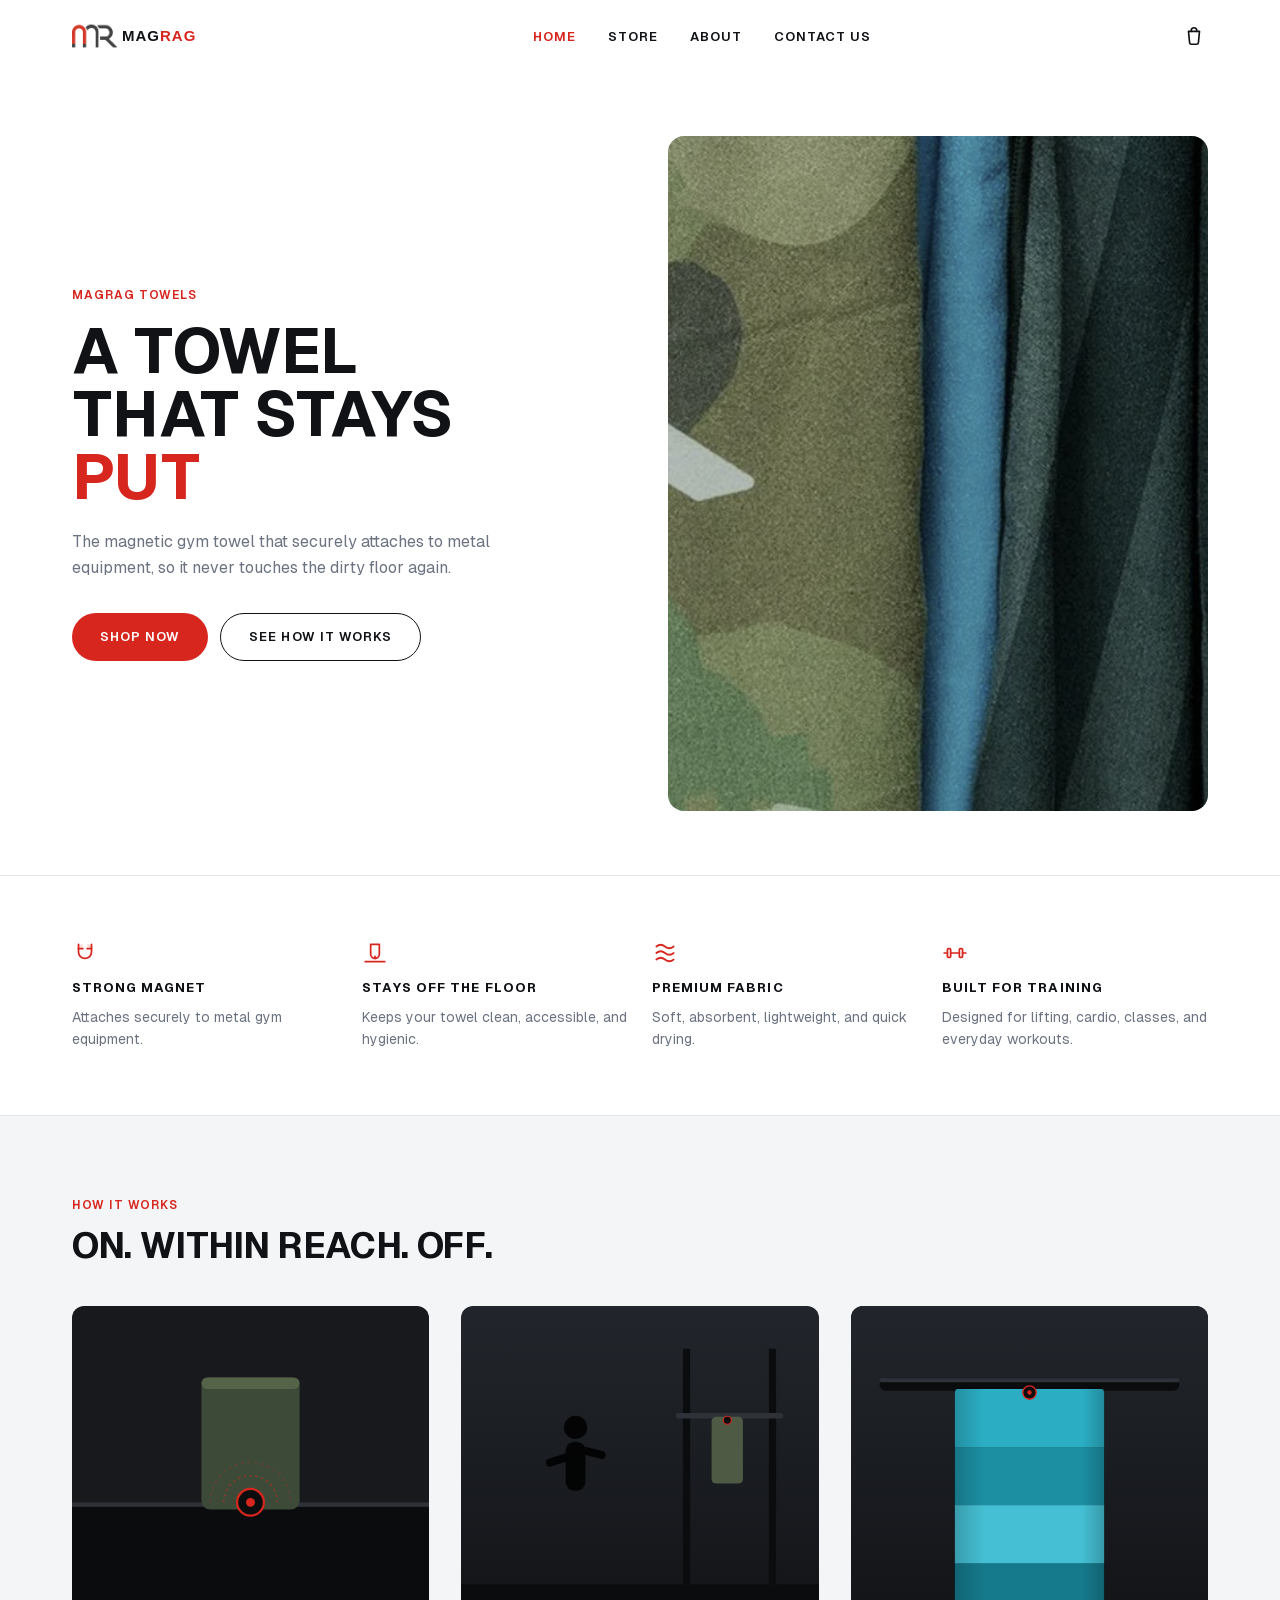
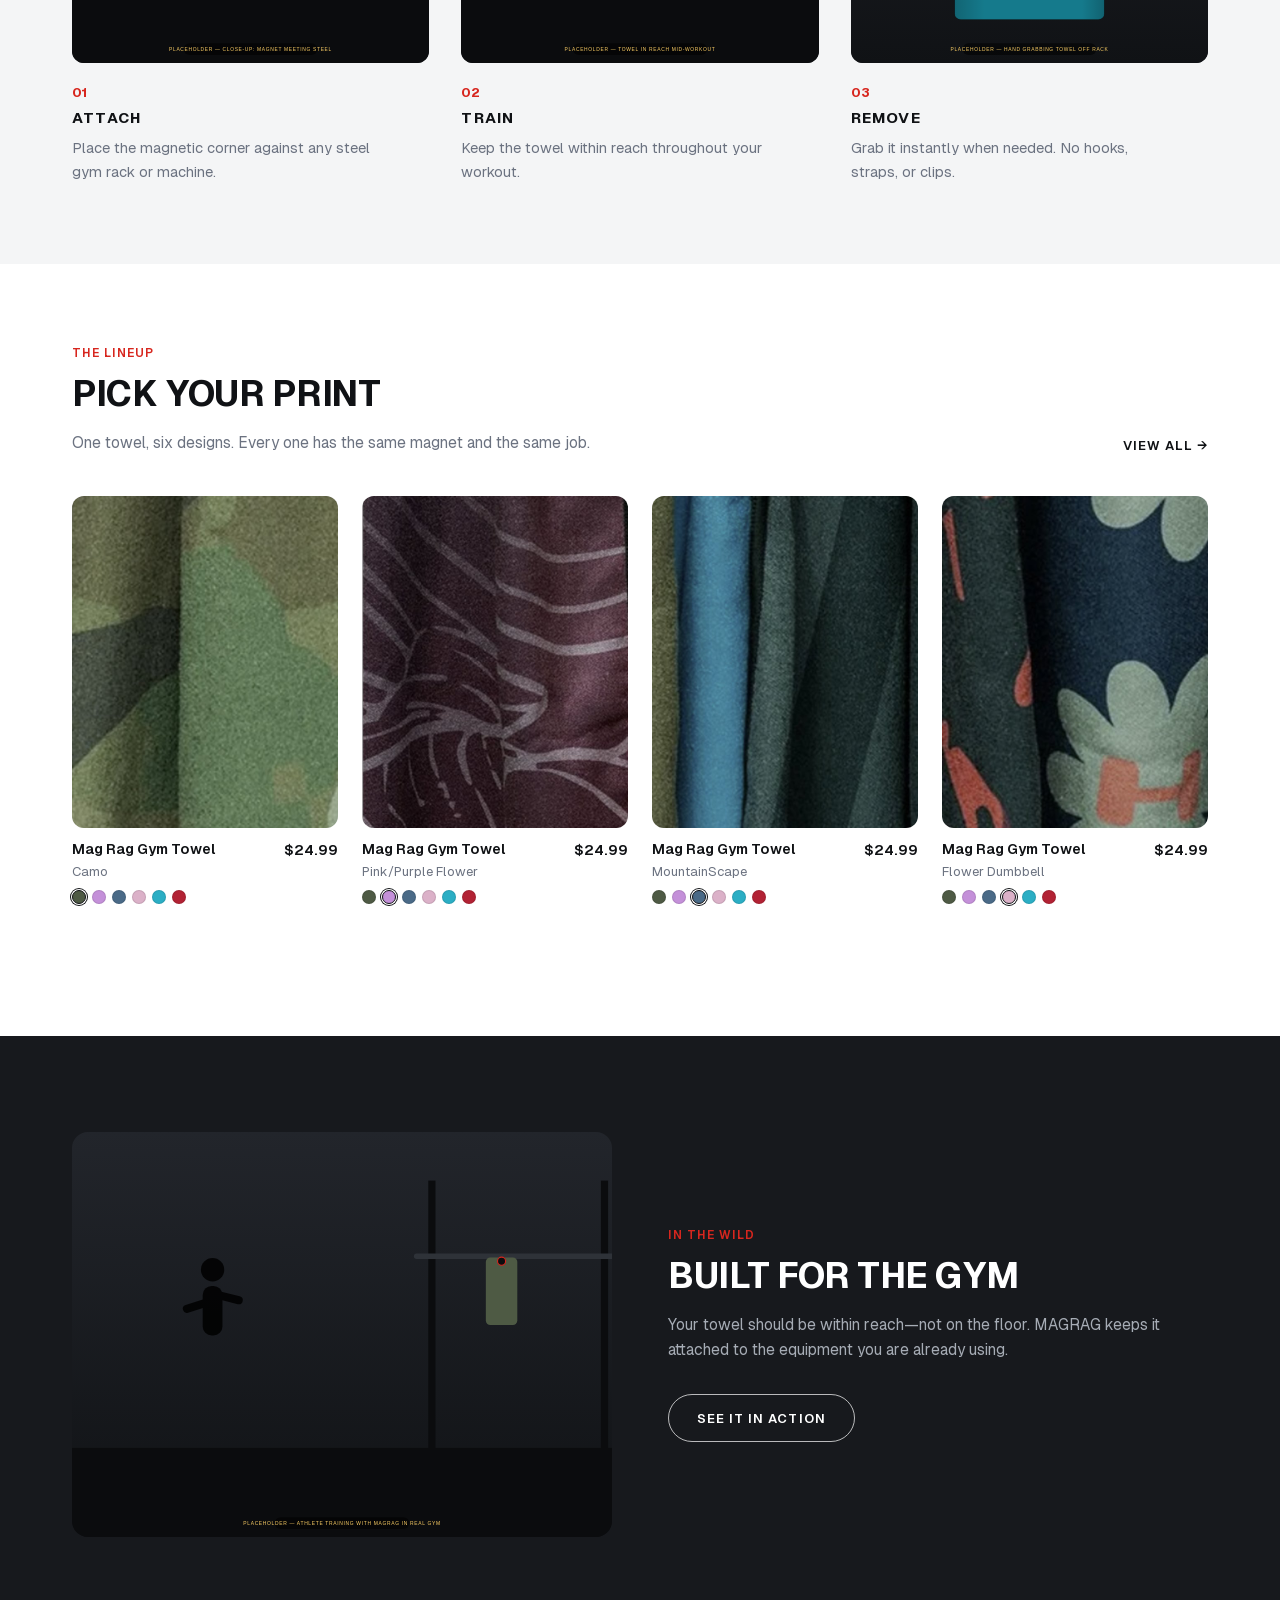
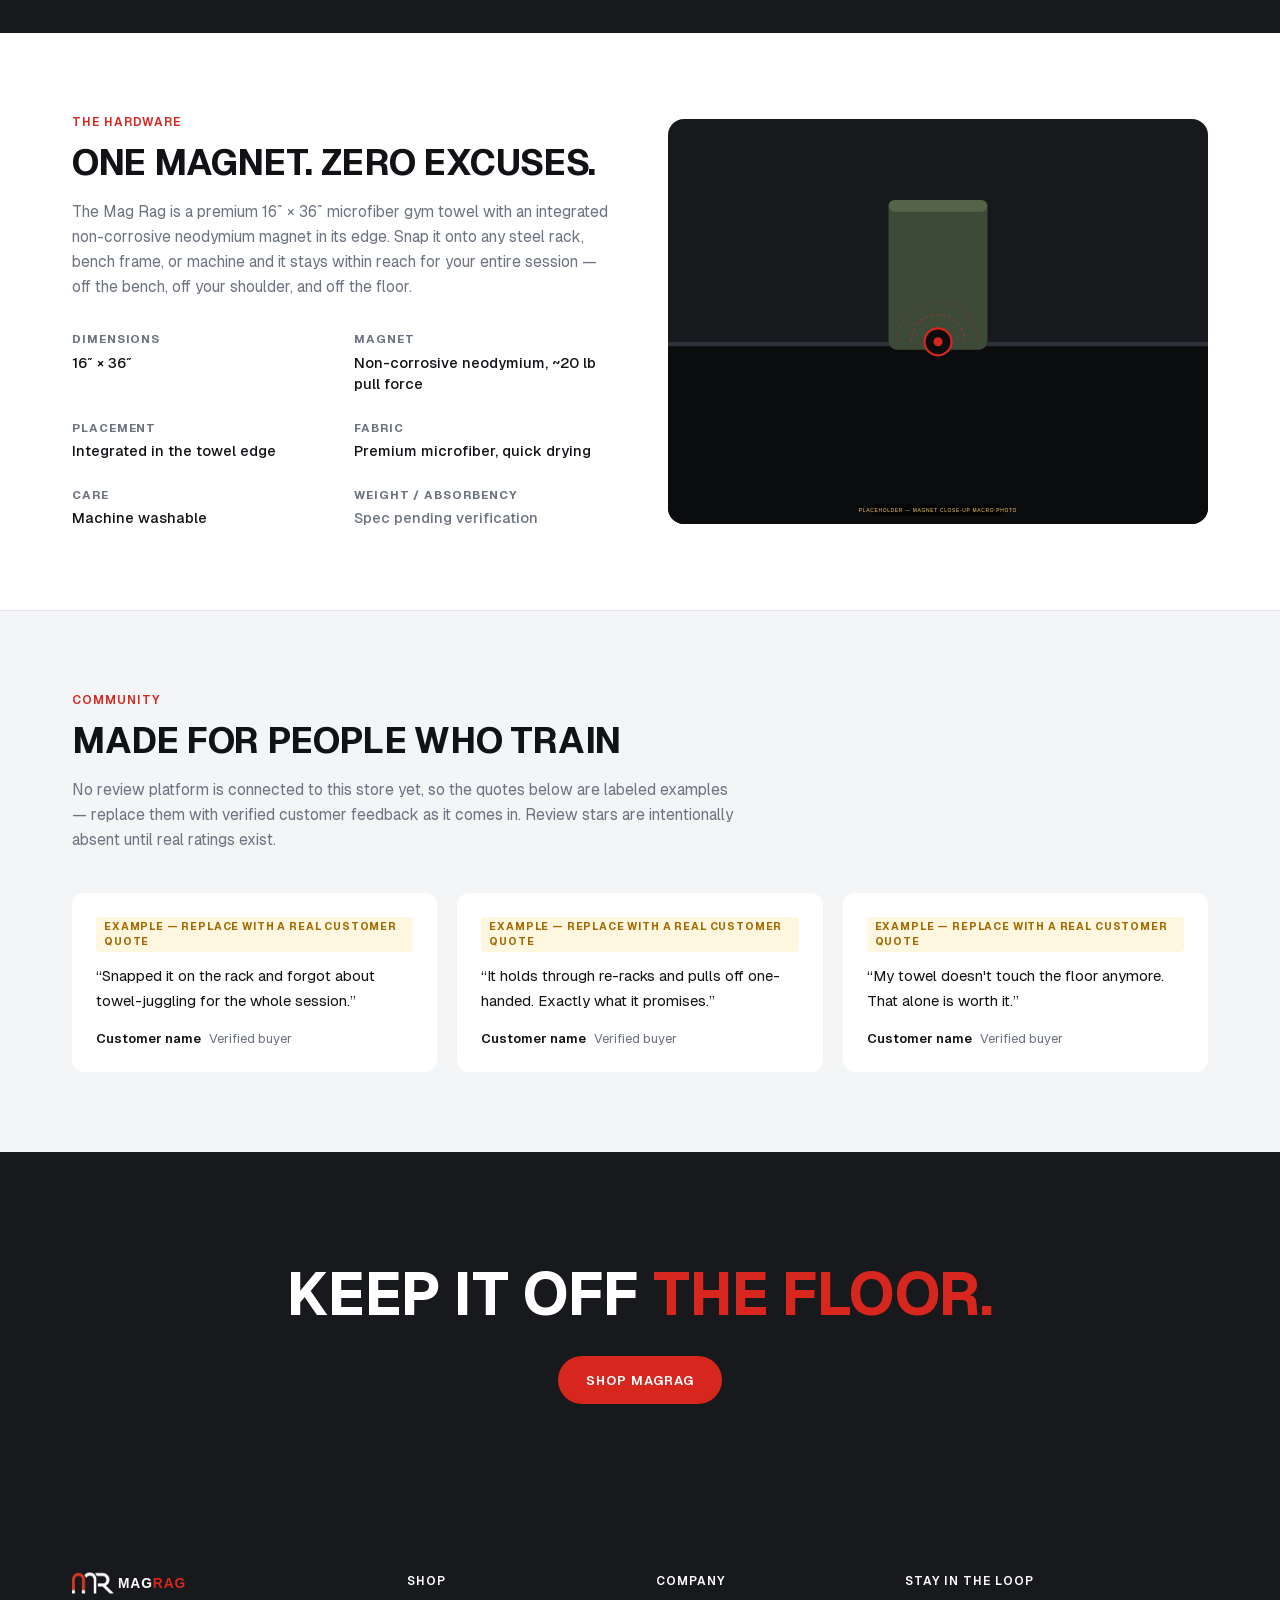
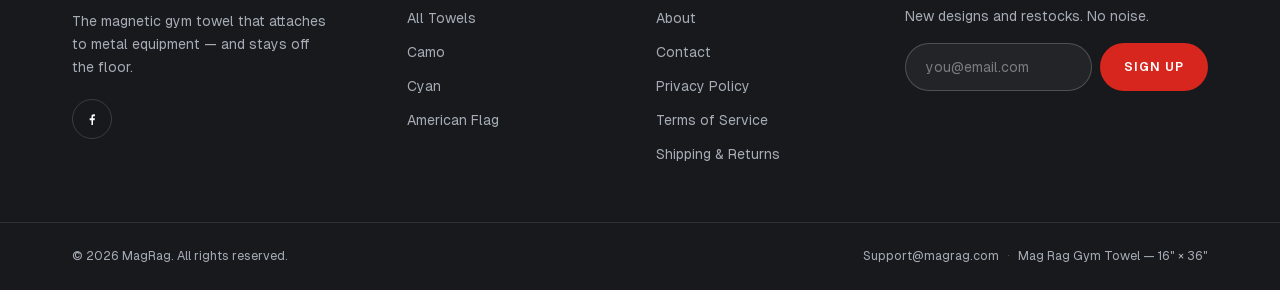
<file: index.html>
<!DOCTYPE html><html lang="en"><head><meta charSet="utf-8"/><meta name="viewport" content="width=device-width, initial-scale=1"/><link rel="preload" href="/_next/static/media/4473ecc91f70f139-s.p.woff" as="font" crossorigin="" type="font/woff"/><link rel="preload" as="image" href="/brand/logo.svg" fetchPriority="high"/><link rel="preload" as="image" href="/images/hero.svg" fetchPriority="high"/><link rel="stylesheet" href="/_next/static/css/0c84a08defd8dce1.css" data-precedence="next"/><link rel="preload" as="script" fetchPriority="low" href="/_next/static/chunks/webpack-116f3d2205d05b7d.js"/><script src="/_next/static/chunks/fd9d1056-1aca0e5f0471fbcc.js" async=""></script><script src="/_next/static/chunks/117-5af83c93b16e0331.js" async=""></script><script src="/_next/static/chunks/main-app-f581dd3b1c9926a2.js" async=""></script><script src="/_next/static/chunks/972-2456cd12eb8e5866.js" async=""></script><script src="/_next/static/chunks/878-cb7e1d4cad0d8b90.js" async=""></script><script src="/_next/static/chunks/app/page-526baf1f5d991c43.js" async=""></script><script src="/_next/static/chunks/app/layout-39187fbe0b17ae0e.js" async=""></script><title>MAGRAG — A Towel That Stays Put | Magnetic Gym Towels</title><meta name="description" content="The magnetic gym towel that securely attaches to metal equipment, so it never touches the dirty floor again. Shop MAGRAG."/><link rel="canonical" href="https://www.magrag.com/"/><meta property="og:title" content="MAGRAG — A Towel That Stays Put"/><meta property="og:description" content="The magnetic gym towel that securely attaches to metal equipment, so it never touches the dirty floor again."/><meta property="og:url" content="https://www.magrag.com/"/><meta property="og:site_name" content="MAGRAG"/><meta property="og:image" content="https://www.magrag.com/og.png"/><meta property="og:image:width" content="1200"/><meta property="og:image:height" content="630"/><meta property="og:image:alt" content="MAGRAG magnetic gym towel attached to a steel rack"/><meta property="og:type" content="website"/><meta name="twitter:card" content="summary_large_image"/><meta name="twitter:title" content="MAGRAG — A Towel That Stays Put"/><meta name="twitter:description" content="The magnetic gym towel that attaches to metal equipment and stays off the floor."/><meta name="twitter:image" content="https://www.magrag.com/og.png"/><meta name="twitter:image:width" content="1200"/><meta name="twitter:image:height" content="630"/><meta name="twitter:image:alt" content="MAGRAG magnetic gym towel attached to a steel rack"/><link rel="icon" href="/favicon.ico" type="image/x-icon" sizes="32x32"/><meta name="next-size-adjust"/><script src="/_next/static/chunks/polyfills-42372ed130431b0a.js" noModule=""></script></head><body class="__variable_1e4310 font-sans antialiased"><a href="#main" class="sr-only focus:not-sr-only focus:fixed focus:left-4 focus:top-4 focus:z-[100] focus:rounded-full focus:bg-ink focus:px-5 focus:py-3 focus:text-white">Skip to content</a><header class="sticky top-0 z-40 bg-white/95 backdrop-blur transition-shadow duration-300 "><div class="container-site flex h-16 items-center justify-between md:h-[72px]"><button type="button" class="flex h-11 w-11 items-center justify-center md:hidden -ml-2" aria-label="Open menu" aria-expanded="false" aria-controls="mobile-menu"><svg width="22" height="22" viewBox="0 0 24 24" stroke="currentColor" stroke-width="1.8" stroke-linecap="round" aria-hidden="true"><path d="M4 7h16M4 12h16M4 17h16"></path></svg></button><a class="absolute left-1/2 -translate-x-1/2 md:static md:translate-x-0" aria-label="MAGRAG home" href="/"><img alt="MAGRAG" fetchPriority="high" width="132" height="26" decoding="async" data-nimg="1" class="h-[22px] w-auto md:h-[24px]" style="color:transparent" src="/brand/logo.svg"/></a><nav aria-label="Main" class="hidden md:block"><ul class="flex items-center gap-8"><li><a aria-current="page" class="text-[13px] font-semibold uppercase tracking-label transition-colors text-brand" href="/">Home</a></li><li><a class="text-[13px] font-semibold uppercase tracking-label transition-colors text-ink hover:text-brand" href="/store/">Store</a></li><li><a class="text-[13px] font-semibold uppercase tracking-label transition-colors text-ink hover:text-brand" href="/about/">About</a></li><li><a class="text-[13px] font-semibold uppercase tracking-label transition-colors text-ink hover:text-brand" href="/contact/">Contact Us</a></li></ul></nav><a class="relative flex h-11 w-11 items-center justify-center -mr-2 text-ink hover:text-brand transition-colors" aria-label="Cart, 0 items" href="/cart/"><svg class="" width="22" height="22" viewBox="0 0 24 24" fill="none" stroke="currentColor" stroke-width="1.8" stroke-linecap="round" stroke-linejoin="round" aria-hidden="true"><path d="M6 7h12l-1.2 12.2a2 2 0 0 1-2 1.8H9.2a2 2 0 0 1-2-1.8L6 7Z"></path><path d="M9 7V6a3 3 0 0 1 6 0v1"></path></svg></a></div></header><div id="mobile-menu" role="dialog" aria-modal="true" aria-label="Navigation menu" class="fixed inset-0 z-50 md:hidden transition-[opacity,visibility] duration-300 ease-out invisible pointer-events-none opacity-0"><div class="absolute inset-0 bg-ink/40" aria-hidden="true"></div><div class="absolute inset-y-0 left-0 flex w-full max-w-[360px] flex-col bg-white shadow-2xl transition-transform duration-300 ease-out -translate-x-full"><div class="flex h-16 items-center justify-between border-b border-line px-5"><img alt="MAGRAG" loading="lazy" width="110" height="22" decoding="async" data-nimg="1" class="h-[20px] w-auto" style="color:transparent" src="/brand/logo.svg"/><button type="button" aria-label="Close menu" class="flex h-11 w-11 items-center justify-center -mr-2"><svg width="20" height="20" viewBox="0 0 24 24" stroke="currentColor" stroke-width="1.8" stroke-linecap="round" aria-hidden="true"><path d="M6 6l12 12M18 6L6 18"></path></svg></button></div><nav aria-label="Mobile" class="flex-1 overflow-y-auto px-5 py-4"><ul><li class="border-b border-line last:border-0"><a aria-current="page" class="flex min-h-[52px] items-center justify-between text-[15px] font-semibold uppercase tracking-label text-brand" href="/">Home<span aria-hidden="true" class="text-steel">→</span></a></li><li class="border-b border-line last:border-0"><a class="flex min-h-[52px] items-center justify-between text-[15px] font-semibold uppercase tracking-label text-ink" href="/store/">Store<span aria-hidden="true" class="text-steel">→</span></a></li><li class="border-b border-line last:border-0"><a class="flex min-h-[52px] items-center justify-between text-[15px] font-semibold uppercase tracking-label text-ink" href="/about/">About<span aria-hidden="true" class="text-steel">→</span></a></li><li class="border-b border-line last:border-0"><a class="flex min-h-[52px] items-center justify-between text-[15px] font-semibold uppercase tracking-label text-ink" href="/contact/">Contact Us<span aria-hidden="true" class="text-steel">→</span></a></li></ul></nav><div class="border-t border-line px-5 py-5"><p class="text-[12px] uppercase tracking-label text-steel">A towel that stays put.</p></div></div></div><main id="main"><section class="hairline-b"><div class="container-site grid items-center gap-10 py-12 md:min-h-[560px] md:grid-cols-2 md:gap-14 md:py-16"><div><p class="eyebrow">MAGRAG Towels</p><h1 class="h-display mt-4 text-[44px] md:text-[64px]">A towel<br/>that stays<br/><span class="text-brand">put</span></h1><p class="mt-5 max-w-[420px] text-[16px] leading-relaxed text-steel">The magnetic gym towel that securely attaches to metal equipment, so it never touches the dirty floor again.</p><div class="mt-8 flex flex-wrap gap-3"><a class="inline-flex items-center justify-center font-semibold uppercase tracking-label text-[13px] min-h-[48px] px-7 rounded-full transition-colors duration-200 ease-out select-none bg-brand text-white hover:bg-brand-dark " href="/store/">Shop now</a><a class="inline-flex items-center justify-center font-semibold uppercase tracking-label text-[13px] min-h-[48px] px-7 rounded-full transition-colors duration-200 ease-out select-none border border-ink text-ink hover:bg-ink hover:text-white " href="/#how-it-works">See how it works</a></div></div><div class="relative aspect-[4/5] overflow-hidden rounded-2xl"><img alt="Camo MAGRAG towel attached by its magnet to a black steel gym rack" fetchPriority="high" decoding="async" data-nimg="fill" class="object-cover" style="position:absolute;height:100%;width:100%;left:0;top:0;right:0;bottom:0;color:transparent" src="/images/hero.svg"/></div></div></section><section class="hairline-b" aria-label="Core benefits"><div class="container-site grid grid-cols-2 gap-x-6 gap-y-10 py-14 md:grid-cols-4 md:py-16"><div class="reveal  "><div><span class="text-brand"><svg width="26" height="26" viewBox="0 0 24 24" fill="none" stroke="currentColor" stroke-width="1.6" stroke-linecap="round" stroke-linejoin="round" aria-hidden="true"><path d="M6 4v7a6 6 0 0 0 12 0V4"></path><path d="M6 4h4v4H6zM14 4h4v4h-4z" fill="currentColor" stroke="none" opacity="0.15"></path><path d="M6 8h4M14 8h4"></path></svg></span><h3 class="mt-3 text-[13px] font-bold uppercase tracking-label text-ink">Strong magnet</h3><p class="mt-2 text-[14px] leading-relaxed text-steel">Attaches securely to metal gym equipment.</p></div></div><div class="reveal  " style="transition-delay:60ms"><div><span class="text-brand"><svg width="26" height="26" viewBox="0 0 24 24" fill="none" stroke="currentColor" stroke-width="1.6" stroke-linecap="round" stroke-linejoin="round" aria-hidden="true"><path d="M3 20h18"></path><path d="M8 4h8v9a4 4 0 0 1-8 0V4z"></path><path d="M12 17v-2" stroke-dasharray="2 3"></path></svg></span><h3 class="mt-3 text-[13px] font-bold uppercase tracking-label text-ink">Stays off the floor</h3><p class="mt-2 text-[14px] leading-relaxed text-steel">Keeps your towel clean, accessible, and hygienic.</p></div></div><div class="reveal  " style="transition-delay:120ms"><div><span class="text-brand"><svg width="26" height="26" viewBox="0 0 24 24" fill="none" stroke="currentColor" stroke-width="1.6" stroke-linecap="round" stroke-linejoin="round" aria-hidden="true"><path d="M4 6c2.5-2 5.5-2 8 0s5.5 2 8 0"></path><path d="M4 12c2.5-2 5.5-2 8 0s5.5 2 8 0"></path><path d="M4 18c2.5-2 5.5-2 8 0s5.5 2 8 0"></path></svg></span><h3 class="mt-3 text-[13px] font-bold uppercase tracking-label text-ink">Premium fabric</h3><p class="mt-2 text-[14px] leading-relaxed text-steel">Soft, absorbent, lightweight, and quick drying.</p></div></div><div class="reveal  " style="transition-delay:180ms"><div><span class="text-brand"><svg width="26" height="26" viewBox="0 0 24 24" fill="none" stroke="currentColor" stroke-width="1.6" stroke-linecap="round" stroke-linejoin="round" aria-hidden="true"><path d="M2 12h3M19 12h3"></path><rect x="5" y="8" width="3" height="8" rx="1"></rect><rect x="16" y="8" width="3" height="8" rx="1"></rect><path d="M8 12h8"></path></svg></span><h3 class="mt-3 text-[13px] font-bold uppercase tracking-label text-ink">Built for training</h3><p class="mt-2 text-[14px] leading-relaxed text-steel">Designed for lifting, cardio, classes, and everyday workouts.</p></div></div></div></section><section id="how-it-works" class="bg-mist"><div class="container-site py-16 md:py-20"><div class="max-w-2xl"><p class="eyebrow mb-3">How it works</p><h2 class="h-display text-3xl md:text-4xl text-ink">On. Within reach. Off.</h2></div><div class="mt-10 grid gap-8 md:grid-cols-3"><div class="reveal  "><div class="relative aspect-square overflow-hidden rounded-xl"><img alt="Close-up of the MAGRAG magnet attaching to a steel bar" loading="lazy" decoding="async" data-nimg="fill" class="object-cover" style="position:absolute;height:100%;width:100%;left:0;top:0;right:0;bottom:0;color:transparent" src="/images/step-attach.svg"/></div><p class="mt-5 text-[13px] font-bold text-brand">01</p><h3 class="mt-1 text-[15px] font-bold uppercase tracking-label text-ink">Attach</h3><p class="mt-2 max-w-[320px] text-[14.5px] leading-relaxed text-steel">Place the magnetic corner against any steel gym rack or machine.</p></div><div class="reveal  " style="transition-delay:80ms"><div class="relative aspect-square overflow-hidden rounded-xl"><img alt="MAGRAG towel hanging within reach during a workout" loading="lazy" decoding="async" data-nimg="fill" class="object-cover" style="position:absolute;height:100%;width:100%;left:0;top:0;right:0;bottom:0;color:transparent" src="/images/step-train.svg"/></div><p class="mt-5 text-[13px] font-bold text-brand">02</p><h3 class="mt-1 text-[15px] font-bold uppercase tracking-label text-ink">Train</h3><p class="mt-2 max-w-[320px] text-[14.5px] leading-relaxed text-steel">Keep the towel within reach throughout your workout.</p></div><div class="reveal  " style="transition-delay:160ms"><div class="relative aspect-square overflow-hidden rounded-xl"><img alt="Hand pulling the MAGRAG towel off a rack in one motion" loading="lazy" decoding="async" data-nimg="fill" class="object-cover" style="position:absolute;height:100%;width:100%;left:0;top:0;right:0;bottom:0;color:transparent" src="/images/step-remove.svg"/></div><p class="mt-5 text-[13px] font-bold text-brand">03</p><h3 class="mt-1 text-[15px] font-bold uppercase tracking-label text-ink">Remove</h3><p class="mt-2 max-w-[320px] text-[14.5px] leading-relaxed text-steel">Grab it instantly when needed. No hooks, straps, or clips.</p></div></div></div></section><section><div class="container-site py-16 md:py-20"><div class="flex items-end justify-between gap-6"><div class="max-w-2xl"><p class="eyebrow mb-3">The lineup</p><h2 class="h-display text-3xl md:text-4xl text-ink">Pick your print</h2><p class="mt-4 text-[15.5px] leading-relaxed text-steel">One towel, six designs. Every one has the same magnet and the same job.</p></div><a class="hidden shrink-0 text-[13px] font-semibold uppercase tracking-label text-ink underline-offset-4 hover:text-brand hover:underline md:block" href="/store/">View all →</a></div><div class="mt-10"><ul class="grid grid-cols-2 gap-x-4 gap-y-8 md:gap-x-6 md:grid-cols-4"><li><div class="group relative"><a class="block" aria-label="Mag Rag Gym Towel — Camo, $24.99" href="/store/mag-rag-gym-towel/?color=camo"><div class="relative aspect-[4/5] overflow-hidden rounded-xl bg-mist"><img alt="Mag Rag Gym Towel in Camo — flat product view" loading="lazy" decoding="async" data-nimg="fill" class="object-cover transition-opacity duration-300 ease-out group-hover:opacity-0" style="position:absolute;height:100%;width:100%;left:0;top:0;right:0;bottom:0;color:transparent" src="/images/camo-flat.svg"/><img alt="" loading="lazy" decoding="async" data-nimg="fill" class="object-cover opacity-0 transition-opacity duration-300 ease-out group-hover:opacity-100" style="position:absolute;height:100%;width:100%;left:0;top:0;right:0;bottom:0;color:transparent" src="/images/camo-rack.svg"/></div><div class="mt-3 flex items-start justify-between gap-3"><div><h3 class="text-[14.5px] font-semibold leading-snug text-ink">Mag Rag Gym Towel</h3><p class="mt-0.5 text-[13px] text-steel">Camo</p></div><p class="text-[14.5px] font-semibold text-ink">$24.99</p></div></a><div class="mt-2 flex items-center gap-1.5" aria-hidden="true"><span class="h-3.5 w-3.5 rounded-full border border-ink ring-1 ring-ink ring-offset-1" style="background-color:#4E5A44"></span><span class="h-3.5 w-3.5 rounded-full border border-black/10" style="background-color:#C490D9"></span><span class="h-3.5 w-3.5 rounded-full border border-black/10" style="background-color:#4A6A87"></span><span class="h-3.5 w-3.5 rounded-full border border-black/10" style="background-color:#DBB1C8"></span><span class="h-3.5 w-3.5 rounded-full border border-black/10" style="background-color:#2BAEC4"></span><span class="h-3.5 w-3.5 rounded-full border border-black/10" style="background-color:#B22234"></span></div><button type="button" class="mt-3 w-full rounded-full border py-2.5 text-[12px] font-semibold uppercase tracking-label transition-all duration-200 md:opacity-0 md:group-hover:opacity-100 md:focus-visible:opacity-100 border-line text-ink hover:border-ink">Quick add</button></div></li><li><div class="group relative"><a class="block" aria-label="Mag Rag Gym Towel — Pink/Purple Flower, $24.99" href="/store/mag-rag-gym-towel/?color=pink-purple-flower"><div class="relative aspect-[4/5] overflow-hidden rounded-xl bg-mist"><img alt="Mag Rag Gym Towel in Pink/Purple Flower — flat product view" loading="lazy" decoding="async" data-nimg="fill" class="object-cover transition-opacity duration-300 ease-out group-hover:opacity-0" style="position:absolute;height:100%;width:100%;left:0;top:0;right:0;bottom:0;color:transparent" src="/images/pink-purple-flower-flat.svg"/><img alt="" loading="lazy" decoding="async" data-nimg="fill" class="object-cover opacity-0 transition-opacity duration-300 ease-out group-hover:opacity-100" style="position:absolute;height:100%;width:100%;left:0;top:0;right:0;bottom:0;color:transparent" src="/images/pink-purple-flower-rack.svg"/></div><div class="mt-3 flex items-start justify-between gap-3"><div><h3 class="text-[14.5px] font-semibold leading-snug text-ink">Mag Rag Gym Towel</h3><p class="mt-0.5 text-[13px] text-steel">Pink/Purple Flower</p></div><p class="text-[14.5px] font-semibold text-ink">$24.99</p></div></a><div class="mt-2 flex items-center gap-1.5" aria-hidden="true"><span class="h-3.5 w-3.5 rounded-full border border-black/10" style="background-color:#4E5A44"></span><span class="h-3.5 w-3.5 rounded-full border border-ink ring-1 ring-ink ring-offset-1" style="background-color:#C490D9"></span><span class="h-3.5 w-3.5 rounded-full border border-black/10" style="background-color:#4A6A87"></span><span class="h-3.5 w-3.5 rounded-full border border-black/10" style="background-color:#DBB1C8"></span><span class="h-3.5 w-3.5 rounded-full border border-black/10" style="background-color:#2BAEC4"></span><span class="h-3.5 w-3.5 rounded-full border border-black/10" style="background-color:#B22234"></span></div><button type="button" class="mt-3 w-full rounded-full border py-2.5 text-[12px] font-semibold uppercase tracking-label transition-all duration-200 md:opacity-0 md:group-hover:opacity-100 md:focus-visible:opacity-100 border-line text-ink hover:border-ink">Quick add</button></div></li><li><div class="group relative"><a class="block" aria-label="Mag Rag Gym Towel — MountainScape, $24.99" href="/store/mag-rag-gym-towel/?color=mountainscape"><div class="relative aspect-[4/5] overflow-hidden rounded-xl bg-mist"><img alt="Mag Rag Gym Towel in MountainScape — flat product view" loading="lazy" decoding="async" data-nimg="fill" class="object-cover transition-opacity duration-300 ease-out group-hover:opacity-0" style="position:absolute;height:100%;width:100%;left:0;top:0;right:0;bottom:0;color:transparent" src="/images/mountainscape-flat.svg"/><img alt="" loading="lazy" decoding="async" data-nimg="fill" class="object-cover opacity-0 transition-opacity duration-300 ease-out group-hover:opacity-100" style="position:absolute;height:100%;width:100%;left:0;top:0;right:0;bottom:0;color:transparent" src="/images/mountainscape-rack.svg"/></div><div class="mt-3 flex items-start justify-between gap-3"><div><h3 class="text-[14.5px] font-semibold leading-snug text-ink">Mag Rag Gym Towel</h3><p class="mt-0.5 text-[13px] text-steel">MountainScape</p></div><p class="text-[14.5px] font-semibold text-ink">$24.99</p></div></a><div class="mt-2 flex items-center gap-1.5" aria-hidden="true"><span class="h-3.5 w-3.5 rounded-full border border-black/10" style="background-color:#4E5A44"></span><span class="h-3.5 w-3.5 rounded-full border border-black/10" style="background-color:#C490D9"></span><span class="h-3.5 w-3.5 rounded-full border border-ink ring-1 ring-ink ring-offset-1" style="background-color:#4A6A87"></span><span class="h-3.5 w-3.5 rounded-full border border-black/10" style="background-color:#DBB1C8"></span><span class="h-3.5 w-3.5 rounded-full border border-black/10" style="background-color:#2BAEC4"></span><span class="h-3.5 w-3.5 rounded-full border border-black/10" style="background-color:#B22234"></span></div><button type="button" class="mt-3 w-full rounded-full border py-2.5 text-[12px] font-semibold uppercase tracking-label transition-all duration-200 md:opacity-0 md:group-hover:opacity-100 md:focus-visible:opacity-100 border-line text-ink hover:border-ink">Quick add</button></div></li><li><div class="group relative"><a class="block" aria-label="Mag Rag Gym Towel — Flower Dumbbell, $24.99" href="/store/mag-rag-gym-towel/?color=flower-dumbbell"><div class="relative aspect-[4/5] overflow-hidden rounded-xl bg-mist"><img alt="Mag Rag Gym Towel in Flower Dumbbell — flat product view" loading="lazy" decoding="async" data-nimg="fill" class="object-cover transition-opacity duration-300 ease-out group-hover:opacity-0" style="position:absolute;height:100%;width:100%;left:0;top:0;right:0;bottom:0;color:transparent" src="/images/flower-dumbbell-flat.svg"/><img alt="" loading="lazy" decoding="async" data-nimg="fill" class="object-cover opacity-0 transition-opacity duration-300 ease-out group-hover:opacity-100" style="position:absolute;height:100%;width:100%;left:0;top:0;right:0;bottom:0;color:transparent" src="/images/flower-dumbbell-rack.svg"/></div><div class="mt-3 flex items-start justify-between gap-3"><div><h3 class="text-[14.5px] font-semibold leading-snug text-ink">Mag Rag Gym Towel</h3><p class="mt-0.5 text-[13px] text-steel">Flower Dumbbell</p></div><p class="text-[14.5px] font-semibold text-ink">$24.99</p></div></a><div class="mt-2 flex items-center gap-1.5" aria-hidden="true"><span class="h-3.5 w-3.5 rounded-full border border-black/10" style="background-color:#4E5A44"></span><span class="h-3.5 w-3.5 rounded-full border border-black/10" style="background-color:#C490D9"></span><span class="h-3.5 w-3.5 rounded-full border border-black/10" style="background-color:#4A6A87"></span><span class="h-3.5 w-3.5 rounded-full border border-ink ring-1 ring-ink ring-offset-1" style="background-color:#DBB1C8"></span><span class="h-3.5 w-3.5 rounded-full border border-black/10" style="background-color:#2BAEC4"></span><span class="h-3.5 w-3.5 rounded-full border border-black/10" style="background-color:#B22234"></span></div><button type="button" class="mt-3 w-full rounded-full border py-2.5 text-[12px] font-semibold uppercase tracking-label transition-all duration-200 md:opacity-0 md:group-hover:opacity-100 md:focus-visible:opacity-100 border-line text-ink hover:border-ink">Quick add</button></div></li></ul></div><div class="mt-8 md:hidden"><a class="inline-flex items-center justify-center font-semibold uppercase tracking-label text-[13px] min-h-[48px] px-7 rounded-full transition-colors duration-200 ease-out select-none border border-ink text-ink hover:bg-ink hover:text-white w-full" href="/store/">View all designs</a></div></div></section><section class="bg-charcoal text-white"><div class="container-site grid items-center gap-10 py-16 md:grid-cols-2 md:gap-14 md:py-24"><div class="reveal  "><div class="relative aspect-video overflow-hidden rounded-2xl md:aspect-[4/3]"><img alt="Athlete training in a real gym with a MAGRAG towel attached to the rack beside them" loading="lazy" decoding="async" data-nimg="fill" class="object-cover" style="position:absolute;height:100%;width:100%;left:0;top:0;right:0;bottom:0;color:transparent" src="/images/lifestyle-gym.svg"/></div></div><div><div class="max-w-2xl"><p class="eyebrow mb-3">In the wild</p><h2 class="h-display text-3xl md:text-4xl text-white">Built for the gym</h2><p class="mt-4 text-[15.5px] leading-relaxed text-steel-dark">Your towel should be within reach—not on the floor. MAGRAG keeps it attached to the equipment you are already using.</p></div><div class="mt-8"><a class="inline-flex items-center justify-center font-semibold uppercase tracking-label text-[13px] min-h-[48px] px-7 rounded-full transition-colors duration-200 ease-out select-none border border-white/70 text-white hover:bg-white hover:text-ink " href="/#how-it-works">See it in action</a></div></div></div></section><section class="hairline-b"><div class="container-site grid items-center gap-10 py-16 md:grid-cols-2 md:gap-14 md:py-20"><div class="order-2 md:order-1"><div class="max-w-2xl"><p class="eyebrow mb-3">The hardware</p><h2 class="h-display text-3xl md:text-4xl text-ink">One magnet. Zero excuses.</h2><p class="mt-4 text-[15.5px] leading-relaxed text-steel">The Mag Rag is a premium 16″ × 36″ microfiber gym towel with an integrated non-corrosive neodymium magnet in its edge. Snap it onto any steel rack, bench frame, or machine and it stays within reach for your entire session — off the bench, off your shoulder, and off the floor.</p></div><dl class="mt-8 grid grid-cols-2 gap-x-6 gap-y-6"><div><dt class="text-[11.5px] font-bold uppercase tracking-label text-steel">Dimensions</dt><dd class="mt-1 text-[14.5px] font-medium text-ink">16″ × 36″</dd></div><div><dt class="text-[11.5px] font-bold uppercase tracking-label text-steel">Magnet</dt><dd class="mt-1 text-[14.5px] font-medium text-ink">Non-corrosive neodymium, <!-- -->~20 lb pull force</dd></div><div><dt class="text-[11.5px] font-bold uppercase tracking-label text-steel">Placement</dt><dd class="mt-1 text-[14.5px] font-medium text-ink">Integrated in the towel edge</dd></div><div><dt class="text-[11.5px] font-bold uppercase tracking-label text-steel">Fabric</dt><dd class="mt-1 text-[14.5px] font-medium text-ink">Premium microfiber, quick drying</dd></div><div><dt class="text-[11.5px] font-bold uppercase tracking-label text-steel">Care</dt><dd class="mt-1 text-[14.5px] font-medium text-ink">Machine washable</dd></div><div><dt class="text-[11.5px] font-bold uppercase tracking-label text-steel">Weight / absorbency</dt><dd class="mt-1 text-[14.5px] font-medium text-steel">Spec pending verification</dd></div></dl></div><div class="reveal  order-1 md:order-2"><div class="relative aspect-[4/3] overflow-hidden rounded-2xl"><img alt="Macro close-up of the neodymium magnet integrated into the MAGRAG towel edge, attached to steel" loading="lazy" decoding="async" data-nimg="fill" class="object-cover" style="position:absolute;height:100%;width:100%;left:0;top:0;right:0;bottom:0;color:transparent" src="/images/magnet-macro.svg"/></div></div></div></section><section class="bg-mist"><div class="container-site py-16 md:py-20"><div class="max-w-2xl"><p class="eyebrow mb-3">Community</p><h2 class="h-display text-3xl md:text-4xl text-ink">Made for people who train</h2><p class="mt-4 text-[15.5px] leading-relaxed text-steel">No review platform is connected to this store yet, so the quotes below are labeled examples — replace them with verified customer feedback as it comes in. Review stars are intentionally absent until real ratings exist.</p></div><div class="mt-10 grid gap-5 md:grid-cols-3"><div class="reveal  "><figure class="rounded-xl bg-white p-6"><p class="mb-3 inline-block rounded bg-[#FFF6E0] px-2 py-0.5 text-[10.5px] font-bold uppercase tracking-label text-[#A06A00]">Example — replace with a real customer quote</p><blockquote class="text-[15px] leading-relaxed text-ink">“<!-- -->Snapped it on the rack and forgot about towel-juggling for the whole session.<!-- -->”</blockquote><figcaption class="mt-4 text-[13px] font-semibold text-ink">Customer name<span class="ml-2 font-normal text-steel">Verified buyer</span></figcaption></figure></div><div class="reveal  " style="transition-delay:80ms"><figure class="rounded-xl bg-white p-6"><p class="mb-3 inline-block rounded bg-[#FFF6E0] px-2 py-0.5 text-[10.5px] font-bold uppercase tracking-label text-[#A06A00]">Example — replace with a real customer quote</p><blockquote class="text-[15px] leading-relaxed text-ink">“<!-- -->It holds through re-racks and pulls off one-handed. Exactly what it promises.<!-- -->”</blockquote><figcaption class="mt-4 text-[13px] font-semibold text-ink">Customer name<span class="ml-2 font-normal text-steel">Verified buyer</span></figcaption></figure></div><div class="reveal  " style="transition-delay:160ms"><figure class="rounded-xl bg-white p-6"><p class="mb-3 inline-block rounded bg-[#FFF6E0] px-2 py-0.5 text-[10.5px] font-bold uppercase tracking-label text-[#A06A00]">Example — replace with a real customer quote</p><blockquote class="text-[15px] leading-relaxed text-ink">“<!-- -->My towel doesn&#x27;t touch the floor anymore. That alone is worth it.<!-- -->”</blockquote><figcaption class="mt-4 text-[13px] font-semibold text-ink">Customer name<span class="ml-2 font-normal text-steel">Verified buyer</span></figcaption></figure></div></div></div></section><section class="bg-charcoal"><div class="container-site py-20 text-center md:py-28"><h2 class="h-display text-4xl text-white md:text-6xl">Keep it off <span class="text-brand">the floor.</span></h2><div class="mt-8"><a class="inline-flex items-center justify-center font-semibold uppercase tracking-label text-[13px] min-h-[48px] px-7 rounded-full transition-colors duration-200 ease-out select-none bg-brand text-white hover:bg-brand-dark " href="/store/">Shop MAGRAG</a></div></div></section></main><footer class="bg-charcoal text-steel-dark"><div class="container-site grid gap-10 py-14 md:grid-cols-[1.4fr_1fr_1fr_1.4fr] md:gap-8"><div><img alt="MAGRAG" loading="lazy" width="132" height="26" decoding="async" data-nimg="1" class="h-[22px] w-auto" style="color:transparent" src="/brand/logo-white.svg"/><p class="mt-4 max-w-[260px] text-[14px] leading-relaxed">The magnetic gym towel that attaches to metal equipment — and stays off the floor.</p><div class="mt-5 flex gap-4"><a href="https://www.facebook.com/" target="_blank" rel="noopener noreferrer" aria-label="MAGRAG on Facebook" class="flex h-10 w-10 items-center justify-center rounded-full border border-white/15 text-white transition-colors hover:border-brand hover:text-brand"><svg width="16" height="16" viewBox="0 0 24 24" fill="currentColor" aria-hidden="true"><path d="M13.5 21v-7h2.4l.4-3h-2.8V9.2c0-.9.3-1.5 1.6-1.5h1.3V5.1c-.2 0-1-.1-1.9-.1-1.9 0-3.3 1.2-3.3 3.4V11H8.5v3h2.7v7h2.3Z"></path></svg></a></div></div><nav aria-label="Shop"><h2 class="text-[12px] font-semibold uppercase tracking-label text-white">Shop</h2><ul class="mt-4 space-y-2.5"><li><a class="text-[14px] transition-colors hover:text-white" href="/store/">All Towels</a></li><li><a class="text-[14px] transition-colors hover:text-white" href="/store/?color=camo">Camo</a></li><li><a class="text-[14px] transition-colors hover:text-white" href="/store/?color=cyan">Cyan</a></li><li><a class="text-[14px] transition-colors hover:text-white" href="/store/?color=american-flag">American Flag</a></li></ul></nav><nav aria-label="Company"><h2 class="text-[12px] font-semibold uppercase tracking-label text-white">Company</h2><ul class="mt-4 space-y-2.5"><li><a class="text-[14px] transition-colors hover:text-white" href="/about/">About</a></li><li><a class="text-[14px] transition-colors hover:text-white" href="/contact/">Contact</a></li><li><a class="text-[14px] transition-colors hover:text-white" href="/privacy-policy/">Privacy Policy</a></li><li><a class="text-[14px] transition-colors hover:text-white" href="/terms-of-service/">Terms of Service</a></li><li><a class="text-[14px] transition-colors hover:text-white" href="/shipping-returns/">Shipping &amp; Returns</a></li></ul></nav><div><h2 class="text-[12px] font-semibold uppercase tracking-label text-white">Stay in the loop</h2><p class="mt-4 text-[14px]">New designs and restocks. No noise.</p><form noValidate="" class="mt-4"><div class="flex gap-2"><label for="newsletter-email-d" class="sr-only">Email address</label><input id="newsletter-email-d" type="email" autoComplete="email" placeholder="you@email.com" aria-invalid="false" class="h-12 w-full min-w-0 flex-1 rounded-full border px-5 text-[14px] outline-none transition-colors border-white/20 bg-white/5 text-white placeholder:text-white/40 focus:border-white/50 " value=""/><button type="submit" class="h-12 shrink-0 rounded-full bg-brand px-6 text-[12.5px] font-semibold uppercase tracking-label text-white transition-colors hover:bg-brand-dark">Sign up</button></div></form></div></div><div class="border-t border-white/10"><div class="container-site flex flex-col items-start justify-between gap-3 py-6 text-[12.5px] md:flex-row md:items-center"><p>© <!-- -->2026<!-- --> <!-- -->MagRag<!-- -->. All rights reserved.</p><p><a href="mailto:Support@magrag.com" class="hover:text-white transition-colors">Support@magrag.com</a><span class="mx-2 opacity-40">·</span>Mag Rag Gym Towel<!-- --> — <!-- -->16&quot; × 36&quot;</p></div></div></footer><script type="application/ld+json">{"@context":"https://schema.org","@type":"Organization","name":"MAGRAG","url":"https://www.magrag.com","logo":"https://www.magrag.com/brand/logo.svg","email":"Support@magrag.com","sameAs":["https://www.facebook.com/"]}</script><script src="/_next/static/chunks/webpack-116f3d2205d05b7d.js" async=""></script><script>(self.__next_f=self.__next_f||[]).push([0]);self.__next_f.push([2,null])</script><script>self.__next_f.push([1,"1:HL[\"/_next/static/media/4473ecc91f70f139-s.p.woff\",\"font\",{\"crossOrigin\":\"\",\"type\":\"font/woff\"}]\n2:HL[\"/_next/static/css/0c84a08defd8dce1.css\",\"style\"]\n"])</script><script>self.__next_f.push([1,"3:I[2846,[],\"\"]\n5:I[2972,[\"972\",\"static/chunks/972-2456cd12eb8e5866.js\",\"878\",\"static/chunks/878-cb7e1d4cad0d8b90.js\",\"931\",\"static/chunks/app/page-526baf1f5d991c43.js\"],\"\"]\n6:I[5878,[\"972\",\"static/chunks/972-2456cd12eb8e5866.js\",\"878\",\"static/chunks/878-cb7e1d4cad0d8b90.js\",\"931\",\"static/chunks/app/page-526baf1f5d991c43.js\"],\"Image\"]\n7:I[629,[\"972\",\"static/chunks/972-2456cd12eb8e5866.js\",\"878\",\"static/chunks/878-cb7e1d4cad0d8b90.js\",\"931\",\"static/chunks/app/page-526baf1f5d991c43.js\"],\"default\"]\n8:I[9048,[\"972\",\"static/chunks/972-2456cd12eb8e5866.js\",\"878\",\"static/chunks/878-cb7e1d4cad0d8b90.js\",\"931\",\"static/chunks/app/page-526baf1f5d991c43.js\"],\"default\"]\n9:I[1733,[\"972\",\"static/chunks/972-2456cd12eb8e5866.js\",\"878\",\"static/chunks/878-cb7e1d4cad0d8b90.js\",\"185\",\"static/chunks/app/layout-39187fbe0b17ae0e.js\"],\"CartProvider\"]\na:I[9604,[\"972\",\"static/chunks/972-2456cd12eb8e5866.js\",\"878\",\"static/chunks/878-cb7e1d4cad0d8b90.js\",\"185\",\"static/chunks/app/layout-39187fbe0b17ae0e.js\"],\"default\"]\nb:I[4707,[],\"\"]\nc:I[6423,[],\"\"]\nd:I[1186,[\"972\",\"static/chunks/972-2456cd12eb8e5866.js\",\"878\",\"static/chunks/878-cb7e1d4cad0d8b90.js\",\"185\",\"static/chunks/app/layout-39187fbe0b17ae0e.js\"],\"default\"]\nf:I[1060,[],\"\"]\n10:[]\n"])</script><script>self.__next_f.push([1,"0:[\"$\",\"$L3\",null,{\"buildId\":\"vhMzN_mdmi-6NONWQrYbO\",\"assetPrefix\":\"\",\"urlParts\":[\"\",\"\"],\"initialTree\":[\"\",{\"children\":[\"__PAGE__\",{}]},\"$undefined\",\"$undefined\",true],\"initialSeedData\":[\"\",{\"children\":[\"__PAGE__\",{},[[\"$L4\",[[\"$\",\"section\",null,{\"className\":\"hairline-b\",\"children\":[\"$\",\"div\",null,{\"className\":\"container-site grid items-center gap-10 py-12 md:min-h-[560px] md:grid-cols-2 md:gap-14 md:py-16\",\"children\":[[\"$\",\"div\",null,{\"children\":[[\"$\",\"p\",null,{\"className\":\"eyebrow\",\"children\":\"MAGRAG Towels\"}],[\"$\",\"h1\",null,{\"className\":\"h-display mt-4 text-[44px] md:text-[64px]\",\"children\":[\"A towel\",[\"$\",\"br\",null,{}],\"that stays\",[\"$\",\"br\",null,{}],[\"$\",\"span\",null,{\"className\":\"text-brand\",\"children\":\"put\"}]]}],[\"$\",\"p\",null,{\"className\":\"mt-5 max-w-[420px] text-[16px] leading-relaxed text-steel\",\"children\":\"The magnetic gym towel that securely attaches to metal equipment, so it never touches the dirty floor again.\"}],[\"$\",\"div\",null,{\"className\":\"mt-8 flex flex-wrap gap-3\",\"children\":[[\"$\",\"$L5\",null,{\"href\":\"/store\",\"className\":\"inline-flex items-center justify-center font-semibold uppercase tracking-label text-[13px] min-h-[48px] px-7 rounded-full transition-colors duration-200 ease-out select-none bg-brand text-white hover:bg-brand-dark \",\"children\":\"Shop now\"}],[\"$\",\"$L5\",null,{\"href\":\"/#how-it-works\",\"className\":\"inline-flex items-center justify-center font-semibold uppercase tracking-label text-[13px] min-h-[48px] px-7 rounded-full transition-colors duration-200 ease-out select-none border border-ink text-ink hover:bg-ink hover:text-white \",\"children\":\"See how it works\"}]]}]]}],[\"$\",\"div\",null,{\"className\":\"relative aspect-[4/5] overflow-hidden rounded-2xl\",\"children\":[\"$\",\"$L6\",null,{\"src\":\"/images/hero.svg\",\"alt\":\"Camo MAGRAG towel attached by its magnet to a black steel gym rack\",\"fill\":true,\"sizes\":\"(max-width: 768px) 100vw, 50vw\",\"priority\":true,\"unoptimized\":true,\"className\":\"object-cover\"}]}]]}]}],[\"$\",\"section\",null,{\"className\":\"hairline-b\",\"aria-label\":\"Core benefits\",\"children\":[\"$\",\"div\",null,{\"className\":\"container-site grid grid-cols-2 gap-x-6 gap-y-10 py-14 md:grid-cols-4 md:py-16\",\"children\":[[\"$\",\"$L7\",null,{\"children\":[\"$\",\"div\",null,{\"children\":[[\"$\",\"span\",null,{\"className\":\"text-brand\",\"children\":[\"$\",\"svg\",null,{\"width\":26,\"height\":26,\"viewBox\":\"0 0 24 24\",\"fill\":\"none\",\"stroke\":\"currentColor\",\"strokeWidth\":1.6,\"strokeLinecap\":\"round\",\"strokeLinejoin\":\"round\",\"aria-hidden\":true,\"children\":[[\"$\",\"path\",null,{\"d\":\"M6 4v7a6 6 0 0 0 12 0V4\"}],[\"$\",\"path\",null,{\"d\":\"M6 4h4v4H6zM14 4h4v4h-4z\",\"fill\":\"currentColor\",\"stroke\":\"none\",\"opacity\":\"0.15\"}],[\"$\",\"path\",null,{\"d\":\"M6 8h4M14 8h4\"}]]}]}],[\"$\",\"h3\",null,{\"className\":\"mt-3 text-[13px] font-bold uppercase tracking-label text-ink\",\"children\":\"Strong magnet\"}],[\"$\",\"p\",null,{\"className\":\"mt-2 text-[14px] leading-relaxed text-steel\",\"children\":\"Attaches securely to metal gym equipment.\"}]]}]}],[\"$\",\"$L7\",null,{\"delay\":60,\"children\":[\"$\",\"div\",null,{\"children\":[[\"$\",\"span\",null,{\"className\":\"text-brand\",\"children\":[\"$\",\"svg\",null,{\"width\":26,\"height\":26,\"viewBox\":\"0 0 24 24\",\"fill\":\"none\",\"stroke\":\"currentColor\",\"strokeWidth\":1.6,\"strokeLinecap\":\"round\",\"strokeLinejoin\":\"round\",\"aria-hidden\":true,\"children\":[[\"$\",\"path\",null,{\"d\":\"M3 20h18\"}],[\"$\",\"path\",null,{\"d\":\"M8 4h8v9a4 4 0 0 1-8 0V4z\"}],[\"$\",\"path\",null,{\"d\":\"M12 17v-2\",\"strokeDasharray\":\"2 3\"}]]}]}],[\"$\",\"h3\",null,{\"className\":\"mt-3 text-[13px] font-bold uppercase tracking-label text-ink\",\"children\":\"Stays off the floor\"}],[\"$\",\"p\",null,{\"className\":\"mt-2 text-[14px] leading-relaxed text-steel\",\"children\":\"Keeps your towel clean, accessible, and hygienic.\"}]]}]}],[\"$\",\"$L7\",null,{\"delay\":120,\"children\":[\"$\",\"div\",null,{\"children\":[[\"$\",\"span\",null,{\"className\":\"text-brand\",\"children\":[\"$\",\"svg\",null,{\"width\":26,\"height\":26,\"viewBox\":\"0 0 24 24\",\"fill\":\"none\",\"stroke\":\"currentColor\",\"strokeWidth\":1.6,\"strokeLinecap\":\"round\",\"strokeLinejoin\":\"round\",\"aria-hidden\":true,\"children\":[[\"$\",\"path\",null,{\"d\":\"M4 6c2.5-2 5.5-2 8 0s5.5 2 8 0\"}],[\"$\",\"path\",null,{\"d\":\"M4 12c2.5-2 5.5-2 8 0s5.5 2 8 0\"}],[\"$\",\"path\",null,{\"d\":\"M4 18c2.5-2 5.5-2 8 0s5.5 2 8 0\"}]]}]}],[\"$\",\"h3\",null,{\"className\":\"mt-3 text-[13px] font-bold uppercase tracking-label text-ink\",\"children\":\"Premium fabric\"}],[\"$\",\"p\",null,{\"className\":\"mt-2 text-[14px] leading-relaxed text-steel\",\"children\":\"Soft, absorbent, lightweight, and quick drying.\"}]]}]}],[\"$\",\"$L7\",null,{\"delay\":180,\"children\":[\"$\",\"div\",null,{\"children\":[[\"$\",\"span\",null,{\"className\":\"text-brand\",\"children\":[\"$\",\"svg\",null,{\"width\":26,\"height\":26,\"viewBox\":\"0 0 24 24\",\"fill\":\"none\",\"stroke\":\"currentColor\",\"strokeWidth\":1.6,\"strokeLinecap\":\"round\",\"strokeLinejoin\":\"round\",\"aria-hidden\":true,\"children\":[[\"$\",\"path\",null,{\"d\":\"M2 12h3M19 12h3\"}],[\"$\",\"rect\",null,{\"x\":\"5\",\"y\":\"8\",\"width\":\"3\",\"height\":\"8\",\"rx\":\"1\"}],[\"$\",\"rect\",null,{\"x\":\"16\",\"y\":\"8\",\"width\":\"3\",\"height\":\"8\",\"rx\":\"1\"}],[\"$\",\"path\",null,{\"d\":\"M8 12h8\"}]]}]}],[\"$\",\"h3\",null,{\"className\":\"mt-3 text-[13px] font-bold uppercase tracking-label text-ink\",\"children\":\"Built for training\"}],[\"$\",\"p\",null,{\"className\":\"mt-2 text-[14px] leading-relaxed text-steel\",\"children\":\"Designed for lifting, cardio, classes, and everyday workouts.\"}]]}]}]]}]}],[\"$\",\"section\",null,{\"id\":\"how-it-works\",\"className\":\"bg-mist\",\"children\":[\"$\",\"div\",null,{\"className\":\"container-site py-16 md:py-20\",\"children\":[[\"$\",\"div\",null,{\"className\":\"max-w-2xl\",\"children\":[[\"$\",\"p\",null,{\"className\":\"eyebrow mb-3\",\"children\":\"How it works\"}],[\"$\",\"h2\",null,{\"className\":\"h-display text-3xl md:text-4xl text-ink\",\"children\":\"On. Within reach. Off.\"}],\"$undefined\"]}],[\"$\",\"div\",null,{\"className\":\"mt-10 grid gap-8 md:grid-cols-3\",\"children\":[[\"$\",\"$L7\",\"01\",{\"delay\":0,\"children\":[[\"$\",\"div\",null,{\"className\":\"relative aspect-square overflow-hidden rounded-xl\",\"children\":[\"$\",\"$L6\",null,{\"src\":\"/images/step-attach.svg\",\"alt\":\"Close-up of the MAGRAG magnet attaching to a steel bar\",\"fill\":true,\"sizes\":\"(max-width: 768px) 100vw, 33vw\",\"priority\":false,\"unoptimized\":true,\"className\":\"object-cover\"}]}],[\"$\",\"p\",null,{\"className\":\"mt-5 text-[13px] font-bold text-brand\",\"children\":\"01\"}],[\"$\",\"h3\",null,{\"className\":\"mt-1 text-[15px] font-bold uppercase tracking-label text-ink\",\"children\":\"Attach\"}],[\"$\",\"p\",null,{\"className\":\"mt-2 max-w-[320px] text-[14.5px] leading-relaxed text-steel\",\"children\":\"Place the magnetic corner against any steel gym rack or machine.\"}]]}],[\"$\",\"$L7\",\"02\",{\"delay\":80,\"children\":[[\"$\",\"div\",null,{\"className\":\"relative aspect-square overflow-hidden rounded-xl\",\"children\":[\"$\",\"$L6\",null,{\"src\":\"/images/step-train.svg\",\"alt\":\"MAGRAG towel hanging within reach during a workout\",\"fill\":true,\"sizes\":\"(max-width: 768px) 100vw, 33vw\",\"priority\":false,\"unoptimized\":true,\"className\":\"object-cover\"}]}],[\"$\",\"p\",null,{\"className\":\"mt-5 text-[13px] font-bold text-brand\",\"children\":\"02\"}],[\"$\",\"h3\",null,{\"className\":\"mt-1 text-[15px] font-bold uppercase tracking-label text-ink\",\"children\":\"Train\"}],[\"$\",\"p\",null,{\"className\":\"mt-2 max-w-[320px] text-[14.5px] leading-relaxed text-steel\",\"children\":\"Keep the towel within reach throughout your workout.\"}]]}],[\"$\",\"$L7\",\"03\",{\"delay\":160,\"children\":[[\"$\",\"div\",null,{\"className\":\"relative aspect-square overflow-hidden rounded-xl\",\"children\":[\"$\",\"$L6\",null,{\"src\":\"/images/step-remove.svg\",\"alt\":\"Hand pulling the MAGRAG towel off a rack in one motion\",\"fill\":true,\"sizes\":\"(max-width: 768px) 100vw, 33vw\",\"priority\":false,\"unoptimized\":true,\"className\":\"object-cover\"}]}],[\"$\",\"p\",null,{\"className\":\"mt-5 text-[13px] font-bold text-brand\",\"children\":\"03\"}],[\"$\",\"h3\",null,{\"className\":\"mt-1 text-[15px] font-bold uppercase tracking-label text-ink\",\"children\":\"Remove\"}],[\"$\",\"p\",null,{\"className\":\"mt-2 max-w-[320px] text-[14.5px] leading-relaxed text-steel\",\"children\":\"Grab it instantly when needed. No hooks, straps, or clips.\"}]]}]]}]]}]}],[\"$\",\"section\",null,{\"children\":[\"$\",\"div\",null,{\"className\":\"container-site py-16 md:py-20\",\"children\":[[\"$\",\"div\",null,{\"className\":\"flex items-end justify-between gap-6\",\"children\":[[\"$\",\"div\",null,{\"className\":\"max-w-2xl\",\"children\":[[\"$\",\"p\",null,{\"className\":\"eyebrow mb-3\",\"children\":\"The lineup\"}],[\"$\",\"h2\",null,{\"className\":\"h-display text-3xl md:text-4xl text-ink\",\"children\":\"Pick your print\"}],[\"$\",\"p\",null,{\"className\":\"mt-4 text-[15.5px] leading-relaxed text-steel\",\"children\":\"One towel, six designs. Every one has the same magnet and the same job.\"}]]}],[\"$\",\"$L5\",null,{\"href\":\"/store\",\"className\":\"hidden shrink-0 text-[13px] font-semibold uppercase tracking-label text-ink underline-offset-4 hover:text-brand hover:underline md:block\",\"children\":\"View all →\"}]]}],[\"$\",\"div\",null,{\"className\":\"mt-10\",\"children\":[\"$\",\"ul\",null,{\"className\":\"grid grid-cols-2 gap-x-4 gap-y-8 md:gap-x-6 md:grid-cols-4\",\"children\":[[\"$\",\"li\",\"camo\",{\"children\":[\"$\",\"$L8\",null,{\"variant\":{\"slug\":\"camo\",\"name\":\"Camo\",\"swatch\":\"#4E5A44\",\"images\":{\"flat\":\"/images/camo-flat.svg\",\"rack\":\"/images/camo-rack.svg\"}}}]}],[\"$\",\"li\",\"pink-purple-flower\",{\"children\":[\"$\",\"$L8\",null,{\"variant\":{\"slug\":\"pink-purple-flower\",\"name\":\"Pink/Purple Flower\",\"swatch\":\"#C490D9\",\"images\":{\"flat\":\"/images/pink-purple-flower-flat.svg\",\"rack\":\"/images/pink-purple-flower-rack.svg\"}}}]}],[\"$\",\"li\",\"mountainscape\",{\"children\":[\"$\",\"$L8\",null,{\"variant\":{\"slug\":\"mountainscape\",\"name\":\"MountainScape\",\"swatch\":\"#4A6A87\",\"images\":{\"flat\":\"/images/mountainscape-flat.svg\",\"rack\":\"/images/mountainscape-rack.svg\"}}}]}],[\"$\",\"li\",\"flower-dumbbell\",{\"children\":[\"$\",\"$L8\",null,{\"variant\":{\"slug\":\"flower-dumbbell\",\"name\":\"Flower Dumbbell\",\"swatch\":\"#DBB1C8\",\"images\":{\"flat\":\"/images/flower-dumbbell-flat.svg\",\"rack\":\"/images/flower-dumbbell-rack.svg\"}}}]}]]}]}],[\"$\",\"div\",null,{\"className\":\"mt-8 md:hidden\",\"children\":[\"$\",\"$L5\",null,{\"href\":\"/store\",\"className\":\"inline-flex items-center justify-center font-semibold uppercase tracking-label text-[13px] min-h-[48px] px-7 rounded-full transition-colors duration-200 ease-out select-none border border-ink text-ink hover:bg-ink hover:text-white w-full\",\"children\":\"View all designs\"}]}]]}]}],[\"$\",\"section\",null,{\"className\":\"bg-charcoal text-white\",\"children\":[\"$\",\"div\",null,{\"className\":\"container-site grid items-center gap-10 py-16 md:grid-cols-2 md:gap-14 md:py-24\",\"children\":[[\"$\",\"$L7\",null,{\"children\":[\"$\",\"div\",null,{\"className\":\"relative aspect-video overflow-hidden rounded-2xl md:aspect-[4/3]\",\"children\":[\"$\",\"$L6\",null,{\"src\":\"/images/lifestyle-gym.svg\",\"alt\":\"Athlete training in a real gym with a MAGRAG towel attached to the rack beside them\",\"fill\":true,\"sizes\":\"(max-width: 768px) 100vw, 50vw\",\"priority\":false,\"unoptimized\":true,\"className\":\"object-cover\"}]}]}],[\"$\",\"div\",null,{\"children\":[[\"$\",\"div\",null,{\"className\":\"max-w-2xl\",\"children\":[[\"$\",\"p\",null,{\"className\":\"eyebrow mb-3\",\"children\":\"In the wild\"}],[\"$\",\"h2\",null,{\"className\":\"h-display text-3xl md:text-4xl text-white\",\"children\":\"Built for the gym\"}],[\"$\",\"p\",null,{\"className\":\"mt-4 text-[15.5px] leading-relaxed text-steel-dark\",\"children\":\"Your towel should be within reach—not on the floor. MAGRAG keeps it attached to the equipment you are already using.\"}]]}],[\"$\",\"div\",null,{\"className\":\"mt-8\",\"children\":[\"$\",\"$L5\",null,{\"href\":\"/#how-it-works\",\"className\":\"inline-flex items-center justify-center font-semibold uppercase tracking-label text-[13px] min-h-[48px] px-7 rounded-full transition-colors duration-200 ease-out select-none border border-white/70 text-white hover:bg-white hover:text-ink \",\"children\":\"See it in action\"}]}]]}]]}]}],[\"$\",\"section\",null,{\"className\":\"hairline-b\",\"children\":[\"$\",\"div\",null,{\"className\":\"container-site grid items-center gap-10 py-16 md:grid-cols-2 md:gap-14 md:py-20\",\"children\":[[\"$\",\"div\",null,{\"className\":\"order-2 md:order-1\",\"children\":[[\"$\",\"div\",null,{\"className\":\"max-w-2xl\",\"children\":[[\"$\",\"p\",null,{\"className\":\"eyebrow mb-3\",\"children\":\"The hardware\"}],[\"$\",\"h2\",null,{\"className\":\"h-display text-3xl md:text-4xl text-ink\",\"children\":\"One magnet. Zero excuses.\"}],[\"$\",\"p\",null,{\"className\":\"mt-4 text-[15.5px] leading-relaxed text-steel\",\"children\":\"The Mag Rag is a premium 16″ × 36″ microfiber gym towel with an integrated non-corrosive neodymium magnet in its edge. Snap it onto any steel rack, bench frame, or machine and it stays within reach for your entire session — off the bench, off your shoulder, and off the floor.\"}]]}],[\"$\",\"dl\",null,{\"className\":\"mt-8 grid grid-cols-2 gap-x-6 gap-y-6\",\"children\":[[\"$\",\"div\",null,{\"children\":[[\"$\",\"dt\",null,{\"className\":\"text-[11.5px] font-bold uppercase tracking-label text-steel\",\"children\":\"Dimensions\"}],[\"$\",\"dd\",null,{\"className\":\"mt-1 text-[14.5px] font-medium text-ink\",\"children\":\"16″ × 36″\"}]]}],[\"$\",\"div\",null,{\"children\":[[\"$\",\"dt\",null,{\"className\":\"text-[11.5px] font-bold uppercase tracking-label text-steel\",\"children\":\"Magnet\"}],[\"$\",\"dd\",null,{\"className\":\"mt-1 text-[14.5px] font-medium text-ink\",\"children\":[\"Non-corrosive neodymium, \",\"~20 lb pull force\"]}]]}],[\"$\",\"div\",null,{\"children\":[[\"$\",\"dt\",null,{\"className\":\"text-[11.5px] font-bold uppercase tracking-label text-steel\",\"children\":\"Placement\"}],[\"$\",\"dd\",null,{\"className\":\"mt-1 text-[14.5px] font-medium text-ink\",\"children\":\"Integrated in the towel edge\"}]]}],[\"$\",\"div\",null,{\"children\":[[\"$\",\"dt\",null,{\"className\":\"text-[11.5px] font-bold uppercase tracking-label text-steel\",\"children\":\"Fabric\"}],[\"$\",\"dd\",null,{\"className\":\"mt-1 text-[14.5px] font-medium text-ink\",\"children\":\"Premium microfiber, quick drying\"}]]}],[\"$\",\"div\",null,{\"children\":[[\"$\",\"dt\",null,{\"className\":\"text-[11.5px] font-bold uppercase tracking-label text-steel\",\"children\":\"Care\"}],[\"$\",\"dd\",null,{\"className\":\"mt-1 text-[14.5px] font-medium text-ink\",\"children\":\"Machine washable\"}]]}],[\"$\",\"div\",null,{\"children\":[[\"$\",\"dt\",null,{\"className\":\"text-[11.5px] font-bold uppercase tracking-label text-steel\",\"children\":\"Weight / absorbency\"}],[\"$\",\"dd\",null,{\"className\":\"mt-1 text-[14.5px] font-medium text-steel\",\"children\":\"Spec pending verification\"}]]}]]}]]}],[\"$\",\"$L7\",null,{\"className\":\"order-1 md:order-2\",\"children\":[\"$\",\"div\",null,{\"className\":\"relative aspect-[4/3] overflow-hidden rounded-2xl\",\"children\":[\"$\",\"$L6\",null,{\"src\":\"/images/magnet-macro.svg\",\"alt\":\"Macro close-up of the neodymium magnet integrated into the MAGRAG towel edge, attached to steel\",\"fill\":true,\"sizes\":\"(max-width: 768px) 100vw, 50vw\",\"priority\":false,\"unoptimized\":true,\"className\":\"object-cover\"}]}]}]]}]}],[\"$\",\"section\",null,{\"className\":\"bg-mist\",\"children\":[\"$\",\"div\",null,{\"className\":\"container-site py-16 md:py-20\",\"children\":[[\"$\",\"div\",null,{\"className\":\"max-w-2xl\",\"children\":[[\"$\",\"p\",null,{\"className\":\"eyebrow mb-3\",\"children\":\"Community\"}],[\"$\",\"h2\",null,{\"className\":\"h-display text-3xl md:text-4xl text-ink\",\"children\":\"Made for people who train\"}],[\"$\",\"p\",null,{\"className\":\"mt-4 text-[15.5px] leading-relaxed text-steel\",\"children\":\"No review platform is connected to this store yet, so the quotes below are labeled examples — replace them with verified customer feedback as it comes in. Review stars are intentionally absent until real ratings exist.\"}]]}],[\"$\",\"div\",null,{\"className\":\"mt-10 grid gap-5 md:grid-cols-3\",\"children\":[[\"$\",\"$L7\",null,{\"children\":[\"$\",\"figure\",null,{\"className\":\"rounded-xl bg-white p-6\",\"children\":[[\"$\",\"p\",null,{\"className\":\"mb-3 inline-block rounded bg-[#FFF6E0] px-2 py-0.5 text-[10.5px] font-bold uppercase tracking-label text-[#A06A00]\",\"children\":\"Example — replace with a real customer quote\"}],[\"$\",\"blockquote\",null,{\"className\":\"text-[15px] leading-relaxed text-ink\",\"children\":[\"“\",\"Snapped it on the rack and forgot about towel-juggling for the whole session.\",\"”\"]}],[\"$\",\"figcaption\",null,{\"className\":\"mt-4 text-[13px] font-semibold text-ink\",\"children\":[\"Customer name\",[\"$\",\"span\",null,{\"className\":\"ml-2 font-normal text-steel\",\"children\":\"Verified buyer\"}]]}]]}]}],[\"$\",\"$L7\",null,{\"delay\":80,\"children\":[\"$\",\"figure\",null,{\"className\":\"rounded-xl bg-white p-6\",\"children\":[[\"$\",\"p\",null,{\"className\":\"mb-3 inline-block rounded bg-[#FFF6E0] px-2 py-0.5 text-[10.5px] font-bold uppercase tracking-label text-[#A06A00]\",\"children\":\"Example — replace with a real customer quote\"}],[\"$\",\"blockquote\",null,{\"className\":\"text-[15px] leading-relaxed text-ink\",\"children\":[\"“\",\"It holds through re-racks and pulls off one-handed. Exactly what it promises.\",\"”\"]}],[\"$\",\"figcaption\",null,{\"className\":\"mt-4 text-[13px] font-semibold text-ink\",\"children\":[\"Customer name\",[\"$\",\"span\",null,{\"className\":\"ml-2 font-normal text-steel\",\"children\":\"Verified buyer\"}]]}]]}]}],[\"$\",\"$L7\",null,{\"delay\":160,\"children\":[\"$\",\"figure\",null,{\"className\":\"rounded-xl bg-white p-6\",\"children\":[[\"$\",\"p\",null,{\"className\":\"mb-3 inline-block rounded bg-[#FFF6E0] px-2 py-0.5 text-[10.5px] font-bold uppercase tracking-label text-[#A06A00]\",\"children\":\"Example — replace with a real customer quote\"}],[\"$\",\"blockquote\",null,{\"className\":\"text-[15px] leading-relaxed text-ink\",\"children\":[\"“\",\"My towel doesn't touch the floor anymore. That alone is worth it.\",\"”\"]}],[\"$\",\"figcaption\",null,{\"className\":\"mt-4 text-[13px] font-semibold text-ink\",\"children\":[\"Customer name\",[\"$\",\"span\",null,{\"className\":\"ml-2 font-normal text-steel\",\"children\":\"Verified buyer\"}]]}]]}]}]]}]]}]}],[\"$\",\"section\",null,{\"className\":\"bg-charcoal\",\"children\":[\"$\",\"div\",null,{\"className\":\"container-site py-20 text-center md:py-28\",\"children\":[[\"$\",\"h2\",null,{\"className\":\"h-display text-4xl text-white md:text-6xl\",\"children\":[\"Keep it off \",[\"$\",\"span\",null,{\"className\":\"text-brand\",\"children\":\"the floor.\"}]]}],[\"$\",\"div\",null,{\"className\":\"mt-8\",\"children\":[\"$\",\"$L5\",null,{\"href\":\"/store\",\"className\":\"inline-flex items-center justify-center font-semibold uppercase tracking-label text-[13px] min-h-[48px] px-7 rounded-full transition-colors duration-200 ease-out select-none bg-brand text-white hover:bg-brand-dark \",\"children\":\"Shop MAGRAG\"}]}]]}]}]],null],null],null]},[[[[\"$\",\"link\",\"0\",{\"rel\":\"stylesheet\",\"href\":\"/_next/static/css/0c84a08defd8dce1.css\",\"precedence\":\"next\",\"crossOrigin\":\"$undefined\"}]],[\"$\",\"html\",null,{\"lang\":\"en\",\"children\":[\"$\",\"body\",null,{\"className\":\"__variable_1e4310 font-sans antialiased\",\"children\":[[\"$\",\"a\",null,{\"href\":\"#main\",\"className\":\"sr-only focus:not-sr-only focus:fixed focus:left-4 focus:top-4 focus:z-[100] focus:rounded-full focus:bg-ink focus:px-5 focus:py-3 focus:text-white\",\"children\":\"Skip to content\"}],[\"$\",\"$L9\",null,{\"children\":[[\"$\",\"$La\",null,{}],[\"$\",\"main\",null,{\"id\":\"main\",\"children\":[\"$\",\"$Lb\",null,{\"parallelRouterKey\":\"children\",\"segmentPath\":[\"children\"],\"error\":\"$undefined\",\"errorStyles\":\"$undefined\",\"errorScripts\":\"$undefined\",\"template\":[\"$\",\"$Lc\",null,{}],\"templateStyles\":\"$undefined\",\"templateScripts\":\"$undefined\",\"notFound\":[\"$\",\"section\",null,{\"children\":[\"$\",\"div\",null,{\"className\":\"container-site py-24 text-center md:py-32\",\"children\":[[\"$\",\"p\",null,{\"className\":\"eyebrow\",\"children\":\"404\"}],[\"$\",\"h1\",null,{\"className\":\"h-display mt-4 text-4xl md:text-5xl\",\"children\":\"This page slipped off the rack.\"}],[\"$\",\"p\",null,{\"className\":\"mx-auto mt-4 max-w-md text-[15px] leading-relaxed text-steel\",\"children\":\"The page you’re looking for doesn’t exist or has moved.\"}],[\"$\",\"div\",null,{\"className\":\"mt-8 flex justify-center gap-3\",\"children\":[[\"$\",\"$L5\",null,{\"href\":\"/\",\"className\":\"inline-flex items-center justify-center font-semibold uppercase tracking-label text-[13px] min-h-[48px] px-7 rounded-full transition-colors duration-200 ease-out select-none bg-brand text-white hover:bg-brand-dark \",\"children\":\"Back home\"}],[\"$\",\"$L5\",null,{\"href\":\"/store\",\"className\":\"inline-flex items-center justify-center font-semibold uppercase tracking-label text-[13px] min-h-[48px] px-7 rounded-full transition-colors duration-200 ease-out select-none border border-ink text-ink hover:bg-ink hover:text-white \",\"children\":\"Shop towels\"}]]}]]}]}],\"notFoundStyles\":[]}]}],[\"$\",\"footer\",null,{\"className\":\"bg-charcoal text-steel-dark\",\"children\":[[\"$\",\"div\",null,{\"className\":\"container-site grid gap-10 py-14 md:grid-cols-[1.4fr_1fr_1fr_1.4fr] md:gap-8\",\"children\":[[\"$\",\"div\",null,{\"children\":[[\"$\",\"$L6\",null,{\"src\":\"/brand/logo-white.svg\",\"alt\":\"MAGRAG\",\"width\":132,\"height\":26,\"unoptimized\":true,\"className\":\"h-[22px] w-auto\"}],[\"$\",\"p\",null,{\"className\":\"mt-4 max-w-[260px] text-[14px] leading-relaxed\",\"children\":\"The magnetic gym towel that attaches to metal equipment — and stays off the floor.\"}],[\"$\",\"div\",null,{\"className\":\"mt-5 flex gap-4\",\"children\":[\"$\",\"a\",null,{\"href\":\"https://www.facebook.com/\",\"target\":\"_blank\",\"rel\":\"noopener noreferrer\",\"aria-label\":\"MAGRAG on Facebook\",\"className\":\"flex h-10 w-10 items-center justify-center rounded-full border border-white/15 text-white transition-colors hover:border-brand hover:text-brand\",\"children\":[\"$\",\"svg\",null,{\"width\":\"16\",\"height\":\"16\",\"viewBox\":\"0 0 24 24\",\"fill\":\"currentColor\",\"aria-hidden\":\"true\",\"children\":[\"$\",\"path\",null,{\"d\":\"M13.5 21v-7h2.4l.4-3h-2.8V9.2c0-.9.3-1.5 1.6-1.5h1.3V5.1c-.2 0-1-.1-1.9-.1-1.9 0-3.3 1.2-3.3 3.4V11H8.5v3h2.7v7h2.3Z\"}]}]}]}]]}],[\"$\",\"nav\",null,{\"aria-label\":\"Shop\",\"children\":[[\"$\",\"h2\",null,{\"className\":\"text-[12px] font-semibold uppercase tracking-label text-white\",\"children\":\"Shop\"}],[\"$\",\"ul\",null,{\"className\":\"mt-4 space-y-2.5\",\"children\":[[\"$\",\"li\",\"All Towels\",{\"children\":[\"$\",\"$L5\",null,{\"href\":\"/store\",\"className\":\"text-[14px] transition-colors hover:text-white\",\"children\":\"All Towels\"}]}],[\"$\",\"li\",\"Camo\",{\"children\":[\"$\",\"$L5\",null,{\"href\":\"/store?color=camo\",\"className\":\"text-[14px] transition-colors hover:text-white\",\"children\":\"Camo\"}]}],[\"$\",\"li\",\"Cyan\",{\"children\":[\"$\",\"$L5\",null,{\"href\":\"/store?color=cyan\",\"className\":\"text-[14px] transition-colors hover:text-white\",\"children\":\"Cyan\"}]}],[\"$\",\"li\",\"American Flag\",{\"children\":[\"$\",\"$L5\",null,{\"href\":\"/store?color=american-flag\",\"className\":\"text-[14px] transition-colors hover:text-white\",\"children\":\"American Flag\"}]}]]}]]}],[\"$\",\"nav\",null,{\"aria-label\":\"Company\",\"children\":[[\"$\",\"h2\",null,{\"className\":\"text-[12px] font-semibold uppercase tracking-label text-white\",\"children\":\"Company\"}],[\"$\",\"ul\",null,{\"className\":\"mt-4 space-y-2.5\",\"children\":[[\"$\",\"li\",\"About\",{\"children\":[\"$\",\"$L5\",null,{\"href\":\"/about\",\"className\":\"text-[14px] transition-colors hover:text-white\",\"children\":\"About\"}]}],[\"$\",\"li\",\"Contact\",{\"children\":[\"$\",\"$L5\",null,{\"href\":\"/contact\",\"className\":\"text-[14px] transition-colors hover:text-white\",\"children\":\"Contact\"}]}],[\"$\",\"li\",\"Privacy Policy\",{\"children\":[\"$\",\"$L5\",null,{\"href\":\"/privacy-policy\",\"className\":\"text-[14px] transition-colors hover:text-white\",\"children\":\"Privacy Policy\"}]}],[\"$\",\"li\",\"Terms of Service\",{\"children\":[\"$\",\"$L5\",null,{\"href\":\"/terms-of-service\",\"className\":\"text-[14px] transition-colors hover:text-white\",\"children\":\"Terms of Service\"}]}],[\"$\",\"li\",\"Shipping \u0026 Returns\",{\"children\":[\"$\",\"$L5\",null,{\"href\":\"/shipping-returns\",\"className\":\"text-[14px] transition-colors hover:text-white\",\"children\":\"Shipping \u0026 Returns\"}]}]]}]]}],[\"$\",\"div\",null,{\"children\":[[\"$\",\"h2\",null,{\"className\":\"text-[12px] font-semibold uppercase tracking-label text-white\",\"children\":\"Stay in the loop\"}],[\"$\",\"p\",null,{\"className\":\"mt-4 text-[14px]\",\"children\":\"New designs and restocks. No noise.\"}],[\"$\",\"$Ld\",null,{\"dark\":true,\"className\":\"mt-4\"}]]}]]}],[\"$\",\"div\",null,{\"className\":\"border-t border-white/10\",\"children\":[\"$\",\"div\",null,{\"className\":\"container-site flex flex-col items-start justify-between gap-3 py-6 text-[12.5px] md:flex-row md:items-center\",\"children\":[[\"$\",\"p\",null,{\"children\":[\"© \",2026,\" \",\"MagRag\",\". All rights reserved.\"]}],[\"$\",\"p\",null,{\"children\":[[\"$\",\"a\",null,{\"href\":\"mailto:Support@magrag.com\",\"className\":\"hover:text-white transition-colors\",\"children\":\"Support@magrag.com\"}],[\"$\",\"span\",null,{\"className\":\"mx-2 opacity-40\",\"children\":\"·\"}],\"Mag Rag Gym Towel\",\" — \",\"16\\\" × 36\\\"\"]}]]}]}]]}]]}],[\"$\",\"script\",null,{\"type\":\"application/ld+json\",\"dangerouslySetInnerHTML\":{\"__html\":\"{\\\"@context\\\":\\\"https://schema.org\\\",\\\"@type\\\":\\\"Organization\\\",\\\"name\\\":\\\"MAGRAG\\\",\\\"url\\\":\\\"https://www.magrag.com\\\",\\\"logo\\\":\\\"https://www.magrag.com/brand/logo.svg\\\",\\\"email\\\":\\\"Support@magrag.com\\\",\\\"sameAs\\\":[\\\"https://www.facebook.com/\\\"]}\"}}]]}]}]],null],null],\"couldBeIntercepted\":false,\"initialHead\":[null,\"$Le\"],\"globalErrorComponent\":\"$f\",\"missingSlots\":\"$W10\"}]\n"])</script><script>self.__next_f.push([1,"e:[[\"$\",\"meta\",\"0\",{\"name\":\"viewport\",\"content\":\"width=device-width, initial-scale=1\"}],[\"$\",\"meta\",\"1\",{\"charSet\":\"utf-8\"}],[\"$\",\"title\",\"2\",{\"children\":\"MAGRAG — A Towel That Stays Put | Magnetic Gym Towels\"}],[\"$\",\"meta\",\"3\",{\"name\":\"description\",\"content\":\"The magnetic gym towel that securely attaches to metal equipment, so it never touches the dirty floor again. Shop MAGRAG.\"}],[\"$\",\"link\",\"4\",{\"rel\":\"canonical\",\"href\":\"https://www.magrag.com/\"}],[\"$\",\"meta\",\"5\",{\"property\":\"og:title\",\"content\":\"MAGRAG — A Towel That Stays Put\"}],[\"$\",\"meta\",\"6\",{\"property\":\"og:description\",\"content\":\"The magnetic gym towel that securely attaches to metal equipment, so it never touches the dirty floor again.\"}],[\"$\",\"meta\",\"7\",{\"property\":\"og:url\",\"content\":\"https://www.magrag.com/\"}],[\"$\",\"meta\",\"8\",{\"property\":\"og:site_name\",\"content\":\"MAGRAG\"}],[\"$\",\"meta\",\"9\",{\"property\":\"og:image\",\"content\":\"https://www.magrag.com/og.png\"}],[\"$\",\"meta\",\"10\",{\"property\":\"og:image:width\",\"content\":\"1200\"}],[\"$\",\"meta\",\"11\",{\"property\":\"og:image:height\",\"content\":\"630\"}],[\"$\",\"meta\",\"12\",{\"property\":\"og:image:alt\",\"content\":\"MAGRAG magnetic gym towel attached to a steel rack\"}],[\"$\",\"meta\",\"13\",{\"property\":\"og:type\",\"content\":\"website\"}],[\"$\",\"meta\",\"14\",{\"name\":\"twitter:card\",\"content\":\"summary_large_image\"}],[\"$\",\"meta\",\"15\",{\"name\":\"twitter:title\",\"content\":\"MAGRAG — A Towel That Stays Put\"}],[\"$\",\"meta\",\"16\",{\"name\":\"twitter:description\",\"content\":\"The magnetic gym towel that attaches to metal equipment and stays off the floor.\"}],[\"$\",\"meta\",\"17\",{\"name\":\"twitter:image\",\"content\":\"https://www.magrag.com/og.png\"}],[\"$\",\"meta\",\"18\",{\"name\":\"twitter:image:width\",\"content\":\"1200\"}],[\"$\",\"meta\",\"19\",{\"name\":\"twitter:image:height\",\"content\":\"630\"}],[\"$\",\"meta\",\"20\",{\"name\":\"twitter:image:alt\",\"content\":\"MAGRAG magnetic gym towel attached to a steel rack\"}],[\"$\",\"link\",\"21\",{\"rel\":\"icon\",\"href\":\"/favicon.ico\",\"type\":\"image/x-icon\",\"sizes\":\"32x32\"}],[\"$\",\"meta\",\"22\",{\"name\":\"next-size-adjust\"}]]\n4:null\n"])</script></body></html>
</file>
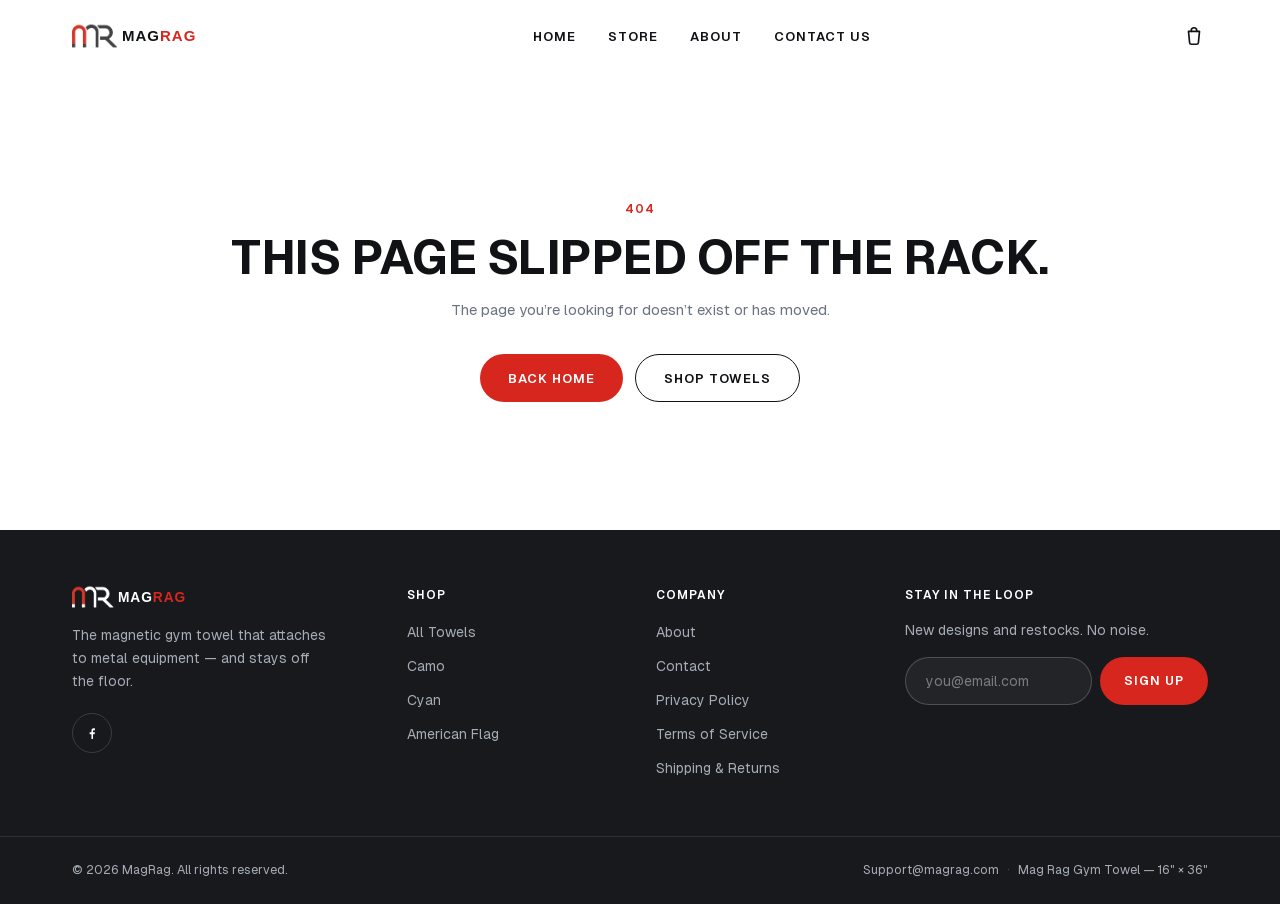
<file: 404/index.html>
<!DOCTYPE html><html lang="en"><head><meta charSet="utf-8"/><meta name="viewport" content="width=device-width, initial-scale=1"/><link rel="preload" href="/_next/static/media/4473ecc91f70f139-s.p.woff" as="font" crossorigin="" type="font/woff"/><link rel="preload" as="image" href="/brand/logo.svg" fetchPriority="high"/><link rel="stylesheet" href="/_next/static/css/0c84a08defd8dce1.css" data-precedence="next"/><link rel="preload" as="script" fetchPriority="low" href="/_next/static/chunks/webpack-116f3d2205d05b7d.js"/><script src="/_next/static/chunks/fd9d1056-1aca0e5f0471fbcc.js" async=""></script><script src="/_next/static/chunks/117-5af83c93b16e0331.js" async=""></script><script src="/_next/static/chunks/main-app-f581dd3b1c9926a2.js" async=""></script><script src="/_next/static/chunks/972-2456cd12eb8e5866.js" async=""></script><script src="/_next/static/chunks/878-cb7e1d4cad0d8b90.js" async=""></script><script src="/_next/static/chunks/app/page-526baf1f5d991c43.js" async=""></script><script src="/_next/static/chunks/app/layout-39187fbe0b17ae0e.js" async=""></script><meta name="robots" content="noindex"/><title>MAGRAG — A Towel That Stays Put | Magnetic Gym Towels</title><meta name="description" content="The magnetic gym towel that securely attaches to metal equipment, so it never touches the dirty floor again. Premium microfiber, built-in neodymium magnet."/><meta property="og:title" content="MAGRAG — A Towel That Stays Put"/><meta property="og:description" content="The magnetic gym towel that securely attaches to metal equipment, so it never touches the dirty floor again."/><meta property="og:url" content="https://www.magrag.com/"/><meta property="og:site_name" content="MAGRAG"/><meta property="og:image" content="https://www.magrag.com/og.png"/><meta property="og:image:width" content="1200"/><meta property="og:image:height" content="630"/><meta property="og:image:alt" content="MAGRAG magnetic gym towel attached to a steel rack"/><meta property="og:type" content="website"/><meta name="twitter:card" content="summary_large_image"/><meta name="twitter:title" content="MAGRAG — A Towel That Stays Put"/><meta name="twitter:description" content="The magnetic gym towel that attaches to metal equipment and stays off the floor."/><meta name="twitter:image" content="https://www.magrag.com/og.png"/><meta name="twitter:image:width" content="1200"/><meta name="twitter:image:height" content="630"/><meta name="twitter:image:alt" content="MAGRAG magnetic gym towel attached to a steel rack"/><link rel="icon" href="/favicon.ico" type="image/x-icon" sizes="32x32"/><meta name="next-size-adjust"/><script src="/_next/static/chunks/polyfills-42372ed130431b0a.js" noModule=""></script></head><body class="__variable_1e4310 font-sans antialiased"><a href="#main" class="sr-only focus:not-sr-only focus:fixed focus:left-4 focus:top-4 focus:z-[100] focus:rounded-full focus:bg-ink focus:px-5 focus:py-3 focus:text-white">Skip to content</a><header class="sticky top-0 z-40 bg-white/95 backdrop-blur transition-shadow duration-300 "><div class="container-site flex h-16 items-center justify-between md:h-[72px]"><button type="button" class="flex h-11 w-11 items-center justify-center md:hidden -ml-2" aria-label="Open menu" aria-expanded="false" aria-controls="mobile-menu"><svg width="22" height="22" viewBox="0 0 24 24" stroke="currentColor" stroke-width="1.8" stroke-linecap="round" aria-hidden="true"><path d="M4 7h16M4 12h16M4 17h16"></path></svg></button><a class="absolute left-1/2 -translate-x-1/2 md:static md:translate-x-0" aria-label="MAGRAG home" href="/"><img alt="MAGRAG" fetchPriority="high" width="132" height="26" decoding="async" data-nimg="1" class="h-[22px] w-auto md:h-[24px]" style="color:transparent" src="/brand/logo.svg"/></a><nav aria-label="Main" class="hidden md:block"><ul class="flex items-center gap-8"><li><a class="text-[13px] font-semibold uppercase tracking-label transition-colors text-ink hover:text-brand" href="/">Home</a></li><li><a class="text-[13px] font-semibold uppercase tracking-label transition-colors text-ink hover:text-brand" href="/store/">Store</a></li><li><a class="text-[13px] font-semibold uppercase tracking-label transition-colors text-ink hover:text-brand" href="/about/">About</a></li><li><a class="text-[13px] font-semibold uppercase tracking-label transition-colors text-ink hover:text-brand" href="/contact/">Contact Us</a></li></ul></nav><a class="relative flex h-11 w-11 items-center justify-center -mr-2 text-ink hover:text-brand transition-colors" aria-label="Cart, 0 items" href="/cart/"><svg class="" width="22" height="22" viewBox="0 0 24 24" fill="none" stroke="currentColor" stroke-width="1.8" stroke-linecap="round" stroke-linejoin="round" aria-hidden="true"><path d="M6 7h12l-1.2 12.2a2 2 0 0 1-2 1.8H9.2a2 2 0 0 1-2-1.8L6 7Z"></path><path d="M9 7V6a3 3 0 0 1 6 0v1"></path></svg></a></div></header><div id="mobile-menu" role="dialog" aria-modal="true" aria-label="Navigation menu" class="fixed inset-0 z-50 md:hidden transition-[opacity,visibility] duration-300 ease-out invisible pointer-events-none opacity-0"><div class="absolute inset-0 bg-ink/40" aria-hidden="true"></div><div class="absolute inset-y-0 left-0 flex w-full max-w-[360px] flex-col bg-white shadow-2xl transition-transform duration-300 ease-out -translate-x-full"><div class="flex h-16 items-center justify-between border-b border-line px-5"><img alt="MAGRAG" loading="lazy" width="110" height="22" decoding="async" data-nimg="1" class="h-[20px] w-auto" style="color:transparent" src="/brand/logo.svg"/><button type="button" aria-label="Close menu" class="flex h-11 w-11 items-center justify-center -mr-2"><svg width="20" height="20" viewBox="0 0 24 24" stroke="currentColor" stroke-width="1.8" stroke-linecap="round" aria-hidden="true"><path d="M6 6l12 12M18 6L6 18"></path></svg></button></div><nav aria-label="Mobile" class="flex-1 overflow-y-auto px-5 py-4"><ul><li class="border-b border-line last:border-0"><a class="flex min-h-[52px] items-center justify-between text-[15px] font-semibold uppercase tracking-label text-ink" href="/">Home<span aria-hidden="true" class="text-steel">→</span></a></li><li class="border-b border-line last:border-0"><a class="flex min-h-[52px] items-center justify-between text-[15px] font-semibold uppercase tracking-label text-ink" href="/store/">Store<span aria-hidden="true" class="text-steel">→</span></a></li><li class="border-b border-line last:border-0"><a class="flex min-h-[52px] items-center justify-between text-[15px] font-semibold uppercase tracking-label text-ink" href="/about/">About<span aria-hidden="true" class="text-steel">→</span></a></li><li class="border-b border-line last:border-0"><a class="flex min-h-[52px] items-center justify-between text-[15px] font-semibold uppercase tracking-label text-ink" href="/contact/">Contact Us<span aria-hidden="true" class="text-steel">→</span></a></li></ul></nav><div class="border-t border-line px-5 py-5"><p class="text-[12px] uppercase tracking-label text-steel">A towel that stays put.</p></div></div></div><main id="main"><section><div class="container-site py-24 text-center md:py-32"><p class="eyebrow">404</p><h1 class="h-display mt-4 text-4xl md:text-5xl">This page slipped off the rack.</h1><p class="mx-auto mt-4 max-w-md text-[15px] leading-relaxed text-steel">The page you’re looking for doesn’t exist or has moved.</p><div class="mt-8 flex justify-center gap-3"><a class="inline-flex items-center justify-center font-semibold uppercase tracking-label text-[13px] min-h-[48px] px-7 rounded-full transition-colors duration-200 ease-out select-none bg-brand text-white hover:bg-brand-dark " href="/">Back home</a><a class="inline-flex items-center justify-center font-semibold uppercase tracking-label text-[13px] min-h-[48px] px-7 rounded-full transition-colors duration-200 ease-out select-none border border-ink text-ink hover:bg-ink hover:text-white " href="/store/">Shop towels</a></div></div></section></main><footer class="bg-charcoal text-steel-dark"><div class="container-site grid gap-10 py-14 md:grid-cols-[1.4fr_1fr_1fr_1.4fr] md:gap-8"><div><img alt="MAGRAG" loading="lazy" width="132" height="26" decoding="async" data-nimg="1" class="h-[22px] w-auto" style="color:transparent" src="/brand/logo-white.svg"/><p class="mt-4 max-w-[260px] text-[14px] leading-relaxed">The magnetic gym towel that attaches to metal equipment — and stays off the floor.</p><div class="mt-5 flex gap-4"><a href="https://www.facebook.com/" target="_blank" rel="noopener noreferrer" aria-label="MAGRAG on Facebook" class="flex h-10 w-10 items-center justify-center rounded-full border border-white/15 text-white transition-colors hover:border-brand hover:text-brand"><svg width="16" height="16" viewBox="0 0 24 24" fill="currentColor" aria-hidden="true"><path d="M13.5 21v-7h2.4l.4-3h-2.8V9.2c0-.9.3-1.5 1.6-1.5h1.3V5.1c-.2 0-1-.1-1.9-.1-1.9 0-3.3 1.2-3.3 3.4V11H8.5v3h2.7v7h2.3Z"></path></svg></a></div></div><nav aria-label="Shop"><h2 class="text-[12px] font-semibold uppercase tracking-label text-white">Shop</h2><ul class="mt-4 space-y-2.5"><li><a class="text-[14px] transition-colors hover:text-white" href="/store/">All Towels</a></li><li><a class="text-[14px] transition-colors hover:text-white" href="/store/?color=camo">Camo</a></li><li><a class="text-[14px] transition-colors hover:text-white" href="/store/?color=cyan">Cyan</a></li><li><a class="text-[14px] transition-colors hover:text-white" href="/store/?color=american-flag">American Flag</a></li></ul></nav><nav aria-label="Company"><h2 class="text-[12px] font-semibold uppercase tracking-label text-white">Company</h2><ul class="mt-4 space-y-2.5"><li><a class="text-[14px] transition-colors hover:text-white" href="/about/">About</a></li><li><a class="text-[14px] transition-colors hover:text-white" href="/contact/">Contact</a></li><li><a class="text-[14px] transition-colors hover:text-white" href="/privacy-policy/">Privacy Policy</a></li><li><a class="text-[14px] transition-colors hover:text-white" href="/terms-of-service/">Terms of Service</a></li><li><a class="text-[14px] transition-colors hover:text-white" href="/shipping-returns/">Shipping &amp; Returns</a></li></ul></nav><div><h2 class="text-[12px] font-semibold uppercase tracking-label text-white">Stay in the loop</h2><p class="mt-4 text-[14px]">New designs and restocks. No noise.</p><form noValidate="" class="mt-4"><div class="flex gap-2"><label for="newsletter-email-d" class="sr-only">Email address</label><input id="newsletter-email-d" type="email" autoComplete="email" placeholder="you@email.com" aria-invalid="false" class="h-12 w-full min-w-0 flex-1 rounded-full border px-5 text-[14px] outline-none transition-colors border-white/20 bg-white/5 text-white placeholder:text-white/40 focus:border-white/50 " value=""/><button type="submit" class="h-12 shrink-0 rounded-full bg-brand px-6 text-[12.5px] font-semibold uppercase tracking-label text-white transition-colors hover:bg-brand-dark">Sign up</button></div></form></div></div><div class="border-t border-white/10"><div class="container-site flex flex-col items-start justify-between gap-3 py-6 text-[12.5px] md:flex-row md:items-center"><p>© <!-- -->2026<!-- --> <!-- -->MagRag<!-- -->. All rights reserved.</p><p><a href="mailto:Support@magrag.com" class="hover:text-white transition-colors">Support@magrag.com</a><span class="mx-2 opacity-40">·</span>Mag Rag Gym Towel<!-- --> — <!-- -->16&quot; × 36&quot;</p></div></div></footer><script type="application/ld+json">{"@context":"https://schema.org","@type":"Organization","name":"MAGRAG","url":"https://www.magrag.com","logo":"https://www.magrag.com/brand/logo.svg","email":"Support@magrag.com","sameAs":["https://www.facebook.com/"]}</script><script src="/_next/static/chunks/webpack-116f3d2205d05b7d.js" async=""></script><script>(self.__next_f=self.__next_f||[]).push([0]);self.__next_f.push([2,null])</script><script>self.__next_f.push([1,"1:HL[\"/_next/static/media/4473ecc91f70f139-s.p.woff\",\"font\",{\"crossOrigin\":\"\",\"type\":\"font/woff\"}]\n2:HL[\"/_next/static/css/0c84a08defd8dce1.css\",\"style\"]\n"])</script><script>self.__next_f.push([1,"3:I[2846,[],\"\"]\n5:I[2972,[\"972\",\"static/chunks/972-2456cd12eb8e5866.js\",\"878\",\"static/chunks/878-cb7e1d4cad0d8b90.js\",\"931\",\"static/chunks/app/page-526baf1f5d991c43.js\"],\"\"]\n6:I[4707,[],\"\"]\n7:I[6423,[],\"\"]\n8:I[1733,[\"972\",\"static/chunks/972-2456cd12eb8e5866.js\",\"878\",\"static/chunks/878-cb7e1d4cad0d8b90.js\",\"185\",\"static/chunks/app/layout-39187fbe0b17ae0e.js\"],\"CartProvider\"]\n9:I[9604,[\"972\",\"static/chunks/972-2456cd12eb8e5866.js\",\"878\",\"static/chunks/878-cb7e1d4cad0d8b90.js\",\"185\",\"static/chunks/app/layout-39187fbe0b17ae0e.js\"],\"default\"]\na:I[5878,[\"972\",\"static/chunks/972-2456cd12eb8e5866.js\",\"878\",\"static/chunks/878-cb7e1d4cad0d8b90.js\",\"931\",\"static/chunks/app/page-526baf1f5d991c43.js\"],\"Image\"]\nb:I[1186,[\"972\",\"static/chunks/972-2456cd12eb8e5866.js\",\"878\",\"static/chunks/878-cb7e1d4cad0d8b90.js\",\"185\",\"static/chunks/app/layout-39187fbe0b17ae0e.js\"],\"default\"]\nd:I[1060,[],\"\"]\ne:[]\n"])</script><script>self.__next_f.push([1,"0:[\"$\",\"$L3\",null,{\"buildId\":\"vhMzN_mdmi-6NONWQrYbO\",\"assetPrefix\":\"\",\"urlParts\":[\"\",\"_not-found\",\"\"],\"initialTree\":[\"\",{\"children\":[\"/_not-found\",{\"children\":[\"__PAGE__\",{}]}]},\"$undefined\",\"$undefined\",true],\"initialSeedData\":[\"\",{\"children\":[\"/_not-found\",{\"children\":[\"__PAGE__\",{},[[\"$L4\",[\"$\",\"section\",null,{\"children\":[\"$\",\"div\",null,{\"className\":\"container-site py-24 text-center md:py-32\",\"children\":[[\"$\",\"p\",null,{\"className\":\"eyebrow\",\"children\":\"404\"}],[\"$\",\"h1\",null,{\"className\":\"h-display mt-4 text-4xl md:text-5xl\",\"children\":\"This page slipped off the rack.\"}],[\"$\",\"p\",null,{\"className\":\"mx-auto mt-4 max-w-md text-[15px] leading-relaxed text-steel\",\"children\":\"The page you’re looking for doesn’t exist or has moved.\"}],[\"$\",\"div\",null,{\"className\":\"mt-8 flex justify-center gap-3\",\"children\":[[\"$\",\"$L5\",null,{\"href\":\"/\",\"className\":\"inline-flex items-center justify-center font-semibold uppercase tracking-label text-[13px] min-h-[48px] px-7 rounded-full transition-colors duration-200 ease-out select-none bg-brand text-white hover:bg-brand-dark \",\"children\":\"Back home\"}],[\"$\",\"$L5\",null,{\"href\":\"/store\",\"className\":\"inline-flex items-center justify-center font-semibold uppercase tracking-label text-[13px] min-h-[48px] px-7 rounded-full transition-colors duration-200 ease-out select-none border border-ink text-ink hover:bg-ink hover:text-white \",\"children\":\"Shop towels\"}]]}]]}]}],null],null],null]},[null,[\"$\",\"$L6\",null,{\"parallelRouterKey\":\"children\",\"segmentPath\":[\"children\",\"/_not-found\",\"children\"],\"error\":\"$undefined\",\"errorStyles\":\"$undefined\",\"errorScripts\":\"$undefined\",\"template\":[\"$\",\"$L7\",null,{}],\"templateStyles\":\"$undefined\",\"templateScripts\":\"$undefined\",\"notFound\":\"$undefined\",\"notFoundStyles\":\"$undefined\"}]],null]},[[[[\"$\",\"link\",\"0\",{\"rel\":\"stylesheet\",\"href\":\"/_next/static/css/0c84a08defd8dce1.css\",\"precedence\":\"next\",\"crossOrigin\":\"$undefined\"}]],[\"$\",\"html\",null,{\"lang\":\"en\",\"children\":[\"$\",\"body\",null,{\"className\":\"__variable_1e4310 font-sans antialiased\",\"children\":[[\"$\",\"a\",null,{\"href\":\"#main\",\"className\":\"sr-only focus:not-sr-only focus:fixed focus:left-4 focus:top-4 focus:z-[100] focus:rounded-full focus:bg-ink focus:px-5 focus:py-3 focus:text-white\",\"children\":\"Skip to content\"}],[\"$\",\"$L8\",null,{\"children\":[[\"$\",\"$L9\",null,{}],[\"$\",\"main\",null,{\"id\":\"main\",\"children\":[\"$\",\"$L6\",null,{\"parallelRouterKey\":\"children\",\"segmentPath\":[\"children\"],\"error\":\"$undefined\",\"errorStyles\":\"$undefined\",\"errorScripts\":\"$undefined\",\"template\":[\"$\",\"$L7\",null,{}],\"templateStyles\":\"$undefined\",\"templateScripts\":\"$undefined\",\"notFound\":[\"$\",\"section\",null,{\"children\":[\"$\",\"div\",null,{\"className\":\"container-site py-24 text-center md:py-32\",\"children\":[[\"$\",\"p\",null,{\"className\":\"eyebrow\",\"children\":\"404\"}],[\"$\",\"h1\",null,{\"className\":\"h-display mt-4 text-4xl md:text-5xl\",\"children\":\"This page slipped off the rack.\"}],[\"$\",\"p\",null,{\"className\":\"mx-auto mt-4 max-w-md text-[15px] leading-relaxed text-steel\",\"children\":\"The page you’re looking for doesn’t exist or has moved.\"}],[\"$\",\"div\",null,{\"className\":\"mt-8 flex justify-center gap-3\",\"children\":[[\"$\",\"$L5\",null,{\"href\":\"/\",\"className\":\"inline-flex items-center justify-center font-semibold uppercase tracking-label text-[13px] min-h-[48px] px-7 rounded-full transition-colors duration-200 ease-out select-none bg-brand text-white hover:bg-brand-dark \",\"children\":\"Back home\"}],[\"$\",\"$L5\",null,{\"href\":\"/store\",\"className\":\"inline-flex items-center justify-center font-semibold uppercase tracking-label text-[13px] min-h-[48px] px-7 rounded-full transition-colors duration-200 ease-out select-none border border-ink text-ink hover:bg-ink hover:text-white \",\"children\":\"Shop towels\"}]]}]]}]}],\"notFoundStyles\":[]}]}],[\"$\",\"footer\",null,{\"className\":\"bg-charcoal text-steel-dark\",\"children\":[[\"$\",\"div\",null,{\"className\":\"container-site grid gap-10 py-14 md:grid-cols-[1.4fr_1fr_1fr_1.4fr] md:gap-8\",\"children\":[[\"$\",\"div\",null,{\"children\":[[\"$\",\"$La\",null,{\"src\":\"/brand/logo-white.svg\",\"alt\":\"MAGRAG\",\"width\":132,\"height\":26,\"unoptimized\":true,\"className\":\"h-[22px] w-auto\"}],[\"$\",\"p\",null,{\"className\":\"mt-4 max-w-[260px] text-[14px] leading-relaxed\",\"children\":\"The magnetic gym towel that attaches to metal equipment — and stays off the floor.\"}],[\"$\",\"div\",null,{\"className\":\"mt-5 flex gap-4\",\"children\":[\"$\",\"a\",null,{\"href\":\"https://www.facebook.com/\",\"target\":\"_blank\",\"rel\":\"noopener noreferrer\",\"aria-label\":\"MAGRAG on Facebook\",\"className\":\"flex h-10 w-10 items-center justify-center rounded-full border border-white/15 text-white transition-colors hover:border-brand hover:text-brand\",\"children\":[\"$\",\"svg\",null,{\"width\":\"16\",\"height\":\"16\",\"viewBox\":\"0 0 24 24\",\"fill\":\"currentColor\",\"aria-hidden\":\"true\",\"children\":[\"$\",\"path\",null,{\"d\":\"M13.5 21v-7h2.4l.4-3h-2.8V9.2c0-.9.3-1.5 1.6-1.5h1.3V5.1c-.2 0-1-.1-1.9-.1-1.9 0-3.3 1.2-3.3 3.4V11H8.5v3h2.7v7h2.3Z\"}]}]}]}]]}],[\"$\",\"nav\",null,{\"aria-label\":\"Shop\",\"children\":[[\"$\",\"h2\",null,{\"className\":\"text-[12px] font-semibold uppercase tracking-label text-white\",\"children\":\"Shop\"}],[\"$\",\"ul\",null,{\"className\":\"mt-4 space-y-2.5\",\"children\":[[\"$\",\"li\",\"All Towels\",{\"children\":[\"$\",\"$L5\",null,{\"href\":\"/store\",\"className\":\"text-[14px] transition-colors hover:text-white\",\"children\":\"All Towels\"}]}],[\"$\",\"li\",\"Camo\",{\"children\":[\"$\",\"$L5\",null,{\"href\":\"/store?color=camo\",\"className\":\"text-[14px] transition-colors hover:text-white\",\"children\":\"Camo\"}]}],[\"$\",\"li\",\"Cyan\",{\"children\":[\"$\",\"$L5\",null,{\"href\":\"/store?color=cyan\",\"className\":\"text-[14px] transition-colors hover:text-white\",\"children\":\"Cyan\"}]}],[\"$\",\"li\",\"American Flag\",{\"children\":[\"$\",\"$L5\",null,{\"href\":\"/store?color=american-flag\",\"className\":\"text-[14px] transition-colors hover:text-white\",\"children\":\"American Flag\"}]}]]}]]}],[\"$\",\"nav\",null,{\"aria-label\":\"Company\",\"children\":[[\"$\",\"h2\",null,{\"className\":\"text-[12px] font-semibold uppercase tracking-label text-white\",\"children\":\"Company\"}],[\"$\",\"ul\",null,{\"className\":\"mt-4 space-y-2.5\",\"children\":[[\"$\",\"li\",\"About\",{\"children\":[\"$\",\"$L5\",null,{\"href\":\"/about\",\"className\":\"text-[14px] transition-colors hover:text-white\",\"children\":\"About\"}]}],[\"$\",\"li\",\"Contact\",{\"children\":[\"$\",\"$L5\",null,{\"href\":\"/contact\",\"className\":\"text-[14px] transition-colors hover:text-white\",\"children\":\"Contact\"}]}],[\"$\",\"li\",\"Privacy Policy\",{\"children\":[\"$\",\"$L5\",null,{\"href\":\"/privacy-policy\",\"className\":\"text-[14px] transition-colors hover:text-white\",\"children\":\"Privacy Policy\"}]}],[\"$\",\"li\",\"Terms of Service\",{\"children\":[\"$\",\"$L5\",null,{\"href\":\"/terms-of-service\",\"className\":\"text-[14px] transition-colors hover:text-white\",\"children\":\"Terms of Service\"}]}],[\"$\",\"li\",\"Shipping \u0026 Returns\",{\"children\":[\"$\",\"$L5\",null,{\"href\":\"/shipping-returns\",\"className\":\"text-[14px] transition-colors hover:text-white\",\"children\":\"Shipping \u0026 Returns\"}]}]]}]]}],[\"$\",\"div\",null,{\"children\":[[\"$\",\"h2\",null,{\"className\":\"text-[12px] font-semibold uppercase tracking-label text-white\",\"children\":\"Stay in the loop\"}],[\"$\",\"p\",null,{\"className\":\"mt-4 text-[14px]\",\"children\":\"New designs and restocks. No noise.\"}],[\"$\",\"$Lb\",null,{\"dark\":true,\"className\":\"mt-4\"}]]}]]}],[\"$\",\"div\",null,{\"className\":\"border-t border-white/10\",\"children\":[\"$\",\"div\",null,{\"className\":\"container-site flex flex-col items-start justify-between gap-3 py-6 text-[12.5px] md:flex-row md:items-center\",\"children\":[[\"$\",\"p\",null,{\"children\":[\"© \",2026,\" \",\"MagRag\",\". All rights reserved.\"]}],[\"$\",\"p\",null,{\"children\":[[\"$\",\"a\",null,{\"href\":\"mailto:Support@magrag.com\",\"className\":\"hover:text-white transition-colors\",\"children\":\"Support@magrag.com\"}],[\"$\",\"span\",null,{\"className\":\"mx-2 opacity-40\",\"children\":\"·\"}],\"Mag Rag Gym Towel\",\" — \",\"16\\\" × 36\\\"\"]}]]}]}]]}]]}],[\"$\",\"script\",null,{\"type\":\"application/ld+json\",\"dangerouslySetInnerHTML\":{\"__html\":\"{\\\"@context\\\":\\\"https://schema.org\\\",\\\"@type\\\":\\\"Organization\\\",\\\"name\\\":\\\"MAGRAG\\\",\\\"url\\\":\\\"https://www.magrag.com\\\",\\\"logo\\\":\\\"https://www.magrag.com/brand/logo.svg\\\",\\\"email\\\":\\\"Support@magrag.com\\\",\\\"sameAs\\\":[\\\"https://www.facebook.com/\\\"]}\"}}]]}]}]],null],null],\"couldBeIntercepted\":false,\"initialHead\":[[\"$\",\"meta\",null,{\"name\":\"robots\",\"content\":\"noindex\"}],\"$Lc\"],\"globalErrorComponent\":\"$d\",\"missingSlots\":\"$We\"}]\n"])</script><script>self.__next_f.push([1,"c:[[\"$\",\"meta\",\"0\",{\"name\":\"viewport\",\"content\":\"width=device-width, initial-scale=1\"}],[\"$\",\"meta\",\"1\",{\"charSet\":\"utf-8\"}],[\"$\",\"title\",\"2\",{\"children\":\"MAGRAG — A Towel That Stays Put | Magnetic Gym Towels\"}],[\"$\",\"meta\",\"3\",{\"name\":\"description\",\"content\":\"The magnetic gym towel that securely attaches to metal equipment, so it never touches the dirty floor again. Premium microfiber, built-in neodymium magnet.\"}],[\"$\",\"meta\",\"4\",{\"property\":\"og:title\",\"content\":\"MAGRAG — A Towel That Stays Put\"}],[\"$\",\"meta\",\"5\",{\"property\":\"og:description\",\"content\":\"The magnetic gym towel that securely attaches to metal equipment, so it never touches the dirty floor again.\"}],[\"$\",\"meta\",\"6\",{\"property\":\"og:url\",\"content\":\"https://www.magrag.com/\"}],[\"$\",\"meta\",\"7\",{\"property\":\"og:site_name\",\"content\":\"MAGRAG\"}],[\"$\",\"meta\",\"8\",{\"property\":\"og:image\",\"content\":\"https://www.magrag.com/og.png\"}],[\"$\",\"meta\",\"9\",{\"property\":\"og:image:width\",\"content\":\"1200\"}],[\"$\",\"meta\",\"10\",{\"property\":\"og:image:height\",\"content\":\"630\"}],[\"$\",\"meta\",\"11\",{\"property\":\"og:image:alt\",\"content\":\"MAGRAG magnetic gym towel attached to a steel rack\"}],[\"$\",\"meta\",\"12\",{\"property\":\"og:type\",\"content\":\"website\"}],[\"$\",\"meta\",\"13\",{\"name\":\"twitter:card\",\"content\":\"summary_large_image\"}],[\"$\",\"meta\",\"14\",{\"name\":\"twitter:title\",\"content\":\"MAGRAG — A Towel That Stays Put\"}],[\"$\",\"meta\",\"15\",{\"name\":\"twitter:description\",\"content\":\"The magnetic gym towel that attaches to metal equipment and stays off the floor.\"}],[\"$\",\"meta\",\"16\",{\"name\":\"twitter:image\",\"content\":\"https://www.magrag.com/og.png\"}],[\"$\",\"meta\",\"17\",{\"name\":\"twitter:image:width\",\"content\":\"1200\"}],[\"$\",\"meta\",\"18\",{\"name\":\"twitter:image:height\",\"content\":\"630\"}],[\"$\",\"meta\",\"19\",{\"name\":\"twitter:image:alt\",\"content\":\"MAGRAG magnetic gym towel attached to a steel rack\"}],[\"$\",\"link\",\"20\",{\"rel\":\"icon\",\"href\":\"/favicon.ico\",\"type\":\"image/x-icon\",\"sizes\":\"32x32\"}],[\"$\",\"meta\",\"21\",{\"name\":\"next-size-adjust\"}]]\n4:null\n"])</script></body></html>
</file>
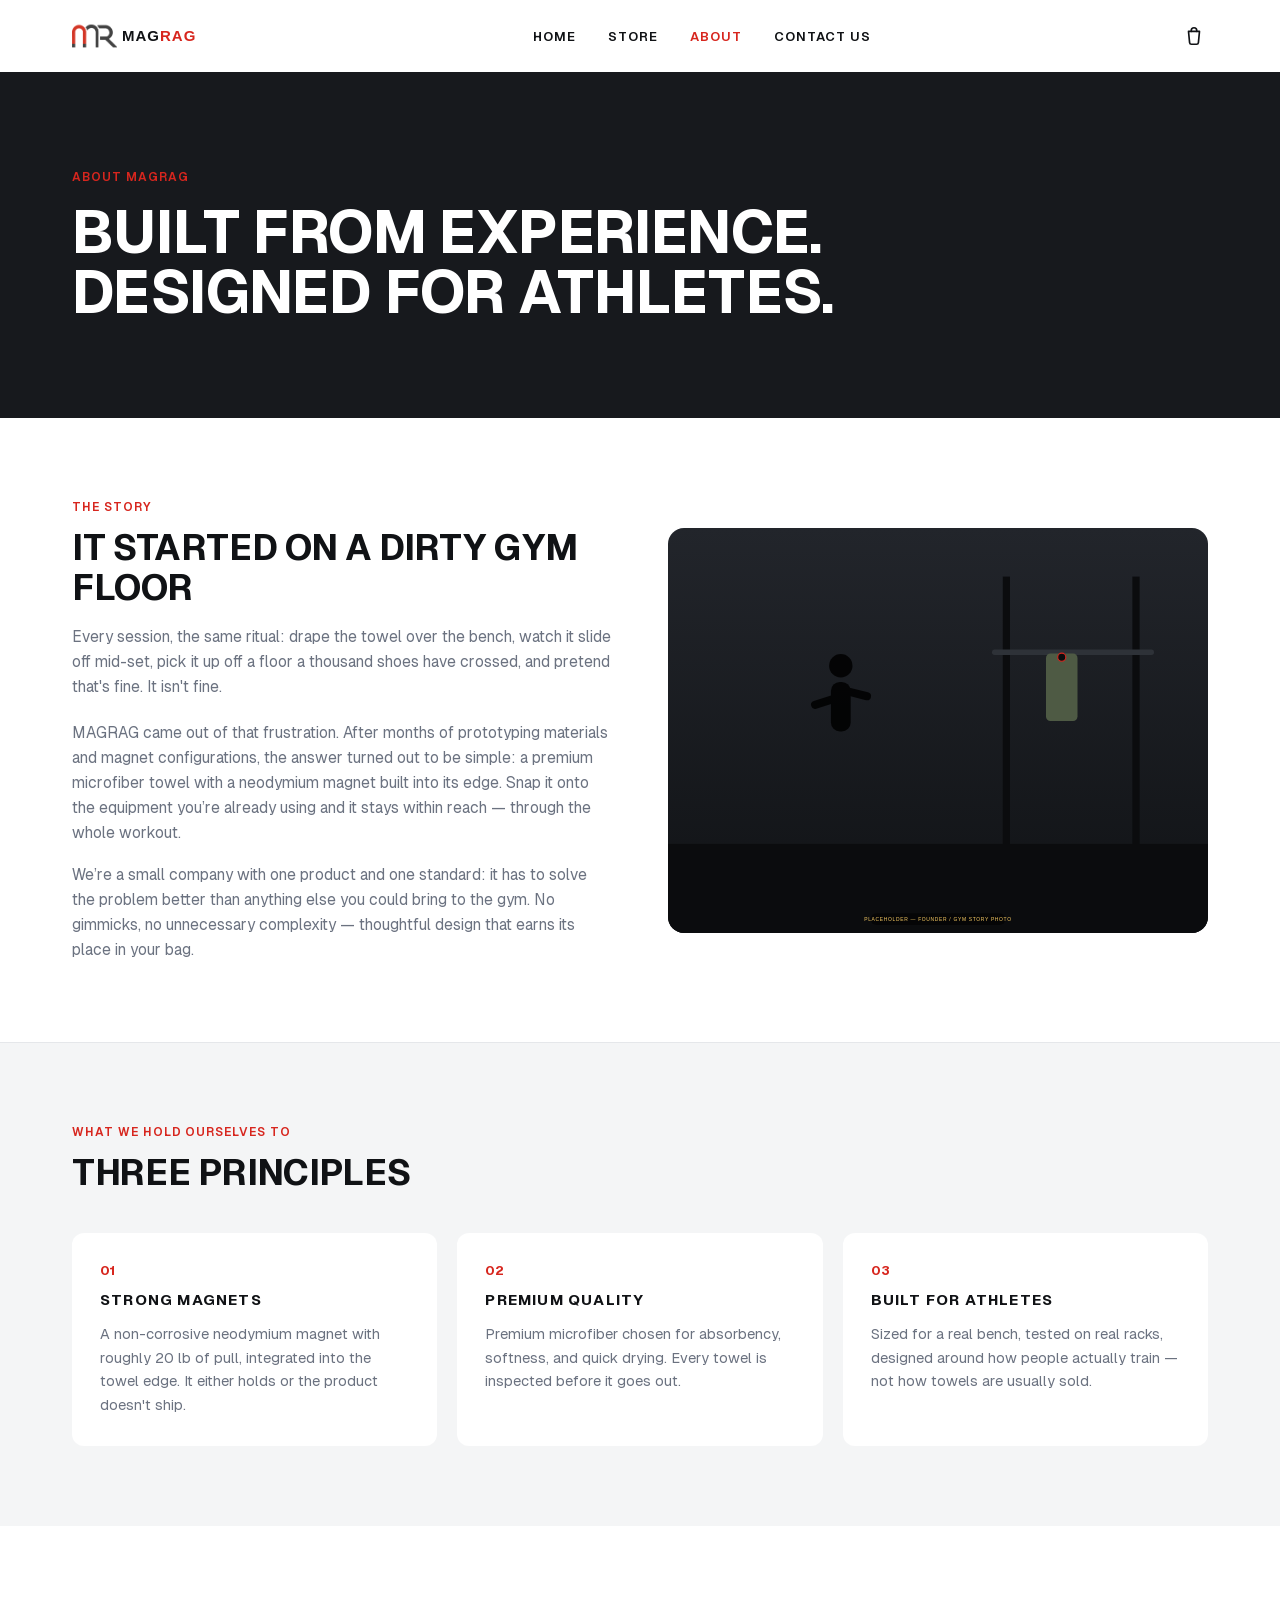
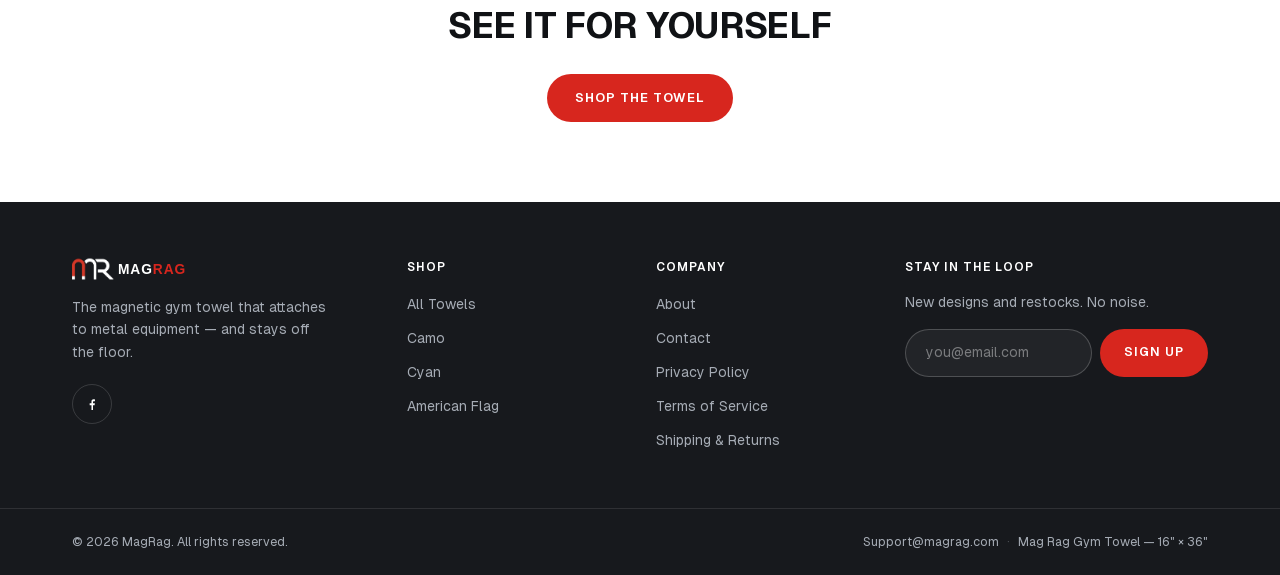
<file: about/index.html>
<!DOCTYPE html><html lang="en"><head><meta charSet="utf-8"/><meta name="viewport" content="width=device-width, initial-scale=1"/><link rel="preload" href="/_next/static/media/4473ecc91f70f139-s.p.woff" as="font" crossorigin="" type="font/woff"/><link rel="preload" as="image" href="/brand/logo.svg" fetchPriority="high"/><link rel="stylesheet" href="/_next/static/css/0c84a08defd8dce1.css" data-precedence="next"/><link rel="preload" as="script" fetchPriority="low" href="/_next/static/chunks/webpack-116f3d2205d05b7d.js"/><script src="/_next/static/chunks/fd9d1056-1aca0e5f0471fbcc.js" async=""></script><script src="/_next/static/chunks/117-5af83c93b16e0331.js" async=""></script><script src="/_next/static/chunks/main-app-f581dd3b1c9926a2.js" async=""></script><script src="/_next/static/chunks/972-2456cd12eb8e5866.js" async=""></script><script src="/_next/static/chunks/878-cb7e1d4cad0d8b90.js" async=""></script><script src="/_next/static/chunks/app/about/page-9ca6e60092f6c724.js" async=""></script><script src="/_next/static/chunks/app/layout-39187fbe0b17ae0e.js" async=""></script><title>About — Built From Experience | MAGRAG</title><meta name="description" content="MAGRAG was born from a simple gym frustration: towels that slip, fall, and end up on dirty floors. So we built one that stays put."/><link rel="canonical" href="https://www.magrag.com/about/"/><meta property="og:title" content="MAGRAG — A Towel That Stays Put"/><meta property="og:description" content="The magnetic gym towel that securely attaches to metal equipment, so it never touches the dirty floor again."/><meta property="og:url" content="https://www.magrag.com/"/><meta property="og:site_name" content="MAGRAG"/><meta property="og:image" content="https://www.magrag.com/og.png"/><meta property="og:image:width" content="1200"/><meta property="og:image:height" content="630"/><meta property="og:image:alt" content="MAGRAG magnetic gym towel attached to a steel rack"/><meta property="og:type" content="website"/><meta name="twitter:card" content="summary_large_image"/><meta name="twitter:title" content="MAGRAG — A Towel That Stays Put"/><meta name="twitter:description" content="The magnetic gym towel that attaches to metal equipment and stays off the floor."/><meta name="twitter:image" content="https://www.magrag.com/og.png"/><meta name="twitter:image:width" content="1200"/><meta name="twitter:image:height" content="630"/><meta name="twitter:image:alt" content="MAGRAG magnetic gym towel attached to a steel rack"/><link rel="icon" href="/favicon.ico" type="image/x-icon" sizes="32x32"/><meta name="next-size-adjust"/><script src="/_next/static/chunks/polyfills-42372ed130431b0a.js" noModule=""></script></head><body class="__variable_1e4310 font-sans antialiased"><a href="#main" class="sr-only focus:not-sr-only focus:fixed focus:left-4 focus:top-4 focus:z-[100] focus:rounded-full focus:bg-ink focus:px-5 focus:py-3 focus:text-white">Skip to content</a><header class="sticky top-0 z-40 bg-white/95 backdrop-blur transition-shadow duration-300 "><div class="container-site flex h-16 items-center justify-between md:h-[72px]"><button type="button" class="flex h-11 w-11 items-center justify-center md:hidden -ml-2" aria-label="Open menu" aria-expanded="false" aria-controls="mobile-menu"><svg width="22" height="22" viewBox="0 0 24 24" stroke="currentColor" stroke-width="1.8" stroke-linecap="round" aria-hidden="true"><path d="M4 7h16M4 12h16M4 17h16"></path></svg></button><a class="absolute left-1/2 -translate-x-1/2 md:static md:translate-x-0" aria-label="MAGRAG home" href="/"><img alt="MAGRAG" fetchPriority="high" width="132" height="26" decoding="async" data-nimg="1" class="h-[22px] w-auto md:h-[24px]" style="color:transparent" src="/brand/logo.svg"/></a><nav aria-label="Main" class="hidden md:block"><ul class="flex items-center gap-8"><li><a class="text-[13px] font-semibold uppercase tracking-label transition-colors text-ink hover:text-brand" href="/">Home</a></li><li><a class="text-[13px] font-semibold uppercase tracking-label transition-colors text-ink hover:text-brand" href="/store/">Store</a></li><li><a aria-current="page" class="text-[13px] font-semibold uppercase tracking-label transition-colors text-brand" href="/about/">About</a></li><li><a class="text-[13px] font-semibold uppercase tracking-label transition-colors text-ink hover:text-brand" href="/contact/">Contact Us</a></li></ul></nav><a class="relative flex h-11 w-11 items-center justify-center -mr-2 text-ink hover:text-brand transition-colors" aria-label="Cart, 0 items" href="/cart/"><svg class="" width="22" height="22" viewBox="0 0 24 24" fill="none" stroke="currentColor" stroke-width="1.8" stroke-linecap="round" stroke-linejoin="round" aria-hidden="true"><path d="M6 7h12l-1.2 12.2a2 2 0 0 1-2 1.8H9.2a2 2 0 0 1-2-1.8L6 7Z"></path><path d="M9 7V6a3 3 0 0 1 6 0v1"></path></svg></a></div></header><div id="mobile-menu" role="dialog" aria-modal="true" aria-label="Navigation menu" class="fixed inset-0 z-50 md:hidden transition-[opacity,visibility] duration-300 ease-out invisible pointer-events-none opacity-0"><div class="absolute inset-0 bg-ink/40" aria-hidden="true"></div><div class="absolute inset-y-0 left-0 flex w-full max-w-[360px] flex-col bg-white shadow-2xl transition-transform duration-300 ease-out -translate-x-full"><div class="flex h-16 items-center justify-between border-b border-line px-5"><img alt="MAGRAG" loading="lazy" width="110" height="22" decoding="async" data-nimg="1" class="h-[20px] w-auto" style="color:transparent" src="/brand/logo.svg"/><button type="button" aria-label="Close menu" class="flex h-11 w-11 items-center justify-center -mr-2"><svg width="20" height="20" viewBox="0 0 24 24" stroke="currentColor" stroke-width="1.8" stroke-linecap="round" aria-hidden="true"><path d="M6 6l12 12M18 6L6 18"></path></svg></button></div><nav aria-label="Mobile" class="flex-1 overflow-y-auto px-5 py-4"><ul><li class="border-b border-line last:border-0"><a class="flex min-h-[52px] items-center justify-between text-[15px] font-semibold uppercase tracking-label text-ink" href="/">Home<span aria-hidden="true" class="text-steel">→</span></a></li><li class="border-b border-line last:border-0"><a class="flex min-h-[52px] items-center justify-between text-[15px] font-semibold uppercase tracking-label text-ink" href="/store/">Store<span aria-hidden="true" class="text-steel">→</span></a></li><li class="border-b border-line last:border-0"><a aria-current="page" class="flex min-h-[52px] items-center justify-between text-[15px] font-semibold uppercase tracking-label text-brand" href="/about/">About<span aria-hidden="true" class="text-steel">→</span></a></li><li class="border-b border-line last:border-0"><a class="flex min-h-[52px] items-center justify-between text-[15px] font-semibold uppercase tracking-label text-ink" href="/contact/">Contact Us<span aria-hidden="true" class="text-steel">→</span></a></li></ul></nav><div class="border-t border-line px-5 py-5"><p class="text-[12px] uppercase tracking-label text-steel">A towel that stays put.</p></div></div></div><main id="main"><section class="bg-charcoal text-white"><div class="container-site py-16 md:py-24"><p class="eyebrow">About MAGRAG</p><h1 class="h-display mt-4 max-w-3xl text-4xl md:text-6xl">Built from experience.<br/>Designed for athletes.</h1></div></section><section class="hairline-b"><div class="container-site grid items-center gap-10 py-16 md:grid-cols-2 md:gap-14 md:py-20"><div><div class="max-w-2xl"><p class="eyebrow mb-3">The story</p><h2 class="h-display text-3xl md:text-4xl text-ink">It started on a dirty gym floor</h2><p class="mt-4 text-[15.5px] leading-relaxed text-steel">Every session, the same ritual: drape the towel over the bench, watch it slide off mid-set, pick it up off a floor a thousand shoes have crossed, and pretend that&#x27;s fine. It isn&#x27;t fine.</p></div><p class="mt-5 max-w-xl text-[15.5px] leading-relaxed text-steel">MAGRAG came out of that frustration. After months of prototyping materials and magnet configurations, the answer turned out to be simple: a premium microfiber towel with a neodymium magnet built into its edge. Snap it onto the equipment you’re already using and it stays within reach — through the whole workout.</p><p class="mt-4 max-w-xl text-[15.5px] leading-relaxed text-steel">We’re a small company with one product and one standard: it has to solve the problem better than anything else you could bring to the gym. No gimmicks, no unnecessary complexity — thoughtful design that earns its place in your bag.</p></div><div class="reveal  "><div class="relative aspect-[4/3] overflow-hidden rounded-2xl"><img alt="Training in a gym with a MAGRAG towel attached to the rack" loading="lazy" decoding="async" data-nimg="fill" class="object-cover" style="position:absolute;height:100%;width:100%;left:0;top:0;right:0;bottom:0;color:transparent" src="/images/about-founder.svg"/></div></div></div></section><section class="bg-mist"><div class="container-site py-16 md:py-20"><div class="max-w-2xl"><p class="eyebrow mb-3">What we hold ourselves to</p><h2 class="h-display text-3xl md:text-4xl text-ink">Three principles</h2></div><div class="mt-10 grid gap-5 md:grid-cols-3"><div class="reveal  "><div class="h-full rounded-xl bg-white p-7"><p class="text-[13px] font-bold text-brand">0<!-- -->1</p><h3 class="mt-2 text-[15px] font-bold uppercase tracking-label text-ink">Strong magnets</h3><p class="mt-3 text-[14.5px] leading-relaxed text-steel">A non-corrosive neodymium magnet with roughly 20 lb of pull, integrated into the towel edge. It either holds or the product doesn&#x27;t ship.</p></div></div><div class="reveal  " style="transition-delay:80ms"><div class="h-full rounded-xl bg-white p-7"><p class="text-[13px] font-bold text-brand">0<!-- -->2</p><h3 class="mt-2 text-[15px] font-bold uppercase tracking-label text-ink">Premium quality</h3><p class="mt-3 text-[14.5px] leading-relaxed text-steel">Premium microfiber chosen for absorbency, softness, and quick drying. Every towel is inspected before it goes out.</p></div></div><div class="reveal  " style="transition-delay:160ms"><div class="h-full rounded-xl bg-white p-7"><p class="text-[13px] font-bold text-brand">0<!-- -->3</p><h3 class="mt-2 text-[15px] font-bold uppercase tracking-label text-ink">Built for athletes</h3><p class="mt-3 text-[14.5px] leading-relaxed text-steel">Sized for a real bench, tested on real racks, designed around how people actually train — not how towels are usually sold.</p></div></div></div></div></section><section><div class="container-site py-16 text-center md:py-20"><h2 class="h-display text-3xl md:text-4xl">See it for yourself</h2><div class="mt-7"><a class="inline-flex items-center justify-center font-semibold uppercase tracking-label text-[13px] min-h-[48px] px-7 rounded-full transition-colors duration-200 ease-out select-none bg-brand text-white hover:bg-brand-dark " href="/store/">Shop the towel</a></div></div></section></main><footer class="bg-charcoal text-steel-dark"><div class="container-site grid gap-10 py-14 md:grid-cols-[1.4fr_1fr_1fr_1.4fr] md:gap-8"><div><img alt="MAGRAG" loading="lazy" width="132" height="26" decoding="async" data-nimg="1" class="h-[22px] w-auto" style="color:transparent" src="/brand/logo-white.svg"/><p class="mt-4 max-w-[260px] text-[14px] leading-relaxed">The magnetic gym towel that attaches to metal equipment — and stays off the floor.</p><div class="mt-5 flex gap-4"><a href="https://www.facebook.com/" target="_blank" rel="noopener noreferrer" aria-label="MAGRAG on Facebook" class="flex h-10 w-10 items-center justify-center rounded-full border border-white/15 text-white transition-colors hover:border-brand hover:text-brand"><svg width="16" height="16" viewBox="0 0 24 24" fill="currentColor" aria-hidden="true"><path d="M13.5 21v-7h2.4l.4-3h-2.8V9.2c0-.9.3-1.5 1.6-1.5h1.3V5.1c-.2 0-1-.1-1.9-.1-1.9 0-3.3 1.2-3.3 3.4V11H8.5v3h2.7v7h2.3Z"></path></svg></a></div></div><nav aria-label="Shop"><h2 class="text-[12px] font-semibold uppercase tracking-label text-white">Shop</h2><ul class="mt-4 space-y-2.5"><li><a class="text-[14px] transition-colors hover:text-white" href="/store/">All Towels</a></li><li><a class="text-[14px] transition-colors hover:text-white" href="/store/?color=camo">Camo</a></li><li><a class="text-[14px] transition-colors hover:text-white" href="/store/?color=cyan">Cyan</a></li><li><a class="text-[14px] transition-colors hover:text-white" href="/store/?color=american-flag">American Flag</a></li></ul></nav><nav aria-label="Company"><h2 class="text-[12px] font-semibold uppercase tracking-label text-white">Company</h2><ul class="mt-4 space-y-2.5"><li><a class="text-[14px] transition-colors hover:text-white" href="/about/">About</a></li><li><a class="text-[14px] transition-colors hover:text-white" href="/contact/">Contact</a></li><li><a class="text-[14px] transition-colors hover:text-white" href="/privacy-policy/">Privacy Policy</a></li><li><a class="text-[14px] transition-colors hover:text-white" href="/terms-of-service/">Terms of Service</a></li><li><a class="text-[14px] transition-colors hover:text-white" href="/shipping-returns/">Shipping &amp; Returns</a></li></ul></nav><div><h2 class="text-[12px] font-semibold uppercase tracking-label text-white">Stay in the loop</h2><p class="mt-4 text-[14px]">New designs and restocks. No noise.</p><form noValidate="" class="mt-4"><div class="flex gap-2"><label for="newsletter-email-d" class="sr-only">Email address</label><input id="newsletter-email-d" type="email" autoComplete="email" placeholder="you@email.com" aria-invalid="false" class="h-12 w-full min-w-0 flex-1 rounded-full border px-5 text-[14px] outline-none transition-colors border-white/20 bg-white/5 text-white placeholder:text-white/40 focus:border-white/50 " value=""/><button type="submit" class="h-12 shrink-0 rounded-full bg-brand px-6 text-[12.5px] font-semibold uppercase tracking-label text-white transition-colors hover:bg-brand-dark">Sign up</button></div></form></div></div><div class="border-t border-white/10"><div class="container-site flex flex-col items-start justify-between gap-3 py-6 text-[12.5px] md:flex-row md:items-center"><p>© <!-- -->2026<!-- --> <!-- -->MagRag<!-- -->. All rights reserved.</p><p><a href="mailto:Support@magrag.com" class="hover:text-white transition-colors">Support@magrag.com</a><span class="mx-2 opacity-40">·</span>Mag Rag Gym Towel<!-- --> — <!-- -->16&quot; × 36&quot;</p></div></div></footer><script type="application/ld+json">{"@context":"https://schema.org","@type":"Organization","name":"MAGRAG","url":"https://www.magrag.com","logo":"https://www.magrag.com/brand/logo.svg","email":"Support@magrag.com","sameAs":["https://www.facebook.com/"]}</script><script src="/_next/static/chunks/webpack-116f3d2205d05b7d.js" async=""></script><script>(self.__next_f=self.__next_f||[]).push([0]);self.__next_f.push([2,null])</script><script>self.__next_f.push([1,"1:HL[\"/_next/static/media/4473ecc91f70f139-s.p.woff\",\"font\",{\"crossOrigin\":\"\",\"type\":\"font/woff\"}]\n2:HL[\"/_next/static/css/0c84a08defd8dce1.css\",\"style\"]\n"])</script><script>self.__next_f.push([1,"3:I[2846,[],\"\"]\n5:I[629,[\"972\",\"static/chunks/972-2456cd12eb8e5866.js\",\"878\",\"static/chunks/878-cb7e1d4cad0d8b90.js\",\"301\",\"static/chunks/app/about/page-9ca6e60092f6c724.js\"],\"default\"]\n6:I[5878,[\"972\",\"static/chunks/972-2456cd12eb8e5866.js\",\"878\",\"static/chunks/878-cb7e1d4cad0d8b90.js\",\"301\",\"static/chunks/app/about/page-9ca6e60092f6c724.js\"],\"Image\"]\n7:I[2972,[\"972\",\"static/chunks/972-2456cd12eb8e5866.js\",\"878\",\"static/chunks/878-cb7e1d4cad0d8b90.js\",\"301\",\"static/chunks/app/about/page-9ca6e60092f6c724.js\"],\"\"]\n8:I[4707,[],\"\"]\n9:I[6423,[],\"\"]\na:I[1733,[\"972\",\"static/chunks/972-2456cd12eb8e5866.js\",\"878\",\"static/chunks/878-cb7e1d4cad0d8b90.js\",\"185\",\"static/chunks/app/layout-39187fbe0b17ae0e.js\"],\"CartProvider\"]\nb:I[9604,[\"972\",\"static/chunks/972-2456cd12eb8e5866.js\",\"878\",\"static/chunks/878-cb7e1d4cad0d8b90.js\",\"185\",\"static/chunks/app/layout-39187fbe0b17ae0e.js\"],\"default\"]\nc:I[1186,[\"972\",\"static/chunks/972-2456cd12eb8e5866.js\",\"878\",\"static/chunks/878-cb7e1d4cad0d8b90.js\",\"185\",\"static/chunks/app/layout-39187fbe0b17ae0e.js\"],\"default\"]\ne:I[1060,[],\"\"]\nf:[]\n"])</script><script>self.__next_f.push([1,"0:[\"$\",\"$L3\",null,{\"buildId\":\"vhMzN_mdmi-6NONWQrYbO\",\"assetPrefix\":\"\",\"urlParts\":[\"\",\"about\",\"\"],\"initialTree\":[\"\",{\"children\":[\"about\",{\"children\":[\"__PAGE__\",{}]}]},\"$undefined\",\"$undefined\",true],\"initialSeedData\":[\"\",{\"children\":[\"about\",{\"children\":[\"__PAGE__\",{},[[\"$L4\",[[\"$\",\"section\",null,{\"className\":\"bg-charcoal text-white\",\"children\":[\"$\",\"div\",null,{\"className\":\"container-site py-16 md:py-24\",\"children\":[[\"$\",\"p\",null,{\"className\":\"eyebrow\",\"children\":\"About MAGRAG\"}],[\"$\",\"h1\",null,{\"className\":\"h-display mt-4 max-w-3xl text-4xl md:text-6xl\",\"children\":[\"Built from experience.\",[\"$\",\"br\",null,{}],\"Designed for athletes.\"]}]]}]}],[\"$\",\"section\",null,{\"className\":\"hairline-b\",\"children\":[\"$\",\"div\",null,{\"className\":\"container-site grid items-center gap-10 py-16 md:grid-cols-2 md:gap-14 md:py-20\",\"children\":[[\"$\",\"div\",null,{\"children\":[[\"$\",\"div\",null,{\"className\":\"max-w-2xl\",\"children\":[[\"$\",\"p\",null,{\"className\":\"eyebrow mb-3\",\"children\":\"The story\"}],[\"$\",\"h2\",null,{\"className\":\"h-display text-3xl md:text-4xl text-ink\",\"children\":\"It started on a dirty gym floor\"}],[\"$\",\"p\",null,{\"className\":\"mt-4 text-[15.5px] leading-relaxed text-steel\",\"children\":\"Every session, the same ritual: drape the towel over the bench, watch it slide off mid-set, pick it up off a floor a thousand shoes have crossed, and pretend that's fine. It isn't fine.\"}]]}],[\"$\",\"p\",null,{\"className\":\"mt-5 max-w-xl text-[15.5px] leading-relaxed text-steel\",\"children\":\"MAGRAG came out of that frustration. After months of prototyping materials and magnet configurations, the answer turned out to be simple: a premium microfiber towel with a neodymium magnet built into its edge. Snap it onto the equipment you’re already using and it stays within reach — through the whole workout.\"}],[\"$\",\"p\",null,{\"className\":\"mt-4 max-w-xl text-[15.5px] leading-relaxed text-steel\",\"children\":\"We’re a small company with one product and one standard: it has to solve the problem better than anything else you could bring to the gym. No gimmicks, no unnecessary complexity — thoughtful design that earns its place in your bag.\"}]]}],[\"$\",\"$L5\",null,{\"children\":[\"$\",\"div\",null,{\"className\":\"relative aspect-[4/3] overflow-hidden rounded-2xl\",\"children\":[\"$\",\"$L6\",null,{\"src\":\"/images/about-founder.svg\",\"alt\":\"Training in a gym with a MAGRAG towel attached to the rack\",\"fill\":true,\"sizes\":\"(max-width: 768px) 100vw, 50vw\",\"priority\":false,\"unoptimized\":true,\"className\":\"object-cover\"}]}]}]]}]}],[\"$\",\"section\",null,{\"className\":\"bg-mist\",\"children\":[\"$\",\"div\",null,{\"className\":\"container-site py-16 md:py-20\",\"children\":[[\"$\",\"div\",null,{\"className\":\"max-w-2xl\",\"children\":[[\"$\",\"p\",null,{\"className\":\"eyebrow mb-3\",\"children\":\"What we hold ourselves to\"}],[\"$\",\"h2\",null,{\"className\":\"h-display text-3xl md:text-4xl text-ink\",\"children\":\"Three principles\"}],\"$undefined\"]}],[\"$\",\"div\",null,{\"className\":\"mt-10 grid gap-5 md:grid-cols-3\",\"children\":[[\"$\",\"$L5\",\"Strong magnets\",{\"delay\":0,\"children\":[\"$\",\"div\",null,{\"className\":\"h-full rounded-xl bg-white p-7\",\"children\":[[\"$\",\"p\",null,{\"className\":\"text-[13px] font-bold text-brand\",\"children\":[\"0\",1]}],[\"$\",\"h3\",null,{\"className\":\"mt-2 text-[15px] font-bold uppercase tracking-label text-ink\",\"children\":\"Strong magnets\"}],[\"$\",\"p\",null,{\"className\":\"mt-3 text-[14.5px] leading-relaxed text-steel\",\"children\":\"A non-corrosive neodymium magnet with roughly 20 lb of pull, integrated into the towel edge. It either holds or the product doesn't ship.\"}]]}]}],[\"$\",\"$L5\",\"Premium quality\",{\"delay\":80,\"children\":[\"$\",\"div\",null,{\"className\":\"h-full rounded-xl bg-white p-7\",\"children\":[[\"$\",\"p\",null,{\"className\":\"text-[13px] font-bold text-brand\",\"children\":[\"0\",2]}],[\"$\",\"h3\",null,{\"className\":\"mt-2 text-[15px] font-bold uppercase tracking-label text-ink\",\"children\":\"Premium quality\"}],[\"$\",\"p\",null,{\"className\":\"mt-3 text-[14.5px] leading-relaxed text-steel\",\"children\":\"Premium microfiber chosen for absorbency, softness, and quick drying. Every towel is inspected before it goes out.\"}]]}]}],[\"$\",\"$L5\",\"Built for athletes\",{\"delay\":160,\"children\":[\"$\",\"div\",null,{\"className\":\"h-full rounded-xl bg-white p-7\",\"children\":[[\"$\",\"p\",null,{\"className\":\"text-[13px] font-bold text-brand\",\"children\":[\"0\",3]}],[\"$\",\"h3\",null,{\"className\":\"mt-2 text-[15px] font-bold uppercase tracking-label text-ink\",\"children\":\"Built for athletes\"}],[\"$\",\"p\",null,{\"className\":\"mt-3 text-[14.5px] leading-relaxed text-steel\",\"children\":\"Sized for a real bench, tested on real racks, designed around how people actually train — not how towels are usually sold.\"}]]}]}]]}]]}]}],[\"$\",\"section\",null,{\"children\":[\"$\",\"div\",null,{\"className\":\"container-site py-16 text-center md:py-20\",\"children\":[[\"$\",\"h2\",null,{\"className\":\"h-display text-3xl md:text-4xl\",\"children\":\"See it for yourself\"}],[\"$\",\"div\",null,{\"className\":\"mt-7\",\"children\":[\"$\",\"$L7\",null,{\"href\":\"/store\",\"className\":\"inline-flex items-center justify-center font-semibold uppercase tracking-label text-[13px] min-h-[48px] px-7 rounded-full transition-colors duration-200 ease-out select-none bg-brand text-white hover:bg-brand-dark \",\"children\":\"Shop the towel\"}]}]]}]}]],null],null],null]},[null,[\"$\",\"$L8\",null,{\"parallelRouterKey\":\"children\",\"segmentPath\":[\"children\",\"about\",\"children\"],\"error\":\"$undefined\",\"errorStyles\":\"$undefined\",\"errorScripts\":\"$undefined\",\"template\":[\"$\",\"$L9\",null,{}],\"templateStyles\":\"$undefined\",\"templateScripts\":\"$undefined\",\"notFound\":\"$undefined\",\"notFoundStyles\":\"$undefined\"}]],null]},[[[[\"$\",\"link\",\"0\",{\"rel\":\"stylesheet\",\"href\":\"/_next/static/css/0c84a08defd8dce1.css\",\"precedence\":\"next\",\"crossOrigin\":\"$undefined\"}]],[\"$\",\"html\",null,{\"lang\":\"en\",\"children\":[\"$\",\"body\",null,{\"className\":\"__variable_1e4310 font-sans antialiased\",\"children\":[[\"$\",\"a\",null,{\"href\":\"#main\",\"className\":\"sr-only focus:not-sr-only focus:fixed focus:left-4 focus:top-4 focus:z-[100] focus:rounded-full focus:bg-ink focus:px-5 focus:py-3 focus:text-white\",\"children\":\"Skip to content\"}],[\"$\",\"$La\",null,{\"children\":[[\"$\",\"$Lb\",null,{}],[\"$\",\"main\",null,{\"id\":\"main\",\"children\":[\"$\",\"$L8\",null,{\"parallelRouterKey\":\"children\",\"segmentPath\":[\"children\"],\"error\":\"$undefined\",\"errorStyles\":\"$undefined\",\"errorScripts\":\"$undefined\",\"template\":[\"$\",\"$L9\",null,{}],\"templateStyles\":\"$undefined\",\"templateScripts\":\"$undefined\",\"notFound\":[\"$\",\"section\",null,{\"children\":[\"$\",\"div\",null,{\"className\":\"container-site py-24 text-center md:py-32\",\"children\":[[\"$\",\"p\",null,{\"className\":\"eyebrow\",\"children\":\"404\"}],[\"$\",\"h1\",null,{\"className\":\"h-display mt-4 text-4xl md:text-5xl\",\"children\":\"This page slipped off the rack.\"}],[\"$\",\"p\",null,{\"className\":\"mx-auto mt-4 max-w-md text-[15px] leading-relaxed text-steel\",\"children\":\"The page you’re looking for doesn’t exist or has moved.\"}],[\"$\",\"div\",null,{\"className\":\"mt-8 flex justify-center gap-3\",\"children\":[[\"$\",\"$L7\",null,{\"href\":\"/\",\"className\":\"inline-flex items-center justify-center font-semibold uppercase tracking-label text-[13px] min-h-[48px] px-7 rounded-full transition-colors duration-200 ease-out select-none bg-brand text-white hover:bg-brand-dark \",\"children\":\"Back home\"}],[\"$\",\"$L7\",null,{\"href\":\"/store\",\"className\":\"inline-flex items-center justify-center font-semibold uppercase tracking-label text-[13px] min-h-[48px] px-7 rounded-full transition-colors duration-200 ease-out select-none border border-ink text-ink hover:bg-ink hover:text-white \",\"children\":\"Shop towels\"}]]}]]}]}],\"notFoundStyles\":[]}]}],[\"$\",\"footer\",null,{\"className\":\"bg-charcoal text-steel-dark\",\"children\":[[\"$\",\"div\",null,{\"className\":\"container-site grid gap-10 py-14 md:grid-cols-[1.4fr_1fr_1fr_1.4fr] md:gap-8\",\"children\":[[\"$\",\"div\",null,{\"children\":[[\"$\",\"$L6\",null,{\"src\":\"/brand/logo-white.svg\",\"alt\":\"MAGRAG\",\"width\":132,\"height\":26,\"unoptimized\":true,\"className\":\"h-[22px] w-auto\"}],[\"$\",\"p\",null,{\"className\":\"mt-4 max-w-[260px] text-[14px] leading-relaxed\",\"children\":\"The magnetic gym towel that attaches to metal equipment — and stays off the floor.\"}],[\"$\",\"div\",null,{\"className\":\"mt-5 flex gap-4\",\"children\":[\"$\",\"a\",null,{\"href\":\"https://www.facebook.com/\",\"target\":\"_blank\",\"rel\":\"noopener noreferrer\",\"aria-label\":\"MAGRAG on Facebook\",\"className\":\"flex h-10 w-10 items-center justify-center rounded-full border border-white/15 text-white transition-colors hover:border-brand hover:text-brand\",\"children\":[\"$\",\"svg\",null,{\"width\":\"16\",\"height\":\"16\",\"viewBox\":\"0 0 24 24\",\"fill\":\"currentColor\",\"aria-hidden\":\"true\",\"children\":[\"$\",\"path\",null,{\"d\":\"M13.5 21v-7h2.4l.4-3h-2.8V9.2c0-.9.3-1.5 1.6-1.5h1.3V5.1c-.2 0-1-.1-1.9-.1-1.9 0-3.3 1.2-3.3 3.4V11H8.5v3h2.7v7h2.3Z\"}]}]}]}]]}],[\"$\",\"nav\",null,{\"aria-label\":\"Shop\",\"children\":[[\"$\",\"h2\",null,{\"className\":\"text-[12px] font-semibold uppercase tracking-label text-white\",\"children\":\"Shop\"}],[\"$\",\"ul\",null,{\"className\":\"mt-4 space-y-2.5\",\"children\":[[\"$\",\"li\",\"All Towels\",{\"children\":[\"$\",\"$L7\",null,{\"href\":\"/store\",\"className\":\"text-[14px] transition-colors hover:text-white\",\"children\":\"All Towels\"}]}],[\"$\",\"li\",\"Camo\",{\"children\":[\"$\",\"$L7\",null,{\"href\":\"/store?color=camo\",\"className\":\"text-[14px] transition-colors hover:text-white\",\"children\":\"Camo\"}]}],[\"$\",\"li\",\"Cyan\",{\"children\":[\"$\",\"$L7\",null,{\"href\":\"/store?color=cyan\",\"className\":\"text-[14px] transition-colors hover:text-white\",\"children\":\"Cyan\"}]}],[\"$\",\"li\",\"American Flag\",{\"children\":[\"$\",\"$L7\",null,{\"href\":\"/store?color=american-flag\",\"className\":\"text-[14px] transition-colors hover:text-white\",\"children\":\"American Flag\"}]}]]}]]}],[\"$\",\"nav\",null,{\"aria-label\":\"Company\",\"children\":[[\"$\",\"h2\",null,{\"className\":\"text-[12px] font-semibold uppercase tracking-label text-white\",\"children\":\"Company\"}],[\"$\",\"ul\",null,{\"className\":\"mt-4 space-y-2.5\",\"children\":[[\"$\",\"li\",\"About\",{\"children\":[\"$\",\"$L7\",null,{\"href\":\"/about\",\"className\":\"text-[14px] transition-colors hover:text-white\",\"children\":\"About\"}]}],[\"$\",\"li\",\"Contact\",{\"children\":[\"$\",\"$L7\",null,{\"href\":\"/contact\",\"className\":\"text-[14px] transition-colors hover:text-white\",\"children\":\"Contact\"}]}],[\"$\",\"li\",\"Privacy Policy\",{\"children\":[\"$\",\"$L7\",null,{\"href\":\"/privacy-policy\",\"className\":\"text-[14px] transition-colors hover:text-white\",\"children\":\"Privacy Policy\"}]}],[\"$\",\"li\",\"Terms of Service\",{\"children\":[\"$\",\"$L7\",null,{\"href\":\"/terms-of-service\",\"className\":\"text-[14px] transition-colors hover:text-white\",\"children\":\"Terms of Service\"}]}],[\"$\",\"li\",\"Shipping \u0026 Returns\",{\"children\":[\"$\",\"$L7\",null,{\"href\":\"/shipping-returns\",\"className\":\"text-[14px] transition-colors hover:text-white\",\"children\":\"Shipping \u0026 Returns\"}]}]]}]]}],[\"$\",\"div\",null,{\"children\":[[\"$\",\"h2\",null,{\"className\":\"text-[12px] font-semibold uppercase tracking-label text-white\",\"children\":\"Stay in the loop\"}],[\"$\",\"p\",null,{\"className\":\"mt-4 text-[14px]\",\"children\":\"New designs and restocks. No noise.\"}],[\"$\",\"$Lc\",null,{\"dark\":true,\"className\":\"mt-4\"}]]}]]}],[\"$\",\"div\",null,{\"className\":\"border-t border-white/10\",\"children\":[\"$\",\"div\",null,{\"className\":\"container-site flex flex-col items-start justify-between gap-3 py-6 text-[12.5px] md:flex-row md:items-center\",\"children\":[[\"$\",\"p\",null,{\"children\":[\"© \",2026,\" \",\"MagRag\",\". All rights reserved.\"]}],[\"$\",\"p\",null,{\"children\":[[\"$\",\"a\",null,{\"href\":\"mailto:Support@magrag.com\",\"className\":\"hover:text-white transition-colors\",\"children\":\"Support@magrag.com\"}],[\"$\",\"span\",null,{\"className\":\"mx-2 opacity-40\",\"children\":\"·\"}],\"Mag Rag Gym Towel\",\" — \",\"16\\\" × 36\\\"\"]}]]}]}]]}]]}],[\"$\",\"script\",null,{\"type\":\"application/ld+json\",\"dangerouslySetInnerHTML\":{\"__html\":\"{\\\"@context\\\":\\\"https://schema.org\\\",\\\"@type\\\":\\\"Organization\\\",\\\"name\\\":\\\"MAGRAG\\\",\\\"url\\\":\\\"https://www.magrag.com\\\",\\\"logo\\\":\\\"https://www.magrag.com/brand/logo.svg\\\",\\\"email\\\":\\\"Support@magrag.com\\\",\\\"sameAs\\\":[\\\"https://www.facebook.com/\\\"]}\"}}]]}]}]],null],null],\"couldBeIntercepted\":false,\"initialHead\":[null,\"$Ld\"],\"globalErrorComponent\":\"$e\",\"missingSlots\":\"$Wf\"}]\n"])</script><script>self.__next_f.push([1,"d:[[\"$\",\"meta\",\"0\",{\"name\":\"viewport\",\"content\":\"width=device-width, initial-scale=1\"}],[\"$\",\"meta\",\"1\",{\"charSet\":\"utf-8\"}],[\"$\",\"title\",\"2\",{\"children\":\"About — Built From Experience | MAGRAG\"}],[\"$\",\"meta\",\"3\",{\"name\":\"description\",\"content\":\"MAGRAG was born from a simple gym frustration: towels that slip, fall, and end up on dirty floors. So we built one that stays put.\"}],[\"$\",\"link\",\"4\",{\"rel\":\"canonical\",\"href\":\"https://www.magrag.com/about/\"}],[\"$\",\"meta\",\"5\",{\"property\":\"og:title\",\"content\":\"MAGRAG — A Towel That Stays Put\"}],[\"$\",\"meta\",\"6\",{\"property\":\"og:description\",\"content\":\"The magnetic gym towel that securely attaches to metal equipment, so it never touches the dirty floor again.\"}],[\"$\",\"meta\",\"7\",{\"property\":\"og:url\",\"content\":\"https://www.magrag.com/\"}],[\"$\",\"meta\",\"8\",{\"property\":\"og:site_name\",\"content\":\"MAGRAG\"}],[\"$\",\"meta\",\"9\",{\"property\":\"og:image\",\"content\":\"https://www.magrag.com/og.png\"}],[\"$\",\"meta\",\"10\",{\"property\":\"og:image:width\",\"content\":\"1200\"}],[\"$\",\"meta\",\"11\",{\"property\":\"og:image:height\",\"content\":\"630\"}],[\"$\",\"meta\",\"12\",{\"property\":\"og:image:alt\",\"content\":\"MAGRAG magnetic gym towel attached to a steel rack\"}],[\"$\",\"meta\",\"13\",{\"property\":\"og:type\",\"content\":\"website\"}],[\"$\",\"meta\",\"14\",{\"name\":\"twitter:card\",\"content\":\"summary_large_image\"}],[\"$\",\"meta\",\"15\",{\"name\":\"twitter:title\",\"content\":\"MAGRAG — A Towel That Stays Put\"}],[\"$\",\"meta\",\"16\",{\"name\":\"twitter:description\",\"content\":\"The magnetic gym towel that attaches to metal equipment and stays off the floor.\"}],[\"$\",\"meta\",\"17\",{\"name\":\"twitter:image\",\"content\":\"https://www.magrag.com/og.png\"}],[\"$\",\"meta\",\"18\",{\"name\":\"twitter:image:width\",\"content\":\"1200\"}],[\"$\",\"meta\",\"19\",{\"name\":\"twitter:image:height\",\"content\":\"630\"}],[\"$\",\"meta\",\"20\",{\"name\":\"twitter:image:alt\",\"content\":\"MAGRAG magnetic gym towel attached to a steel rack\"}],[\"$\",\"link\",\"21\",{\"rel\":\"icon\",\"href\":\"/favicon.ico\",\"type\":\"image/x-icon\",\"sizes\":\"32x32\"}],[\"$\",\"meta\",\"22\",{\"name\":\"next-size-adjust\"}]]\n4:null\n"])</script></body></html>
</file>
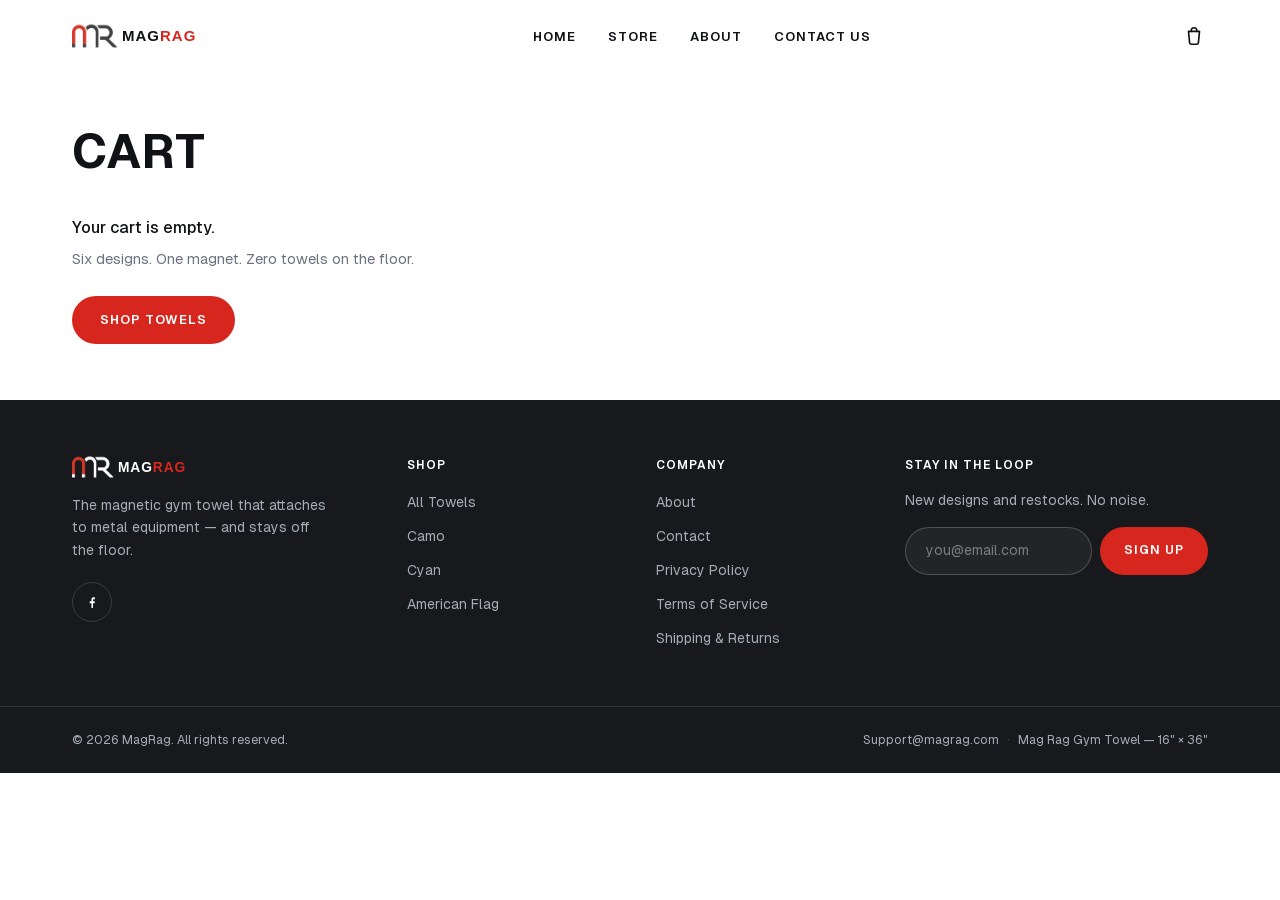
<file: cart/index.html>
<!DOCTYPE html><html lang="en"><head><meta charSet="utf-8"/><meta name="viewport" content="width=device-width, initial-scale=1"/><link rel="preload" href="/_next/static/media/4473ecc91f70f139-s.p.woff" as="font" crossorigin="" type="font/woff"/><link rel="preload" as="image" href="/brand/logo.svg" fetchPriority="high"/><link rel="stylesheet" href="/_next/static/css/0c84a08defd8dce1.css" data-precedence="next"/><link rel="preload" as="script" fetchPriority="low" href="/_next/static/chunks/webpack-116f3d2205d05b7d.js"/><script src="/_next/static/chunks/fd9d1056-1aca0e5f0471fbcc.js" async=""></script><script src="/_next/static/chunks/117-5af83c93b16e0331.js" async=""></script><script src="/_next/static/chunks/main-app-f581dd3b1c9926a2.js" async=""></script><script src="/_next/static/chunks/972-2456cd12eb8e5866.js" async=""></script><script src="/_next/static/chunks/878-cb7e1d4cad0d8b90.js" async=""></script><script src="/_next/static/chunks/app/cart/page-dce76e3272484659.js" async=""></script><script src="/_next/static/chunks/app/layout-39187fbe0b17ae0e.js" async=""></script><script src="/_next/static/chunks/app/page-526baf1f5d991c43.js" async=""></script><title>Cart | MAGRAG</title><meta name="description" content="Your MAGRAG cart."/><meta name="robots" content="noindex"/><link rel="canonical" href="https://www.magrag.com/cart/"/><meta property="og:title" content="MAGRAG — A Towel That Stays Put"/><meta property="og:description" content="The magnetic gym towel that securely attaches to metal equipment, so it never touches the dirty floor again."/><meta property="og:url" content="https://www.magrag.com/"/><meta property="og:site_name" content="MAGRAG"/><meta property="og:image" content="https://www.magrag.com/og.png"/><meta property="og:image:width" content="1200"/><meta property="og:image:height" content="630"/><meta property="og:image:alt" content="MAGRAG magnetic gym towel attached to a steel rack"/><meta property="og:type" content="website"/><meta name="twitter:card" content="summary_large_image"/><meta name="twitter:title" content="MAGRAG — A Towel That Stays Put"/><meta name="twitter:description" content="The magnetic gym towel that attaches to metal equipment and stays off the floor."/><meta name="twitter:image" content="https://www.magrag.com/og.png"/><meta name="twitter:image:width" content="1200"/><meta name="twitter:image:height" content="630"/><meta name="twitter:image:alt" content="MAGRAG magnetic gym towel attached to a steel rack"/><link rel="icon" href="/favicon.ico" type="image/x-icon" sizes="32x32"/><meta name="next-size-adjust"/><script src="/_next/static/chunks/polyfills-42372ed130431b0a.js" noModule=""></script></head><body class="__variable_1e4310 font-sans antialiased"><a href="#main" class="sr-only focus:not-sr-only focus:fixed focus:left-4 focus:top-4 focus:z-[100] focus:rounded-full focus:bg-ink focus:px-5 focus:py-3 focus:text-white">Skip to content</a><header class="sticky top-0 z-40 bg-white/95 backdrop-blur transition-shadow duration-300 "><div class="container-site flex h-16 items-center justify-between md:h-[72px]"><button type="button" class="flex h-11 w-11 items-center justify-center md:hidden -ml-2" aria-label="Open menu" aria-expanded="false" aria-controls="mobile-menu"><svg width="22" height="22" viewBox="0 0 24 24" stroke="currentColor" stroke-width="1.8" stroke-linecap="round" aria-hidden="true"><path d="M4 7h16M4 12h16M4 17h16"></path></svg></button><a class="absolute left-1/2 -translate-x-1/2 md:static md:translate-x-0" aria-label="MAGRAG home" href="/"><img alt="MAGRAG" fetchPriority="high" width="132" height="26" decoding="async" data-nimg="1" class="h-[22px] w-auto md:h-[24px]" style="color:transparent" src="/brand/logo.svg"/></a><nav aria-label="Main" class="hidden md:block"><ul class="flex items-center gap-8"><li><a class="text-[13px] font-semibold uppercase tracking-label transition-colors text-ink hover:text-brand" href="/">Home</a></li><li><a class="text-[13px] font-semibold uppercase tracking-label transition-colors text-ink hover:text-brand" href="/store/">Store</a></li><li><a class="text-[13px] font-semibold uppercase tracking-label transition-colors text-ink hover:text-brand" href="/about/">About</a></li><li><a class="text-[13px] font-semibold uppercase tracking-label transition-colors text-ink hover:text-brand" href="/contact/">Contact Us</a></li></ul></nav><a class="relative flex h-11 w-11 items-center justify-center -mr-2 text-ink hover:text-brand transition-colors" aria-label="Cart, 0 items" href="/cart/"><svg class="" width="22" height="22" viewBox="0 0 24 24" fill="none" stroke="currentColor" stroke-width="1.8" stroke-linecap="round" stroke-linejoin="round" aria-hidden="true"><path d="M6 7h12l-1.2 12.2a2 2 0 0 1-2 1.8H9.2a2 2 0 0 1-2-1.8L6 7Z"></path><path d="M9 7V6a3 3 0 0 1 6 0v1"></path></svg></a></div></header><div id="mobile-menu" role="dialog" aria-modal="true" aria-label="Navigation menu" class="fixed inset-0 z-50 md:hidden transition-[opacity,visibility] duration-300 ease-out invisible pointer-events-none opacity-0"><div class="absolute inset-0 bg-ink/40" aria-hidden="true"></div><div class="absolute inset-y-0 left-0 flex w-full max-w-[360px] flex-col bg-white shadow-2xl transition-transform duration-300 ease-out -translate-x-full"><div class="flex h-16 items-center justify-between border-b border-line px-5"><img alt="MAGRAG" loading="lazy" width="110" height="22" decoding="async" data-nimg="1" class="h-[20px] w-auto" style="color:transparent" src="/brand/logo.svg"/><button type="button" aria-label="Close menu" class="flex h-11 w-11 items-center justify-center -mr-2"><svg width="20" height="20" viewBox="0 0 24 24" stroke="currentColor" stroke-width="1.8" stroke-linecap="round" aria-hidden="true"><path d="M6 6l12 12M18 6L6 18"></path></svg></button></div><nav aria-label="Mobile" class="flex-1 overflow-y-auto px-5 py-4"><ul><li class="border-b border-line last:border-0"><a class="flex min-h-[52px] items-center justify-between text-[15px] font-semibold uppercase tracking-label text-ink" href="/">Home<span aria-hidden="true" class="text-steel">→</span></a></li><li class="border-b border-line last:border-0"><a class="flex min-h-[52px] items-center justify-between text-[15px] font-semibold uppercase tracking-label text-ink" href="/store/">Store<span aria-hidden="true" class="text-steel">→</span></a></li><li class="border-b border-line last:border-0"><a class="flex min-h-[52px] items-center justify-between text-[15px] font-semibold uppercase tracking-label text-ink" href="/about/">About<span aria-hidden="true" class="text-steel">→</span></a></li><li class="border-b border-line last:border-0"><a class="flex min-h-[52px] items-center justify-between text-[15px] font-semibold uppercase tracking-label text-ink" href="/contact/">Contact Us<span aria-hidden="true" class="text-steel">→</span></a></li></ul></nav><div class="border-t border-line px-5 py-5"><p class="text-[12px] uppercase tracking-label text-steel">A towel that stays put.</p></div></div></div><main id="main"><section><div class="container-site py-10 md:py-14"><h1 class="h-display text-4xl md:text-5xl">Cart</h1><p class="mt-8 text-[14.5px] text-steel">Loading your cart…</p></div></section></main><footer class="bg-charcoal text-steel-dark"><div class="container-site grid gap-10 py-14 md:grid-cols-[1.4fr_1fr_1fr_1.4fr] md:gap-8"><div><img alt="MAGRAG" loading="lazy" width="132" height="26" decoding="async" data-nimg="1" class="h-[22px] w-auto" style="color:transparent" src="/brand/logo-white.svg"/><p class="mt-4 max-w-[260px] text-[14px] leading-relaxed">The magnetic gym towel that attaches to metal equipment — and stays off the floor.</p><div class="mt-5 flex gap-4"><a href="https://www.facebook.com/" target="_blank" rel="noopener noreferrer" aria-label="MAGRAG on Facebook" class="flex h-10 w-10 items-center justify-center rounded-full border border-white/15 text-white transition-colors hover:border-brand hover:text-brand"><svg width="16" height="16" viewBox="0 0 24 24" fill="currentColor" aria-hidden="true"><path d="M13.5 21v-7h2.4l.4-3h-2.8V9.2c0-.9.3-1.5 1.6-1.5h1.3V5.1c-.2 0-1-.1-1.9-.1-1.9 0-3.3 1.2-3.3 3.4V11H8.5v3h2.7v7h2.3Z"></path></svg></a></div></div><nav aria-label="Shop"><h2 class="text-[12px] font-semibold uppercase tracking-label text-white">Shop</h2><ul class="mt-4 space-y-2.5"><li><a class="text-[14px] transition-colors hover:text-white" href="/store/">All Towels</a></li><li><a class="text-[14px] transition-colors hover:text-white" href="/store/?color=camo">Camo</a></li><li><a class="text-[14px] transition-colors hover:text-white" href="/store/?color=cyan">Cyan</a></li><li><a class="text-[14px] transition-colors hover:text-white" href="/store/?color=american-flag">American Flag</a></li></ul></nav><nav aria-label="Company"><h2 class="text-[12px] font-semibold uppercase tracking-label text-white">Company</h2><ul class="mt-4 space-y-2.5"><li><a class="text-[14px] transition-colors hover:text-white" href="/about/">About</a></li><li><a class="text-[14px] transition-colors hover:text-white" href="/contact/">Contact</a></li><li><a class="text-[14px] transition-colors hover:text-white" href="/privacy-policy/">Privacy Policy</a></li><li><a class="text-[14px] transition-colors hover:text-white" href="/terms-of-service/">Terms of Service</a></li><li><a class="text-[14px] transition-colors hover:text-white" href="/shipping-returns/">Shipping &amp; Returns</a></li></ul></nav><div><h2 class="text-[12px] font-semibold uppercase tracking-label text-white">Stay in the loop</h2><p class="mt-4 text-[14px]">New designs and restocks. No noise.</p><form noValidate="" class="mt-4"><div class="flex gap-2"><label for="newsletter-email-d" class="sr-only">Email address</label><input id="newsletter-email-d" type="email" autoComplete="email" placeholder="you@email.com" aria-invalid="false" class="h-12 w-full min-w-0 flex-1 rounded-full border px-5 text-[14px] outline-none transition-colors border-white/20 bg-white/5 text-white placeholder:text-white/40 focus:border-white/50 " value=""/><button type="submit" class="h-12 shrink-0 rounded-full bg-brand px-6 text-[12.5px] font-semibold uppercase tracking-label text-white transition-colors hover:bg-brand-dark">Sign up</button></div></form></div></div><div class="border-t border-white/10"><div class="container-site flex flex-col items-start justify-between gap-3 py-6 text-[12.5px] md:flex-row md:items-center"><p>© <!-- -->2026<!-- --> <!-- -->MagRag<!-- -->. All rights reserved.</p><p><a href="mailto:Support@magrag.com" class="hover:text-white transition-colors">Support@magrag.com</a><span class="mx-2 opacity-40">·</span>Mag Rag Gym Towel<!-- --> — <!-- -->16&quot; × 36&quot;</p></div></div></footer><script type="application/ld+json">{"@context":"https://schema.org","@type":"Organization","name":"MAGRAG","url":"https://www.magrag.com","logo":"https://www.magrag.com/brand/logo.svg","email":"Support@magrag.com","sameAs":["https://www.facebook.com/"]}</script><script src="/_next/static/chunks/webpack-116f3d2205d05b7d.js" async=""></script><script>(self.__next_f=self.__next_f||[]).push([0]);self.__next_f.push([2,null])</script><script>self.__next_f.push([1,"1:HL[\"/_next/static/media/4473ecc91f70f139-s.p.woff\",\"font\",{\"crossOrigin\":\"\",\"type\":\"font/woff\"}]\n2:HL[\"/_next/static/css/0c84a08defd8dce1.css\",\"style\"]\n"])</script><script>self.__next_f.push([1,"3:I[2846,[],\"\"]\n5:I[5522,[\"972\",\"static/chunks/972-2456cd12eb8e5866.js\",\"878\",\"static/chunks/878-cb7e1d4cad0d8b90.js\",\"565\",\"static/chunks/app/cart/page-dce76e3272484659.js\"],\"default\"]\n6:I[4707,[],\"\"]\n7:I[6423,[],\"\"]\n8:I[1733,[\"972\",\"static/chunks/972-2456cd12eb8e5866.js\",\"878\",\"static/chunks/878-cb7e1d4cad0d8b90.js\",\"185\",\"static/chunks/app/layout-39187fbe0b17ae0e.js\"],\"CartProvider\"]\n9:I[9604,[\"972\",\"static/chunks/972-2456cd12eb8e5866.js\",\"878\",\"static/chunks/878-cb7e1d4cad0d8b90.js\",\"185\",\"static/chunks/app/layout-39187fbe0b17ae0e.js\"],\"default\"]\na:I[2972,[\"972\",\"static/chunks/972-2456cd12eb8e5866.js\",\"878\",\"static/chunks/878-cb7e1d4cad0d8b90.js\",\"931\",\"static/chunks/app/page-526baf1f5d991c43.js\"],\"\"]\nb:I[5878,[\"972\",\"static/chunks/972-2456cd12eb8e5866.js\",\"878\",\"static/chunks/878-cb7e1d4cad0d8b90.js\",\"931\",\"static/chunks/app/page-526baf1f5d991c43.js\"],\"Image\"]\nc:I[1186,[\"972\",\"static/chunks/972-2456cd12eb8e5866.js\",\"878\",\"static/chunks/878-cb7e1d4cad0d8b90.js\",\"185\",\"static/chunks/app/layout-39187fbe0b17ae0e.js\"],\"default\"]\ne:I[1060,[],\"\"]\nf:[]\n"])</script><script>self.__next_f.push([1,"0:[\"$\",\"$L3\",null,{\"buildId\":\"vhMzN_mdmi-6NONWQrYbO\",\"assetPrefix\":\"\",\"urlParts\":[\"\",\"cart\",\"\"],\"initialTree\":[\"\",{\"children\":[\"cart\",{\"children\":[\"__PAGE__\",{}]}]},\"$undefined\",\"$undefined\",true],\"initialSeedData\":[\"\",{\"children\":[\"cart\",{\"children\":[\"__PAGE__\",{},[[\"$L4\",[\"$\",\"$L5\",null,{}],null],null],null]},[null,[\"$\",\"$L6\",null,{\"parallelRouterKey\":\"children\",\"segmentPath\":[\"children\",\"cart\",\"children\"],\"error\":\"$undefined\",\"errorStyles\":\"$undefined\",\"errorScripts\":\"$undefined\",\"template\":[\"$\",\"$L7\",null,{}],\"templateStyles\":\"$undefined\",\"templateScripts\":\"$undefined\",\"notFound\":\"$undefined\",\"notFoundStyles\":\"$undefined\"}]],null]},[[[[\"$\",\"link\",\"0\",{\"rel\":\"stylesheet\",\"href\":\"/_next/static/css/0c84a08defd8dce1.css\",\"precedence\":\"next\",\"crossOrigin\":\"$undefined\"}]],[\"$\",\"html\",null,{\"lang\":\"en\",\"children\":[\"$\",\"body\",null,{\"className\":\"__variable_1e4310 font-sans antialiased\",\"children\":[[\"$\",\"a\",null,{\"href\":\"#main\",\"className\":\"sr-only focus:not-sr-only focus:fixed focus:left-4 focus:top-4 focus:z-[100] focus:rounded-full focus:bg-ink focus:px-5 focus:py-3 focus:text-white\",\"children\":\"Skip to content\"}],[\"$\",\"$L8\",null,{\"children\":[[\"$\",\"$L9\",null,{}],[\"$\",\"main\",null,{\"id\":\"main\",\"children\":[\"$\",\"$L6\",null,{\"parallelRouterKey\":\"children\",\"segmentPath\":[\"children\"],\"error\":\"$undefined\",\"errorStyles\":\"$undefined\",\"errorScripts\":\"$undefined\",\"template\":[\"$\",\"$L7\",null,{}],\"templateStyles\":\"$undefined\",\"templateScripts\":\"$undefined\",\"notFound\":[\"$\",\"section\",null,{\"children\":[\"$\",\"div\",null,{\"className\":\"container-site py-24 text-center md:py-32\",\"children\":[[\"$\",\"p\",null,{\"className\":\"eyebrow\",\"children\":\"404\"}],[\"$\",\"h1\",null,{\"className\":\"h-display mt-4 text-4xl md:text-5xl\",\"children\":\"This page slipped off the rack.\"}],[\"$\",\"p\",null,{\"className\":\"mx-auto mt-4 max-w-md text-[15px] leading-relaxed text-steel\",\"children\":\"The page you’re looking for doesn’t exist or has moved.\"}],[\"$\",\"div\",null,{\"className\":\"mt-8 flex justify-center gap-3\",\"children\":[[\"$\",\"$La\",null,{\"href\":\"/\",\"className\":\"inline-flex items-center justify-center font-semibold uppercase tracking-label text-[13px] min-h-[48px] px-7 rounded-full transition-colors duration-200 ease-out select-none bg-brand text-white hover:bg-brand-dark \",\"children\":\"Back home\"}],[\"$\",\"$La\",null,{\"href\":\"/store\",\"className\":\"inline-flex items-center justify-center font-semibold uppercase tracking-label text-[13px] min-h-[48px] px-7 rounded-full transition-colors duration-200 ease-out select-none border border-ink text-ink hover:bg-ink hover:text-white \",\"children\":\"Shop towels\"}]]}]]}]}],\"notFoundStyles\":[]}]}],[\"$\",\"footer\",null,{\"className\":\"bg-charcoal text-steel-dark\",\"children\":[[\"$\",\"div\",null,{\"className\":\"container-site grid gap-10 py-14 md:grid-cols-[1.4fr_1fr_1fr_1.4fr] md:gap-8\",\"children\":[[\"$\",\"div\",null,{\"children\":[[\"$\",\"$Lb\",null,{\"src\":\"/brand/logo-white.svg\",\"alt\":\"MAGRAG\",\"width\":132,\"height\":26,\"unoptimized\":true,\"className\":\"h-[22px] w-auto\"}],[\"$\",\"p\",null,{\"className\":\"mt-4 max-w-[260px] text-[14px] leading-relaxed\",\"children\":\"The magnetic gym towel that attaches to metal equipment — and stays off the floor.\"}],[\"$\",\"div\",null,{\"className\":\"mt-5 flex gap-4\",\"children\":[\"$\",\"a\",null,{\"href\":\"https://www.facebook.com/\",\"target\":\"_blank\",\"rel\":\"noopener noreferrer\",\"aria-label\":\"MAGRAG on Facebook\",\"className\":\"flex h-10 w-10 items-center justify-center rounded-full border border-white/15 text-white transition-colors hover:border-brand hover:text-brand\",\"children\":[\"$\",\"svg\",null,{\"width\":\"16\",\"height\":\"16\",\"viewBox\":\"0 0 24 24\",\"fill\":\"currentColor\",\"aria-hidden\":\"true\",\"children\":[\"$\",\"path\",null,{\"d\":\"M13.5 21v-7h2.4l.4-3h-2.8V9.2c0-.9.3-1.5 1.6-1.5h1.3V5.1c-.2 0-1-.1-1.9-.1-1.9 0-3.3 1.2-3.3 3.4V11H8.5v3h2.7v7h2.3Z\"}]}]}]}]]}],[\"$\",\"nav\",null,{\"aria-label\":\"Shop\",\"children\":[[\"$\",\"h2\",null,{\"className\":\"text-[12px] font-semibold uppercase tracking-label text-white\",\"children\":\"Shop\"}],[\"$\",\"ul\",null,{\"className\":\"mt-4 space-y-2.5\",\"children\":[[\"$\",\"li\",\"All Towels\",{\"children\":[\"$\",\"$La\",null,{\"href\":\"/store\",\"className\":\"text-[14px] transition-colors hover:text-white\",\"children\":\"All Towels\"}]}],[\"$\",\"li\",\"Camo\",{\"children\":[\"$\",\"$La\",null,{\"href\":\"/store?color=camo\",\"className\":\"text-[14px] transition-colors hover:text-white\",\"children\":\"Camo\"}]}],[\"$\",\"li\",\"Cyan\",{\"children\":[\"$\",\"$La\",null,{\"href\":\"/store?color=cyan\",\"className\":\"text-[14px] transition-colors hover:text-white\",\"children\":\"Cyan\"}]}],[\"$\",\"li\",\"American Flag\",{\"children\":[\"$\",\"$La\",null,{\"href\":\"/store?color=american-flag\",\"className\":\"text-[14px] transition-colors hover:text-white\",\"children\":\"American Flag\"}]}]]}]]}],[\"$\",\"nav\",null,{\"aria-label\":\"Company\",\"children\":[[\"$\",\"h2\",null,{\"className\":\"text-[12px] font-semibold uppercase tracking-label text-white\",\"children\":\"Company\"}],[\"$\",\"ul\",null,{\"className\":\"mt-4 space-y-2.5\",\"children\":[[\"$\",\"li\",\"About\",{\"children\":[\"$\",\"$La\",null,{\"href\":\"/about\",\"className\":\"text-[14px] transition-colors hover:text-white\",\"children\":\"About\"}]}],[\"$\",\"li\",\"Contact\",{\"children\":[\"$\",\"$La\",null,{\"href\":\"/contact\",\"className\":\"text-[14px] transition-colors hover:text-white\",\"children\":\"Contact\"}]}],[\"$\",\"li\",\"Privacy Policy\",{\"children\":[\"$\",\"$La\",null,{\"href\":\"/privacy-policy\",\"className\":\"text-[14px] transition-colors hover:text-white\",\"children\":\"Privacy Policy\"}]}],[\"$\",\"li\",\"Terms of Service\",{\"children\":[\"$\",\"$La\",null,{\"href\":\"/terms-of-service\",\"className\":\"text-[14px] transition-colors hover:text-white\",\"children\":\"Terms of Service\"}]}],[\"$\",\"li\",\"Shipping \u0026 Returns\",{\"children\":[\"$\",\"$La\",null,{\"href\":\"/shipping-returns\",\"className\":\"text-[14px] transition-colors hover:text-white\",\"children\":\"Shipping \u0026 Returns\"}]}]]}]]}],[\"$\",\"div\",null,{\"children\":[[\"$\",\"h2\",null,{\"className\":\"text-[12px] font-semibold uppercase tracking-label text-white\",\"children\":\"Stay in the loop\"}],[\"$\",\"p\",null,{\"className\":\"mt-4 text-[14px]\",\"children\":\"New designs and restocks. No noise.\"}],[\"$\",\"$Lc\",null,{\"dark\":true,\"className\":\"mt-4\"}]]}]]}],[\"$\",\"div\",null,{\"className\":\"border-t border-white/10\",\"children\":[\"$\",\"div\",null,{\"className\":\"container-site flex flex-col items-start justify-between gap-3 py-6 text-[12.5px] md:flex-row md:items-center\",\"children\":[[\"$\",\"p\",null,{\"children\":[\"© \",2026,\" \",\"MagRag\",\". All rights reserved.\"]}],[\"$\",\"p\",null,{\"children\":[[\"$\",\"a\",null,{\"href\":\"mailto:Support@magrag.com\",\"className\":\"hover:text-white transition-colors\",\"children\":\"Support@magrag.com\"}],[\"$\",\"span\",null,{\"className\":\"mx-2 opacity-40\",\"children\":\"·\"}],\"Mag Rag Gym Towel\",\" — \",\"16\\\" × 36\\\"\"]}]]}]}]]}]]}],[\"$\",\"script\",null,{\"type\":\"application/ld+json\",\"dangerouslySetInnerHTML\":{\"__html\":\"{\\\"@context\\\":\\\"https://schema.org\\\",\\\"@type\\\":\\\"Organization\\\",\\\"name\\\":\\\"MAGRAG\\\",\\\"url\\\":\\\"https://www.magrag.com\\\",\\\"logo\\\":\\\"https://www.magrag.com/brand/logo.svg\\\",\\\"email\\\":\\\"Support@magrag.com\\\",\\\"sameAs\\\":[\\\"https://www.facebook.com/\\\"]}\"}}]]}]}]],null],null],\"couldBeIntercepted\":false,\"initialHead\":[null,\"$Ld\"],\"globalErrorComponent\":\"$e\",\"missingSlots\":\"$Wf\"}]\n"])</script><script>self.__next_f.push([1,"d:[[\"$\",\"meta\",\"0\",{\"name\":\"viewport\",\"content\":\"width=device-width, initial-scale=1\"}],[\"$\",\"meta\",\"1\",{\"charSet\":\"utf-8\"}],[\"$\",\"title\",\"2\",{\"children\":\"Cart | MAGRAG\"}],[\"$\",\"meta\",\"3\",{\"name\":\"description\",\"content\":\"Your MAGRAG cart.\"}],[\"$\",\"meta\",\"4\",{\"name\":\"robots\",\"content\":\"noindex\"}],[\"$\",\"link\",\"5\",{\"rel\":\"canonical\",\"href\":\"https://www.magrag.com/cart/\"}],[\"$\",\"meta\",\"6\",{\"property\":\"og:title\",\"content\":\"MAGRAG — A Towel That Stays Put\"}],[\"$\",\"meta\",\"7\",{\"property\":\"og:description\",\"content\":\"The magnetic gym towel that securely attaches to metal equipment, so it never touches the dirty floor again.\"}],[\"$\",\"meta\",\"8\",{\"property\":\"og:url\",\"content\":\"https://www.magrag.com/\"}],[\"$\",\"meta\",\"9\",{\"property\":\"og:site_name\",\"content\":\"MAGRAG\"}],[\"$\",\"meta\",\"10\",{\"property\":\"og:image\",\"content\":\"https://www.magrag.com/og.png\"}],[\"$\",\"meta\",\"11\",{\"property\":\"og:image:width\",\"content\":\"1200\"}],[\"$\",\"meta\",\"12\",{\"property\":\"og:image:height\",\"content\":\"630\"}],[\"$\",\"meta\",\"13\",{\"property\":\"og:image:alt\",\"content\":\"MAGRAG magnetic gym towel attached to a steel rack\"}],[\"$\",\"meta\",\"14\",{\"property\":\"og:type\",\"content\":\"website\"}],[\"$\",\"meta\",\"15\",{\"name\":\"twitter:card\",\"content\":\"summary_large_image\"}],[\"$\",\"meta\",\"16\",{\"name\":\"twitter:title\",\"content\":\"MAGRAG — A Towel That Stays Put\"}],[\"$\",\"meta\",\"17\",{\"name\":\"twitter:description\",\"content\":\"The magnetic gym towel that attaches to metal equipment and stays off the floor.\"}],[\"$\",\"meta\",\"18\",{\"name\":\"twitter:image\",\"content\":\"https://www.magrag.com/og.png\"}],[\"$\",\"meta\",\"19\",{\"name\":\"twitter:image:width\",\"content\":\"1200\"}],[\"$\",\"meta\",\"20\",{\"name\":\"twitter:image:height\",\"content\":\"630\"}],[\"$\",\"meta\",\"21\",{\"name\":\"twitter:image:alt\",\"content\":\"MAGRAG magnetic gym towel attached to a steel rack\"}],[\"$\",\"link\",\"22\",{\"rel\":\"icon\",\"href\":\"/favicon.ico\",\"type\":\"image/x-icon\",\"sizes\":\"32x32\"}],[\"$\",\"meta\",\"23\",{\"name\":\"next-size-adjust\"}]]\n4:null\n"])</script></body></html>
</file>
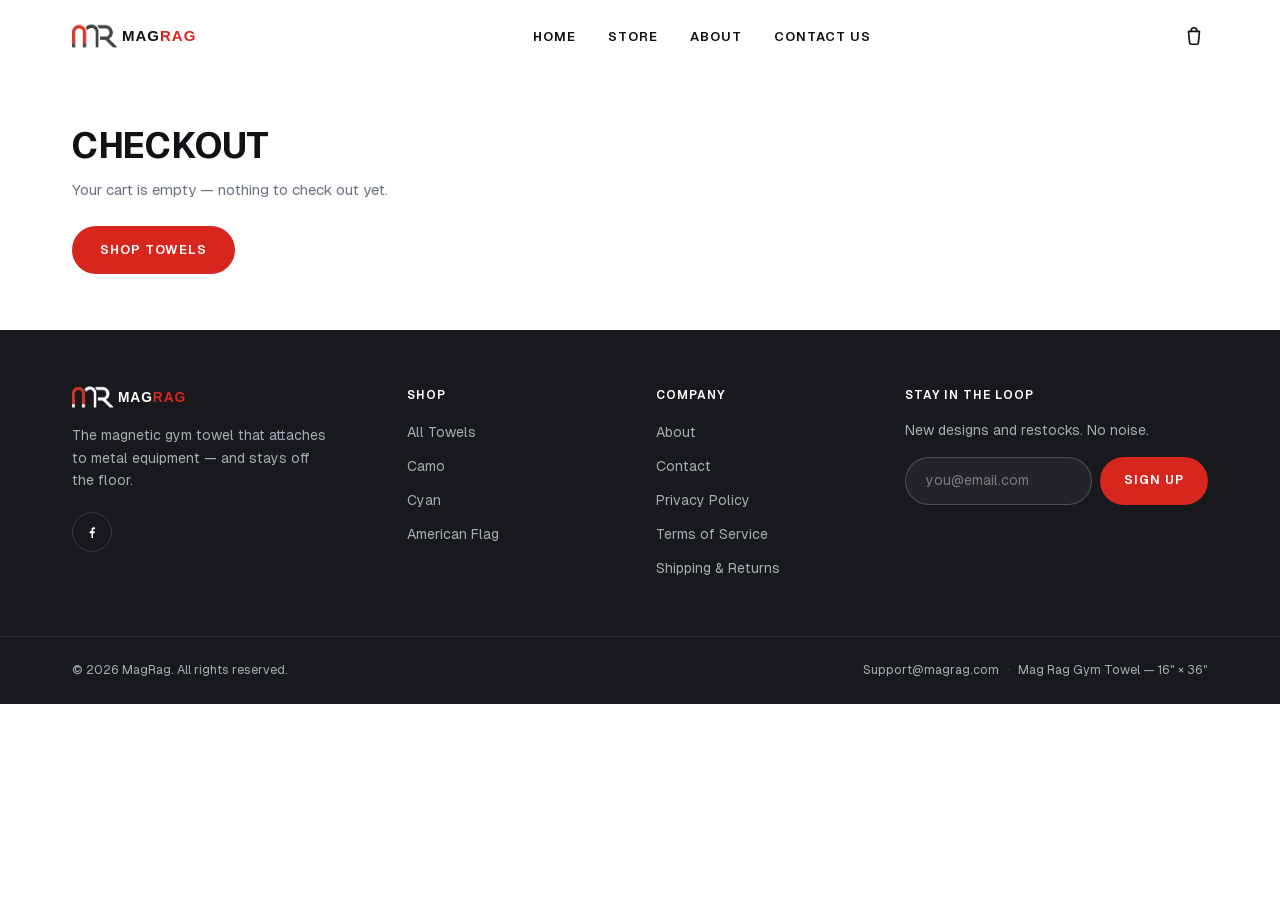
<file: checkout/index.html>
<!DOCTYPE html><html lang="en"><head><meta charSet="utf-8"/><meta name="viewport" content="width=device-width, initial-scale=1"/><link rel="preload" href="/_next/static/media/4473ecc91f70f139-s.p.woff" as="font" crossorigin="" type="font/woff"/><link rel="preload" as="image" href="/brand/logo.svg" fetchPriority="high"/><link rel="stylesheet" href="/_next/static/css/0c84a08defd8dce1.css" data-precedence="next"/><link rel="preload" as="script" fetchPriority="low" href="/_next/static/chunks/webpack-116f3d2205d05b7d.js"/><script src="/_next/static/chunks/fd9d1056-1aca0e5f0471fbcc.js" async=""></script><script src="/_next/static/chunks/117-5af83c93b16e0331.js" async=""></script><script src="/_next/static/chunks/main-app-f581dd3b1c9926a2.js" async=""></script><script src="/_next/static/chunks/972-2456cd12eb8e5866.js" async=""></script><script src="/_next/static/chunks/878-cb7e1d4cad0d8b90.js" async=""></script><script src="/_next/static/chunks/app/checkout/page-8b60e1007d0bc0c5.js" async=""></script><script src="/_next/static/chunks/app/layout-39187fbe0b17ae0e.js" async=""></script><script src="/_next/static/chunks/app/page-526baf1f5d991c43.js" async=""></script><title>Checkout | MAGRAG</title><meta name="description" content="MAGRAG checkout."/><meta name="robots" content="noindex"/><link rel="canonical" href="https://www.magrag.com/checkout/"/><meta property="og:title" content="MAGRAG — A Towel That Stays Put"/><meta property="og:description" content="The magnetic gym towel that securely attaches to metal equipment, so it never touches the dirty floor again."/><meta property="og:url" content="https://www.magrag.com/"/><meta property="og:site_name" content="MAGRAG"/><meta property="og:image" content="https://www.magrag.com/og.png"/><meta property="og:image:width" content="1200"/><meta property="og:image:height" content="630"/><meta property="og:image:alt" content="MAGRAG magnetic gym towel attached to a steel rack"/><meta property="og:type" content="website"/><meta name="twitter:card" content="summary_large_image"/><meta name="twitter:title" content="MAGRAG — A Towel That Stays Put"/><meta name="twitter:description" content="The magnetic gym towel that attaches to metal equipment and stays off the floor."/><meta name="twitter:image" content="https://www.magrag.com/og.png"/><meta name="twitter:image:width" content="1200"/><meta name="twitter:image:height" content="630"/><meta name="twitter:image:alt" content="MAGRAG magnetic gym towel attached to a steel rack"/><link rel="icon" href="/favicon.ico" type="image/x-icon" sizes="32x32"/><meta name="next-size-adjust"/><script src="/_next/static/chunks/polyfills-42372ed130431b0a.js" noModule=""></script></head><body class="__variable_1e4310 font-sans antialiased"><a href="#main" class="sr-only focus:not-sr-only focus:fixed focus:left-4 focus:top-4 focus:z-[100] focus:rounded-full focus:bg-ink focus:px-5 focus:py-3 focus:text-white">Skip to content</a><header class="sticky top-0 z-40 bg-white/95 backdrop-blur transition-shadow duration-300 "><div class="container-site flex h-16 items-center justify-between md:h-[72px]"><button type="button" class="flex h-11 w-11 items-center justify-center md:hidden -ml-2" aria-label="Open menu" aria-expanded="false" aria-controls="mobile-menu"><svg width="22" height="22" viewBox="0 0 24 24" stroke="currentColor" stroke-width="1.8" stroke-linecap="round" aria-hidden="true"><path d="M4 7h16M4 12h16M4 17h16"></path></svg></button><a class="absolute left-1/2 -translate-x-1/2 md:static md:translate-x-0" aria-label="MAGRAG home" href="/"><img alt="MAGRAG" fetchPriority="high" width="132" height="26" decoding="async" data-nimg="1" class="h-[22px] w-auto md:h-[24px]" style="color:transparent" src="/brand/logo.svg"/></a><nav aria-label="Main" class="hidden md:block"><ul class="flex items-center gap-8"><li><a class="text-[13px] font-semibold uppercase tracking-label transition-colors text-ink hover:text-brand" href="/">Home</a></li><li><a class="text-[13px] font-semibold uppercase tracking-label transition-colors text-ink hover:text-brand" href="/store/">Store</a></li><li><a class="text-[13px] font-semibold uppercase tracking-label transition-colors text-ink hover:text-brand" href="/about/">About</a></li><li><a class="text-[13px] font-semibold uppercase tracking-label transition-colors text-ink hover:text-brand" href="/contact/">Contact Us</a></li></ul></nav><a class="relative flex h-11 w-11 items-center justify-center -mr-2 text-ink hover:text-brand transition-colors" aria-label="Cart, 0 items" href="/cart/"><svg class="" width="22" height="22" viewBox="0 0 24 24" fill="none" stroke="currentColor" stroke-width="1.8" stroke-linecap="round" stroke-linejoin="round" aria-hidden="true"><path d="M6 7h12l-1.2 12.2a2 2 0 0 1-2 1.8H9.2a2 2 0 0 1-2-1.8L6 7Z"></path><path d="M9 7V6a3 3 0 0 1 6 0v1"></path></svg></a></div></header><div id="mobile-menu" role="dialog" aria-modal="true" aria-label="Navigation menu" class="fixed inset-0 z-50 md:hidden transition-[opacity,visibility] duration-300 ease-out invisible pointer-events-none opacity-0"><div class="absolute inset-0 bg-ink/40" aria-hidden="true"></div><div class="absolute inset-y-0 left-0 flex w-full max-w-[360px] flex-col bg-white shadow-2xl transition-transform duration-300 ease-out -translate-x-full"><div class="flex h-16 items-center justify-between border-b border-line px-5"><img alt="MAGRAG" loading="lazy" width="110" height="22" decoding="async" data-nimg="1" class="h-[20px] w-auto" style="color:transparent" src="/brand/logo.svg"/><button type="button" aria-label="Close menu" class="flex h-11 w-11 items-center justify-center -mr-2"><svg width="20" height="20" viewBox="0 0 24 24" stroke="currentColor" stroke-width="1.8" stroke-linecap="round" aria-hidden="true"><path d="M6 6l12 12M18 6L6 18"></path></svg></button></div><nav aria-label="Mobile" class="flex-1 overflow-y-auto px-5 py-4"><ul><li class="border-b border-line last:border-0"><a class="flex min-h-[52px] items-center justify-between text-[15px] font-semibold uppercase tracking-label text-ink" href="/">Home<span aria-hidden="true" class="text-steel">→</span></a></li><li class="border-b border-line last:border-0"><a class="flex min-h-[52px] items-center justify-between text-[15px] font-semibold uppercase tracking-label text-ink" href="/store/">Store<span aria-hidden="true" class="text-steel">→</span></a></li><li class="border-b border-line last:border-0"><a class="flex min-h-[52px] items-center justify-between text-[15px] font-semibold uppercase tracking-label text-ink" href="/about/">About<span aria-hidden="true" class="text-steel">→</span></a></li><li class="border-b border-line last:border-0"><a class="flex min-h-[52px] items-center justify-between text-[15px] font-semibold uppercase tracking-label text-ink" href="/contact/">Contact Us<span aria-hidden="true" class="text-steel">→</span></a></li></ul></nav><div class="border-t border-line px-5 py-5"><p class="text-[12px] uppercase tracking-label text-steel">A towel that stays put.</p></div></div></div><main id="main"><section><div class="container-site py-10 md:py-14"><h1 class="h-display text-4xl md:text-5xl">Checkout</h1><div class="mt-8 gap-14 md:grid md:grid-cols-[1.7fr_1fr]"><div><h2 class="text-[13px] font-bold uppercase tracking-label text-ink">Review your order</h2><ul class="mt-4"></ul><p class="mt-4"><a class="text-[13px] font-semibold uppercase tracking-label text-ink underline-offset-4 hover:text-brand hover:underline" href="/cart/">← Edit cart</a></p></div><aside class="mt-10 self-start rounded-2xl bg-mist p-6 md:mt-0 md:p-7" aria-label="Payment"><h2 class="text-[13px] font-bold uppercase tracking-label text-ink">Total</h2><dl class="mt-4 space-y-2.5 text-[14.5px]"><div class="flex justify-between"><dt class="text-steel">Subtotal (<!-- -->0<!-- --> <!-- -->items<!-- -->)</dt><dd class="font-semibold text-ink">$0.00</dd></div><div class="flex justify-between border-b border-line pb-3"><dt class="text-steel">Shipping &amp; tax</dt><dd class="text-steel">At payment step</dd></div><div class="flex justify-between pt-1 text-[16px]"><dt class="font-bold text-ink">Due today</dt><dd class="font-bold text-ink">$0.00</dd></div></dl><div class="mt-6 rounded-xl border border-dashed border-steel/50 bg-white p-4"><p class="text-[11px] font-bold uppercase tracking-label text-[#A06A00]">Integration point</p><p class="mt-1.5 text-[13px] leading-relaxed text-steel">Payment processing is not wired up in this build. Connect Stripe, Shopify, or the existing Squarespace commerce backend here — see the comment at the top of<!-- --> <code class="text-[12px]">CheckoutClient.tsx</code>.</p></div><div class="mt-5"><button type="button" disabled="" class="inline-flex items-center justify-center font-semibold uppercase tracking-label text-[13px] min-h-[48px] px-7 rounded-full transition-colors duration-200 ease-out select-none bg-brand text-white hover:bg-brand-dark w-full disabled:opacity-40 disabled:pointer-events-none">Continue to payment</button></div><p class="mt-4 text-center text-[12px] leading-relaxed text-steel">Questions? <a class="underline underline-offset-4" href="mailto:Support@magrag.com">Support@magrag.com</a></p><button type="button" class="mt-4 w-full text-center text-[12px] font-medium uppercase tracking-label text-steel underline-offset-4 hover:text-brand hover:underline">Clear cart</button></aside></div></div></section></main><footer class="bg-charcoal text-steel-dark"><div class="container-site grid gap-10 py-14 md:grid-cols-[1.4fr_1fr_1fr_1.4fr] md:gap-8"><div><img alt="MAGRAG" loading="lazy" width="132" height="26" decoding="async" data-nimg="1" class="h-[22px] w-auto" style="color:transparent" src="/brand/logo-white.svg"/><p class="mt-4 max-w-[260px] text-[14px] leading-relaxed">The magnetic gym towel that attaches to metal equipment — and stays off the floor.</p><div class="mt-5 flex gap-4"><a href="https://www.facebook.com/" target="_blank" rel="noopener noreferrer" aria-label="MAGRAG on Facebook" class="flex h-10 w-10 items-center justify-center rounded-full border border-white/15 text-white transition-colors hover:border-brand hover:text-brand"><svg width="16" height="16" viewBox="0 0 24 24" fill="currentColor" aria-hidden="true"><path d="M13.5 21v-7h2.4l.4-3h-2.8V9.2c0-.9.3-1.5 1.6-1.5h1.3V5.1c-.2 0-1-.1-1.9-.1-1.9 0-3.3 1.2-3.3 3.4V11H8.5v3h2.7v7h2.3Z"></path></svg></a></div></div><nav aria-label="Shop"><h2 class="text-[12px] font-semibold uppercase tracking-label text-white">Shop</h2><ul class="mt-4 space-y-2.5"><li><a class="text-[14px] transition-colors hover:text-white" href="/store/">All Towels</a></li><li><a class="text-[14px] transition-colors hover:text-white" href="/store/?color=camo">Camo</a></li><li><a class="text-[14px] transition-colors hover:text-white" href="/store/?color=cyan">Cyan</a></li><li><a class="text-[14px] transition-colors hover:text-white" href="/store/?color=american-flag">American Flag</a></li></ul></nav><nav aria-label="Company"><h2 class="text-[12px] font-semibold uppercase tracking-label text-white">Company</h2><ul class="mt-4 space-y-2.5"><li><a class="text-[14px] transition-colors hover:text-white" href="/about/">About</a></li><li><a class="text-[14px] transition-colors hover:text-white" href="/contact/">Contact</a></li><li><a class="text-[14px] transition-colors hover:text-white" href="/privacy-policy/">Privacy Policy</a></li><li><a class="text-[14px] transition-colors hover:text-white" href="/terms-of-service/">Terms of Service</a></li><li><a class="text-[14px] transition-colors hover:text-white" href="/shipping-returns/">Shipping &amp; Returns</a></li></ul></nav><div><h2 class="text-[12px] font-semibold uppercase tracking-label text-white">Stay in the loop</h2><p class="mt-4 text-[14px]">New designs and restocks. No noise.</p><form noValidate="" class="mt-4"><div class="flex gap-2"><label for="newsletter-email-d" class="sr-only">Email address</label><input id="newsletter-email-d" type="email" autoComplete="email" placeholder="you@email.com" aria-invalid="false" class="h-12 w-full min-w-0 flex-1 rounded-full border px-5 text-[14px] outline-none transition-colors border-white/20 bg-white/5 text-white placeholder:text-white/40 focus:border-white/50 " value=""/><button type="submit" class="h-12 shrink-0 rounded-full bg-brand px-6 text-[12.5px] font-semibold uppercase tracking-label text-white transition-colors hover:bg-brand-dark">Sign up</button></div></form></div></div><div class="border-t border-white/10"><div class="container-site flex flex-col items-start justify-between gap-3 py-6 text-[12.5px] md:flex-row md:items-center"><p>© <!-- -->2026<!-- --> <!-- -->MagRag<!-- -->. All rights reserved.</p><p><a href="mailto:Support@magrag.com" class="hover:text-white transition-colors">Support@magrag.com</a><span class="mx-2 opacity-40">·</span>Mag Rag Gym Towel<!-- --> — <!-- -->16&quot; × 36&quot;</p></div></div></footer><script type="application/ld+json">{"@context":"https://schema.org","@type":"Organization","name":"MAGRAG","url":"https://www.magrag.com","logo":"https://www.magrag.com/brand/logo.svg","email":"Support@magrag.com","sameAs":["https://www.facebook.com/"]}</script><script src="/_next/static/chunks/webpack-116f3d2205d05b7d.js" async=""></script><script>(self.__next_f=self.__next_f||[]).push([0]);self.__next_f.push([2,null])</script><script>self.__next_f.push([1,"1:HL[\"/_next/static/media/4473ecc91f70f139-s.p.woff\",\"font\",{\"crossOrigin\":\"\",\"type\":\"font/woff\"}]\n2:HL[\"/_next/static/css/0c84a08defd8dce1.css\",\"style\"]\n"])</script><script>self.__next_f.push([1,"3:I[2846,[],\"\"]\n5:I[6731,[\"972\",\"static/chunks/972-2456cd12eb8e5866.js\",\"878\",\"static/chunks/878-cb7e1d4cad0d8b90.js\",\"285\",\"static/chunks/app/checkout/page-8b60e1007d0bc0c5.js\"],\"default\"]\n6:I[4707,[],\"\"]\n7:I[6423,[],\"\"]\n8:I[1733,[\"972\",\"static/chunks/972-2456cd12eb8e5866.js\",\"878\",\"static/chunks/878-cb7e1d4cad0d8b90.js\",\"185\",\"static/chunks/app/layout-39187fbe0b17ae0e.js\"],\"CartProvider\"]\n9:I[9604,[\"972\",\"static/chunks/972-2456cd12eb8e5866.js\",\"878\",\"static/chunks/878-cb7e1d4cad0d8b90.js\",\"185\",\"static/chunks/app/layout-39187fbe0b17ae0e.js\"],\"default\"]\na:I[2972,[\"972\",\"static/chunks/972-2456cd12eb8e5866.js\",\"878\",\"static/chunks/878-cb7e1d4cad0d8b90.js\",\"931\",\"static/chunks/app/page-526baf1f5d991c43.js\"],\"\"]\nb:I[5878,[\"972\",\"static/chunks/972-2456cd12eb8e5866.js\",\"878\",\"static/chunks/878-cb7e1d4cad0d8b90.js\",\"931\",\"static/chunks/app/page-526baf1f5d991c43.js\"],\"Image\"]\nc:I[1186,[\"972\",\"static/chunks/972-2456cd12eb8e5866.js\",\"878\",\"static/chunks/878-cb7e1d4cad0d8b90.js\",\"185\",\"static/chunks/app/layout-39187fbe0b17ae0e.js\"],\"default\"]\ne:I[1060,[],\"\"]\nf:[]\n"])</script><script>self.__next_f.push([1,"0:[\"$\",\"$L3\",null,{\"buildId\":\"vhMzN_mdmi-6NONWQrYbO\",\"assetPrefix\":\"\",\"urlParts\":[\"\",\"checkout\",\"\"],\"initialTree\":[\"\",{\"children\":[\"checkout\",{\"children\":[\"__PAGE__\",{}]}]},\"$undefined\",\"$undefined\",true],\"initialSeedData\":[\"\",{\"children\":[\"checkout\",{\"children\":[\"__PAGE__\",{},[[\"$L4\",[\"$\",\"$L5\",null,{}],null],null],null]},[null,[\"$\",\"$L6\",null,{\"parallelRouterKey\":\"children\",\"segmentPath\":[\"children\",\"checkout\",\"children\"],\"error\":\"$undefined\",\"errorStyles\":\"$undefined\",\"errorScripts\":\"$undefined\",\"template\":[\"$\",\"$L7\",null,{}],\"templateStyles\":\"$undefined\",\"templateScripts\":\"$undefined\",\"notFound\":\"$undefined\",\"notFoundStyles\":\"$undefined\"}]],null]},[[[[\"$\",\"link\",\"0\",{\"rel\":\"stylesheet\",\"href\":\"/_next/static/css/0c84a08defd8dce1.css\",\"precedence\":\"next\",\"crossOrigin\":\"$undefined\"}]],[\"$\",\"html\",null,{\"lang\":\"en\",\"children\":[\"$\",\"body\",null,{\"className\":\"__variable_1e4310 font-sans antialiased\",\"children\":[[\"$\",\"a\",null,{\"href\":\"#main\",\"className\":\"sr-only focus:not-sr-only focus:fixed focus:left-4 focus:top-4 focus:z-[100] focus:rounded-full focus:bg-ink focus:px-5 focus:py-3 focus:text-white\",\"children\":\"Skip to content\"}],[\"$\",\"$L8\",null,{\"children\":[[\"$\",\"$L9\",null,{}],[\"$\",\"main\",null,{\"id\":\"main\",\"children\":[\"$\",\"$L6\",null,{\"parallelRouterKey\":\"children\",\"segmentPath\":[\"children\"],\"error\":\"$undefined\",\"errorStyles\":\"$undefined\",\"errorScripts\":\"$undefined\",\"template\":[\"$\",\"$L7\",null,{}],\"templateStyles\":\"$undefined\",\"templateScripts\":\"$undefined\",\"notFound\":[\"$\",\"section\",null,{\"children\":[\"$\",\"div\",null,{\"className\":\"container-site py-24 text-center md:py-32\",\"children\":[[\"$\",\"p\",null,{\"className\":\"eyebrow\",\"children\":\"404\"}],[\"$\",\"h1\",null,{\"className\":\"h-display mt-4 text-4xl md:text-5xl\",\"children\":\"This page slipped off the rack.\"}],[\"$\",\"p\",null,{\"className\":\"mx-auto mt-4 max-w-md text-[15px] leading-relaxed text-steel\",\"children\":\"The page you’re looking for doesn’t exist or has moved.\"}],[\"$\",\"div\",null,{\"className\":\"mt-8 flex justify-center gap-3\",\"children\":[[\"$\",\"$La\",null,{\"href\":\"/\",\"className\":\"inline-flex items-center justify-center font-semibold uppercase tracking-label text-[13px] min-h-[48px] px-7 rounded-full transition-colors duration-200 ease-out select-none bg-brand text-white hover:bg-brand-dark \",\"children\":\"Back home\"}],[\"$\",\"$La\",null,{\"href\":\"/store\",\"className\":\"inline-flex items-center justify-center font-semibold uppercase tracking-label text-[13px] min-h-[48px] px-7 rounded-full transition-colors duration-200 ease-out select-none border border-ink text-ink hover:bg-ink hover:text-white \",\"children\":\"Shop towels\"}]]}]]}]}],\"notFoundStyles\":[]}]}],[\"$\",\"footer\",null,{\"className\":\"bg-charcoal text-steel-dark\",\"children\":[[\"$\",\"div\",null,{\"className\":\"container-site grid gap-10 py-14 md:grid-cols-[1.4fr_1fr_1fr_1.4fr] md:gap-8\",\"children\":[[\"$\",\"div\",null,{\"children\":[[\"$\",\"$Lb\",null,{\"src\":\"/brand/logo-white.svg\",\"alt\":\"MAGRAG\",\"width\":132,\"height\":26,\"unoptimized\":true,\"className\":\"h-[22px] w-auto\"}],[\"$\",\"p\",null,{\"className\":\"mt-4 max-w-[260px] text-[14px] leading-relaxed\",\"children\":\"The magnetic gym towel that attaches to metal equipment — and stays off the floor.\"}],[\"$\",\"div\",null,{\"className\":\"mt-5 flex gap-4\",\"children\":[\"$\",\"a\",null,{\"href\":\"https://www.facebook.com/\",\"target\":\"_blank\",\"rel\":\"noopener noreferrer\",\"aria-label\":\"MAGRAG on Facebook\",\"className\":\"flex h-10 w-10 items-center justify-center rounded-full border border-white/15 text-white transition-colors hover:border-brand hover:text-brand\",\"children\":[\"$\",\"svg\",null,{\"width\":\"16\",\"height\":\"16\",\"viewBox\":\"0 0 24 24\",\"fill\":\"currentColor\",\"aria-hidden\":\"true\",\"children\":[\"$\",\"path\",null,{\"d\":\"M13.5 21v-7h2.4l.4-3h-2.8V9.2c0-.9.3-1.5 1.6-1.5h1.3V5.1c-.2 0-1-.1-1.9-.1-1.9 0-3.3 1.2-3.3 3.4V11H8.5v3h2.7v7h2.3Z\"}]}]}]}]]}],[\"$\",\"nav\",null,{\"aria-label\":\"Shop\",\"children\":[[\"$\",\"h2\",null,{\"className\":\"text-[12px] font-semibold uppercase tracking-label text-white\",\"children\":\"Shop\"}],[\"$\",\"ul\",null,{\"className\":\"mt-4 space-y-2.5\",\"children\":[[\"$\",\"li\",\"All Towels\",{\"children\":[\"$\",\"$La\",null,{\"href\":\"/store\",\"className\":\"text-[14px] transition-colors hover:text-white\",\"children\":\"All Towels\"}]}],[\"$\",\"li\",\"Camo\",{\"children\":[\"$\",\"$La\",null,{\"href\":\"/store?color=camo\",\"className\":\"text-[14px] transition-colors hover:text-white\",\"children\":\"Camo\"}]}],[\"$\",\"li\",\"Cyan\",{\"children\":[\"$\",\"$La\",null,{\"href\":\"/store?color=cyan\",\"className\":\"text-[14px] transition-colors hover:text-white\",\"children\":\"Cyan\"}]}],[\"$\",\"li\",\"American Flag\",{\"children\":[\"$\",\"$La\",null,{\"href\":\"/store?color=american-flag\",\"className\":\"text-[14px] transition-colors hover:text-white\",\"children\":\"American Flag\"}]}]]}]]}],[\"$\",\"nav\",null,{\"aria-label\":\"Company\",\"children\":[[\"$\",\"h2\",null,{\"className\":\"text-[12px] font-semibold uppercase tracking-label text-white\",\"children\":\"Company\"}],[\"$\",\"ul\",null,{\"className\":\"mt-4 space-y-2.5\",\"children\":[[\"$\",\"li\",\"About\",{\"children\":[\"$\",\"$La\",null,{\"href\":\"/about\",\"className\":\"text-[14px] transition-colors hover:text-white\",\"children\":\"About\"}]}],[\"$\",\"li\",\"Contact\",{\"children\":[\"$\",\"$La\",null,{\"href\":\"/contact\",\"className\":\"text-[14px] transition-colors hover:text-white\",\"children\":\"Contact\"}]}],[\"$\",\"li\",\"Privacy Policy\",{\"children\":[\"$\",\"$La\",null,{\"href\":\"/privacy-policy\",\"className\":\"text-[14px] transition-colors hover:text-white\",\"children\":\"Privacy Policy\"}]}],[\"$\",\"li\",\"Terms of Service\",{\"children\":[\"$\",\"$La\",null,{\"href\":\"/terms-of-service\",\"className\":\"text-[14px] transition-colors hover:text-white\",\"children\":\"Terms of Service\"}]}],[\"$\",\"li\",\"Shipping \u0026 Returns\",{\"children\":[\"$\",\"$La\",null,{\"href\":\"/shipping-returns\",\"className\":\"text-[14px] transition-colors hover:text-white\",\"children\":\"Shipping \u0026 Returns\"}]}]]}]]}],[\"$\",\"div\",null,{\"children\":[[\"$\",\"h2\",null,{\"className\":\"text-[12px] font-semibold uppercase tracking-label text-white\",\"children\":\"Stay in the loop\"}],[\"$\",\"p\",null,{\"className\":\"mt-4 text-[14px]\",\"children\":\"New designs and restocks. No noise.\"}],[\"$\",\"$Lc\",null,{\"dark\":true,\"className\":\"mt-4\"}]]}]]}],[\"$\",\"div\",null,{\"className\":\"border-t border-white/10\",\"children\":[\"$\",\"div\",null,{\"className\":\"container-site flex flex-col items-start justify-between gap-3 py-6 text-[12.5px] md:flex-row md:items-center\",\"children\":[[\"$\",\"p\",null,{\"children\":[\"© \",2026,\" \",\"MagRag\",\". All rights reserved.\"]}],[\"$\",\"p\",null,{\"children\":[[\"$\",\"a\",null,{\"href\":\"mailto:Support@magrag.com\",\"className\":\"hover:text-white transition-colors\",\"children\":\"Support@magrag.com\"}],[\"$\",\"span\",null,{\"className\":\"mx-2 opacity-40\",\"children\":\"·\"}],\"Mag Rag Gym Towel\",\" — \",\"16\\\" × 36\\\"\"]}]]}]}]]}]]}],[\"$\",\"script\",null,{\"type\":\"application/ld+json\",\"dangerouslySetInnerHTML\":{\"__html\":\"{\\\"@context\\\":\\\"https://schema.org\\\",\\\"@type\\\":\\\"Organization\\\",\\\"name\\\":\\\"MAGRAG\\\",\\\"url\\\":\\\"https://www.magrag.com\\\",\\\"logo\\\":\\\"https://www.magrag.com/brand/logo.svg\\\",\\\"email\\\":\\\"Support@magrag.com\\\",\\\"sameAs\\\":[\\\"https://www.facebook.com/\\\"]}\"}}]]}]}]],null],null],\"couldBeIntercepted\":false,\"initialHead\":[null,\"$Ld\"],\"globalErrorComponent\":\"$e\",\"missingSlots\":\"$Wf\"}]\n"])</script><script>self.__next_f.push([1,"d:[[\"$\",\"meta\",\"0\",{\"name\":\"viewport\",\"content\":\"width=device-width, initial-scale=1\"}],[\"$\",\"meta\",\"1\",{\"charSet\":\"utf-8\"}],[\"$\",\"title\",\"2\",{\"children\":\"Checkout | MAGRAG\"}],[\"$\",\"meta\",\"3\",{\"name\":\"description\",\"content\":\"MAGRAG checkout.\"}],[\"$\",\"meta\",\"4\",{\"name\":\"robots\",\"content\":\"noindex\"}],[\"$\",\"link\",\"5\",{\"rel\":\"canonical\",\"href\":\"https://www.magrag.com/checkout/\"}],[\"$\",\"meta\",\"6\",{\"property\":\"og:title\",\"content\":\"MAGRAG — A Towel That Stays Put\"}],[\"$\",\"meta\",\"7\",{\"property\":\"og:description\",\"content\":\"The magnetic gym towel that securely attaches to metal equipment, so it never touches the dirty floor again.\"}],[\"$\",\"meta\",\"8\",{\"property\":\"og:url\",\"content\":\"https://www.magrag.com/\"}],[\"$\",\"meta\",\"9\",{\"property\":\"og:site_name\",\"content\":\"MAGRAG\"}],[\"$\",\"meta\",\"10\",{\"property\":\"og:image\",\"content\":\"https://www.magrag.com/og.png\"}],[\"$\",\"meta\",\"11\",{\"property\":\"og:image:width\",\"content\":\"1200\"}],[\"$\",\"meta\",\"12\",{\"property\":\"og:image:height\",\"content\":\"630\"}],[\"$\",\"meta\",\"13\",{\"property\":\"og:image:alt\",\"content\":\"MAGRAG magnetic gym towel attached to a steel rack\"}],[\"$\",\"meta\",\"14\",{\"property\":\"og:type\",\"content\":\"website\"}],[\"$\",\"meta\",\"15\",{\"name\":\"twitter:card\",\"content\":\"summary_large_image\"}],[\"$\",\"meta\",\"16\",{\"name\":\"twitter:title\",\"content\":\"MAGRAG — A Towel That Stays Put\"}],[\"$\",\"meta\",\"17\",{\"name\":\"twitter:description\",\"content\":\"The magnetic gym towel that attaches to metal equipment and stays off the floor.\"}],[\"$\",\"meta\",\"18\",{\"name\":\"twitter:image\",\"content\":\"https://www.magrag.com/og.png\"}],[\"$\",\"meta\",\"19\",{\"name\":\"twitter:image:width\",\"content\":\"1200\"}],[\"$\",\"meta\",\"20\",{\"name\":\"twitter:image:height\",\"content\":\"630\"}],[\"$\",\"meta\",\"21\",{\"name\":\"twitter:image:alt\",\"content\":\"MAGRAG magnetic gym towel attached to a steel rack\"}],[\"$\",\"link\",\"22\",{\"rel\":\"icon\",\"href\":\"/favicon.ico\",\"type\":\"image/x-icon\",\"sizes\":\"32x32\"}],[\"$\",\"meta\",\"23\",{\"name\":\"next-size-adjust\"}]]\n4:null\n"])</script></body></html>
</file>
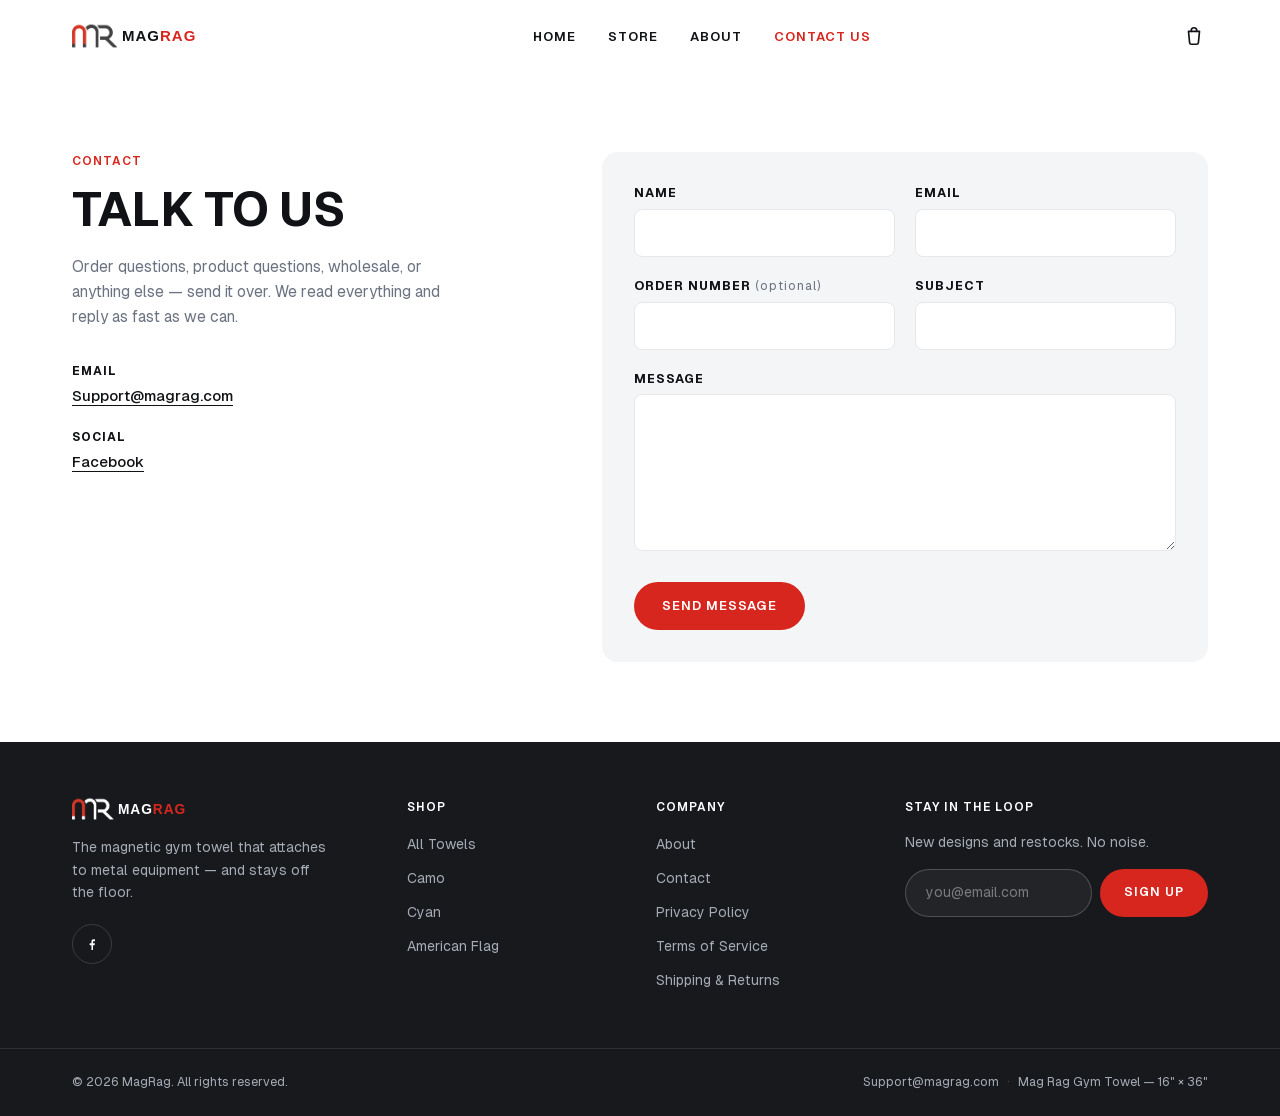
<file: contact/index.html>
<!DOCTYPE html><html lang="en"><head><meta charSet="utf-8"/><meta name="viewport" content="width=device-width, initial-scale=1"/><link rel="preload" href="/_next/static/media/4473ecc91f70f139-s.p.woff" as="font" crossorigin="" type="font/woff"/><link rel="preload" as="image" href="/brand/logo.svg" fetchPriority="high"/><link rel="stylesheet" href="/_next/static/css/0c84a08defd8dce1.css" data-precedence="next"/><link rel="preload" as="script" fetchPriority="low" href="/_next/static/chunks/webpack-116f3d2205d05b7d.js"/><script src="/_next/static/chunks/fd9d1056-1aca0e5f0471fbcc.js" async=""></script><script src="/_next/static/chunks/117-5af83c93b16e0331.js" async=""></script><script src="/_next/static/chunks/main-app-f581dd3b1c9926a2.js" async=""></script><script src="/_next/static/chunks/972-2456cd12eb8e5866.js" async=""></script><script src="/_next/static/chunks/app/contact/page-b791b4b3846abcbe.js" async=""></script><script src="/_next/static/chunks/878-cb7e1d4cad0d8b90.js" async=""></script><script src="/_next/static/chunks/app/layout-39187fbe0b17ae0e.js" async=""></script><script src="/_next/static/chunks/app/page-526baf1f5d991c43.js" async=""></script><title>Contact Us | MAGRAG</title><meta name="description" content="Questions about your order or the MAGRAG magnetic gym towel? Get in touch — we read everything."/><link rel="canonical" href="https://www.magrag.com/contact/"/><meta property="og:title" content="MAGRAG — A Towel That Stays Put"/><meta property="og:description" content="The magnetic gym towel that securely attaches to metal equipment, so it never touches the dirty floor again."/><meta property="og:url" content="https://www.magrag.com/"/><meta property="og:site_name" content="MAGRAG"/><meta property="og:image" content="https://www.magrag.com/og.png"/><meta property="og:image:width" content="1200"/><meta property="og:image:height" content="630"/><meta property="og:image:alt" content="MAGRAG magnetic gym towel attached to a steel rack"/><meta property="og:type" content="website"/><meta name="twitter:card" content="summary_large_image"/><meta name="twitter:title" content="MAGRAG — A Towel That Stays Put"/><meta name="twitter:description" content="The magnetic gym towel that attaches to metal equipment and stays off the floor."/><meta name="twitter:image" content="https://www.magrag.com/og.png"/><meta name="twitter:image:width" content="1200"/><meta name="twitter:image:height" content="630"/><meta name="twitter:image:alt" content="MAGRAG magnetic gym towel attached to a steel rack"/><link rel="icon" href="/favicon.ico" type="image/x-icon" sizes="32x32"/><meta name="next-size-adjust"/><script src="/_next/static/chunks/polyfills-42372ed130431b0a.js" noModule=""></script></head><body class="__variable_1e4310 font-sans antialiased"><a href="#main" class="sr-only focus:not-sr-only focus:fixed focus:left-4 focus:top-4 focus:z-[100] focus:rounded-full focus:bg-ink focus:px-5 focus:py-3 focus:text-white">Skip to content</a><header class="sticky top-0 z-40 bg-white/95 backdrop-blur transition-shadow duration-300 "><div class="container-site flex h-16 items-center justify-between md:h-[72px]"><button type="button" class="flex h-11 w-11 items-center justify-center md:hidden -ml-2" aria-label="Open menu" aria-expanded="false" aria-controls="mobile-menu"><svg width="22" height="22" viewBox="0 0 24 24" stroke="currentColor" stroke-width="1.8" stroke-linecap="round" aria-hidden="true"><path d="M4 7h16M4 12h16M4 17h16"></path></svg></button><a class="absolute left-1/2 -translate-x-1/2 md:static md:translate-x-0" aria-label="MAGRAG home" href="/"><img alt="MAGRAG" fetchPriority="high" width="132" height="26" decoding="async" data-nimg="1" class="h-[22px] w-auto md:h-[24px]" style="color:transparent" src="/brand/logo.svg"/></a><nav aria-label="Main" class="hidden md:block"><ul class="flex items-center gap-8"><li><a class="text-[13px] font-semibold uppercase tracking-label transition-colors text-ink hover:text-brand" href="/">Home</a></li><li><a class="text-[13px] font-semibold uppercase tracking-label transition-colors text-ink hover:text-brand" href="/store/">Store</a></li><li><a class="text-[13px] font-semibold uppercase tracking-label transition-colors text-ink hover:text-brand" href="/about/">About</a></li><li><a aria-current="page" class="text-[13px] font-semibold uppercase tracking-label transition-colors text-brand" href="/contact/">Contact Us</a></li></ul></nav><a class="relative flex h-11 w-11 items-center justify-center -mr-2 text-ink hover:text-brand transition-colors" aria-label="Cart, 0 items" href="/cart/"><svg class="" width="22" height="22" viewBox="0 0 24 24" fill="none" stroke="currentColor" stroke-width="1.8" stroke-linecap="round" stroke-linejoin="round" aria-hidden="true"><path d="M6 7h12l-1.2 12.2a2 2 0 0 1-2 1.8H9.2a2 2 0 0 1-2-1.8L6 7Z"></path><path d="M9 7V6a3 3 0 0 1 6 0v1"></path></svg></a></div></header><div id="mobile-menu" role="dialog" aria-modal="true" aria-label="Navigation menu" class="fixed inset-0 z-50 md:hidden transition-[opacity,visibility] duration-300 ease-out invisible pointer-events-none opacity-0"><div class="absolute inset-0 bg-ink/40" aria-hidden="true"></div><div class="absolute inset-y-0 left-0 flex w-full max-w-[360px] flex-col bg-white shadow-2xl transition-transform duration-300 ease-out -translate-x-full"><div class="flex h-16 items-center justify-between border-b border-line px-5"><img alt="MAGRAG" loading="lazy" width="110" height="22" decoding="async" data-nimg="1" class="h-[20px] w-auto" style="color:transparent" src="/brand/logo.svg"/><button type="button" aria-label="Close menu" class="flex h-11 w-11 items-center justify-center -mr-2"><svg width="20" height="20" viewBox="0 0 24 24" stroke="currentColor" stroke-width="1.8" stroke-linecap="round" aria-hidden="true"><path d="M6 6l12 12M18 6L6 18"></path></svg></button></div><nav aria-label="Mobile" class="flex-1 overflow-y-auto px-5 py-4"><ul><li class="border-b border-line last:border-0"><a class="flex min-h-[52px] items-center justify-between text-[15px] font-semibold uppercase tracking-label text-ink" href="/">Home<span aria-hidden="true" class="text-steel">→</span></a></li><li class="border-b border-line last:border-0"><a class="flex min-h-[52px] items-center justify-between text-[15px] font-semibold uppercase tracking-label text-ink" href="/store/">Store<span aria-hidden="true" class="text-steel">→</span></a></li><li class="border-b border-line last:border-0"><a class="flex min-h-[52px] items-center justify-between text-[15px] font-semibold uppercase tracking-label text-ink" href="/about/">About<span aria-hidden="true" class="text-steel">→</span></a></li><li class="border-b border-line last:border-0"><a aria-current="page" class="flex min-h-[52px] items-center justify-between text-[15px] font-semibold uppercase tracking-label text-brand" href="/contact/">Contact Us<span aria-hidden="true" class="text-steel">→</span></a></li></ul></nav><div class="border-t border-line px-5 py-5"><p class="text-[12px] uppercase tracking-label text-steel">A towel that stays put.</p></div></div></div><main id="main"><section><div class="container-site grid gap-12 py-14 md:grid-cols-[1fr_1.3fr] md:gap-16 md:py-20"><div><p class="eyebrow">Contact</p><h1 class="h-display mt-4 text-4xl md:text-5xl">Talk to us</h1><p class="mt-5 max-w-sm text-[15.5px] leading-relaxed text-steel">Order questions, product questions, wholesale, or anything else — send it over. We read everything and reply as fast as we can.</p><dl class="mt-8 space-y-5"><div><dt class="text-[12px] font-bold uppercase tracking-label text-ink">Email</dt><dd class="mt-1"><a href="mailto:Support@magrag.com" class="text-[15px] font-medium text-ink underline underline-offset-4 hover:text-brand">Support@magrag.com</a></dd></div><div><dt class="text-[12px] font-bold uppercase tracking-label text-ink">Social</dt><dd class="mt-1"><a href="https://www.facebook.com/" target="_blank" rel="noopener noreferrer" class="text-[15px] font-medium text-ink underline underline-offset-4 hover:text-brand">Facebook</a></dd></div></dl></div><form noValidate="" class="rounded-2xl bg-mist p-6 md:p-8"><div class="grid gap-5 md:grid-cols-2"><div><label for="cf-name" class="mb-1.5 block text-[12.5px] font-bold uppercase tracking-label text-ink">Name</label><input id="cf-name" autoComplete="name" aria-invalid="false" class="h-12 w-full rounded-lg border bg-white px-4 text-[14.5px] text-ink outline-none transition-colors placeholder:text-steel focus:border-ink border-line" value=""/></div><div><label for="cf-email" class="mb-1.5 block text-[12.5px] font-bold uppercase tracking-label text-ink">Email</label><input id="cf-email" type="email" autoComplete="email" aria-invalid="false" class="h-12 w-full rounded-lg border bg-white px-4 text-[14.5px] text-ink outline-none transition-colors placeholder:text-steel focus:border-ink border-line" value=""/></div><div><label for="cf-order" class="mb-1.5 block text-[12.5px] font-bold uppercase tracking-label text-ink">Order number <span class="font-normal normal-case text-steel">(optional)</span></label><input id="cf-order" class="h-12 w-full rounded-lg border bg-white px-4 text-[14.5px] text-ink outline-none transition-colors placeholder:text-steel focus:border-ink border-line" value=""/></div><div><label for="cf-subject" class="mb-1.5 block text-[12.5px] font-bold uppercase tracking-label text-ink">Subject</label><input id="cf-subject" aria-invalid="false" class="h-12 w-full rounded-lg border bg-white px-4 text-[14.5px] text-ink outline-none transition-colors placeholder:text-steel focus:border-ink border-line" value=""/></div></div><div class="mt-5"><label for="cf-message" class="mb-1.5 block text-[12.5px] font-bold uppercase tracking-label text-ink">Message</label><textarea id="cf-message" rows="6" aria-invalid="false" class="h-12 w-full rounded-lg border bg-white px-4 text-[14.5px] text-ink outline-none transition-colors placeholder:text-steel focus:border-ink border-line h-auto py-3"></textarea></div><div class="mt-6"><button type="submit" class="inline-flex items-center justify-center font-semibold uppercase tracking-label text-[13px] min-h-[48px] px-7 rounded-full transition-colors duration-200 ease-out select-none bg-brand text-white hover:bg-brand-dark  disabled:opacity-40 disabled:pointer-events-none">Send message</button></div></form></div></section></main><footer class="bg-charcoal text-steel-dark"><div class="container-site grid gap-10 py-14 md:grid-cols-[1.4fr_1fr_1fr_1.4fr] md:gap-8"><div><img alt="MAGRAG" loading="lazy" width="132" height="26" decoding="async" data-nimg="1" class="h-[22px] w-auto" style="color:transparent" src="/brand/logo-white.svg"/><p class="mt-4 max-w-[260px] text-[14px] leading-relaxed">The magnetic gym towel that attaches to metal equipment — and stays off the floor.</p><div class="mt-5 flex gap-4"><a href="https://www.facebook.com/" target="_blank" rel="noopener noreferrer" aria-label="MAGRAG on Facebook" class="flex h-10 w-10 items-center justify-center rounded-full border border-white/15 text-white transition-colors hover:border-brand hover:text-brand"><svg width="16" height="16" viewBox="0 0 24 24" fill="currentColor" aria-hidden="true"><path d="M13.5 21v-7h2.4l.4-3h-2.8V9.2c0-.9.3-1.5 1.6-1.5h1.3V5.1c-.2 0-1-.1-1.9-.1-1.9 0-3.3 1.2-3.3 3.4V11H8.5v3h2.7v7h2.3Z"></path></svg></a></div></div><nav aria-label="Shop"><h2 class="text-[12px] font-semibold uppercase tracking-label text-white">Shop</h2><ul class="mt-4 space-y-2.5"><li><a class="text-[14px] transition-colors hover:text-white" href="/store/">All Towels</a></li><li><a class="text-[14px] transition-colors hover:text-white" href="/store/?color=camo">Camo</a></li><li><a class="text-[14px] transition-colors hover:text-white" href="/store/?color=cyan">Cyan</a></li><li><a class="text-[14px] transition-colors hover:text-white" href="/store/?color=american-flag">American Flag</a></li></ul></nav><nav aria-label="Company"><h2 class="text-[12px] font-semibold uppercase tracking-label text-white">Company</h2><ul class="mt-4 space-y-2.5"><li><a class="text-[14px] transition-colors hover:text-white" href="/about/">About</a></li><li><a class="text-[14px] transition-colors hover:text-white" href="/contact/">Contact</a></li><li><a class="text-[14px] transition-colors hover:text-white" href="/privacy-policy/">Privacy Policy</a></li><li><a class="text-[14px] transition-colors hover:text-white" href="/terms-of-service/">Terms of Service</a></li><li><a class="text-[14px] transition-colors hover:text-white" href="/shipping-returns/">Shipping &amp; Returns</a></li></ul></nav><div><h2 class="text-[12px] font-semibold uppercase tracking-label text-white">Stay in the loop</h2><p class="mt-4 text-[14px]">New designs and restocks. No noise.</p><form noValidate="" class="mt-4"><div class="flex gap-2"><label for="newsletter-email-d" class="sr-only">Email address</label><input id="newsletter-email-d" type="email" autoComplete="email" placeholder="you@email.com" aria-invalid="false" class="h-12 w-full min-w-0 flex-1 rounded-full border px-5 text-[14px] outline-none transition-colors border-white/20 bg-white/5 text-white placeholder:text-white/40 focus:border-white/50 " value=""/><button type="submit" class="h-12 shrink-0 rounded-full bg-brand px-6 text-[12.5px] font-semibold uppercase tracking-label text-white transition-colors hover:bg-brand-dark">Sign up</button></div></form></div></div><div class="border-t border-white/10"><div class="container-site flex flex-col items-start justify-between gap-3 py-6 text-[12.5px] md:flex-row md:items-center"><p>© <!-- -->2026<!-- --> <!-- -->MagRag<!-- -->. All rights reserved.</p><p><a href="mailto:Support@magrag.com" class="hover:text-white transition-colors">Support@magrag.com</a><span class="mx-2 opacity-40">·</span>Mag Rag Gym Towel<!-- --> — <!-- -->16&quot; × 36&quot;</p></div></div></footer><script type="application/ld+json">{"@context":"https://schema.org","@type":"Organization","name":"MAGRAG","url":"https://www.magrag.com","logo":"https://www.magrag.com/brand/logo.svg","email":"Support@magrag.com","sameAs":["https://www.facebook.com/"]}</script><script src="/_next/static/chunks/webpack-116f3d2205d05b7d.js" async=""></script><script>(self.__next_f=self.__next_f||[]).push([0]);self.__next_f.push([2,null])</script><script>self.__next_f.push([1,"1:HL[\"/_next/static/media/4473ecc91f70f139-s.p.woff\",\"font\",{\"crossOrigin\":\"\",\"type\":\"font/woff\"}]\n2:HL[\"/_next/static/css/0c84a08defd8dce1.css\",\"style\"]\n"])</script><script>self.__next_f.push([1,"3:I[2846,[],\"\"]\n5:I[6014,[\"972\",\"static/chunks/972-2456cd12eb8e5866.js\",\"327\",\"static/chunks/app/contact/page-b791b4b3846abcbe.js\"],\"default\"]\n6:I[4707,[],\"\"]\n7:I[6423,[],\"\"]\n8:I[1733,[\"972\",\"static/chunks/972-2456cd12eb8e5866.js\",\"878\",\"static/chunks/878-cb7e1d4cad0d8b90.js\",\"185\",\"static/chunks/app/layout-39187fbe0b17ae0e.js\"],\"CartProvider\"]\n9:I[9604,[\"972\",\"static/chunks/972-2456cd12eb8e5866.js\",\"878\",\"static/chunks/878-cb7e1d4cad0d8b90.js\",\"185\",\"static/chunks/app/layout-39187fbe0b17ae0e.js\"],\"default\"]\na:I[2972,[\"972\",\"static/chunks/972-2456cd12eb8e5866.js\",\"878\",\"static/chunks/878-cb7e1d4cad0d8b90.js\",\"931\",\"static/chunks/app/page-526baf1f5d991c43.js\"],\"\"]\nb:I[5878,[\"972\",\"static/chunks/972-2456cd12eb8e5866.js\",\"878\",\"static/chunks/878-cb7e1d4cad0d8b90.js\",\"931\",\"static/chunks/app/page-526baf1f5d991c43.js\"],\"Image\"]\nc:I[1186,[\"972\",\"static/chunks/972-2456cd12eb8e5866.js\",\"878\",\"static/chunks/878-cb7e1d4cad0d8b90.js\",\"185\",\"static/chunks/app/layout-39187fbe0b17ae0e.js\"],\"default\"]\ne:I[1060,[],\"\"]\nf:[]\n"])</script><script>self.__next_f.push([1,"0:[\"$\",\"$L3\",null,{\"buildId\":\"vhMzN_mdmi-6NONWQrYbO\",\"assetPrefix\":\"\",\"urlParts\":[\"\",\"contact\",\"\"],\"initialTree\":[\"\",{\"children\":[\"contact\",{\"children\":[\"__PAGE__\",{}]}]},\"$undefined\",\"$undefined\",true],\"initialSeedData\":[\"\",{\"children\":[\"contact\",{\"children\":[\"__PAGE__\",{},[[\"$L4\",[\"$\",\"section\",null,{\"children\":[\"$\",\"div\",null,{\"className\":\"container-site grid gap-12 py-14 md:grid-cols-[1fr_1.3fr] md:gap-16 md:py-20\",\"children\":[[\"$\",\"div\",null,{\"children\":[[\"$\",\"p\",null,{\"className\":\"eyebrow\",\"children\":\"Contact\"}],[\"$\",\"h1\",null,{\"className\":\"h-display mt-4 text-4xl md:text-5xl\",\"children\":\"Talk to us\"}],[\"$\",\"p\",null,{\"className\":\"mt-5 max-w-sm text-[15.5px] leading-relaxed text-steel\",\"children\":\"Order questions, product questions, wholesale, or anything else — send it over. We read everything and reply as fast as we can.\"}],[\"$\",\"dl\",null,{\"className\":\"mt-8 space-y-5\",\"children\":[[\"$\",\"div\",null,{\"children\":[[\"$\",\"dt\",null,{\"className\":\"text-[12px] font-bold uppercase tracking-label text-ink\",\"children\":\"Email\"}],[\"$\",\"dd\",null,{\"className\":\"mt-1\",\"children\":[\"$\",\"a\",null,{\"href\":\"mailto:Support@magrag.com\",\"className\":\"text-[15px] font-medium text-ink underline underline-offset-4 hover:text-brand\",\"children\":\"Support@magrag.com\"}]}]]}],[\"$\",\"div\",null,{\"children\":[[\"$\",\"dt\",null,{\"className\":\"text-[12px] font-bold uppercase tracking-label text-ink\",\"children\":\"Social\"}],[\"$\",\"dd\",null,{\"className\":\"mt-1\",\"children\":[\"$\",\"a\",null,{\"href\":\"https://www.facebook.com/\",\"target\":\"_blank\",\"rel\":\"noopener noreferrer\",\"className\":\"text-[15px] font-medium text-ink underline underline-offset-4 hover:text-brand\",\"children\":\"Facebook\"}]}]]}]]}]]}],[\"$\",\"$L5\",null,{}]]}]}],null],null],null]},[null,[\"$\",\"$L6\",null,{\"parallelRouterKey\":\"children\",\"segmentPath\":[\"children\",\"contact\",\"children\"],\"error\":\"$undefined\",\"errorStyles\":\"$undefined\",\"errorScripts\":\"$undefined\",\"template\":[\"$\",\"$L7\",null,{}],\"templateStyles\":\"$undefined\",\"templateScripts\":\"$undefined\",\"notFound\":\"$undefined\",\"notFoundStyles\":\"$undefined\"}]],null]},[[[[\"$\",\"link\",\"0\",{\"rel\":\"stylesheet\",\"href\":\"/_next/static/css/0c84a08defd8dce1.css\",\"precedence\":\"next\",\"crossOrigin\":\"$undefined\"}]],[\"$\",\"html\",null,{\"lang\":\"en\",\"children\":[\"$\",\"body\",null,{\"className\":\"__variable_1e4310 font-sans antialiased\",\"children\":[[\"$\",\"a\",null,{\"href\":\"#main\",\"className\":\"sr-only focus:not-sr-only focus:fixed focus:left-4 focus:top-4 focus:z-[100] focus:rounded-full focus:bg-ink focus:px-5 focus:py-3 focus:text-white\",\"children\":\"Skip to content\"}],[\"$\",\"$L8\",null,{\"children\":[[\"$\",\"$L9\",null,{}],[\"$\",\"main\",null,{\"id\":\"main\",\"children\":[\"$\",\"$L6\",null,{\"parallelRouterKey\":\"children\",\"segmentPath\":[\"children\"],\"error\":\"$undefined\",\"errorStyles\":\"$undefined\",\"errorScripts\":\"$undefined\",\"template\":[\"$\",\"$L7\",null,{}],\"templateStyles\":\"$undefined\",\"templateScripts\":\"$undefined\",\"notFound\":[\"$\",\"section\",null,{\"children\":[\"$\",\"div\",null,{\"className\":\"container-site py-24 text-center md:py-32\",\"children\":[[\"$\",\"p\",null,{\"className\":\"eyebrow\",\"children\":\"404\"}],[\"$\",\"h1\",null,{\"className\":\"h-display mt-4 text-4xl md:text-5xl\",\"children\":\"This page slipped off the rack.\"}],[\"$\",\"p\",null,{\"className\":\"mx-auto mt-4 max-w-md text-[15px] leading-relaxed text-steel\",\"children\":\"The page you’re looking for doesn’t exist or has moved.\"}],[\"$\",\"div\",null,{\"className\":\"mt-8 flex justify-center gap-3\",\"children\":[[\"$\",\"$La\",null,{\"href\":\"/\",\"className\":\"inline-flex items-center justify-center font-semibold uppercase tracking-label text-[13px] min-h-[48px] px-7 rounded-full transition-colors duration-200 ease-out select-none bg-brand text-white hover:bg-brand-dark \",\"children\":\"Back home\"}],[\"$\",\"$La\",null,{\"href\":\"/store\",\"className\":\"inline-flex items-center justify-center font-semibold uppercase tracking-label text-[13px] min-h-[48px] px-7 rounded-full transition-colors duration-200 ease-out select-none border border-ink text-ink hover:bg-ink hover:text-white \",\"children\":\"Shop towels\"}]]}]]}]}],\"notFoundStyles\":[]}]}],[\"$\",\"footer\",null,{\"className\":\"bg-charcoal text-steel-dark\",\"children\":[[\"$\",\"div\",null,{\"className\":\"container-site grid gap-10 py-14 md:grid-cols-[1.4fr_1fr_1fr_1.4fr] md:gap-8\",\"children\":[[\"$\",\"div\",null,{\"children\":[[\"$\",\"$Lb\",null,{\"src\":\"/brand/logo-white.svg\",\"alt\":\"MAGRAG\",\"width\":132,\"height\":26,\"unoptimized\":true,\"className\":\"h-[22px] w-auto\"}],[\"$\",\"p\",null,{\"className\":\"mt-4 max-w-[260px] text-[14px] leading-relaxed\",\"children\":\"The magnetic gym towel that attaches to metal equipment — and stays off the floor.\"}],[\"$\",\"div\",null,{\"className\":\"mt-5 flex gap-4\",\"children\":[\"$\",\"a\",null,{\"href\":\"https://www.facebook.com/\",\"target\":\"_blank\",\"rel\":\"noopener noreferrer\",\"aria-label\":\"MAGRAG on Facebook\",\"className\":\"flex h-10 w-10 items-center justify-center rounded-full border border-white/15 text-white transition-colors hover:border-brand hover:text-brand\",\"children\":[\"$\",\"svg\",null,{\"width\":\"16\",\"height\":\"16\",\"viewBox\":\"0 0 24 24\",\"fill\":\"currentColor\",\"aria-hidden\":\"true\",\"children\":[\"$\",\"path\",null,{\"d\":\"M13.5 21v-7h2.4l.4-3h-2.8V9.2c0-.9.3-1.5 1.6-1.5h1.3V5.1c-.2 0-1-.1-1.9-.1-1.9 0-3.3 1.2-3.3 3.4V11H8.5v3h2.7v7h2.3Z\"}]}]}]}]]}],[\"$\",\"nav\",null,{\"aria-label\":\"Shop\",\"children\":[[\"$\",\"h2\",null,{\"className\":\"text-[12px] font-semibold uppercase tracking-label text-white\",\"children\":\"Shop\"}],[\"$\",\"ul\",null,{\"className\":\"mt-4 space-y-2.5\",\"children\":[[\"$\",\"li\",\"All Towels\",{\"children\":[\"$\",\"$La\",null,{\"href\":\"/store\",\"className\":\"text-[14px] transition-colors hover:text-white\",\"children\":\"All Towels\"}]}],[\"$\",\"li\",\"Camo\",{\"children\":[\"$\",\"$La\",null,{\"href\":\"/store?color=camo\",\"className\":\"text-[14px] transition-colors hover:text-white\",\"children\":\"Camo\"}]}],[\"$\",\"li\",\"Cyan\",{\"children\":[\"$\",\"$La\",null,{\"href\":\"/store?color=cyan\",\"className\":\"text-[14px] transition-colors hover:text-white\",\"children\":\"Cyan\"}]}],[\"$\",\"li\",\"American Flag\",{\"children\":[\"$\",\"$La\",null,{\"href\":\"/store?color=american-flag\",\"className\":\"text-[14px] transition-colors hover:text-white\",\"children\":\"American Flag\"}]}]]}]]}],[\"$\",\"nav\",null,{\"aria-label\":\"Company\",\"children\":[[\"$\",\"h2\",null,{\"className\":\"text-[12px] font-semibold uppercase tracking-label text-white\",\"children\":\"Company\"}],[\"$\",\"ul\",null,{\"className\":\"mt-4 space-y-2.5\",\"children\":[[\"$\",\"li\",\"About\",{\"children\":[\"$\",\"$La\",null,{\"href\":\"/about\",\"className\":\"text-[14px] transition-colors hover:text-white\",\"children\":\"About\"}]}],[\"$\",\"li\",\"Contact\",{\"children\":[\"$\",\"$La\",null,{\"href\":\"/contact\",\"className\":\"text-[14px] transition-colors hover:text-white\",\"children\":\"Contact\"}]}],[\"$\",\"li\",\"Privacy Policy\",{\"children\":[\"$\",\"$La\",null,{\"href\":\"/privacy-policy\",\"className\":\"text-[14px] transition-colors hover:text-white\",\"children\":\"Privacy Policy\"}]}],[\"$\",\"li\",\"Terms of Service\",{\"children\":[\"$\",\"$La\",null,{\"href\":\"/terms-of-service\",\"className\":\"text-[14px] transition-colors hover:text-white\",\"children\":\"Terms of Service\"}]}],[\"$\",\"li\",\"Shipping \u0026 Returns\",{\"children\":[\"$\",\"$La\",null,{\"href\":\"/shipping-returns\",\"className\":\"text-[14px] transition-colors hover:text-white\",\"children\":\"Shipping \u0026 Returns\"}]}]]}]]}],[\"$\",\"div\",null,{\"children\":[[\"$\",\"h2\",null,{\"className\":\"text-[12px] font-semibold uppercase tracking-label text-white\",\"children\":\"Stay in the loop\"}],[\"$\",\"p\",null,{\"className\":\"mt-4 text-[14px]\",\"children\":\"New designs and restocks. No noise.\"}],[\"$\",\"$Lc\",null,{\"dark\":true,\"className\":\"mt-4\"}]]}]]}],[\"$\",\"div\",null,{\"className\":\"border-t border-white/10\",\"children\":[\"$\",\"div\",null,{\"className\":\"container-site flex flex-col items-start justify-between gap-3 py-6 text-[12.5px] md:flex-row md:items-center\",\"children\":[[\"$\",\"p\",null,{\"children\":[\"© \",2026,\" \",\"MagRag\",\". All rights reserved.\"]}],[\"$\",\"p\",null,{\"children\":[[\"$\",\"a\",null,{\"href\":\"mailto:Support@magrag.com\",\"className\":\"hover:text-white transition-colors\",\"children\":\"Support@magrag.com\"}],[\"$\",\"span\",null,{\"className\":\"mx-2 opacity-40\",\"children\":\"·\"}],\"Mag Rag Gym Towel\",\" — \",\"16\\\" × 36\\\"\"]}]]}]}]]}]]}],[\"$\",\"script\",null,{\"type\":\"application/ld+json\",\"dangerouslySetInnerHTML\":{\"__html\":\"{\\\"@context\\\":\\\"https://schema.org\\\",\\\"@type\\\":\\\"Organization\\\",\\\"name\\\":\\\"MAGRAG\\\",\\\"url\\\":\\\"https://www.magrag.com\\\",\\\"logo\\\":\\\"https://www.magrag.com/brand/logo.svg\\\",\\\"email\\\":\\\"Support@magrag.com\\\",\\\"sameAs\\\":[\\\"https://www.facebook.com/\\\"]}\"}}]]}]}]],null],null],\"couldBeIntercepted\":false,\"initialHead\":[null,\"$Ld\"],\"globalErrorComponent\":\"$e\",\"missingSlots\":\"$Wf\"}]\n"])</script><script>self.__next_f.push([1,"d:[[\"$\",\"meta\",\"0\",{\"name\":\"viewport\",\"content\":\"width=device-width, initial-scale=1\"}],[\"$\",\"meta\",\"1\",{\"charSet\":\"utf-8\"}],[\"$\",\"title\",\"2\",{\"children\":\"Contact Us | MAGRAG\"}],[\"$\",\"meta\",\"3\",{\"name\":\"description\",\"content\":\"Questions about your order or the MAGRAG magnetic gym towel? Get in touch — we read everything.\"}],[\"$\",\"link\",\"4\",{\"rel\":\"canonical\",\"href\":\"https://www.magrag.com/contact/\"}],[\"$\",\"meta\",\"5\",{\"property\":\"og:title\",\"content\":\"MAGRAG — A Towel That Stays Put\"}],[\"$\",\"meta\",\"6\",{\"property\":\"og:description\",\"content\":\"The magnetic gym towel that securely attaches to metal equipment, so it never touches the dirty floor again.\"}],[\"$\",\"meta\",\"7\",{\"property\":\"og:url\",\"content\":\"https://www.magrag.com/\"}],[\"$\",\"meta\",\"8\",{\"property\":\"og:site_name\",\"content\":\"MAGRAG\"}],[\"$\",\"meta\",\"9\",{\"property\":\"og:image\",\"content\":\"https://www.magrag.com/og.png\"}],[\"$\",\"meta\",\"10\",{\"property\":\"og:image:width\",\"content\":\"1200\"}],[\"$\",\"meta\",\"11\",{\"property\":\"og:image:height\",\"content\":\"630\"}],[\"$\",\"meta\",\"12\",{\"property\":\"og:image:alt\",\"content\":\"MAGRAG magnetic gym towel attached to a steel rack\"}],[\"$\",\"meta\",\"13\",{\"property\":\"og:type\",\"content\":\"website\"}],[\"$\",\"meta\",\"14\",{\"name\":\"twitter:card\",\"content\":\"summary_large_image\"}],[\"$\",\"meta\",\"15\",{\"name\":\"twitter:title\",\"content\":\"MAGRAG — A Towel That Stays Put\"}],[\"$\",\"meta\",\"16\",{\"name\":\"twitter:description\",\"content\":\"The magnetic gym towel that attaches to metal equipment and stays off the floor.\"}],[\"$\",\"meta\",\"17\",{\"name\":\"twitter:image\",\"content\":\"https://www.magrag.com/og.png\"}],[\"$\",\"meta\",\"18\",{\"name\":\"twitter:image:width\",\"content\":\"1200\"}],[\"$\",\"meta\",\"19\",{\"name\":\"twitter:image:height\",\"content\":\"630\"}],[\"$\",\"meta\",\"20\",{\"name\":\"twitter:image:alt\",\"content\":\"MAGRAG magnetic gym towel attached to a steel rack\"}],[\"$\",\"link\",\"21\",{\"rel\":\"icon\",\"href\":\"/favicon.ico\",\"type\":\"image/x-icon\",\"sizes\":\"32x32\"}],[\"$\",\"meta\",\"22\",{\"name\":\"next-size-adjust\"}]]\n4:null\n"])</script></body></html>
</file>
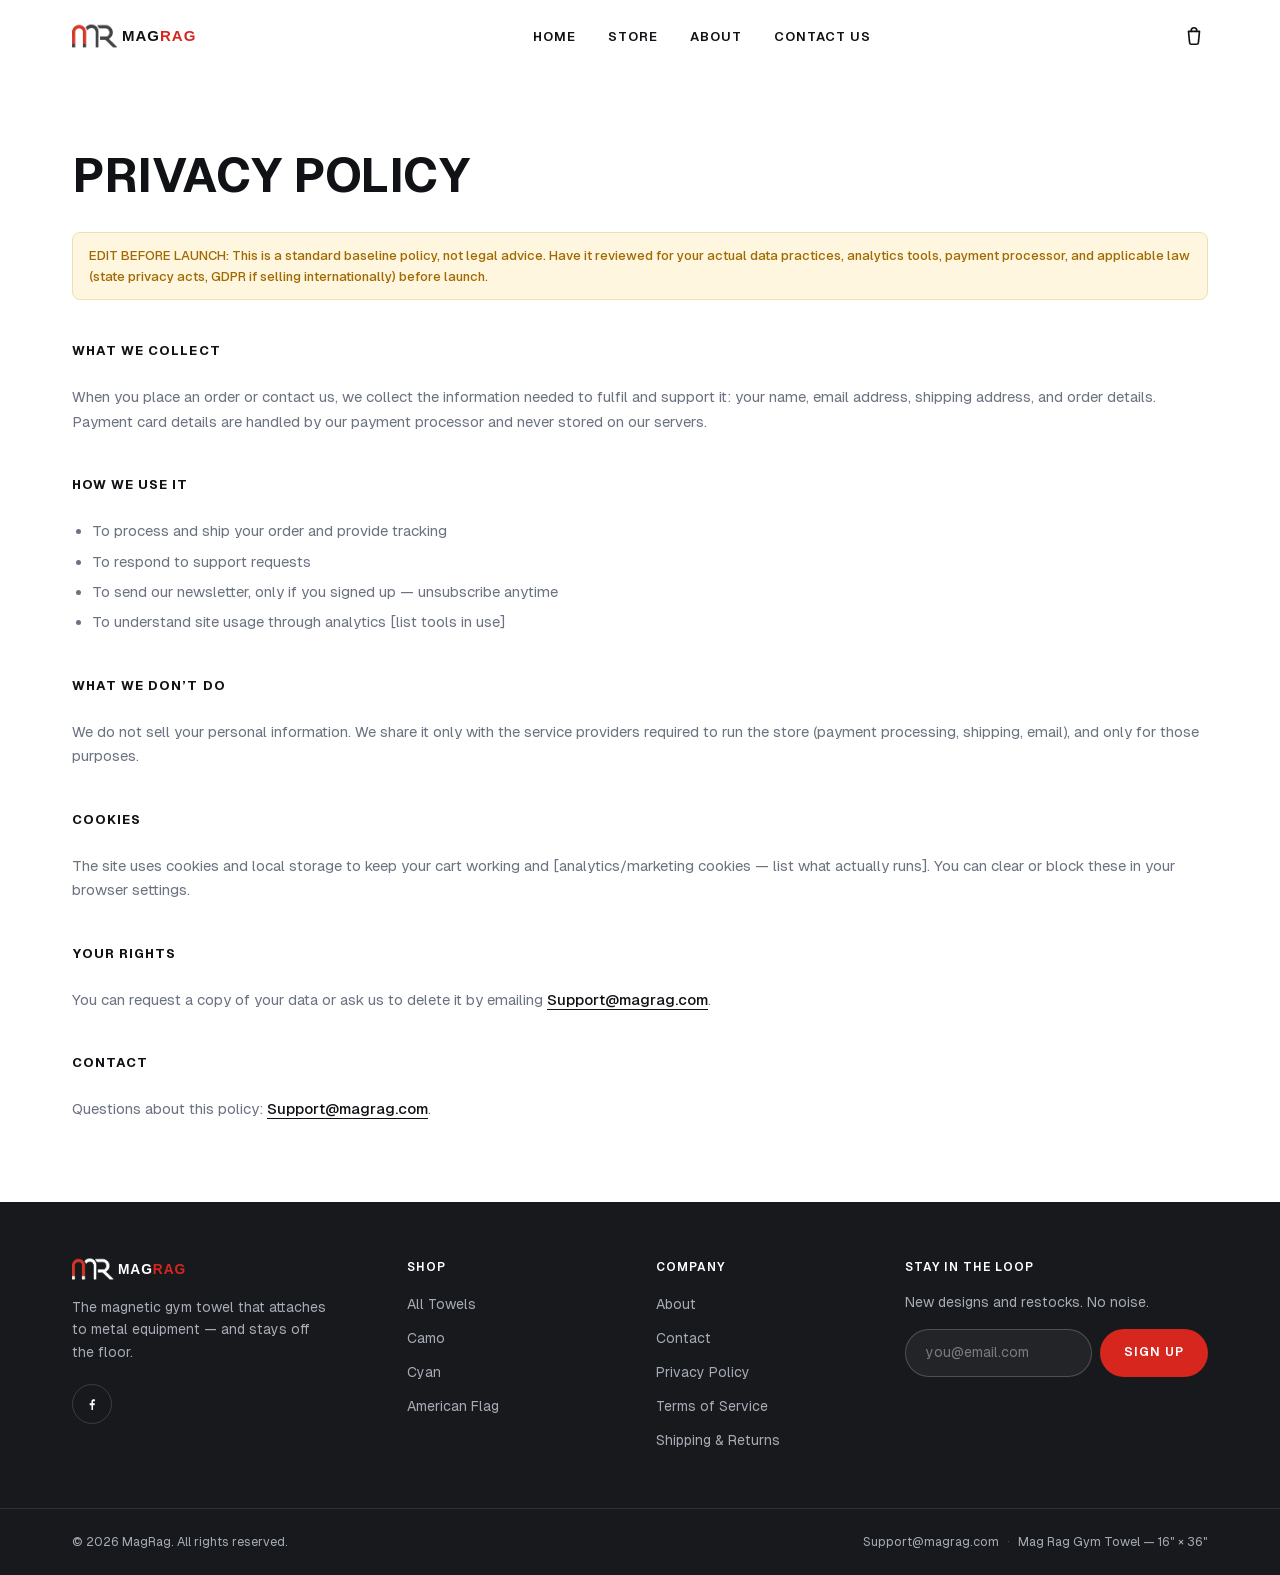
<file: privacy-policy/index.html>
<!DOCTYPE html><html lang="en"><head><meta charSet="utf-8"/><meta name="viewport" content="width=device-width, initial-scale=1"/><link rel="preload" href="/_next/static/media/4473ecc91f70f139-s.p.woff" as="font" crossorigin="" type="font/woff"/><link rel="preload" as="image" href="/brand/logo.svg" fetchPriority="high"/><link rel="stylesheet" href="/_next/static/css/0c84a08defd8dce1.css" data-precedence="next"/><link rel="preload" as="script" fetchPriority="low" href="/_next/static/chunks/webpack-116f3d2205d05b7d.js"/><script src="/_next/static/chunks/fd9d1056-1aca0e5f0471fbcc.js" async=""></script><script src="/_next/static/chunks/117-5af83c93b16e0331.js" async=""></script><script src="/_next/static/chunks/main-app-f581dd3b1c9926a2.js" async=""></script><script src="/_next/static/chunks/972-2456cd12eb8e5866.js" async=""></script><script src="/_next/static/chunks/878-cb7e1d4cad0d8b90.js" async=""></script><script src="/_next/static/chunks/app/layout-39187fbe0b17ae0e.js" async=""></script><script src="/_next/static/chunks/app/page-526baf1f5d991c43.js" async=""></script><title>Privacy Policy | MAGRAG</title><meta name="description" content="How MAGRAG collects, uses, and protects your information."/><link rel="canonical" href="https://www.magrag.com/privacy-policy/"/><meta property="og:title" content="MAGRAG — A Towel That Stays Put"/><meta property="og:description" content="The magnetic gym towel that securely attaches to metal equipment, so it never touches the dirty floor again."/><meta property="og:url" content="https://www.magrag.com/"/><meta property="og:site_name" content="MAGRAG"/><meta property="og:image" content="https://www.magrag.com/og.png"/><meta property="og:image:width" content="1200"/><meta property="og:image:height" content="630"/><meta property="og:image:alt" content="MAGRAG magnetic gym towel attached to a steel rack"/><meta property="og:type" content="website"/><meta name="twitter:card" content="summary_large_image"/><meta name="twitter:title" content="MAGRAG — A Towel That Stays Put"/><meta name="twitter:description" content="The magnetic gym towel that attaches to metal equipment and stays off the floor."/><meta name="twitter:image" content="https://www.magrag.com/og.png"/><meta name="twitter:image:width" content="1200"/><meta name="twitter:image:height" content="630"/><meta name="twitter:image:alt" content="MAGRAG magnetic gym towel attached to a steel rack"/><link rel="icon" href="/favicon.ico" type="image/x-icon" sizes="32x32"/><meta name="next-size-adjust"/><script src="/_next/static/chunks/polyfills-42372ed130431b0a.js" noModule=""></script></head><body class="__variable_1e4310 font-sans antialiased"><a href="#main" class="sr-only focus:not-sr-only focus:fixed focus:left-4 focus:top-4 focus:z-[100] focus:rounded-full focus:bg-ink focus:px-5 focus:py-3 focus:text-white">Skip to content</a><header class="sticky top-0 z-40 bg-white/95 backdrop-blur transition-shadow duration-300 "><div class="container-site flex h-16 items-center justify-between md:h-[72px]"><button type="button" class="flex h-11 w-11 items-center justify-center md:hidden -ml-2" aria-label="Open menu" aria-expanded="false" aria-controls="mobile-menu"><svg width="22" height="22" viewBox="0 0 24 24" stroke="currentColor" stroke-width="1.8" stroke-linecap="round" aria-hidden="true"><path d="M4 7h16M4 12h16M4 17h16"></path></svg></button><a class="absolute left-1/2 -translate-x-1/2 md:static md:translate-x-0" aria-label="MAGRAG home" href="/"><img alt="MAGRAG" fetchPriority="high" width="132" height="26" decoding="async" data-nimg="1" class="h-[22px] w-auto md:h-[24px]" style="color:transparent" src="/brand/logo.svg"/></a><nav aria-label="Main" class="hidden md:block"><ul class="flex items-center gap-8"><li><a class="text-[13px] font-semibold uppercase tracking-label transition-colors text-ink hover:text-brand" href="/">Home</a></li><li><a class="text-[13px] font-semibold uppercase tracking-label transition-colors text-ink hover:text-brand" href="/store/">Store</a></li><li><a class="text-[13px] font-semibold uppercase tracking-label transition-colors text-ink hover:text-brand" href="/about/">About</a></li><li><a class="text-[13px] font-semibold uppercase tracking-label transition-colors text-ink hover:text-brand" href="/contact/">Contact Us</a></li></ul></nav><a class="relative flex h-11 w-11 items-center justify-center -mr-2 text-ink hover:text-brand transition-colors" aria-label="Cart, 0 items" href="/cart/"><svg class="" width="22" height="22" viewBox="0 0 24 24" fill="none" stroke="currentColor" stroke-width="1.8" stroke-linecap="round" stroke-linejoin="round" aria-hidden="true"><path d="M6 7h12l-1.2 12.2a2 2 0 0 1-2 1.8H9.2a2 2 0 0 1-2-1.8L6 7Z"></path><path d="M9 7V6a3 3 0 0 1 6 0v1"></path></svg></a></div></header><div id="mobile-menu" role="dialog" aria-modal="true" aria-label="Navigation menu" class="fixed inset-0 z-50 md:hidden transition-[opacity,visibility] duration-300 ease-out invisible pointer-events-none opacity-0"><div class="absolute inset-0 bg-ink/40" aria-hidden="true"></div><div class="absolute inset-y-0 left-0 flex w-full max-w-[360px] flex-col bg-white shadow-2xl transition-transform duration-300 ease-out -translate-x-full"><div class="flex h-16 items-center justify-between border-b border-line px-5"><img alt="MAGRAG" loading="lazy" width="110" height="22" decoding="async" data-nimg="1" class="h-[20px] w-auto" style="color:transparent" src="/brand/logo.svg"/><button type="button" aria-label="Close menu" class="flex h-11 w-11 items-center justify-center -mr-2"><svg width="20" height="20" viewBox="0 0 24 24" stroke="currentColor" stroke-width="1.8" stroke-linecap="round" aria-hidden="true"><path d="M6 6l12 12M18 6L6 18"></path></svg></button></div><nav aria-label="Mobile" class="flex-1 overflow-y-auto px-5 py-4"><ul><li class="border-b border-line last:border-0"><a class="flex min-h-[52px] items-center justify-between text-[15px] font-semibold uppercase tracking-label text-ink" href="/">Home<span aria-hidden="true" class="text-steel">→</span></a></li><li class="border-b border-line last:border-0"><a class="flex min-h-[52px] items-center justify-between text-[15px] font-semibold uppercase tracking-label text-ink" href="/store/">Store<span aria-hidden="true" class="text-steel">→</span></a></li><li class="border-b border-line last:border-0"><a class="flex min-h-[52px] items-center justify-between text-[15px] font-semibold uppercase tracking-label text-ink" href="/about/">About<span aria-hidden="true" class="text-steel">→</span></a></li><li class="border-b border-line last:border-0"><a class="flex min-h-[52px] items-center justify-between text-[15px] font-semibold uppercase tracking-label text-ink" href="/contact/">Contact Us<span aria-hidden="true" class="text-steel">→</span></a></li></ul></nav><div class="border-t border-line px-5 py-5"><p class="text-[12px] uppercase tracking-label text-steel">A towel that stays put.</p></div></div></div><main id="main"><section><div class="container-site max-w-3xl py-14 md:py-20"><h1 class="h-display text-4xl md:text-5xl">Privacy Policy</h1><div class="prose-legal mt-8 space-y-6 text-[15px] leading-relaxed text-ink [&amp;_h2]:pt-4 [&amp;_h2]:text-[13px] [&amp;_h2]:font-bold [&amp;_h2]:uppercase [&amp;_h2]:tracking-label [&amp;_p]:text-steel [&amp;_li]:text-steel [&amp;_ul]:list-disc [&amp;_ul]:pl-5 [&amp;_ul]:space-y-1.5"><p class="!text-[13px] rounded-lg border border-[#F0DFAE] bg-[#FFF6E0] px-4 py-3 font-medium !text-[#A06A00]">EDIT BEFORE LAUNCH: <!-- -->This is a standard baseline policy, not legal advice. Have it reviewed for your actual data practices, analytics tools, payment processor, and applicable law (state privacy acts, GDPR if selling internationally) before launch.</p><h2>What we collect</h2><p>When you place an order or contact us, we collect the information needed to fulfil and support it: your name, email address, shipping address, and order details. Payment card details are handled by our payment processor and never stored on our servers.</p><h2>How we use it</h2><ul><li>To process and ship your order and provide tracking</li><li>To respond to support requests</li><li>To send our newsletter, only if you signed up — unsubscribe anytime</li><li>To understand site usage through analytics [list tools in use]</li></ul><h2>What we don’t do</h2><p>We do not sell your personal information. We share it only with the service providers required to run the store (payment processing, shipping, email), and only for those purposes.</p><h2>Cookies</h2><p>The site uses cookies and local storage to keep your cart working and [analytics/marketing cookies — list what actually runs]. You can clear or block these in your browser settings.</p><h2>Your rights</h2><p>You can request a copy of your data or ask us to delete it by emailing<!-- --> <a href="mailto:Support@magrag.com" class="font-medium text-ink underline underline-offset-4">Support@magrag.com</a>.</p><h2>Contact</h2><p>Questions about this policy: <!-- --> <a href="mailto:Support@magrag.com" class="font-medium text-ink underline underline-offset-4">Support@magrag.com</a>.</p></div></div></section></main><footer class="bg-charcoal text-steel-dark"><div class="container-site grid gap-10 py-14 md:grid-cols-[1.4fr_1fr_1fr_1.4fr] md:gap-8"><div><img alt="MAGRAG" loading="lazy" width="132" height="26" decoding="async" data-nimg="1" class="h-[22px] w-auto" style="color:transparent" src="/brand/logo-white.svg"/><p class="mt-4 max-w-[260px] text-[14px] leading-relaxed">The magnetic gym towel that attaches to metal equipment — and stays off the floor.</p><div class="mt-5 flex gap-4"><a href="https://www.facebook.com/" target="_blank" rel="noopener noreferrer" aria-label="MAGRAG on Facebook" class="flex h-10 w-10 items-center justify-center rounded-full border border-white/15 text-white transition-colors hover:border-brand hover:text-brand"><svg width="16" height="16" viewBox="0 0 24 24" fill="currentColor" aria-hidden="true"><path d="M13.5 21v-7h2.4l.4-3h-2.8V9.2c0-.9.3-1.5 1.6-1.5h1.3V5.1c-.2 0-1-.1-1.9-.1-1.9 0-3.3 1.2-3.3 3.4V11H8.5v3h2.7v7h2.3Z"></path></svg></a></div></div><nav aria-label="Shop"><h2 class="text-[12px] font-semibold uppercase tracking-label text-white">Shop</h2><ul class="mt-4 space-y-2.5"><li><a class="text-[14px] transition-colors hover:text-white" href="/store/">All Towels</a></li><li><a class="text-[14px] transition-colors hover:text-white" href="/store/?color=camo">Camo</a></li><li><a class="text-[14px] transition-colors hover:text-white" href="/store/?color=cyan">Cyan</a></li><li><a class="text-[14px] transition-colors hover:text-white" href="/store/?color=american-flag">American Flag</a></li></ul></nav><nav aria-label="Company"><h2 class="text-[12px] font-semibold uppercase tracking-label text-white">Company</h2><ul class="mt-4 space-y-2.5"><li><a class="text-[14px] transition-colors hover:text-white" href="/about/">About</a></li><li><a class="text-[14px] transition-colors hover:text-white" href="/contact/">Contact</a></li><li><a class="text-[14px] transition-colors hover:text-white" href="/privacy-policy/">Privacy Policy</a></li><li><a class="text-[14px] transition-colors hover:text-white" href="/terms-of-service/">Terms of Service</a></li><li><a class="text-[14px] transition-colors hover:text-white" href="/shipping-returns/">Shipping &amp; Returns</a></li></ul></nav><div><h2 class="text-[12px] font-semibold uppercase tracking-label text-white">Stay in the loop</h2><p class="mt-4 text-[14px]">New designs and restocks. No noise.</p><form noValidate="" class="mt-4"><div class="flex gap-2"><label for="newsletter-email-d" class="sr-only">Email address</label><input id="newsletter-email-d" type="email" autoComplete="email" placeholder="you@email.com" aria-invalid="false" class="h-12 w-full min-w-0 flex-1 rounded-full border px-5 text-[14px] outline-none transition-colors border-white/20 bg-white/5 text-white placeholder:text-white/40 focus:border-white/50 " value=""/><button type="submit" class="h-12 shrink-0 rounded-full bg-brand px-6 text-[12.5px] font-semibold uppercase tracking-label text-white transition-colors hover:bg-brand-dark">Sign up</button></div></form></div></div><div class="border-t border-white/10"><div class="container-site flex flex-col items-start justify-between gap-3 py-6 text-[12.5px] md:flex-row md:items-center"><p>© <!-- -->2026<!-- --> <!-- -->MagRag<!-- -->. All rights reserved.</p><p><a href="mailto:Support@magrag.com" class="hover:text-white transition-colors">Support@magrag.com</a><span class="mx-2 opacity-40">·</span>Mag Rag Gym Towel<!-- --> — <!-- -->16&quot; × 36&quot;</p></div></div></footer><script type="application/ld+json">{"@context":"https://schema.org","@type":"Organization","name":"MAGRAG","url":"https://www.magrag.com","logo":"https://www.magrag.com/brand/logo.svg","email":"Support@magrag.com","sameAs":["https://www.facebook.com/"]}</script><script src="/_next/static/chunks/webpack-116f3d2205d05b7d.js" async=""></script><script>(self.__next_f=self.__next_f||[]).push([0]);self.__next_f.push([2,null])</script><script>self.__next_f.push([1,"1:HL[\"/_next/static/media/4473ecc91f70f139-s.p.woff\",\"font\",{\"crossOrigin\":\"\",\"type\":\"font/woff\"}]\n2:HL[\"/_next/static/css/0c84a08defd8dce1.css\",\"style\"]\n"])</script><script>self.__next_f.push([1,"3:I[2846,[],\"\"]\n5:I[4707,[],\"\"]\n6:I[6423,[],\"\"]\n7:I[1733,[\"972\",\"static/chunks/972-2456cd12eb8e5866.js\",\"878\",\"static/chunks/878-cb7e1d4cad0d8b90.js\",\"185\",\"static/chunks/app/layout-39187fbe0b17ae0e.js\"],\"CartProvider\"]\n8:I[9604,[\"972\",\"static/chunks/972-2456cd12eb8e5866.js\",\"878\",\"static/chunks/878-cb7e1d4cad0d8b90.js\",\"185\",\"static/chunks/app/layout-39187fbe0b17ae0e.js\"],\"default\"]\n9:I[2972,[\"972\",\"static/chunks/972-2456cd12eb8e5866.js\",\"878\",\"static/chunks/878-cb7e1d4cad0d8b90.js\",\"931\",\"static/chunks/app/page-526baf1f5d991c43.js\"],\"\"]\na:I[5878,[\"972\",\"static/chunks/972-2456cd12eb8e5866.js\",\"878\",\"static/chunks/878-cb7e1d4cad0d8b90.js\",\"931\",\"static/chunks/app/page-526baf1f5d991c43.js\"],\"Image\"]\nb:I[1186,[\"972\",\"static/chunks/972-2456cd12eb8e5866.js\",\"878\",\"static/chunks/878-cb7e1d4cad0d8b90.js\",\"185\",\"static/chunks/app/layout-39187fbe0b17ae0e.js\"],\"default\"]\nd:I[1060,[],\"\"]\ne:[]\n"])</script><script>self.__next_f.push([1,"0:[\"$\",\"$L3\",null,{\"buildId\":\"vhMzN_mdmi-6NONWQrYbO\",\"assetPrefix\":\"\",\"urlParts\":[\"\",\"privacy-policy\",\"\"],\"initialTree\":[\"\",{\"children\":[\"privacy-policy\",{\"children\":[\"__PAGE__\",{}]}]},\"$undefined\",\"$undefined\",true],\"initialSeedData\":[\"\",{\"children\":[\"privacy-policy\",{\"children\":[\"__PAGE__\",{},[[\"$L4\",[\"$\",\"section\",null,{\"children\":[\"$\",\"div\",null,{\"className\":\"container-site max-w-3xl py-14 md:py-20\",\"children\":[[\"$\",\"h1\",null,{\"className\":\"h-display text-4xl md:text-5xl\",\"children\":\"Privacy Policy\"}],\"$undefined\",[\"$\",\"div\",null,{\"className\":\"prose-legal mt-8 space-y-6 text-[15px] leading-relaxed text-ink [\u0026_h2]:pt-4 [\u0026_h2]:text-[13px] [\u0026_h2]:font-bold [\u0026_h2]:uppercase [\u0026_h2]:tracking-label [\u0026_p]:text-steel [\u0026_li]:text-steel [\u0026_ul]:list-disc [\u0026_ul]:pl-5 [\u0026_ul]:space-y-1.5\",\"children\":[[\"$\",\"p\",null,{\"className\":\"!text-[13px] rounded-lg border border-[#F0DFAE] bg-[#FFF6E0] px-4 py-3 font-medium !text-[#A06A00]\",\"children\":[\"EDIT BEFORE LAUNCH: \",\"This is a standard baseline policy, not legal advice. Have it reviewed for your actual data practices, analytics tools, payment processor, and applicable law (state privacy acts, GDPR if selling internationally) before launch.\"]}],[\"$\",\"h2\",null,{\"children\":\"What we collect\"}],[\"$\",\"p\",null,{\"children\":\"When you place an order or contact us, we collect the information needed to fulfil and support it: your name, email address, shipping address, and order details. Payment card details are handled by our payment processor and never stored on our servers.\"}],[\"$\",\"h2\",null,{\"children\":\"How we use it\"}],[\"$\",\"ul\",null,{\"children\":[[\"$\",\"li\",null,{\"children\":\"To process and ship your order and provide tracking\"}],[\"$\",\"li\",null,{\"children\":\"To respond to support requests\"}],[\"$\",\"li\",null,{\"children\":\"To send our newsletter, only if you signed up — unsubscribe anytime\"}],[\"$\",\"li\",null,{\"children\":\"To understand site usage through analytics [list tools in use]\"}]]}],[\"$\",\"h2\",null,{\"children\":\"What we don’t do\"}],[\"$\",\"p\",null,{\"children\":\"We do not sell your personal information. We share it only with the service providers required to run the store (payment processing, shipping, email), and only for those purposes.\"}],[\"$\",\"h2\",null,{\"children\":\"Cookies\"}],[\"$\",\"p\",null,{\"children\":\"The site uses cookies and local storage to keep your cart working and [analytics/marketing cookies — list what actually runs]. You can clear or block these in your browser settings.\"}],[\"$\",\"h2\",null,{\"children\":\"Your rights\"}],[\"$\",\"p\",null,{\"children\":[\"You can request a copy of your data or ask us to delete it by emailing\",\" \",[\"$\",\"a\",null,{\"href\":\"mailto:Support@magrag.com\",\"className\":\"font-medium text-ink underline underline-offset-4\",\"children\":\"Support@magrag.com\"}],\".\"]}],[\"$\",\"h2\",null,{\"children\":\"Contact\"}],[\"$\",\"p\",null,{\"children\":[\"Questions about this policy: \",\" \",[\"$\",\"a\",null,{\"href\":\"mailto:Support@magrag.com\",\"className\":\"font-medium text-ink underline underline-offset-4\",\"children\":\"Support@magrag.com\"}],\".\"]}]]}]]}]}],null],null],null]},[null,[\"$\",\"$L5\",null,{\"parallelRouterKey\":\"children\",\"segmentPath\":[\"children\",\"privacy-policy\",\"children\"],\"error\":\"$undefined\",\"errorStyles\":\"$undefined\",\"errorScripts\":\"$undefined\",\"template\":[\"$\",\"$L6\",null,{}],\"templateStyles\":\"$undefined\",\"templateScripts\":\"$undefined\",\"notFound\":\"$undefined\",\"notFoundStyles\":\"$undefined\"}]],null]},[[[[\"$\",\"link\",\"0\",{\"rel\":\"stylesheet\",\"href\":\"/_next/static/css/0c84a08defd8dce1.css\",\"precedence\":\"next\",\"crossOrigin\":\"$undefined\"}]],[\"$\",\"html\",null,{\"lang\":\"en\",\"children\":[\"$\",\"body\",null,{\"className\":\"__variable_1e4310 font-sans antialiased\",\"children\":[[\"$\",\"a\",null,{\"href\":\"#main\",\"className\":\"sr-only focus:not-sr-only focus:fixed focus:left-4 focus:top-4 focus:z-[100] focus:rounded-full focus:bg-ink focus:px-5 focus:py-3 focus:text-white\",\"children\":\"Skip to content\"}],[\"$\",\"$L7\",null,{\"children\":[[\"$\",\"$L8\",null,{}],[\"$\",\"main\",null,{\"id\":\"main\",\"children\":[\"$\",\"$L5\",null,{\"parallelRouterKey\":\"children\",\"segmentPath\":[\"children\"],\"error\":\"$undefined\",\"errorStyles\":\"$undefined\",\"errorScripts\":\"$undefined\",\"template\":[\"$\",\"$L6\",null,{}],\"templateStyles\":\"$undefined\",\"templateScripts\":\"$undefined\",\"notFound\":[\"$\",\"section\",null,{\"children\":[\"$\",\"div\",null,{\"className\":\"container-site py-24 text-center md:py-32\",\"children\":[[\"$\",\"p\",null,{\"className\":\"eyebrow\",\"children\":\"404\"}],[\"$\",\"h1\",null,{\"className\":\"h-display mt-4 text-4xl md:text-5xl\",\"children\":\"This page slipped off the rack.\"}],[\"$\",\"p\",null,{\"className\":\"mx-auto mt-4 max-w-md text-[15px] leading-relaxed text-steel\",\"children\":\"The page you’re looking for doesn’t exist or has moved.\"}],[\"$\",\"div\",null,{\"className\":\"mt-8 flex justify-center gap-3\",\"children\":[[\"$\",\"$L9\",null,{\"href\":\"/\",\"className\":\"inline-flex items-center justify-center font-semibold uppercase tracking-label text-[13px] min-h-[48px] px-7 rounded-full transition-colors duration-200 ease-out select-none bg-brand text-white hover:bg-brand-dark \",\"children\":\"Back home\"}],[\"$\",\"$L9\",null,{\"href\":\"/store\",\"className\":\"inline-flex items-center justify-center font-semibold uppercase tracking-label text-[13px] min-h-[48px] px-7 rounded-full transition-colors duration-200 ease-out select-none border border-ink text-ink hover:bg-ink hover:text-white \",\"children\":\"Shop towels\"}]]}]]}]}],\"notFoundStyles\":[]}]}],[\"$\",\"footer\",null,{\"className\":\"bg-charcoal text-steel-dark\",\"children\":[[\"$\",\"div\",null,{\"className\":\"container-site grid gap-10 py-14 md:grid-cols-[1.4fr_1fr_1fr_1.4fr] md:gap-8\",\"children\":[[\"$\",\"div\",null,{\"children\":[[\"$\",\"$La\",null,{\"src\":\"/brand/logo-white.svg\",\"alt\":\"MAGRAG\",\"width\":132,\"height\":26,\"unoptimized\":true,\"className\":\"h-[22px] w-auto\"}],[\"$\",\"p\",null,{\"className\":\"mt-4 max-w-[260px] text-[14px] leading-relaxed\",\"children\":\"The magnetic gym towel that attaches to metal equipment — and stays off the floor.\"}],[\"$\",\"div\",null,{\"className\":\"mt-5 flex gap-4\",\"children\":[\"$\",\"a\",null,{\"href\":\"https://www.facebook.com/\",\"target\":\"_blank\",\"rel\":\"noopener noreferrer\",\"aria-label\":\"MAGRAG on Facebook\",\"className\":\"flex h-10 w-10 items-center justify-center rounded-full border border-white/15 text-white transition-colors hover:border-brand hover:text-brand\",\"children\":[\"$\",\"svg\",null,{\"width\":\"16\",\"height\":\"16\",\"viewBox\":\"0 0 24 24\",\"fill\":\"currentColor\",\"aria-hidden\":\"true\",\"children\":[\"$\",\"path\",null,{\"d\":\"M13.5 21v-7h2.4l.4-3h-2.8V9.2c0-.9.3-1.5 1.6-1.5h1.3V5.1c-.2 0-1-.1-1.9-.1-1.9 0-3.3 1.2-3.3 3.4V11H8.5v3h2.7v7h2.3Z\"}]}]}]}]]}],[\"$\",\"nav\",null,{\"aria-label\":\"Shop\",\"children\":[[\"$\",\"h2\",null,{\"className\":\"text-[12px] font-semibold uppercase tracking-label text-white\",\"children\":\"Shop\"}],[\"$\",\"ul\",null,{\"className\":\"mt-4 space-y-2.5\",\"children\":[[\"$\",\"li\",\"All Towels\",{\"children\":[\"$\",\"$L9\",null,{\"href\":\"/store\",\"className\":\"text-[14px] transition-colors hover:text-white\",\"children\":\"All Towels\"}]}],[\"$\",\"li\",\"Camo\",{\"children\":[\"$\",\"$L9\",null,{\"href\":\"/store?color=camo\",\"className\":\"text-[14px] transition-colors hover:text-white\",\"children\":\"Camo\"}]}],[\"$\",\"li\",\"Cyan\",{\"children\":[\"$\",\"$L9\",null,{\"href\":\"/store?color=cyan\",\"className\":\"text-[14px] transition-colors hover:text-white\",\"children\":\"Cyan\"}]}],[\"$\",\"li\",\"American Flag\",{\"children\":[\"$\",\"$L9\",null,{\"href\":\"/store?color=american-flag\",\"className\":\"text-[14px] transition-colors hover:text-white\",\"children\":\"American Flag\"}]}]]}]]}],[\"$\",\"nav\",null,{\"aria-label\":\"Company\",\"children\":[[\"$\",\"h2\",null,{\"className\":\"text-[12px] font-semibold uppercase tracking-label text-white\",\"children\":\"Company\"}],[\"$\",\"ul\",null,{\"className\":\"mt-4 space-y-2.5\",\"children\":[[\"$\",\"li\",\"About\",{\"children\":[\"$\",\"$L9\",null,{\"href\":\"/about\",\"className\":\"text-[14px] transition-colors hover:text-white\",\"children\":\"About\"}]}],[\"$\",\"li\",\"Contact\",{\"children\":[\"$\",\"$L9\",null,{\"href\":\"/contact\",\"className\":\"text-[14px] transition-colors hover:text-white\",\"children\":\"Contact\"}]}],[\"$\",\"li\",\"Privacy Policy\",{\"children\":[\"$\",\"$L9\",null,{\"href\":\"/privacy-policy\",\"className\":\"text-[14px] transition-colors hover:text-white\",\"children\":\"Privacy Policy\"}]}],[\"$\",\"li\",\"Terms of Service\",{\"children\":[\"$\",\"$L9\",null,{\"href\":\"/terms-of-service\",\"className\":\"text-[14px] transition-colors hover:text-white\",\"children\":\"Terms of Service\"}]}],[\"$\",\"li\",\"Shipping \u0026 Returns\",{\"children\":[\"$\",\"$L9\",null,{\"href\":\"/shipping-returns\",\"className\":\"text-[14px] transition-colors hover:text-white\",\"children\":\"Shipping \u0026 Returns\"}]}]]}]]}],[\"$\",\"div\",null,{\"children\":[[\"$\",\"h2\",null,{\"className\":\"text-[12px] font-semibold uppercase tracking-label text-white\",\"children\":\"Stay in the loop\"}],[\"$\",\"p\",null,{\"className\":\"mt-4 text-[14px]\",\"children\":\"New designs and restocks. No noise.\"}],[\"$\",\"$Lb\",null,{\"dark\":true,\"className\":\"mt-4\"}]]}]]}],[\"$\",\"div\",null,{\"className\":\"border-t border-white/10\",\"children\":[\"$\",\"div\",null,{\"className\":\"container-site flex flex-col items-start justify-between gap-3 py-6 text-[12.5px] md:flex-row md:items-center\",\"children\":[[\"$\",\"p\",null,{\"children\":[\"© \",2026,\" \",\"MagRag\",\". All rights reserved.\"]}],[\"$\",\"p\",null,{\"children\":[[\"$\",\"a\",null,{\"href\":\"mailto:Support@magrag.com\",\"className\":\"hover:text-white transition-colors\",\"children\":\"Support@magrag.com\"}],[\"$\",\"span\",null,{\"className\":\"mx-2 opacity-40\",\"children\":\"·\"}],\"Mag Rag Gym Towel\",\" — \",\"16\\\" × 36\\\"\"]}]]}]}]]}]]}],[\"$\",\"script\",null,{\"type\":\"application/ld+json\",\"dangerouslySetInnerHTML\":{\"__html\":\"{\\\"@context\\\":\\\"https://schema.org\\\",\\\"@type\\\":\\\"Organization\\\",\\\"name\\\":\\\"MAGRAG\\\",\\\"url\\\":\\\"https://www.magrag.com\\\",\\\"logo\\\":\\\"https://www.magrag.com/brand/logo.svg\\\",\\\"email\\\":\\\"Support@magrag.com\\\",\\\"sameAs\\\":[\\\"https://www.facebook.com/\\\"]}\"}}]]}]}]],null],null],\"couldBeIntercepted\":false,\"initialHead\":[null,\"$Lc\"],\"globalErrorComponent\":\"$d\",\"missingSlots\":\"$We\"}]\n"])</script><script>self.__next_f.push([1,"c:[[\"$\",\"meta\",\"0\",{\"name\":\"viewport\",\"content\":\"width=device-width, initial-scale=1\"}],[\"$\",\"meta\",\"1\",{\"charSet\":\"utf-8\"}],[\"$\",\"title\",\"2\",{\"children\":\"Privacy Policy | MAGRAG\"}],[\"$\",\"meta\",\"3\",{\"name\":\"description\",\"content\":\"How MAGRAG collects, uses, and protects your information.\"}],[\"$\",\"link\",\"4\",{\"rel\":\"canonical\",\"href\":\"https://www.magrag.com/privacy-policy/\"}],[\"$\",\"meta\",\"5\",{\"property\":\"og:title\",\"content\":\"MAGRAG — A Towel That Stays Put\"}],[\"$\",\"meta\",\"6\",{\"property\":\"og:description\",\"content\":\"The magnetic gym towel that securely attaches to metal equipment, so it never touches the dirty floor again.\"}],[\"$\",\"meta\",\"7\",{\"property\":\"og:url\",\"content\":\"https://www.magrag.com/\"}],[\"$\",\"meta\",\"8\",{\"property\":\"og:site_name\",\"content\":\"MAGRAG\"}],[\"$\",\"meta\",\"9\",{\"property\":\"og:image\",\"content\":\"https://www.magrag.com/og.png\"}],[\"$\",\"meta\",\"10\",{\"property\":\"og:image:width\",\"content\":\"1200\"}],[\"$\",\"meta\",\"11\",{\"property\":\"og:image:height\",\"content\":\"630\"}],[\"$\",\"meta\",\"12\",{\"property\":\"og:image:alt\",\"content\":\"MAGRAG magnetic gym towel attached to a steel rack\"}],[\"$\",\"meta\",\"13\",{\"property\":\"og:type\",\"content\":\"website\"}],[\"$\",\"meta\",\"14\",{\"name\":\"twitter:card\",\"content\":\"summary_large_image\"}],[\"$\",\"meta\",\"15\",{\"name\":\"twitter:title\",\"content\":\"MAGRAG — A Towel That Stays Put\"}],[\"$\",\"meta\",\"16\",{\"name\":\"twitter:description\",\"content\":\"The magnetic gym towel that attaches to metal equipment and stays off the floor.\"}],[\"$\",\"meta\",\"17\",{\"name\":\"twitter:image\",\"content\":\"https://www.magrag.com/og.png\"}],[\"$\",\"meta\",\"18\",{\"name\":\"twitter:image:width\",\"content\":\"1200\"}],[\"$\",\"meta\",\"19\",{\"name\":\"twitter:image:height\",\"content\":\"630\"}],[\"$\",\"meta\",\"20\",{\"name\":\"twitter:image:alt\",\"content\":\"MAGRAG magnetic gym towel attached to a steel rack\"}],[\"$\",\"link\",\"21\",{\"rel\":\"icon\",\"href\":\"/favicon.ico\",\"type\":\"image/x-icon\",\"sizes\":\"32x32\"}],[\"$\",\"meta\",\"22\",{\"name\":\"next-size-adjust\"}]]\n4:null\n"])</script></body></html>
</file>
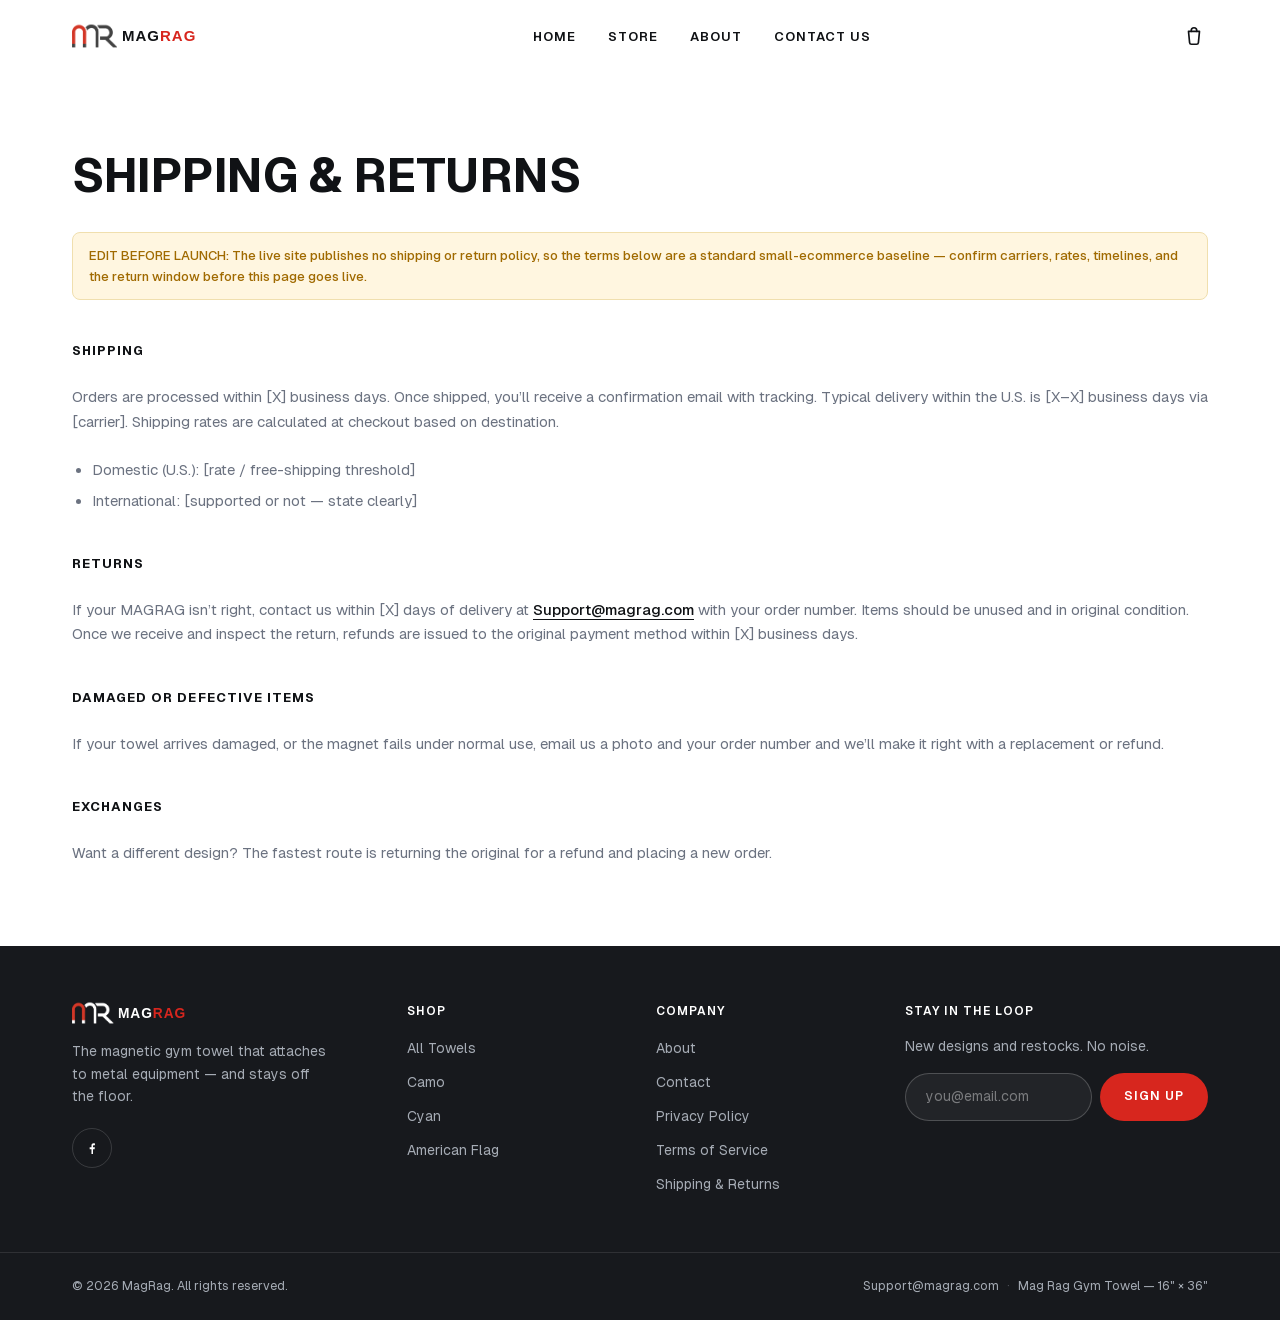
<file: shipping-returns/index.html>
<!DOCTYPE html><html lang="en"><head><meta charSet="utf-8"/><meta name="viewport" content="width=device-width, initial-scale=1"/><link rel="preload" href="/_next/static/media/4473ecc91f70f139-s.p.woff" as="font" crossorigin="" type="font/woff"/><link rel="preload" as="image" href="/brand/logo.svg" fetchPriority="high"/><link rel="stylesheet" href="/_next/static/css/0c84a08defd8dce1.css" data-precedence="next"/><link rel="preload" as="script" fetchPriority="low" href="/_next/static/chunks/webpack-116f3d2205d05b7d.js"/><script src="/_next/static/chunks/fd9d1056-1aca0e5f0471fbcc.js" async=""></script><script src="/_next/static/chunks/117-5af83c93b16e0331.js" async=""></script><script src="/_next/static/chunks/main-app-f581dd3b1c9926a2.js" async=""></script><script src="/_next/static/chunks/972-2456cd12eb8e5866.js" async=""></script><script src="/_next/static/chunks/878-cb7e1d4cad0d8b90.js" async=""></script><script src="/_next/static/chunks/app/layout-39187fbe0b17ae0e.js" async=""></script><script src="/_next/static/chunks/app/page-526baf1f5d991c43.js" async=""></script><title>Shipping &amp; Returns | MAGRAG</title><meta name="description" content="MAGRAG shipping rates, delivery timelines, and return policy."/><link rel="canonical" href="https://www.magrag.com/shipping-returns/"/><meta property="og:title" content="MAGRAG — A Towel That Stays Put"/><meta property="og:description" content="The magnetic gym towel that securely attaches to metal equipment, so it never touches the dirty floor again."/><meta property="og:url" content="https://www.magrag.com/"/><meta property="og:site_name" content="MAGRAG"/><meta property="og:image" content="https://www.magrag.com/og.png"/><meta property="og:image:width" content="1200"/><meta property="og:image:height" content="630"/><meta property="og:image:alt" content="MAGRAG magnetic gym towel attached to a steel rack"/><meta property="og:type" content="website"/><meta name="twitter:card" content="summary_large_image"/><meta name="twitter:title" content="MAGRAG — A Towel That Stays Put"/><meta name="twitter:description" content="The magnetic gym towel that attaches to metal equipment and stays off the floor."/><meta name="twitter:image" content="https://www.magrag.com/og.png"/><meta name="twitter:image:width" content="1200"/><meta name="twitter:image:height" content="630"/><meta name="twitter:image:alt" content="MAGRAG magnetic gym towel attached to a steel rack"/><link rel="icon" href="/favicon.ico" type="image/x-icon" sizes="32x32"/><meta name="next-size-adjust"/><script src="/_next/static/chunks/polyfills-42372ed130431b0a.js" noModule=""></script></head><body class="__variable_1e4310 font-sans antialiased"><a href="#main" class="sr-only focus:not-sr-only focus:fixed focus:left-4 focus:top-4 focus:z-[100] focus:rounded-full focus:bg-ink focus:px-5 focus:py-3 focus:text-white">Skip to content</a><header class="sticky top-0 z-40 bg-white/95 backdrop-blur transition-shadow duration-300 "><div class="container-site flex h-16 items-center justify-between md:h-[72px]"><button type="button" class="flex h-11 w-11 items-center justify-center md:hidden -ml-2" aria-label="Open menu" aria-expanded="false" aria-controls="mobile-menu"><svg width="22" height="22" viewBox="0 0 24 24" stroke="currentColor" stroke-width="1.8" stroke-linecap="round" aria-hidden="true"><path d="M4 7h16M4 12h16M4 17h16"></path></svg></button><a class="absolute left-1/2 -translate-x-1/2 md:static md:translate-x-0" aria-label="MAGRAG home" href="/"><img alt="MAGRAG" fetchPriority="high" width="132" height="26" decoding="async" data-nimg="1" class="h-[22px] w-auto md:h-[24px]" style="color:transparent" src="/brand/logo.svg"/></a><nav aria-label="Main" class="hidden md:block"><ul class="flex items-center gap-8"><li><a class="text-[13px] font-semibold uppercase tracking-label transition-colors text-ink hover:text-brand" href="/">Home</a></li><li><a class="text-[13px] font-semibold uppercase tracking-label transition-colors text-ink hover:text-brand" href="/store/">Store</a></li><li><a class="text-[13px] font-semibold uppercase tracking-label transition-colors text-ink hover:text-brand" href="/about/">About</a></li><li><a class="text-[13px] font-semibold uppercase tracking-label transition-colors text-ink hover:text-brand" href="/contact/">Contact Us</a></li></ul></nav><a class="relative flex h-11 w-11 items-center justify-center -mr-2 text-ink hover:text-brand transition-colors" aria-label="Cart, 0 items" href="/cart/"><svg class="" width="22" height="22" viewBox="0 0 24 24" fill="none" stroke="currentColor" stroke-width="1.8" stroke-linecap="round" stroke-linejoin="round" aria-hidden="true"><path d="M6 7h12l-1.2 12.2a2 2 0 0 1-2 1.8H9.2a2 2 0 0 1-2-1.8L6 7Z"></path><path d="M9 7V6a3 3 0 0 1 6 0v1"></path></svg></a></div></header><div id="mobile-menu" role="dialog" aria-modal="true" aria-label="Navigation menu" class="fixed inset-0 z-50 md:hidden transition-[opacity,visibility] duration-300 ease-out invisible pointer-events-none opacity-0"><div class="absolute inset-0 bg-ink/40" aria-hidden="true"></div><div class="absolute inset-y-0 left-0 flex w-full max-w-[360px] flex-col bg-white shadow-2xl transition-transform duration-300 ease-out -translate-x-full"><div class="flex h-16 items-center justify-between border-b border-line px-5"><img alt="MAGRAG" loading="lazy" width="110" height="22" decoding="async" data-nimg="1" class="h-[20px] w-auto" style="color:transparent" src="/brand/logo.svg"/><button type="button" aria-label="Close menu" class="flex h-11 w-11 items-center justify-center -mr-2"><svg width="20" height="20" viewBox="0 0 24 24" stroke="currentColor" stroke-width="1.8" stroke-linecap="round" aria-hidden="true"><path d="M6 6l12 12M18 6L6 18"></path></svg></button></div><nav aria-label="Mobile" class="flex-1 overflow-y-auto px-5 py-4"><ul><li class="border-b border-line last:border-0"><a class="flex min-h-[52px] items-center justify-between text-[15px] font-semibold uppercase tracking-label text-ink" href="/">Home<span aria-hidden="true" class="text-steel">→</span></a></li><li class="border-b border-line last:border-0"><a class="flex min-h-[52px] items-center justify-between text-[15px] font-semibold uppercase tracking-label text-ink" href="/store/">Store<span aria-hidden="true" class="text-steel">→</span></a></li><li class="border-b border-line last:border-0"><a class="flex min-h-[52px] items-center justify-between text-[15px] font-semibold uppercase tracking-label text-ink" href="/about/">About<span aria-hidden="true" class="text-steel">→</span></a></li><li class="border-b border-line last:border-0"><a class="flex min-h-[52px] items-center justify-between text-[15px] font-semibold uppercase tracking-label text-ink" href="/contact/">Contact Us<span aria-hidden="true" class="text-steel">→</span></a></li></ul></nav><div class="border-t border-line px-5 py-5"><p class="text-[12px] uppercase tracking-label text-steel">A towel that stays put.</p></div></div></div><main id="main"><section><div class="container-site max-w-3xl py-14 md:py-20"><h1 class="h-display text-4xl md:text-5xl">Shipping &amp; Returns</h1><div class="prose-legal mt-8 space-y-6 text-[15px] leading-relaxed text-ink [&amp;_h2]:pt-4 [&amp;_h2]:text-[13px] [&amp;_h2]:font-bold [&amp;_h2]:uppercase [&amp;_h2]:tracking-label [&amp;_p]:text-steel [&amp;_li]:text-steel [&amp;_ul]:list-disc [&amp;_ul]:pl-5 [&amp;_ul]:space-y-1.5"><p class="!text-[13px] rounded-lg border border-[#F0DFAE] bg-[#FFF6E0] px-4 py-3 font-medium !text-[#A06A00]">EDIT BEFORE LAUNCH: <!-- -->The live site publishes no shipping or return policy, so the terms below are a standard small-ecommerce baseline — confirm carriers, rates, timelines, and the return window before this page goes live.</p><h2>Shipping</h2><p>Orders are processed within [X] business days. Once shipped, you’ll receive a confirmation email with tracking. Typical delivery within the U.S. is [X–X] business days via [carrier]. Shipping rates are calculated at checkout based on destination.</p><ul><li>Domestic (U.S.): [rate / free-shipping threshold]</li><li>International: [supported or not — state clearly]</li></ul><h2>Returns</h2><p>If your MAGRAG isn’t right, contact us within [X] days of delivery at<!-- --> <a href="mailto:Support@magrag.com" class="font-medium text-ink underline underline-offset-4">Support@magrag.com</a> <!-- -->with your order number. Items should be unused and in original condition. Once we receive and inspect the return, refunds are issued to the original payment method within [X] business days.</p><h2>Damaged or defective items</h2><p>If your towel arrives damaged, or the magnet fails under normal use, email us a photo and your order number and we’ll make it right with a replacement or refund.</p><h2>Exchanges</h2><p>Want a different design? The fastest route is returning the original for a refund and placing a new order.</p></div></div></section></main><footer class="bg-charcoal text-steel-dark"><div class="container-site grid gap-10 py-14 md:grid-cols-[1.4fr_1fr_1fr_1.4fr] md:gap-8"><div><img alt="MAGRAG" loading="lazy" width="132" height="26" decoding="async" data-nimg="1" class="h-[22px] w-auto" style="color:transparent" src="/brand/logo-white.svg"/><p class="mt-4 max-w-[260px] text-[14px] leading-relaxed">The magnetic gym towel that attaches to metal equipment — and stays off the floor.</p><div class="mt-5 flex gap-4"><a href="https://www.facebook.com/" target="_blank" rel="noopener noreferrer" aria-label="MAGRAG on Facebook" class="flex h-10 w-10 items-center justify-center rounded-full border border-white/15 text-white transition-colors hover:border-brand hover:text-brand"><svg width="16" height="16" viewBox="0 0 24 24" fill="currentColor" aria-hidden="true"><path d="M13.5 21v-7h2.4l.4-3h-2.8V9.2c0-.9.3-1.5 1.6-1.5h1.3V5.1c-.2 0-1-.1-1.9-.1-1.9 0-3.3 1.2-3.3 3.4V11H8.5v3h2.7v7h2.3Z"></path></svg></a></div></div><nav aria-label="Shop"><h2 class="text-[12px] font-semibold uppercase tracking-label text-white">Shop</h2><ul class="mt-4 space-y-2.5"><li><a class="text-[14px] transition-colors hover:text-white" href="/store/">All Towels</a></li><li><a class="text-[14px] transition-colors hover:text-white" href="/store/?color=camo">Camo</a></li><li><a class="text-[14px] transition-colors hover:text-white" href="/store/?color=cyan">Cyan</a></li><li><a class="text-[14px] transition-colors hover:text-white" href="/store/?color=american-flag">American Flag</a></li></ul></nav><nav aria-label="Company"><h2 class="text-[12px] font-semibold uppercase tracking-label text-white">Company</h2><ul class="mt-4 space-y-2.5"><li><a class="text-[14px] transition-colors hover:text-white" href="/about/">About</a></li><li><a class="text-[14px] transition-colors hover:text-white" href="/contact/">Contact</a></li><li><a class="text-[14px] transition-colors hover:text-white" href="/privacy-policy/">Privacy Policy</a></li><li><a class="text-[14px] transition-colors hover:text-white" href="/terms-of-service/">Terms of Service</a></li><li><a class="text-[14px] transition-colors hover:text-white" href="/shipping-returns/">Shipping &amp; Returns</a></li></ul></nav><div><h2 class="text-[12px] font-semibold uppercase tracking-label text-white">Stay in the loop</h2><p class="mt-4 text-[14px]">New designs and restocks. No noise.</p><form noValidate="" class="mt-4"><div class="flex gap-2"><label for="newsletter-email-d" class="sr-only">Email address</label><input id="newsletter-email-d" type="email" autoComplete="email" placeholder="you@email.com" aria-invalid="false" class="h-12 w-full min-w-0 flex-1 rounded-full border px-5 text-[14px] outline-none transition-colors border-white/20 bg-white/5 text-white placeholder:text-white/40 focus:border-white/50 " value=""/><button type="submit" class="h-12 shrink-0 rounded-full bg-brand px-6 text-[12.5px] font-semibold uppercase tracking-label text-white transition-colors hover:bg-brand-dark">Sign up</button></div></form></div></div><div class="border-t border-white/10"><div class="container-site flex flex-col items-start justify-between gap-3 py-6 text-[12.5px] md:flex-row md:items-center"><p>© <!-- -->2026<!-- --> <!-- -->MagRag<!-- -->. All rights reserved.</p><p><a href="mailto:Support@magrag.com" class="hover:text-white transition-colors">Support@magrag.com</a><span class="mx-2 opacity-40">·</span>Mag Rag Gym Towel<!-- --> — <!-- -->16&quot; × 36&quot;</p></div></div></footer><script type="application/ld+json">{"@context":"https://schema.org","@type":"Organization","name":"MAGRAG","url":"https://www.magrag.com","logo":"https://www.magrag.com/brand/logo.svg","email":"Support@magrag.com","sameAs":["https://www.facebook.com/"]}</script><script src="/_next/static/chunks/webpack-116f3d2205d05b7d.js" async=""></script><script>(self.__next_f=self.__next_f||[]).push([0]);self.__next_f.push([2,null])</script><script>self.__next_f.push([1,"1:HL[\"/_next/static/media/4473ecc91f70f139-s.p.woff\",\"font\",{\"crossOrigin\":\"\",\"type\":\"font/woff\"}]\n2:HL[\"/_next/static/css/0c84a08defd8dce1.css\",\"style\"]\n"])</script><script>self.__next_f.push([1,"3:I[2846,[],\"\"]\n5:I[4707,[],\"\"]\n6:I[6423,[],\"\"]\n7:I[1733,[\"972\",\"static/chunks/972-2456cd12eb8e5866.js\",\"878\",\"static/chunks/878-cb7e1d4cad0d8b90.js\",\"185\",\"static/chunks/app/layout-39187fbe0b17ae0e.js\"],\"CartProvider\"]\n8:I[9604,[\"972\",\"static/chunks/972-2456cd12eb8e5866.js\",\"878\",\"static/chunks/878-cb7e1d4cad0d8b90.js\",\"185\",\"static/chunks/app/layout-39187fbe0b17ae0e.js\"],\"default\"]\n9:I[2972,[\"972\",\"static/chunks/972-2456cd12eb8e5866.js\",\"878\",\"static/chunks/878-cb7e1d4cad0d8b90.js\",\"931\",\"static/chunks/app/page-526baf1f5d991c43.js\"],\"\"]\na:I[5878,[\"972\",\"static/chunks/972-2456cd12eb8e5866.js\",\"878\",\"static/chunks/878-cb7e1d4cad0d8b90.js\",\"931\",\"static/chunks/app/page-526baf1f5d991c43.js\"],\"Image\"]\nb:I[1186,[\"972\",\"static/chunks/972-2456cd12eb8e5866.js\",\"878\",\"static/chunks/878-cb7e1d4cad0d8b90.js\",\"185\",\"static/chunks/app/layout-39187fbe0b17ae0e.js\"],\"default\"]\nd:I[1060,[],\"\"]\ne:[]\n"])</script><script>self.__next_f.push([1,"0:[\"$\",\"$L3\",null,{\"buildId\":\"vhMzN_mdmi-6NONWQrYbO\",\"assetPrefix\":\"\",\"urlParts\":[\"\",\"shipping-returns\",\"\"],\"initialTree\":[\"\",{\"children\":[\"shipping-returns\",{\"children\":[\"__PAGE__\",{}]}]},\"$undefined\",\"$undefined\",true],\"initialSeedData\":[\"\",{\"children\":[\"shipping-returns\",{\"children\":[\"__PAGE__\",{},[[\"$L4\",[\"$\",\"section\",null,{\"children\":[\"$\",\"div\",null,{\"className\":\"container-site max-w-3xl py-14 md:py-20\",\"children\":[[\"$\",\"h1\",null,{\"className\":\"h-display text-4xl md:text-5xl\",\"children\":\"Shipping \u0026 Returns\"}],\"$undefined\",[\"$\",\"div\",null,{\"className\":\"prose-legal mt-8 space-y-6 text-[15px] leading-relaxed text-ink [\u0026_h2]:pt-4 [\u0026_h2]:text-[13px] [\u0026_h2]:font-bold [\u0026_h2]:uppercase [\u0026_h2]:tracking-label [\u0026_p]:text-steel [\u0026_li]:text-steel [\u0026_ul]:list-disc [\u0026_ul]:pl-5 [\u0026_ul]:space-y-1.5\",\"children\":[[\"$\",\"p\",null,{\"className\":\"!text-[13px] rounded-lg border border-[#F0DFAE] bg-[#FFF6E0] px-4 py-3 font-medium !text-[#A06A00]\",\"children\":[\"EDIT BEFORE LAUNCH: \",\"The live site publishes no shipping or return policy, so the terms below are a standard small-ecommerce baseline — confirm carriers, rates, timelines, and the return window before this page goes live.\"]}],[\"$\",\"h2\",null,{\"children\":\"Shipping\"}],[\"$\",\"p\",null,{\"children\":\"Orders are processed within [X] business days. Once shipped, you’ll receive a confirmation email with tracking. Typical delivery within the U.S. is [X–X] business days via [carrier]. Shipping rates are calculated at checkout based on destination.\"}],[\"$\",\"ul\",null,{\"children\":[[\"$\",\"li\",null,{\"children\":\"Domestic (U.S.): [rate / free-shipping threshold]\"}],[\"$\",\"li\",null,{\"children\":\"International: [supported or not — state clearly]\"}]]}],[\"$\",\"h2\",null,{\"children\":\"Returns\"}],[\"$\",\"p\",null,{\"children\":[\"If your MAGRAG isn’t right, contact us within [X] days of delivery at\",\" \",[\"$\",\"a\",null,{\"href\":\"mailto:Support@magrag.com\",\"className\":\"font-medium text-ink underline underline-offset-4\",\"children\":\"Support@magrag.com\"}],\" \",\"with your order number. Items should be unused and in original condition. Once we receive and inspect the return, refunds are issued to the original payment method within [X] business days.\"]}],[\"$\",\"h2\",null,{\"children\":\"Damaged or defective items\"}],[\"$\",\"p\",null,{\"children\":\"If your towel arrives damaged, or the magnet fails under normal use, email us a photo and your order number and we’ll make it right with a replacement or refund.\"}],[\"$\",\"h2\",null,{\"children\":\"Exchanges\"}],[\"$\",\"p\",null,{\"children\":\"Want a different design? The fastest route is returning the original for a refund and placing a new order.\"}]]}]]}]}],null],null],null]},[null,[\"$\",\"$L5\",null,{\"parallelRouterKey\":\"children\",\"segmentPath\":[\"children\",\"shipping-returns\",\"children\"],\"error\":\"$undefined\",\"errorStyles\":\"$undefined\",\"errorScripts\":\"$undefined\",\"template\":[\"$\",\"$L6\",null,{}],\"templateStyles\":\"$undefined\",\"templateScripts\":\"$undefined\",\"notFound\":\"$undefined\",\"notFoundStyles\":\"$undefined\"}]],null]},[[[[\"$\",\"link\",\"0\",{\"rel\":\"stylesheet\",\"href\":\"/_next/static/css/0c84a08defd8dce1.css\",\"precedence\":\"next\",\"crossOrigin\":\"$undefined\"}]],[\"$\",\"html\",null,{\"lang\":\"en\",\"children\":[\"$\",\"body\",null,{\"className\":\"__variable_1e4310 font-sans antialiased\",\"children\":[[\"$\",\"a\",null,{\"href\":\"#main\",\"className\":\"sr-only focus:not-sr-only focus:fixed focus:left-4 focus:top-4 focus:z-[100] focus:rounded-full focus:bg-ink focus:px-5 focus:py-3 focus:text-white\",\"children\":\"Skip to content\"}],[\"$\",\"$L7\",null,{\"children\":[[\"$\",\"$L8\",null,{}],[\"$\",\"main\",null,{\"id\":\"main\",\"children\":[\"$\",\"$L5\",null,{\"parallelRouterKey\":\"children\",\"segmentPath\":[\"children\"],\"error\":\"$undefined\",\"errorStyles\":\"$undefined\",\"errorScripts\":\"$undefined\",\"template\":[\"$\",\"$L6\",null,{}],\"templateStyles\":\"$undefined\",\"templateScripts\":\"$undefined\",\"notFound\":[\"$\",\"section\",null,{\"children\":[\"$\",\"div\",null,{\"className\":\"container-site py-24 text-center md:py-32\",\"children\":[[\"$\",\"p\",null,{\"className\":\"eyebrow\",\"children\":\"404\"}],[\"$\",\"h1\",null,{\"className\":\"h-display mt-4 text-4xl md:text-5xl\",\"children\":\"This page slipped off the rack.\"}],[\"$\",\"p\",null,{\"className\":\"mx-auto mt-4 max-w-md text-[15px] leading-relaxed text-steel\",\"children\":\"The page you’re looking for doesn’t exist or has moved.\"}],[\"$\",\"div\",null,{\"className\":\"mt-8 flex justify-center gap-3\",\"children\":[[\"$\",\"$L9\",null,{\"href\":\"/\",\"className\":\"inline-flex items-center justify-center font-semibold uppercase tracking-label text-[13px] min-h-[48px] px-7 rounded-full transition-colors duration-200 ease-out select-none bg-brand text-white hover:bg-brand-dark \",\"children\":\"Back home\"}],[\"$\",\"$L9\",null,{\"href\":\"/store\",\"className\":\"inline-flex items-center justify-center font-semibold uppercase tracking-label text-[13px] min-h-[48px] px-7 rounded-full transition-colors duration-200 ease-out select-none border border-ink text-ink hover:bg-ink hover:text-white \",\"children\":\"Shop towels\"}]]}]]}]}],\"notFoundStyles\":[]}]}],[\"$\",\"footer\",null,{\"className\":\"bg-charcoal text-steel-dark\",\"children\":[[\"$\",\"div\",null,{\"className\":\"container-site grid gap-10 py-14 md:grid-cols-[1.4fr_1fr_1fr_1.4fr] md:gap-8\",\"children\":[[\"$\",\"div\",null,{\"children\":[[\"$\",\"$La\",null,{\"src\":\"/brand/logo-white.svg\",\"alt\":\"MAGRAG\",\"width\":132,\"height\":26,\"unoptimized\":true,\"className\":\"h-[22px] w-auto\"}],[\"$\",\"p\",null,{\"className\":\"mt-4 max-w-[260px] text-[14px] leading-relaxed\",\"children\":\"The magnetic gym towel that attaches to metal equipment — and stays off the floor.\"}],[\"$\",\"div\",null,{\"className\":\"mt-5 flex gap-4\",\"children\":[\"$\",\"a\",null,{\"href\":\"https://www.facebook.com/\",\"target\":\"_blank\",\"rel\":\"noopener noreferrer\",\"aria-label\":\"MAGRAG on Facebook\",\"className\":\"flex h-10 w-10 items-center justify-center rounded-full border border-white/15 text-white transition-colors hover:border-brand hover:text-brand\",\"children\":[\"$\",\"svg\",null,{\"width\":\"16\",\"height\":\"16\",\"viewBox\":\"0 0 24 24\",\"fill\":\"currentColor\",\"aria-hidden\":\"true\",\"children\":[\"$\",\"path\",null,{\"d\":\"M13.5 21v-7h2.4l.4-3h-2.8V9.2c0-.9.3-1.5 1.6-1.5h1.3V5.1c-.2 0-1-.1-1.9-.1-1.9 0-3.3 1.2-3.3 3.4V11H8.5v3h2.7v7h2.3Z\"}]}]}]}]]}],[\"$\",\"nav\",null,{\"aria-label\":\"Shop\",\"children\":[[\"$\",\"h2\",null,{\"className\":\"text-[12px] font-semibold uppercase tracking-label text-white\",\"children\":\"Shop\"}],[\"$\",\"ul\",null,{\"className\":\"mt-4 space-y-2.5\",\"children\":[[\"$\",\"li\",\"All Towels\",{\"children\":[\"$\",\"$L9\",null,{\"href\":\"/store\",\"className\":\"text-[14px] transition-colors hover:text-white\",\"children\":\"All Towels\"}]}],[\"$\",\"li\",\"Camo\",{\"children\":[\"$\",\"$L9\",null,{\"href\":\"/store?color=camo\",\"className\":\"text-[14px] transition-colors hover:text-white\",\"children\":\"Camo\"}]}],[\"$\",\"li\",\"Cyan\",{\"children\":[\"$\",\"$L9\",null,{\"href\":\"/store?color=cyan\",\"className\":\"text-[14px] transition-colors hover:text-white\",\"children\":\"Cyan\"}]}],[\"$\",\"li\",\"American Flag\",{\"children\":[\"$\",\"$L9\",null,{\"href\":\"/store?color=american-flag\",\"className\":\"text-[14px] transition-colors hover:text-white\",\"children\":\"American Flag\"}]}]]}]]}],[\"$\",\"nav\",null,{\"aria-label\":\"Company\",\"children\":[[\"$\",\"h2\",null,{\"className\":\"text-[12px] font-semibold uppercase tracking-label text-white\",\"children\":\"Company\"}],[\"$\",\"ul\",null,{\"className\":\"mt-4 space-y-2.5\",\"children\":[[\"$\",\"li\",\"About\",{\"children\":[\"$\",\"$L9\",null,{\"href\":\"/about\",\"className\":\"text-[14px] transition-colors hover:text-white\",\"children\":\"About\"}]}],[\"$\",\"li\",\"Contact\",{\"children\":[\"$\",\"$L9\",null,{\"href\":\"/contact\",\"className\":\"text-[14px] transition-colors hover:text-white\",\"children\":\"Contact\"}]}],[\"$\",\"li\",\"Privacy Policy\",{\"children\":[\"$\",\"$L9\",null,{\"href\":\"/privacy-policy\",\"className\":\"text-[14px] transition-colors hover:text-white\",\"children\":\"Privacy Policy\"}]}],[\"$\",\"li\",\"Terms of Service\",{\"children\":[\"$\",\"$L9\",null,{\"href\":\"/terms-of-service\",\"className\":\"text-[14px] transition-colors hover:text-white\",\"children\":\"Terms of Service\"}]}],[\"$\",\"li\",\"Shipping \u0026 Returns\",{\"children\":[\"$\",\"$L9\",null,{\"href\":\"/shipping-returns\",\"className\":\"text-[14px] transition-colors hover:text-white\",\"children\":\"Shipping \u0026 Returns\"}]}]]}]]}],[\"$\",\"div\",null,{\"children\":[[\"$\",\"h2\",null,{\"className\":\"text-[12px] font-semibold uppercase tracking-label text-white\",\"children\":\"Stay in the loop\"}],[\"$\",\"p\",null,{\"className\":\"mt-4 text-[14px]\",\"children\":\"New designs and restocks. No noise.\"}],[\"$\",\"$Lb\",null,{\"dark\":true,\"className\":\"mt-4\"}]]}]]}],[\"$\",\"div\",null,{\"className\":\"border-t border-white/10\",\"children\":[\"$\",\"div\",null,{\"className\":\"container-site flex flex-col items-start justify-between gap-3 py-6 text-[12.5px] md:flex-row md:items-center\",\"children\":[[\"$\",\"p\",null,{\"children\":[\"© \",2026,\" \",\"MagRag\",\". All rights reserved.\"]}],[\"$\",\"p\",null,{\"children\":[[\"$\",\"a\",null,{\"href\":\"mailto:Support@magrag.com\",\"className\":\"hover:text-white transition-colors\",\"children\":\"Support@magrag.com\"}],[\"$\",\"span\",null,{\"className\":\"mx-2 opacity-40\",\"children\":\"·\"}],\"Mag Rag Gym Towel\",\" — \",\"16\\\" × 36\\\"\"]}]]}]}]]}]]}],[\"$\",\"script\",null,{\"type\":\"application/ld+json\",\"dangerouslySetInnerHTML\":{\"__html\":\"{\\\"@context\\\":\\\"https://schema.org\\\",\\\"@type\\\":\\\"Organization\\\",\\\"name\\\":\\\"MAGRAG\\\",\\\"url\\\":\\\"https://www.magrag.com\\\",\\\"logo\\\":\\\"https://www.magrag.com/brand/logo.svg\\\",\\\"email\\\":\\\"Support@magrag.com\\\",\\\"sameAs\\\":[\\\"https://www.facebook.com/\\\"]}\"}}]]}]}]],null],null],\"couldBeIntercepted\":false,\"initialHead\":[null,\"$Lc\"],\"globalErrorComponent\":\"$d\",\"missingSlots\":\"$We\"}]\n"])</script><script>self.__next_f.push([1,"c:[[\"$\",\"meta\",\"0\",{\"name\":\"viewport\",\"content\":\"width=device-width, initial-scale=1\"}],[\"$\",\"meta\",\"1\",{\"charSet\":\"utf-8\"}],[\"$\",\"title\",\"2\",{\"children\":\"Shipping \u0026 Returns | MAGRAG\"}],[\"$\",\"meta\",\"3\",{\"name\":\"description\",\"content\":\"MAGRAG shipping rates, delivery timelines, and return policy.\"}],[\"$\",\"link\",\"4\",{\"rel\":\"canonical\",\"href\":\"https://www.magrag.com/shipping-returns/\"}],[\"$\",\"meta\",\"5\",{\"property\":\"og:title\",\"content\":\"MAGRAG — A Towel That Stays Put\"}],[\"$\",\"meta\",\"6\",{\"property\":\"og:description\",\"content\":\"The magnetic gym towel that securely attaches to metal equipment, so it never touches the dirty floor again.\"}],[\"$\",\"meta\",\"7\",{\"property\":\"og:url\",\"content\":\"https://www.magrag.com/\"}],[\"$\",\"meta\",\"8\",{\"property\":\"og:site_name\",\"content\":\"MAGRAG\"}],[\"$\",\"meta\",\"9\",{\"property\":\"og:image\",\"content\":\"https://www.magrag.com/og.png\"}],[\"$\",\"meta\",\"10\",{\"property\":\"og:image:width\",\"content\":\"1200\"}],[\"$\",\"meta\",\"11\",{\"property\":\"og:image:height\",\"content\":\"630\"}],[\"$\",\"meta\",\"12\",{\"property\":\"og:image:alt\",\"content\":\"MAGRAG magnetic gym towel attached to a steel rack\"}],[\"$\",\"meta\",\"13\",{\"property\":\"og:type\",\"content\":\"website\"}],[\"$\",\"meta\",\"14\",{\"name\":\"twitter:card\",\"content\":\"summary_large_image\"}],[\"$\",\"meta\",\"15\",{\"name\":\"twitter:title\",\"content\":\"MAGRAG — A Towel That Stays Put\"}],[\"$\",\"meta\",\"16\",{\"name\":\"twitter:description\",\"content\":\"The magnetic gym towel that attaches to metal equipment and stays off the floor.\"}],[\"$\",\"meta\",\"17\",{\"name\":\"twitter:image\",\"content\":\"https://www.magrag.com/og.png\"}],[\"$\",\"meta\",\"18\",{\"name\":\"twitter:image:width\",\"content\":\"1200\"}],[\"$\",\"meta\",\"19\",{\"name\":\"twitter:image:height\",\"content\":\"630\"}],[\"$\",\"meta\",\"20\",{\"name\":\"twitter:image:alt\",\"content\":\"MAGRAG magnetic gym towel attached to a steel rack\"}],[\"$\",\"link\",\"21\",{\"rel\":\"icon\",\"href\":\"/favicon.ico\",\"type\":\"image/x-icon\",\"sizes\":\"32x32\"}],[\"$\",\"meta\",\"22\",{\"name\":\"next-size-adjust\"}]]\n4:null\n"])</script></body></html>
</file>
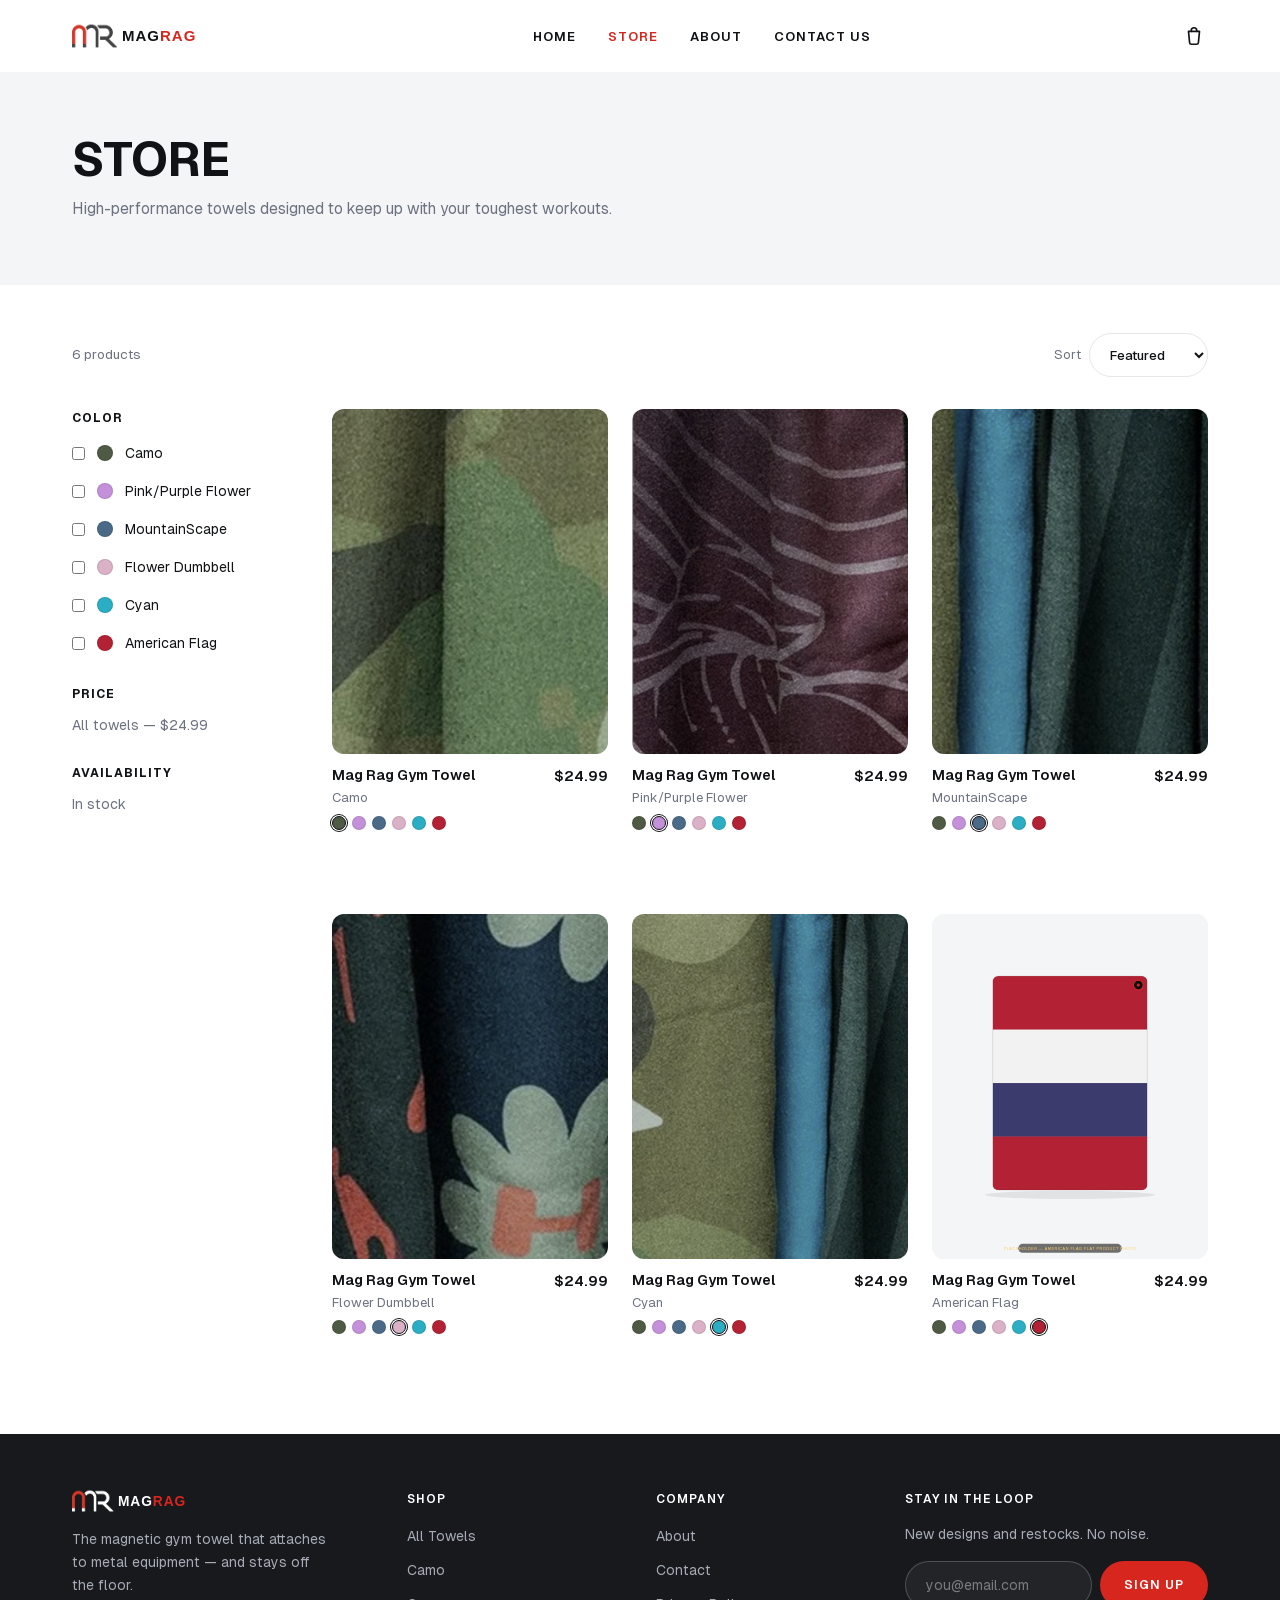
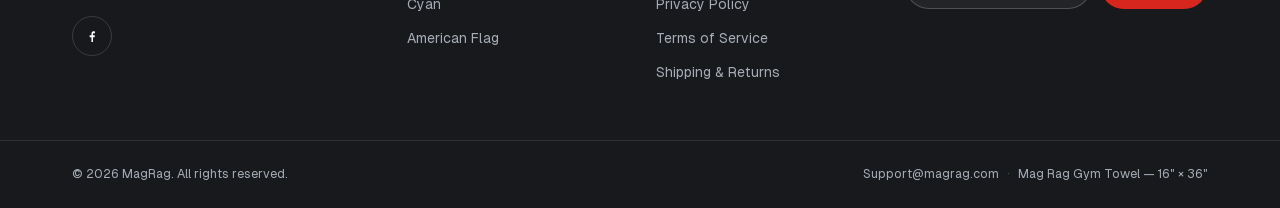
<file: store/index.html>
<!DOCTYPE html><html lang="en"><head><meta charSet="utf-8"/><meta name="viewport" content="width=device-width, initial-scale=1"/><link rel="preload" href="/_next/static/media/4473ecc91f70f139-s.p.woff" as="font" crossorigin="" type="font/woff"/><link rel="preload" as="image" href="/brand/logo.svg" fetchPriority="high"/><link rel="stylesheet" href="/_next/static/css/0c84a08defd8dce1.css" data-precedence="next"/><link rel="preload" as="script" fetchPriority="low" href="/_next/static/chunks/webpack-116f3d2205d05b7d.js"/><script src="/_next/static/chunks/fd9d1056-1aca0e5f0471fbcc.js" async=""></script><script src="/_next/static/chunks/117-5af83c93b16e0331.js" async=""></script><script src="/_next/static/chunks/main-app-f581dd3b1c9926a2.js" async=""></script><script src="/_next/static/chunks/972-2456cd12eb8e5866.js" async=""></script><script src="/_next/static/chunks/878-cb7e1d4cad0d8b90.js" async=""></script><script src="/_next/static/chunks/app/store/page-5486c372a751d675.js" async=""></script><script src="/_next/static/chunks/app/layout-39187fbe0b17ae0e.js" async=""></script><script src="/_next/static/chunks/app/page-526baf1f5d991c43.js" async=""></script><title>Store — Magnetic Gym Towels | MAGRAG</title><meta name="description" content="High-performance magnetic gym towels designed to keep up with your toughest workouts. Six designs, one job: staying off the floor."/><link rel="canonical" href="https://www.magrag.com/store/"/><meta property="og:title" content="MAGRAG — A Towel That Stays Put"/><meta property="og:description" content="The magnetic gym towel that securely attaches to metal equipment, so it never touches the dirty floor again."/><meta property="og:url" content="https://www.magrag.com/"/><meta property="og:site_name" content="MAGRAG"/><meta property="og:image" content="https://www.magrag.com/og.png"/><meta property="og:image:width" content="1200"/><meta property="og:image:height" content="630"/><meta property="og:image:alt" content="MAGRAG magnetic gym towel attached to a steel rack"/><meta property="og:type" content="website"/><meta name="twitter:card" content="summary_large_image"/><meta name="twitter:title" content="MAGRAG — A Towel That Stays Put"/><meta name="twitter:description" content="The magnetic gym towel that attaches to metal equipment and stays off the floor."/><meta name="twitter:image" content="https://www.magrag.com/og.png"/><meta name="twitter:image:width" content="1200"/><meta name="twitter:image:height" content="630"/><meta name="twitter:image:alt" content="MAGRAG magnetic gym towel attached to a steel rack"/><link rel="icon" href="/favicon.ico" type="image/x-icon" sizes="32x32"/><meta name="next-size-adjust"/><script src="/_next/static/chunks/polyfills-42372ed130431b0a.js" noModule=""></script></head><body class="__variable_1e4310 font-sans antialiased"><a href="#main" class="sr-only focus:not-sr-only focus:fixed focus:left-4 focus:top-4 focus:z-[100] focus:rounded-full focus:bg-ink focus:px-5 focus:py-3 focus:text-white">Skip to content</a><header class="sticky top-0 z-40 bg-white/95 backdrop-blur transition-shadow duration-300 "><div class="container-site flex h-16 items-center justify-between md:h-[72px]"><button type="button" class="flex h-11 w-11 items-center justify-center md:hidden -ml-2" aria-label="Open menu" aria-expanded="false" aria-controls="mobile-menu"><svg width="22" height="22" viewBox="0 0 24 24" stroke="currentColor" stroke-width="1.8" stroke-linecap="round" aria-hidden="true"><path d="M4 7h16M4 12h16M4 17h16"></path></svg></button><a class="absolute left-1/2 -translate-x-1/2 md:static md:translate-x-0" aria-label="MAGRAG home" href="/"><img alt="MAGRAG" fetchPriority="high" width="132" height="26" decoding="async" data-nimg="1" class="h-[22px] w-auto md:h-[24px]" style="color:transparent" src="/brand/logo.svg"/></a><nav aria-label="Main" class="hidden md:block"><ul class="flex items-center gap-8"><li><a class="text-[13px] font-semibold uppercase tracking-label transition-colors text-ink hover:text-brand" href="/">Home</a></li><li><a aria-current="page" class="text-[13px] font-semibold uppercase tracking-label transition-colors text-brand" href="/store/">Store</a></li><li><a class="text-[13px] font-semibold uppercase tracking-label transition-colors text-ink hover:text-brand" href="/about/">About</a></li><li><a class="text-[13px] font-semibold uppercase tracking-label transition-colors text-ink hover:text-brand" href="/contact/">Contact Us</a></li></ul></nav><a class="relative flex h-11 w-11 items-center justify-center -mr-2 text-ink hover:text-brand transition-colors" aria-label="Cart, 0 items" href="/cart/"><svg class="" width="22" height="22" viewBox="0 0 24 24" fill="none" stroke="currentColor" stroke-width="1.8" stroke-linecap="round" stroke-linejoin="round" aria-hidden="true"><path d="M6 7h12l-1.2 12.2a2 2 0 0 1-2 1.8H9.2a2 2 0 0 1-2-1.8L6 7Z"></path><path d="M9 7V6a3 3 0 0 1 6 0v1"></path></svg></a></div></header><div id="mobile-menu" role="dialog" aria-modal="true" aria-label="Navigation menu" class="fixed inset-0 z-50 md:hidden transition-[opacity,visibility] duration-300 ease-out invisible pointer-events-none opacity-0"><div class="absolute inset-0 bg-ink/40" aria-hidden="true"></div><div class="absolute inset-y-0 left-0 flex w-full max-w-[360px] flex-col bg-white shadow-2xl transition-transform duration-300 ease-out -translate-x-full"><div class="flex h-16 items-center justify-between border-b border-line px-5"><img alt="MAGRAG" loading="lazy" width="110" height="22" decoding="async" data-nimg="1" class="h-[20px] w-auto" style="color:transparent" src="/brand/logo.svg"/><button type="button" aria-label="Close menu" class="flex h-11 w-11 items-center justify-center -mr-2"><svg width="20" height="20" viewBox="0 0 24 24" stroke="currentColor" stroke-width="1.8" stroke-linecap="round" aria-hidden="true"><path d="M6 6l12 12M18 6L6 18"></path></svg></button></div><nav aria-label="Mobile" class="flex-1 overflow-y-auto px-5 py-4"><ul><li class="border-b border-line last:border-0"><a class="flex min-h-[52px] items-center justify-between text-[15px] font-semibold uppercase tracking-label text-ink" href="/">Home<span aria-hidden="true" class="text-steel">→</span></a></li><li class="border-b border-line last:border-0"><a aria-current="page" class="flex min-h-[52px] items-center justify-between text-[15px] font-semibold uppercase tracking-label text-brand" href="/store/">Store<span aria-hidden="true" class="text-steel">→</span></a></li><li class="border-b border-line last:border-0"><a class="flex min-h-[52px] items-center justify-between text-[15px] font-semibold uppercase tracking-label text-ink" href="/about/">About<span aria-hidden="true" class="text-steel">→</span></a></li><li class="border-b border-line last:border-0"><a class="flex min-h-[52px] items-center justify-between text-[15px] font-semibold uppercase tracking-label text-ink" href="/contact/">Contact Us<span aria-hidden="true" class="text-steel">→</span></a></li></ul></nav><div class="border-t border-line px-5 py-5"><p class="text-[12px] uppercase tracking-label text-steel">A towel that stays put.</p></div></div></div><main id="main"><!--$!--><template data-dgst="BAILOUT_TO_CLIENT_SIDE_RENDERING"></template><!--/$--></main><footer class="bg-charcoal text-steel-dark"><div class="container-site grid gap-10 py-14 md:grid-cols-[1.4fr_1fr_1fr_1.4fr] md:gap-8"><div><img alt="MAGRAG" loading="lazy" width="132" height="26" decoding="async" data-nimg="1" class="h-[22px] w-auto" style="color:transparent" src="/brand/logo-white.svg"/><p class="mt-4 max-w-[260px] text-[14px] leading-relaxed">The magnetic gym towel that attaches to metal equipment — and stays off the floor.</p><div class="mt-5 flex gap-4"><a href="https://www.facebook.com/" target="_blank" rel="noopener noreferrer" aria-label="MAGRAG on Facebook" class="flex h-10 w-10 items-center justify-center rounded-full border border-white/15 text-white transition-colors hover:border-brand hover:text-brand"><svg width="16" height="16" viewBox="0 0 24 24" fill="currentColor" aria-hidden="true"><path d="M13.5 21v-7h2.4l.4-3h-2.8V9.2c0-.9.3-1.5 1.6-1.5h1.3V5.1c-.2 0-1-.1-1.9-.1-1.9 0-3.3 1.2-3.3 3.4V11H8.5v3h2.7v7h2.3Z"></path></svg></a></div></div><nav aria-label="Shop"><h2 class="text-[12px] font-semibold uppercase tracking-label text-white">Shop</h2><ul class="mt-4 space-y-2.5"><li><a class="text-[14px] transition-colors hover:text-white" href="/store/">All Towels</a></li><li><a class="text-[14px] transition-colors hover:text-white" href="/store/?color=camo">Camo</a></li><li><a class="text-[14px] transition-colors hover:text-white" href="/store/?color=cyan">Cyan</a></li><li><a class="text-[14px] transition-colors hover:text-white" href="/store/?color=american-flag">American Flag</a></li></ul></nav><nav aria-label="Company"><h2 class="text-[12px] font-semibold uppercase tracking-label text-white">Company</h2><ul class="mt-4 space-y-2.5"><li><a class="text-[14px] transition-colors hover:text-white" href="/about/">About</a></li><li><a class="text-[14px] transition-colors hover:text-white" href="/contact/">Contact</a></li><li><a class="text-[14px] transition-colors hover:text-white" href="/privacy-policy/">Privacy Policy</a></li><li><a class="text-[14px] transition-colors hover:text-white" href="/terms-of-service/">Terms of Service</a></li><li><a class="text-[14px] transition-colors hover:text-white" href="/shipping-returns/">Shipping &amp; Returns</a></li></ul></nav><div><h2 class="text-[12px] font-semibold uppercase tracking-label text-white">Stay in the loop</h2><p class="mt-4 text-[14px]">New designs and restocks. No noise.</p><form noValidate="" class="mt-4"><div class="flex gap-2"><label for="newsletter-email-d" class="sr-only">Email address</label><input id="newsletter-email-d" type="email" autoComplete="email" placeholder="you@email.com" aria-invalid="false" class="h-12 w-full min-w-0 flex-1 rounded-full border px-5 text-[14px] outline-none transition-colors border-white/20 bg-white/5 text-white placeholder:text-white/40 focus:border-white/50 " value=""/><button type="submit" class="h-12 shrink-0 rounded-full bg-brand px-6 text-[12.5px] font-semibold uppercase tracking-label text-white transition-colors hover:bg-brand-dark">Sign up</button></div></form></div></div><div class="border-t border-white/10"><div class="container-site flex flex-col items-start justify-between gap-3 py-6 text-[12.5px] md:flex-row md:items-center"><p>© <!-- -->2026<!-- --> <!-- -->MagRag<!-- -->. All rights reserved.</p><p><a href="mailto:Support@magrag.com" class="hover:text-white transition-colors">Support@magrag.com</a><span class="mx-2 opacity-40">·</span>Mag Rag Gym Towel<!-- --> — <!-- -->16&quot; × 36&quot;</p></div></div></footer><script type="application/ld+json">{"@context":"https://schema.org","@type":"Organization","name":"MAGRAG","url":"https://www.magrag.com","logo":"https://www.magrag.com/brand/logo.svg","email":"Support@magrag.com","sameAs":["https://www.facebook.com/"]}</script><script src="/_next/static/chunks/webpack-116f3d2205d05b7d.js" async=""></script><script>(self.__next_f=self.__next_f||[]).push([0]);self.__next_f.push([2,null])</script><script>self.__next_f.push([1,"1:HL[\"/_next/static/media/4473ecc91f70f139-s.p.woff\",\"font\",{\"crossOrigin\":\"\",\"type\":\"font/woff\"}]\n2:HL[\"/_next/static/css/0c84a08defd8dce1.css\",\"style\"]\n"])</script><script>self.__next_f.push([1,"3:I[2846,[],\"\"]\n5:\"$Sreact.suspense\"\n6:I[5768,[\"972\",\"static/chunks/972-2456cd12eb8e5866.js\",\"878\",\"static/chunks/878-cb7e1d4cad0d8b90.js\",\"114\",\"static/chunks/app/store/page-5486c372a751d675.js\"],\"default\"]\n7:I[4707,[],\"\"]\n8:I[6423,[],\"\"]\n9:I[1733,[\"972\",\"static/chunks/972-2456cd12eb8e5866.js\",\"878\",\"static/chunks/878-cb7e1d4cad0d8b90.js\",\"185\",\"static/chunks/app/layout-39187fbe0b17ae0e.js\"],\"CartProvider\"]\na:I[9604,[\"972\",\"static/chunks/972-2456cd12eb8e5866.js\",\"878\",\"static/chunks/878-cb7e1d4cad0d8b90.js\",\"185\",\"static/chunks/app/layout-39187fbe0b17ae0e.js\"],\"default\"]\nb:I[2972,[\"972\",\"static/chunks/972-2456cd12eb8e5866.js\",\"878\",\"static/chunks/878-cb7e1d4cad0d8b90.js\",\"931\",\"static/chunks/app/page-526baf1f5d991c43.js\"],\"\"]\nc:I[5878,[\"972\",\"static/chunks/972-2456cd12eb8e5866.js\",\"878\",\"static/chunks/878-cb7e1d4cad0d8b90.js\",\"931\",\"static/chunks/app/page-526baf1f5d991c43.js\"],\"Image\"]\nd:I[1186,[\"972\",\"static/chunks/972-2456cd12eb8e5866.js\",\"878\",\"static/chunks/878-cb7e1d4cad0d8b90.js\",\"185\",\"static/chunks/app/layout-39187fbe0b17ae0e.js\"],\"default\"]\nf:I[1060,[],\"\"]\n10:[]\n"])</script><script>self.__next_f.push([1,"0:[\"$\",\"$L3\",null,{\"buildId\":\"vhMzN_mdmi-6NONWQrYbO\",\"assetPrefix\":\"\",\"urlParts\":[\"\",\"store\",\"\"],\"initialTree\":[\"\",{\"children\":[\"store\",{\"children\":[\"__PAGE__\",{}]}]},\"$undefined\",\"$undefined\",true],\"initialSeedData\":[\"\",{\"children\":[\"store\",{\"children\":[\"__PAGE__\",{},[[\"$L4\",[\"$\",\"$5\",null,{\"children\":[\"$\",\"$L6\",null,{}]}],null],null],null]},[null,[\"$\",\"$L7\",null,{\"parallelRouterKey\":\"children\",\"segmentPath\":[\"children\",\"store\",\"children\"],\"error\":\"$undefined\",\"errorStyles\":\"$undefined\",\"errorScripts\":\"$undefined\",\"template\":[\"$\",\"$L8\",null,{}],\"templateStyles\":\"$undefined\",\"templateScripts\":\"$undefined\",\"notFound\":\"$undefined\",\"notFoundStyles\":\"$undefined\"}]],null]},[[[[\"$\",\"link\",\"0\",{\"rel\":\"stylesheet\",\"href\":\"/_next/static/css/0c84a08defd8dce1.css\",\"precedence\":\"next\",\"crossOrigin\":\"$undefined\"}]],[\"$\",\"html\",null,{\"lang\":\"en\",\"children\":[\"$\",\"body\",null,{\"className\":\"__variable_1e4310 font-sans antialiased\",\"children\":[[\"$\",\"a\",null,{\"href\":\"#main\",\"className\":\"sr-only focus:not-sr-only focus:fixed focus:left-4 focus:top-4 focus:z-[100] focus:rounded-full focus:bg-ink focus:px-5 focus:py-3 focus:text-white\",\"children\":\"Skip to content\"}],[\"$\",\"$L9\",null,{\"children\":[[\"$\",\"$La\",null,{}],[\"$\",\"main\",null,{\"id\":\"main\",\"children\":[\"$\",\"$L7\",null,{\"parallelRouterKey\":\"children\",\"segmentPath\":[\"children\"],\"error\":\"$undefined\",\"errorStyles\":\"$undefined\",\"errorScripts\":\"$undefined\",\"template\":[\"$\",\"$L8\",null,{}],\"templateStyles\":\"$undefined\",\"templateScripts\":\"$undefined\",\"notFound\":[\"$\",\"section\",null,{\"children\":[\"$\",\"div\",null,{\"className\":\"container-site py-24 text-center md:py-32\",\"children\":[[\"$\",\"p\",null,{\"className\":\"eyebrow\",\"children\":\"404\"}],[\"$\",\"h1\",null,{\"className\":\"h-display mt-4 text-4xl md:text-5xl\",\"children\":\"This page slipped off the rack.\"}],[\"$\",\"p\",null,{\"className\":\"mx-auto mt-4 max-w-md text-[15px] leading-relaxed text-steel\",\"children\":\"The page you’re looking for doesn’t exist or has moved.\"}],[\"$\",\"div\",null,{\"className\":\"mt-8 flex justify-center gap-3\",\"children\":[[\"$\",\"$Lb\",null,{\"href\":\"/\",\"className\":\"inline-flex items-center justify-center font-semibold uppercase tracking-label text-[13px] min-h-[48px] px-7 rounded-full transition-colors duration-200 ease-out select-none bg-brand text-white hover:bg-brand-dark \",\"children\":\"Back home\"}],[\"$\",\"$Lb\",null,{\"href\":\"/store\",\"className\":\"inline-flex items-center justify-center font-semibold uppercase tracking-label text-[13px] min-h-[48px] px-7 rounded-full transition-colors duration-200 ease-out select-none border border-ink text-ink hover:bg-ink hover:text-white \",\"children\":\"Shop towels\"}]]}]]}]}],\"notFoundStyles\":[]}]}],[\"$\",\"footer\",null,{\"className\":\"bg-charcoal text-steel-dark\",\"children\":[[\"$\",\"div\",null,{\"className\":\"container-site grid gap-10 py-14 md:grid-cols-[1.4fr_1fr_1fr_1.4fr] md:gap-8\",\"children\":[[\"$\",\"div\",null,{\"children\":[[\"$\",\"$Lc\",null,{\"src\":\"/brand/logo-white.svg\",\"alt\":\"MAGRAG\",\"width\":132,\"height\":26,\"unoptimized\":true,\"className\":\"h-[22px] w-auto\"}],[\"$\",\"p\",null,{\"className\":\"mt-4 max-w-[260px] text-[14px] leading-relaxed\",\"children\":\"The magnetic gym towel that attaches to metal equipment — and stays off the floor.\"}],[\"$\",\"div\",null,{\"className\":\"mt-5 flex gap-4\",\"children\":[\"$\",\"a\",null,{\"href\":\"https://www.facebook.com/\",\"target\":\"_blank\",\"rel\":\"noopener noreferrer\",\"aria-label\":\"MAGRAG on Facebook\",\"className\":\"flex h-10 w-10 items-center justify-center rounded-full border border-white/15 text-white transition-colors hover:border-brand hover:text-brand\",\"children\":[\"$\",\"svg\",null,{\"width\":\"16\",\"height\":\"16\",\"viewBox\":\"0 0 24 24\",\"fill\":\"currentColor\",\"aria-hidden\":\"true\",\"children\":[\"$\",\"path\",null,{\"d\":\"M13.5 21v-7h2.4l.4-3h-2.8V9.2c0-.9.3-1.5 1.6-1.5h1.3V5.1c-.2 0-1-.1-1.9-.1-1.9 0-3.3 1.2-3.3 3.4V11H8.5v3h2.7v7h2.3Z\"}]}]}]}]]}],[\"$\",\"nav\",null,{\"aria-label\":\"Shop\",\"children\":[[\"$\",\"h2\",null,{\"className\":\"text-[12px] font-semibold uppercase tracking-label text-white\",\"children\":\"Shop\"}],[\"$\",\"ul\",null,{\"className\":\"mt-4 space-y-2.5\",\"children\":[[\"$\",\"li\",\"All Towels\",{\"children\":[\"$\",\"$Lb\",null,{\"href\":\"/store\",\"className\":\"text-[14px] transition-colors hover:text-white\",\"children\":\"All Towels\"}]}],[\"$\",\"li\",\"Camo\",{\"children\":[\"$\",\"$Lb\",null,{\"href\":\"/store?color=camo\",\"className\":\"text-[14px] transition-colors hover:text-white\",\"children\":\"Camo\"}]}],[\"$\",\"li\",\"Cyan\",{\"children\":[\"$\",\"$Lb\",null,{\"href\":\"/store?color=cyan\",\"className\":\"text-[14px] transition-colors hover:text-white\",\"children\":\"Cyan\"}]}],[\"$\",\"li\",\"American Flag\",{\"children\":[\"$\",\"$Lb\",null,{\"href\":\"/store?color=american-flag\",\"className\":\"text-[14px] transition-colors hover:text-white\",\"children\":\"American Flag\"}]}]]}]]}],[\"$\",\"nav\",null,{\"aria-label\":\"Company\",\"children\":[[\"$\",\"h2\",null,{\"className\":\"text-[12px] font-semibold uppercase tracking-label text-white\",\"children\":\"Company\"}],[\"$\",\"ul\",null,{\"className\":\"mt-4 space-y-2.5\",\"children\":[[\"$\",\"li\",\"About\",{\"children\":[\"$\",\"$Lb\",null,{\"href\":\"/about\",\"className\":\"text-[14px] transition-colors hover:text-white\",\"children\":\"About\"}]}],[\"$\",\"li\",\"Contact\",{\"children\":[\"$\",\"$Lb\",null,{\"href\":\"/contact\",\"className\":\"text-[14px] transition-colors hover:text-white\",\"children\":\"Contact\"}]}],[\"$\",\"li\",\"Privacy Policy\",{\"children\":[\"$\",\"$Lb\",null,{\"href\":\"/privacy-policy\",\"className\":\"text-[14px] transition-colors hover:text-white\",\"children\":\"Privacy Policy\"}]}],[\"$\",\"li\",\"Terms of Service\",{\"children\":[\"$\",\"$Lb\",null,{\"href\":\"/terms-of-service\",\"className\":\"text-[14px] transition-colors hover:text-white\",\"children\":\"Terms of Service\"}]}],[\"$\",\"li\",\"Shipping \u0026 Returns\",{\"children\":[\"$\",\"$Lb\",null,{\"href\":\"/shipping-returns\",\"className\":\"text-[14px] transition-colors hover:text-white\",\"children\":\"Shipping \u0026 Returns\"}]}]]}]]}],[\"$\",\"div\",null,{\"children\":[[\"$\",\"h2\",null,{\"className\":\"text-[12px] font-semibold uppercase tracking-label text-white\",\"children\":\"Stay in the loop\"}],[\"$\",\"p\",null,{\"className\":\"mt-4 text-[14px]\",\"children\":\"New designs and restocks. No noise.\"}],[\"$\",\"$Ld\",null,{\"dark\":true,\"className\":\"mt-4\"}]]}]]}],[\"$\",\"div\",null,{\"className\":\"border-t border-white/10\",\"children\":[\"$\",\"div\",null,{\"className\":\"container-site flex flex-col items-start justify-between gap-3 py-6 text-[12.5px] md:flex-row md:items-center\",\"children\":[[\"$\",\"p\",null,{\"children\":[\"© \",2026,\" \",\"MagRag\",\". All rights reserved.\"]}],[\"$\",\"p\",null,{\"children\":[[\"$\",\"a\",null,{\"href\":\"mailto:Support@magrag.com\",\"className\":\"hover:text-white transition-colors\",\"children\":\"Support@magrag.com\"}],[\"$\",\"span\",null,{\"className\":\"mx-2 opacity-40\",\"children\":\"·\"}],\"Mag Rag Gym Towel\",\" — \",\"16\\\" × 36\\\"\"]}]]}]}]]}]]}],[\"$\",\"script\",null,{\"type\":\"application/ld+json\",\"dangerouslySetInnerHTML\":{\"__html\":\"{\\\"@context\\\":\\\"https://schema.org\\\",\\\"@type\\\":\\\"Organization\\\",\\\"name\\\":\\\"MAGRAG\\\",\\\"url\\\":\\\"https://www.magrag.com\\\",\\\"logo\\\":\\\"https://www.magrag.com/brand/logo.svg\\\",\\\"email\\\":\\\"Support@magrag.com\\\",\\\"sameAs\\\":[\\\"https://www.facebook.com/\\\"]}\"}}]]}]}]],null],null],\"couldBeIntercepted\":false,\"initialHead\":[null,\"$Le\"],\"globalErrorComponent\":\"$f\",\"missingSlots\":\"$W10\"}]\n"])</script><script>self.__next_f.push([1,"e:[[\"$\",\"meta\",\"0\",{\"name\":\"viewport\",\"content\":\"width=device-width, initial-scale=1\"}],[\"$\",\"meta\",\"1\",{\"charSet\":\"utf-8\"}],[\"$\",\"title\",\"2\",{\"children\":\"Store — Magnetic Gym Towels | MAGRAG\"}],[\"$\",\"meta\",\"3\",{\"name\":\"description\",\"content\":\"High-performance magnetic gym towels designed to keep up with your toughest workouts. Six designs, one job: staying off the floor.\"}],[\"$\",\"link\",\"4\",{\"rel\":\"canonical\",\"href\":\"https://www.magrag.com/store/\"}],[\"$\",\"meta\",\"5\",{\"property\":\"og:title\",\"content\":\"MAGRAG — A Towel That Stays Put\"}],[\"$\",\"meta\",\"6\",{\"property\":\"og:description\",\"content\":\"The magnetic gym towel that securely attaches to metal equipment, so it never touches the dirty floor again.\"}],[\"$\",\"meta\",\"7\",{\"property\":\"og:url\",\"content\":\"https://www.magrag.com/\"}],[\"$\",\"meta\",\"8\",{\"property\":\"og:site_name\",\"content\":\"MAGRAG\"}],[\"$\",\"meta\",\"9\",{\"property\":\"og:image\",\"content\":\"https://www.magrag.com/og.png\"}],[\"$\",\"meta\",\"10\",{\"property\":\"og:image:width\",\"content\":\"1200\"}],[\"$\",\"meta\",\"11\",{\"property\":\"og:image:height\",\"content\":\"630\"}],[\"$\",\"meta\",\"12\",{\"property\":\"og:image:alt\",\"content\":\"MAGRAG magnetic gym towel attached to a steel rack\"}],[\"$\",\"meta\",\"13\",{\"property\":\"og:type\",\"content\":\"website\"}],[\"$\",\"meta\",\"14\",{\"name\":\"twitter:card\",\"content\":\"summary_large_image\"}],[\"$\",\"meta\",\"15\",{\"name\":\"twitter:title\",\"content\":\"MAGRAG — A Towel That Stays Put\"}],[\"$\",\"meta\",\"16\",{\"name\":\"twitter:description\",\"content\":\"The magnetic gym towel that attaches to metal equipment and stays off the floor.\"}],[\"$\",\"meta\",\"17\",{\"name\":\"twitter:image\",\"content\":\"https://www.magrag.com/og.png\"}],[\"$\",\"meta\",\"18\",{\"name\":\"twitter:image:width\",\"content\":\"1200\"}],[\"$\",\"meta\",\"19\",{\"name\":\"twitter:image:height\",\"content\":\"630\"}],[\"$\",\"meta\",\"20\",{\"name\":\"twitter:image:alt\",\"content\":\"MAGRAG magnetic gym towel attached to a steel rack\"}],[\"$\",\"link\",\"21\",{\"rel\":\"icon\",\"href\":\"/favicon.ico\",\"type\":\"image/x-icon\",\"sizes\":\"32x32\"}],[\"$\",\"meta\",\"22\",{\"name\":\"next-size-adjust\"}]]\n4:null\n"])</script></body></html>
</file>
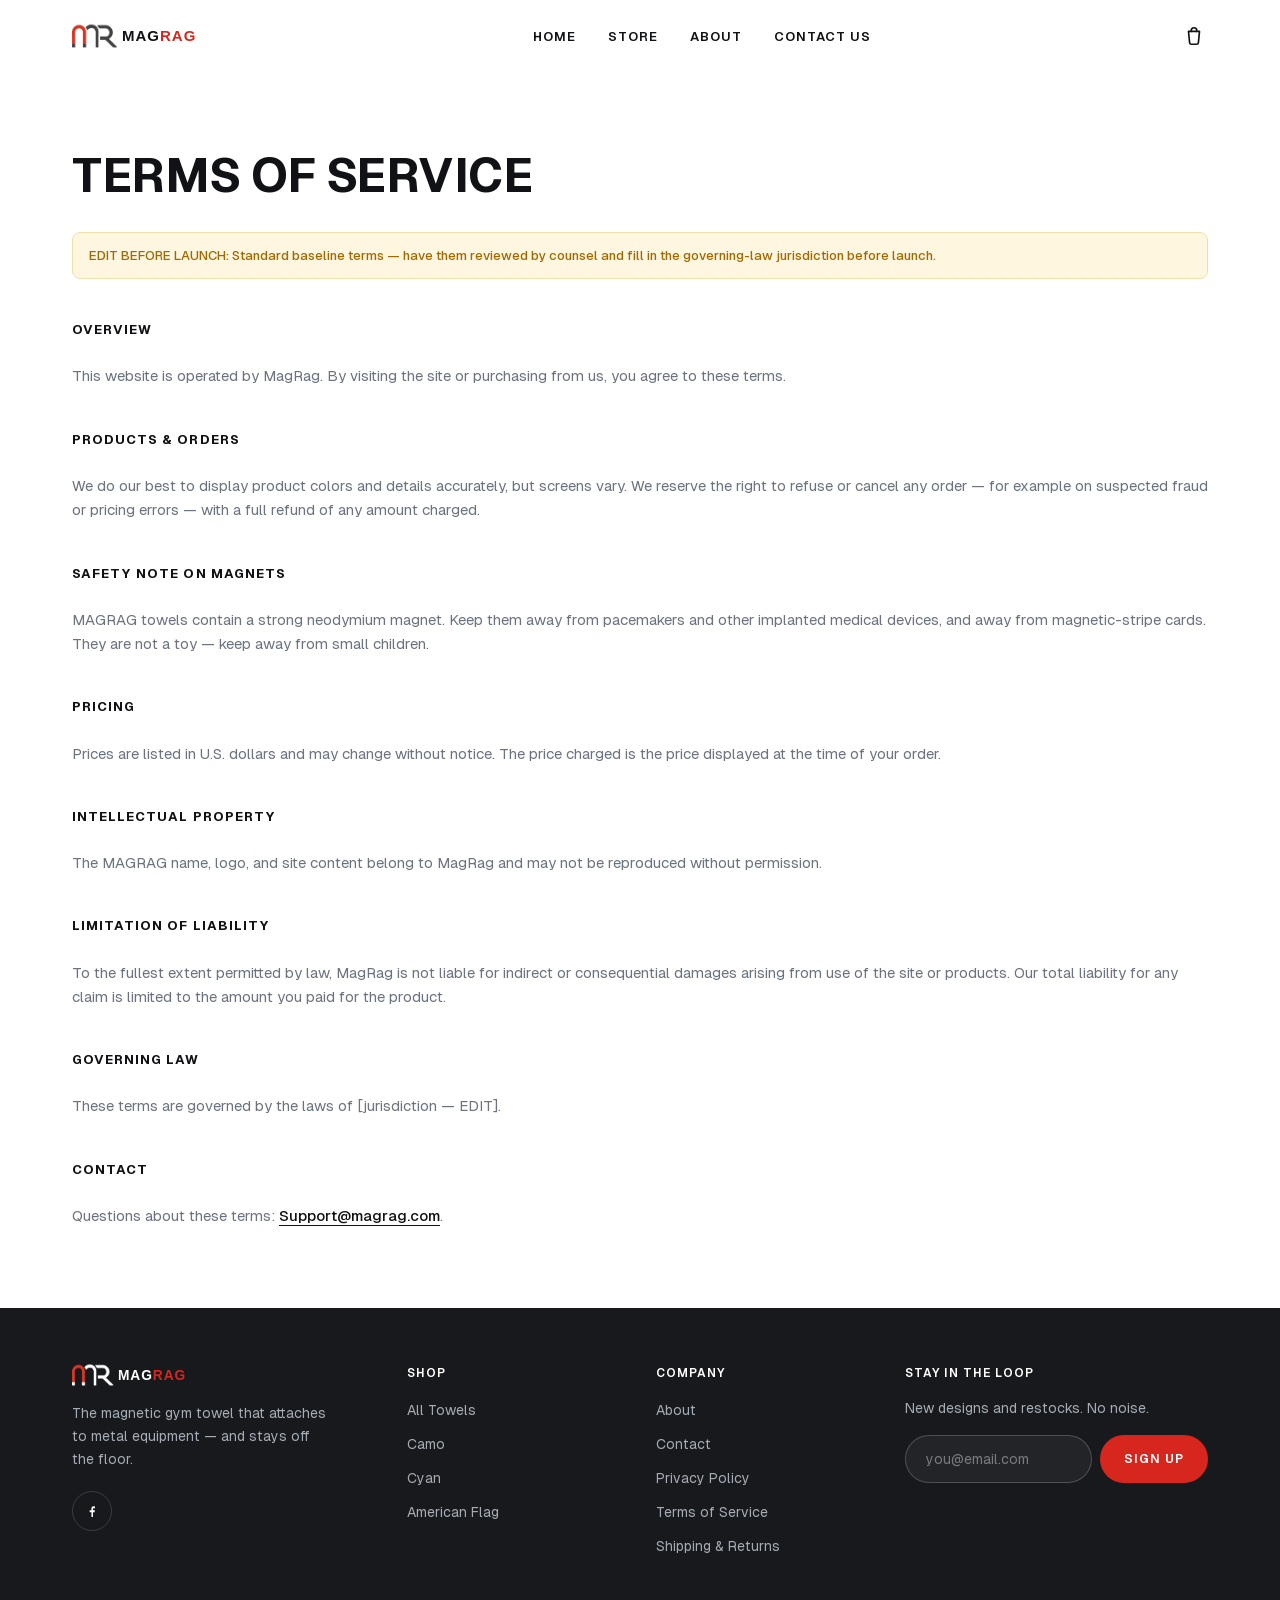
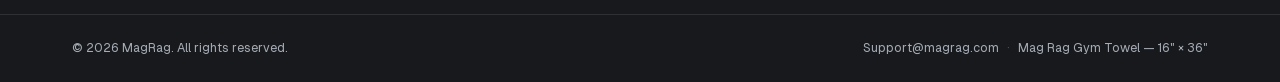
<file: terms-of-service/index.html>
<!DOCTYPE html><html lang="en"><head><meta charSet="utf-8"/><meta name="viewport" content="width=device-width, initial-scale=1"/><link rel="preload" href="/_next/static/media/4473ecc91f70f139-s.p.woff" as="font" crossorigin="" type="font/woff"/><link rel="preload" as="image" href="/brand/logo.svg" fetchPriority="high"/><link rel="stylesheet" href="/_next/static/css/0c84a08defd8dce1.css" data-precedence="next"/><link rel="preload" as="script" fetchPriority="low" href="/_next/static/chunks/webpack-116f3d2205d05b7d.js"/><script src="/_next/static/chunks/fd9d1056-1aca0e5f0471fbcc.js" async=""></script><script src="/_next/static/chunks/117-5af83c93b16e0331.js" async=""></script><script src="/_next/static/chunks/main-app-f581dd3b1c9926a2.js" async=""></script><script src="/_next/static/chunks/972-2456cd12eb8e5866.js" async=""></script><script src="/_next/static/chunks/878-cb7e1d4cad0d8b90.js" async=""></script><script src="/_next/static/chunks/app/layout-39187fbe0b17ae0e.js" async=""></script><script src="/_next/static/chunks/app/page-526baf1f5d991c43.js" async=""></script><title>Terms of Service | MAGRAG</title><meta name="description" content="The terms that govern use of the MAGRAG website and store."/><link rel="canonical" href="https://www.magrag.com/terms-of-service/"/><meta property="og:title" content="MAGRAG — A Towel That Stays Put"/><meta property="og:description" content="The magnetic gym towel that securely attaches to metal equipment, so it never touches the dirty floor again."/><meta property="og:url" content="https://www.magrag.com/"/><meta property="og:site_name" content="MAGRAG"/><meta property="og:image" content="https://www.magrag.com/og.png"/><meta property="og:image:width" content="1200"/><meta property="og:image:height" content="630"/><meta property="og:image:alt" content="MAGRAG magnetic gym towel attached to a steel rack"/><meta property="og:type" content="website"/><meta name="twitter:card" content="summary_large_image"/><meta name="twitter:title" content="MAGRAG — A Towel That Stays Put"/><meta name="twitter:description" content="The magnetic gym towel that attaches to metal equipment and stays off the floor."/><meta name="twitter:image" content="https://www.magrag.com/og.png"/><meta name="twitter:image:width" content="1200"/><meta name="twitter:image:height" content="630"/><meta name="twitter:image:alt" content="MAGRAG magnetic gym towel attached to a steel rack"/><link rel="icon" href="/favicon.ico" type="image/x-icon" sizes="32x32"/><meta name="next-size-adjust"/><script src="/_next/static/chunks/polyfills-42372ed130431b0a.js" noModule=""></script></head><body class="__variable_1e4310 font-sans antialiased"><a href="#main" class="sr-only focus:not-sr-only focus:fixed focus:left-4 focus:top-4 focus:z-[100] focus:rounded-full focus:bg-ink focus:px-5 focus:py-3 focus:text-white">Skip to content</a><header class="sticky top-0 z-40 bg-white/95 backdrop-blur transition-shadow duration-300 "><div class="container-site flex h-16 items-center justify-between md:h-[72px]"><button type="button" class="flex h-11 w-11 items-center justify-center md:hidden -ml-2" aria-label="Open menu" aria-expanded="false" aria-controls="mobile-menu"><svg width="22" height="22" viewBox="0 0 24 24" stroke="currentColor" stroke-width="1.8" stroke-linecap="round" aria-hidden="true"><path d="M4 7h16M4 12h16M4 17h16"></path></svg></button><a class="absolute left-1/2 -translate-x-1/2 md:static md:translate-x-0" aria-label="MAGRAG home" href="/"><img alt="MAGRAG" fetchPriority="high" width="132" height="26" decoding="async" data-nimg="1" class="h-[22px] w-auto md:h-[24px]" style="color:transparent" src="/brand/logo.svg"/></a><nav aria-label="Main" class="hidden md:block"><ul class="flex items-center gap-8"><li><a class="text-[13px] font-semibold uppercase tracking-label transition-colors text-ink hover:text-brand" href="/">Home</a></li><li><a class="text-[13px] font-semibold uppercase tracking-label transition-colors text-ink hover:text-brand" href="/store/">Store</a></li><li><a class="text-[13px] font-semibold uppercase tracking-label transition-colors text-ink hover:text-brand" href="/about/">About</a></li><li><a class="text-[13px] font-semibold uppercase tracking-label transition-colors text-ink hover:text-brand" href="/contact/">Contact Us</a></li></ul></nav><a class="relative flex h-11 w-11 items-center justify-center -mr-2 text-ink hover:text-brand transition-colors" aria-label="Cart, 0 items" href="/cart/"><svg class="" width="22" height="22" viewBox="0 0 24 24" fill="none" stroke="currentColor" stroke-width="1.8" stroke-linecap="round" stroke-linejoin="round" aria-hidden="true"><path d="M6 7h12l-1.2 12.2a2 2 0 0 1-2 1.8H9.2a2 2 0 0 1-2-1.8L6 7Z"></path><path d="M9 7V6a3 3 0 0 1 6 0v1"></path></svg></a></div></header><div id="mobile-menu" role="dialog" aria-modal="true" aria-label="Navigation menu" class="fixed inset-0 z-50 md:hidden transition-[opacity,visibility] duration-300 ease-out invisible pointer-events-none opacity-0"><div class="absolute inset-0 bg-ink/40" aria-hidden="true"></div><div class="absolute inset-y-0 left-0 flex w-full max-w-[360px] flex-col bg-white shadow-2xl transition-transform duration-300 ease-out -translate-x-full"><div class="flex h-16 items-center justify-between border-b border-line px-5"><img alt="MAGRAG" loading="lazy" width="110" height="22" decoding="async" data-nimg="1" class="h-[20px] w-auto" style="color:transparent" src="/brand/logo.svg"/><button type="button" aria-label="Close menu" class="flex h-11 w-11 items-center justify-center -mr-2"><svg width="20" height="20" viewBox="0 0 24 24" stroke="currentColor" stroke-width="1.8" stroke-linecap="round" aria-hidden="true"><path d="M6 6l12 12M18 6L6 18"></path></svg></button></div><nav aria-label="Mobile" class="flex-1 overflow-y-auto px-5 py-4"><ul><li class="border-b border-line last:border-0"><a class="flex min-h-[52px] items-center justify-between text-[15px] font-semibold uppercase tracking-label text-ink" href="/">Home<span aria-hidden="true" class="text-steel">→</span></a></li><li class="border-b border-line last:border-0"><a class="flex min-h-[52px] items-center justify-between text-[15px] font-semibold uppercase tracking-label text-ink" href="/store/">Store<span aria-hidden="true" class="text-steel">→</span></a></li><li class="border-b border-line last:border-0"><a class="flex min-h-[52px] items-center justify-between text-[15px] font-semibold uppercase tracking-label text-ink" href="/about/">About<span aria-hidden="true" class="text-steel">→</span></a></li><li class="border-b border-line last:border-0"><a class="flex min-h-[52px] items-center justify-between text-[15px] font-semibold uppercase tracking-label text-ink" href="/contact/">Contact Us<span aria-hidden="true" class="text-steel">→</span></a></li></ul></nav><div class="border-t border-line px-5 py-5"><p class="text-[12px] uppercase tracking-label text-steel">A towel that stays put.</p></div></div></div><main id="main"><section><div class="container-site max-w-3xl py-14 md:py-20"><h1 class="h-display text-4xl md:text-5xl">Terms of Service</h1><div class="prose-legal mt-8 space-y-6 text-[15px] leading-relaxed text-ink [&amp;_h2]:pt-4 [&amp;_h2]:text-[13px] [&amp;_h2]:font-bold [&amp;_h2]:uppercase [&amp;_h2]:tracking-label [&amp;_p]:text-steel [&amp;_li]:text-steel [&amp;_ul]:list-disc [&amp;_ul]:pl-5 [&amp;_ul]:space-y-1.5"><p class="!text-[13px] rounded-lg border border-[#F0DFAE] bg-[#FFF6E0] px-4 py-3 font-medium !text-[#A06A00]">EDIT BEFORE LAUNCH: <!-- -->Standard baseline terms — have them reviewed by counsel and fill in the governing-law jurisdiction before launch.</p><h2>Overview</h2><p>This website is operated by <!-- -->MagRag<!-- -->. By visiting the site or purchasing from us, you agree to these terms.</p><h2>Products &amp; orders</h2><p>We do our best to display product colors and details accurately, but screens vary. We reserve the right to refuse or cancel any order — for example on suspected fraud or pricing errors — with a full refund of any amount charged.</p><h2>Safety note on magnets</h2><p>MAGRAG towels contain a strong neodymium magnet. Keep them away from pacemakers and other implanted medical devices, and away from magnetic-stripe cards. They are not a toy — keep away from small children.</p><h2>Pricing</h2><p>Prices are listed in U.S. dollars and may change without notice. The price charged is the price displayed at the time of your order.</p><h2>Intellectual property</h2><p>The MAGRAG name, logo, and site content belong to <!-- -->MagRag<!-- --> <!-- -->and may not be reproduced without permission.</p><h2>Limitation of liability</h2><p>To the fullest extent permitted by law, <!-- -->MagRag<!-- --> is not liable for indirect or consequential damages arising from use of the site or products. Our total liability for any claim is limited to the amount you paid for the product.</p><h2>Governing law</h2><p>These terms are governed by the laws of [jurisdiction — EDIT].</p><h2>Contact</h2><p>Questions about these terms:<!-- --> <a href="mailto:Support@magrag.com" class="font-medium text-ink underline underline-offset-4">Support@magrag.com</a>.</p></div></div></section></main><footer class="bg-charcoal text-steel-dark"><div class="container-site grid gap-10 py-14 md:grid-cols-[1.4fr_1fr_1fr_1.4fr] md:gap-8"><div><img alt="MAGRAG" loading="lazy" width="132" height="26" decoding="async" data-nimg="1" class="h-[22px] w-auto" style="color:transparent" src="/brand/logo-white.svg"/><p class="mt-4 max-w-[260px] text-[14px] leading-relaxed">The magnetic gym towel that attaches to metal equipment — and stays off the floor.</p><div class="mt-5 flex gap-4"><a href="https://www.facebook.com/" target="_blank" rel="noopener noreferrer" aria-label="MAGRAG on Facebook" class="flex h-10 w-10 items-center justify-center rounded-full border border-white/15 text-white transition-colors hover:border-brand hover:text-brand"><svg width="16" height="16" viewBox="0 0 24 24" fill="currentColor" aria-hidden="true"><path d="M13.5 21v-7h2.4l.4-3h-2.8V9.2c0-.9.3-1.5 1.6-1.5h1.3V5.1c-.2 0-1-.1-1.9-.1-1.9 0-3.3 1.2-3.3 3.4V11H8.5v3h2.7v7h2.3Z"></path></svg></a></div></div><nav aria-label="Shop"><h2 class="text-[12px] font-semibold uppercase tracking-label text-white">Shop</h2><ul class="mt-4 space-y-2.5"><li><a class="text-[14px] transition-colors hover:text-white" href="/store/">All Towels</a></li><li><a class="text-[14px] transition-colors hover:text-white" href="/store/?color=camo">Camo</a></li><li><a class="text-[14px] transition-colors hover:text-white" href="/store/?color=cyan">Cyan</a></li><li><a class="text-[14px] transition-colors hover:text-white" href="/store/?color=american-flag">American Flag</a></li></ul></nav><nav aria-label="Company"><h2 class="text-[12px] font-semibold uppercase tracking-label text-white">Company</h2><ul class="mt-4 space-y-2.5"><li><a class="text-[14px] transition-colors hover:text-white" href="/about/">About</a></li><li><a class="text-[14px] transition-colors hover:text-white" href="/contact/">Contact</a></li><li><a class="text-[14px] transition-colors hover:text-white" href="/privacy-policy/">Privacy Policy</a></li><li><a class="text-[14px] transition-colors hover:text-white" href="/terms-of-service/">Terms of Service</a></li><li><a class="text-[14px] transition-colors hover:text-white" href="/shipping-returns/">Shipping &amp; Returns</a></li></ul></nav><div><h2 class="text-[12px] font-semibold uppercase tracking-label text-white">Stay in the loop</h2><p class="mt-4 text-[14px]">New designs and restocks. No noise.</p><form noValidate="" class="mt-4"><div class="flex gap-2"><label for="newsletter-email-d" class="sr-only">Email address</label><input id="newsletter-email-d" type="email" autoComplete="email" placeholder="you@email.com" aria-invalid="false" class="h-12 w-full min-w-0 flex-1 rounded-full border px-5 text-[14px] outline-none transition-colors border-white/20 bg-white/5 text-white placeholder:text-white/40 focus:border-white/50 " value=""/><button type="submit" class="h-12 shrink-0 rounded-full bg-brand px-6 text-[12.5px] font-semibold uppercase tracking-label text-white transition-colors hover:bg-brand-dark">Sign up</button></div></form></div></div><div class="border-t border-white/10"><div class="container-site flex flex-col items-start justify-between gap-3 py-6 text-[12.5px] md:flex-row md:items-center"><p>© <!-- -->2026<!-- --> <!-- -->MagRag<!-- -->. All rights reserved.</p><p><a href="mailto:Support@magrag.com" class="hover:text-white transition-colors">Support@magrag.com</a><span class="mx-2 opacity-40">·</span>Mag Rag Gym Towel<!-- --> — <!-- -->16&quot; × 36&quot;</p></div></div></footer><script type="application/ld+json">{"@context":"https://schema.org","@type":"Organization","name":"MAGRAG","url":"https://www.magrag.com","logo":"https://www.magrag.com/brand/logo.svg","email":"Support@magrag.com","sameAs":["https://www.facebook.com/"]}</script><script src="/_next/static/chunks/webpack-116f3d2205d05b7d.js" async=""></script><script>(self.__next_f=self.__next_f||[]).push([0]);self.__next_f.push([2,null])</script><script>self.__next_f.push([1,"1:HL[\"/_next/static/media/4473ecc91f70f139-s.p.woff\",\"font\",{\"crossOrigin\":\"\",\"type\":\"font/woff\"}]\n2:HL[\"/_next/static/css/0c84a08defd8dce1.css\",\"style\"]\n"])</script><script>self.__next_f.push([1,"3:I[2846,[],\"\"]\n5:I[4707,[],\"\"]\n6:I[6423,[],\"\"]\n7:I[1733,[\"972\",\"static/chunks/972-2456cd12eb8e5866.js\",\"878\",\"static/chunks/878-cb7e1d4cad0d8b90.js\",\"185\",\"static/chunks/app/layout-39187fbe0b17ae0e.js\"],\"CartProvider\"]\n8:I[9604,[\"972\",\"static/chunks/972-2456cd12eb8e5866.js\",\"878\",\"static/chunks/878-cb7e1d4cad0d8b90.js\",\"185\",\"static/chunks/app/layout-39187fbe0b17ae0e.js\"],\"default\"]\n9:I[2972,[\"972\",\"static/chunks/972-2456cd12eb8e5866.js\",\"878\",\"static/chunks/878-cb7e1d4cad0d8b90.js\",\"931\",\"static/chunks/app/page-526baf1f5d991c43.js\"],\"\"]\na:I[5878,[\"972\",\"static/chunks/972-2456cd12eb8e5866.js\",\"878\",\"static/chunks/878-cb7e1d4cad0d8b90.js\",\"931\",\"static/chunks/app/page-526baf1f5d991c43.js\"],\"Image\"]\nb:I[1186,[\"972\",\"static/chunks/972-2456cd12eb8e5866.js\",\"878\",\"static/chunks/878-cb7e1d4cad0d8b90.js\",\"185\",\"static/chunks/app/layout-39187fbe0b17ae0e.js\"],\"default\"]\nd:I[1060,[],\"\"]\ne:[]\n"])</script><script>self.__next_f.push([1,"0:[\"$\",\"$L3\",null,{\"buildId\":\"vhMzN_mdmi-6NONWQrYbO\",\"assetPrefix\":\"\",\"urlParts\":[\"\",\"terms-of-service\",\"\"],\"initialTree\":[\"\",{\"children\":[\"terms-of-service\",{\"children\":[\"__PAGE__\",{}]}]},\"$undefined\",\"$undefined\",true],\"initialSeedData\":[\"\",{\"children\":[\"terms-of-service\",{\"children\":[\"__PAGE__\",{},[[\"$L4\",[\"$\",\"section\",null,{\"children\":[\"$\",\"div\",null,{\"className\":\"container-site max-w-3xl py-14 md:py-20\",\"children\":[[\"$\",\"h1\",null,{\"className\":\"h-display text-4xl md:text-5xl\",\"children\":\"Terms of Service\"}],\"$undefined\",[\"$\",\"div\",null,{\"className\":\"prose-legal mt-8 space-y-6 text-[15px] leading-relaxed text-ink [\u0026_h2]:pt-4 [\u0026_h2]:text-[13px] [\u0026_h2]:font-bold [\u0026_h2]:uppercase [\u0026_h2]:tracking-label [\u0026_p]:text-steel [\u0026_li]:text-steel [\u0026_ul]:list-disc [\u0026_ul]:pl-5 [\u0026_ul]:space-y-1.5\",\"children\":[[\"$\",\"p\",null,{\"className\":\"!text-[13px] rounded-lg border border-[#F0DFAE] bg-[#FFF6E0] px-4 py-3 font-medium !text-[#A06A00]\",\"children\":[\"EDIT BEFORE LAUNCH: \",\"Standard baseline terms — have them reviewed by counsel and fill in the governing-law jurisdiction before launch.\"]}],[\"$\",\"h2\",null,{\"children\":\"Overview\"}],[\"$\",\"p\",null,{\"children\":[\"This website is operated by \",\"MagRag\",\". By visiting the site or purchasing from us, you agree to these terms.\"]}],[\"$\",\"h2\",null,{\"children\":\"Products \u0026 orders\"}],[\"$\",\"p\",null,{\"children\":\"We do our best to display product colors and details accurately, but screens vary. We reserve the right to refuse or cancel any order — for example on suspected fraud or pricing errors — with a full refund of any amount charged.\"}],[\"$\",\"h2\",null,{\"children\":\"Safety note on magnets\"}],[\"$\",\"p\",null,{\"children\":\"MAGRAG towels contain a strong neodymium magnet. Keep them away from pacemakers and other implanted medical devices, and away from magnetic-stripe cards. They are not a toy — keep away from small children.\"}],[\"$\",\"h2\",null,{\"children\":\"Pricing\"}],[\"$\",\"p\",null,{\"children\":\"Prices are listed in U.S. dollars and may change without notice. The price charged is the price displayed at the time of your order.\"}],[\"$\",\"h2\",null,{\"children\":\"Intellectual property\"}],[\"$\",\"p\",null,{\"children\":[\"The MAGRAG name, logo, and site content belong to \",\"MagRag\",\" \",\"and may not be reproduced without permission.\"]}],[\"$\",\"h2\",null,{\"children\":\"Limitation of liability\"}],[\"$\",\"p\",null,{\"children\":[\"To the fullest extent permitted by law, \",\"MagRag\",\" is not liable for indirect or consequential damages arising from use of the site or products. Our total liability for any claim is limited to the amount you paid for the product.\"]}],[\"$\",\"h2\",null,{\"children\":\"Governing law\"}],[\"$\",\"p\",null,{\"children\":\"These terms are governed by the laws of [jurisdiction — EDIT].\"}],[\"$\",\"h2\",null,{\"children\":\"Contact\"}],[\"$\",\"p\",null,{\"children\":[\"Questions about these terms:\",\" \",[\"$\",\"a\",null,{\"href\":\"mailto:Support@magrag.com\",\"className\":\"font-medium text-ink underline underline-offset-4\",\"children\":\"Support@magrag.com\"}],\".\"]}]]}]]}]}],null],null],null]},[null,[\"$\",\"$L5\",null,{\"parallelRouterKey\":\"children\",\"segmentPath\":[\"children\",\"terms-of-service\",\"children\"],\"error\":\"$undefined\",\"errorStyles\":\"$undefined\",\"errorScripts\":\"$undefined\",\"template\":[\"$\",\"$L6\",null,{}],\"templateStyles\":\"$undefined\",\"templateScripts\":\"$undefined\",\"notFound\":\"$undefined\",\"notFoundStyles\":\"$undefined\"}]],null]},[[[[\"$\",\"link\",\"0\",{\"rel\":\"stylesheet\",\"href\":\"/_next/static/css/0c84a08defd8dce1.css\",\"precedence\":\"next\",\"crossOrigin\":\"$undefined\"}]],[\"$\",\"html\",null,{\"lang\":\"en\",\"children\":[\"$\",\"body\",null,{\"className\":\"__variable_1e4310 font-sans antialiased\",\"children\":[[\"$\",\"a\",null,{\"href\":\"#main\",\"className\":\"sr-only focus:not-sr-only focus:fixed focus:left-4 focus:top-4 focus:z-[100] focus:rounded-full focus:bg-ink focus:px-5 focus:py-3 focus:text-white\",\"children\":\"Skip to content\"}],[\"$\",\"$L7\",null,{\"children\":[[\"$\",\"$L8\",null,{}],[\"$\",\"main\",null,{\"id\":\"main\",\"children\":[\"$\",\"$L5\",null,{\"parallelRouterKey\":\"children\",\"segmentPath\":[\"children\"],\"error\":\"$undefined\",\"errorStyles\":\"$undefined\",\"errorScripts\":\"$undefined\",\"template\":[\"$\",\"$L6\",null,{}],\"templateStyles\":\"$undefined\",\"templateScripts\":\"$undefined\",\"notFound\":[\"$\",\"section\",null,{\"children\":[\"$\",\"div\",null,{\"className\":\"container-site py-24 text-center md:py-32\",\"children\":[[\"$\",\"p\",null,{\"className\":\"eyebrow\",\"children\":\"404\"}],[\"$\",\"h1\",null,{\"className\":\"h-display mt-4 text-4xl md:text-5xl\",\"children\":\"This page slipped off the rack.\"}],[\"$\",\"p\",null,{\"className\":\"mx-auto mt-4 max-w-md text-[15px] leading-relaxed text-steel\",\"children\":\"The page you’re looking for doesn’t exist or has moved.\"}],[\"$\",\"div\",null,{\"className\":\"mt-8 flex justify-center gap-3\",\"children\":[[\"$\",\"$L9\",null,{\"href\":\"/\",\"className\":\"inline-flex items-center justify-center font-semibold uppercase tracking-label text-[13px] min-h-[48px] px-7 rounded-full transition-colors duration-200 ease-out select-none bg-brand text-white hover:bg-brand-dark \",\"children\":\"Back home\"}],[\"$\",\"$L9\",null,{\"href\":\"/store\",\"className\":\"inline-flex items-center justify-center font-semibold uppercase tracking-label text-[13px] min-h-[48px] px-7 rounded-full transition-colors duration-200 ease-out select-none border border-ink text-ink hover:bg-ink hover:text-white \",\"children\":\"Shop towels\"}]]}]]}]}],\"notFoundStyles\":[]}]}],[\"$\",\"footer\",null,{\"className\":\"bg-charcoal text-steel-dark\",\"children\":[[\"$\",\"div\",null,{\"className\":\"container-site grid gap-10 py-14 md:grid-cols-[1.4fr_1fr_1fr_1.4fr] md:gap-8\",\"children\":[[\"$\",\"div\",null,{\"children\":[[\"$\",\"$La\",null,{\"src\":\"/brand/logo-white.svg\",\"alt\":\"MAGRAG\",\"width\":132,\"height\":26,\"unoptimized\":true,\"className\":\"h-[22px] w-auto\"}],[\"$\",\"p\",null,{\"className\":\"mt-4 max-w-[260px] text-[14px] leading-relaxed\",\"children\":\"The magnetic gym towel that attaches to metal equipment — and stays off the floor.\"}],[\"$\",\"div\",null,{\"className\":\"mt-5 flex gap-4\",\"children\":[\"$\",\"a\",null,{\"href\":\"https://www.facebook.com/\",\"target\":\"_blank\",\"rel\":\"noopener noreferrer\",\"aria-label\":\"MAGRAG on Facebook\",\"className\":\"flex h-10 w-10 items-center justify-center rounded-full border border-white/15 text-white transition-colors hover:border-brand hover:text-brand\",\"children\":[\"$\",\"svg\",null,{\"width\":\"16\",\"height\":\"16\",\"viewBox\":\"0 0 24 24\",\"fill\":\"currentColor\",\"aria-hidden\":\"true\",\"children\":[\"$\",\"path\",null,{\"d\":\"M13.5 21v-7h2.4l.4-3h-2.8V9.2c0-.9.3-1.5 1.6-1.5h1.3V5.1c-.2 0-1-.1-1.9-.1-1.9 0-3.3 1.2-3.3 3.4V11H8.5v3h2.7v7h2.3Z\"}]}]}]}]]}],[\"$\",\"nav\",null,{\"aria-label\":\"Shop\",\"children\":[[\"$\",\"h2\",null,{\"className\":\"text-[12px] font-semibold uppercase tracking-label text-white\",\"children\":\"Shop\"}],[\"$\",\"ul\",null,{\"className\":\"mt-4 space-y-2.5\",\"children\":[[\"$\",\"li\",\"All Towels\",{\"children\":[\"$\",\"$L9\",null,{\"href\":\"/store\",\"className\":\"text-[14px] transition-colors hover:text-white\",\"children\":\"All Towels\"}]}],[\"$\",\"li\",\"Camo\",{\"children\":[\"$\",\"$L9\",null,{\"href\":\"/store?color=camo\",\"className\":\"text-[14px] transition-colors hover:text-white\",\"children\":\"Camo\"}]}],[\"$\",\"li\",\"Cyan\",{\"children\":[\"$\",\"$L9\",null,{\"href\":\"/store?color=cyan\",\"className\":\"text-[14px] transition-colors hover:text-white\",\"children\":\"Cyan\"}]}],[\"$\",\"li\",\"American Flag\",{\"children\":[\"$\",\"$L9\",null,{\"href\":\"/store?color=american-flag\",\"className\":\"text-[14px] transition-colors hover:text-white\",\"children\":\"American Flag\"}]}]]}]]}],[\"$\",\"nav\",null,{\"aria-label\":\"Company\",\"children\":[[\"$\",\"h2\",null,{\"className\":\"text-[12px] font-semibold uppercase tracking-label text-white\",\"children\":\"Company\"}],[\"$\",\"ul\",null,{\"className\":\"mt-4 space-y-2.5\",\"children\":[[\"$\",\"li\",\"About\",{\"children\":[\"$\",\"$L9\",null,{\"href\":\"/about\",\"className\":\"text-[14px] transition-colors hover:text-white\",\"children\":\"About\"}]}],[\"$\",\"li\",\"Contact\",{\"children\":[\"$\",\"$L9\",null,{\"href\":\"/contact\",\"className\":\"text-[14px] transition-colors hover:text-white\",\"children\":\"Contact\"}]}],[\"$\",\"li\",\"Privacy Policy\",{\"children\":[\"$\",\"$L9\",null,{\"href\":\"/privacy-policy\",\"className\":\"text-[14px] transition-colors hover:text-white\",\"children\":\"Privacy Policy\"}]}],[\"$\",\"li\",\"Terms of Service\",{\"children\":[\"$\",\"$L9\",null,{\"href\":\"/terms-of-service\",\"className\":\"text-[14px] transition-colors hover:text-white\",\"children\":\"Terms of Service\"}]}],[\"$\",\"li\",\"Shipping \u0026 Returns\",{\"children\":[\"$\",\"$L9\",null,{\"href\":\"/shipping-returns\",\"className\":\"text-[14px] transition-colors hover:text-white\",\"children\":\"Shipping \u0026 Returns\"}]}]]}]]}],[\"$\",\"div\",null,{\"children\":[[\"$\",\"h2\",null,{\"className\":\"text-[12px] font-semibold uppercase tracking-label text-white\",\"children\":\"Stay in the loop\"}],[\"$\",\"p\",null,{\"className\":\"mt-4 text-[14px]\",\"children\":\"New designs and restocks. No noise.\"}],[\"$\",\"$Lb\",null,{\"dark\":true,\"className\":\"mt-4\"}]]}]]}],[\"$\",\"div\",null,{\"className\":\"border-t border-white/10\",\"children\":[\"$\",\"div\",null,{\"className\":\"container-site flex flex-col items-start justify-between gap-3 py-6 text-[12.5px] md:flex-row md:items-center\",\"children\":[[\"$\",\"p\",null,{\"children\":[\"© \",2026,\" \",\"MagRag\",\". All rights reserved.\"]}],[\"$\",\"p\",null,{\"children\":[[\"$\",\"a\",null,{\"href\":\"mailto:Support@magrag.com\",\"className\":\"hover:text-white transition-colors\",\"children\":\"Support@magrag.com\"}],[\"$\",\"span\",null,{\"className\":\"mx-2 opacity-40\",\"children\":\"·\"}],\"Mag Rag Gym Towel\",\" — \",\"16\\\" × 36\\\"\"]}]]}]}]]}]]}],[\"$\",\"script\",null,{\"type\":\"application/ld+json\",\"dangerouslySetInnerHTML\":{\"__html\":\"{\\\"@context\\\":\\\"https://schema.org\\\",\\\"@type\\\":\\\"Organization\\\",\\\"name\\\":\\\"MAGRAG\\\",\\\"url\\\":\\\"https://www.magrag.com\\\",\\\"logo\\\":\\\"https://www.magrag.com/brand/logo.svg\\\",\\\"email\\\":\\\"Support@magrag.com\\\",\\\"sameAs\\\":[\\\"https://www.facebook.com/\\\"]}\"}}]]}]}]],null],null],\"couldBeIntercepted\":false,\"initialHead\":[null,\"$Lc\"],\"globalErrorComponent\":\"$d\",\"missingSlots\":\"$We\"}]\n"])</script><script>self.__next_f.push([1,"c:[[\"$\",\"meta\",\"0\",{\"name\":\"viewport\",\"content\":\"width=device-width, initial-scale=1\"}],[\"$\",\"meta\",\"1\",{\"charSet\":\"utf-8\"}],[\"$\",\"title\",\"2\",{\"children\":\"Terms of Service | MAGRAG\"}],[\"$\",\"meta\",\"3\",{\"name\":\"description\",\"content\":\"The terms that govern use of the MAGRAG website and store.\"}],[\"$\",\"link\",\"4\",{\"rel\":\"canonical\",\"href\":\"https://www.magrag.com/terms-of-service/\"}],[\"$\",\"meta\",\"5\",{\"property\":\"og:title\",\"content\":\"MAGRAG — A Towel That Stays Put\"}],[\"$\",\"meta\",\"6\",{\"property\":\"og:description\",\"content\":\"The magnetic gym towel that securely attaches to metal equipment, so it never touches the dirty floor again.\"}],[\"$\",\"meta\",\"7\",{\"property\":\"og:url\",\"content\":\"https://www.magrag.com/\"}],[\"$\",\"meta\",\"8\",{\"property\":\"og:site_name\",\"content\":\"MAGRAG\"}],[\"$\",\"meta\",\"9\",{\"property\":\"og:image\",\"content\":\"https://www.magrag.com/og.png\"}],[\"$\",\"meta\",\"10\",{\"property\":\"og:image:width\",\"content\":\"1200\"}],[\"$\",\"meta\",\"11\",{\"property\":\"og:image:height\",\"content\":\"630\"}],[\"$\",\"meta\",\"12\",{\"property\":\"og:image:alt\",\"content\":\"MAGRAG magnetic gym towel attached to a steel rack\"}],[\"$\",\"meta\",\"13\",{\"property\":\"og:type\",\"content\":\"website\"}],[\"$\",\"meta\",\"14\",{\"name\":\"twitter:card\",\"content\":\"summary_large_image\"}],[\"$\",\"meta\",\"15\",{\"name\":\"twitter:title\",\"content\":\"MAGRAG — A Towel That Stays Put\"}],[\"$\",\"meta\",\"16\",{\"name\":\"twitter:description\",\"content\":\"The magnetic gym towel that attaches to metal equipment and stays off the floor.\"}],[\"$\",\"meta\",\"17\",{\"name\":\"twitter:image\",\"content\":\"https://www.magrag.com/og.png\"}],[\"$\",\"meta\",\"18\",{\"name\":\"twitter:image:width\",\"content\":\"1200\"}],[\"$\",\"meta\",\"19\",{\"name\":\"twitter:image:height\",\"content\":\"630\"}],[\"$\",\"meta\",\"20\",{\"name\":\"twitter:image:alt\",\"content\":\"MAGRAG magnetic gym towel attached to a steel rack\"}],[\"$\",\"link\",\"21\",{\"rel\":\"icon\",\"href\":\"/favicon.ico\",\"type\":\"image/x-icon\",\"sizes\":\"32x32\"}],[\"$\",\"meta\",\"22\",{\"name\":\"next-size-adjust\"}]]\n4:null\n"])</script></body></html>
</file>
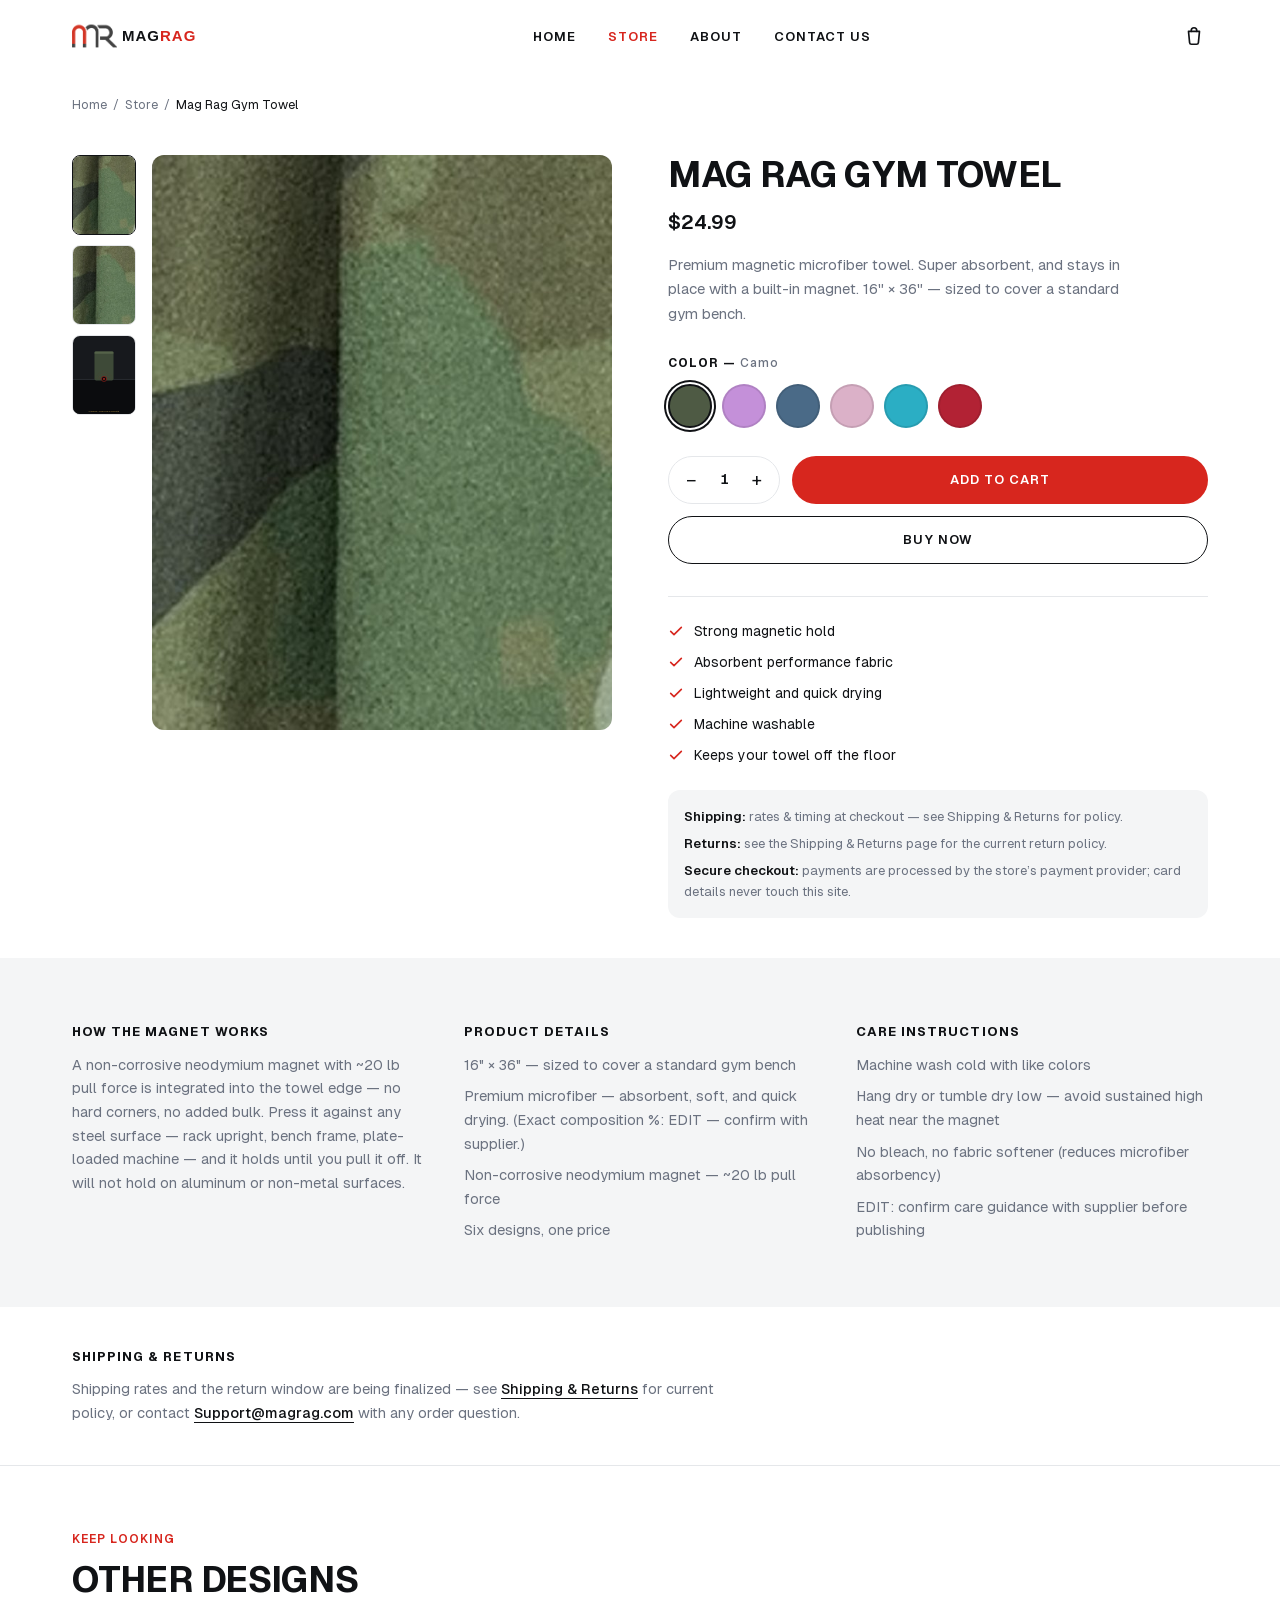
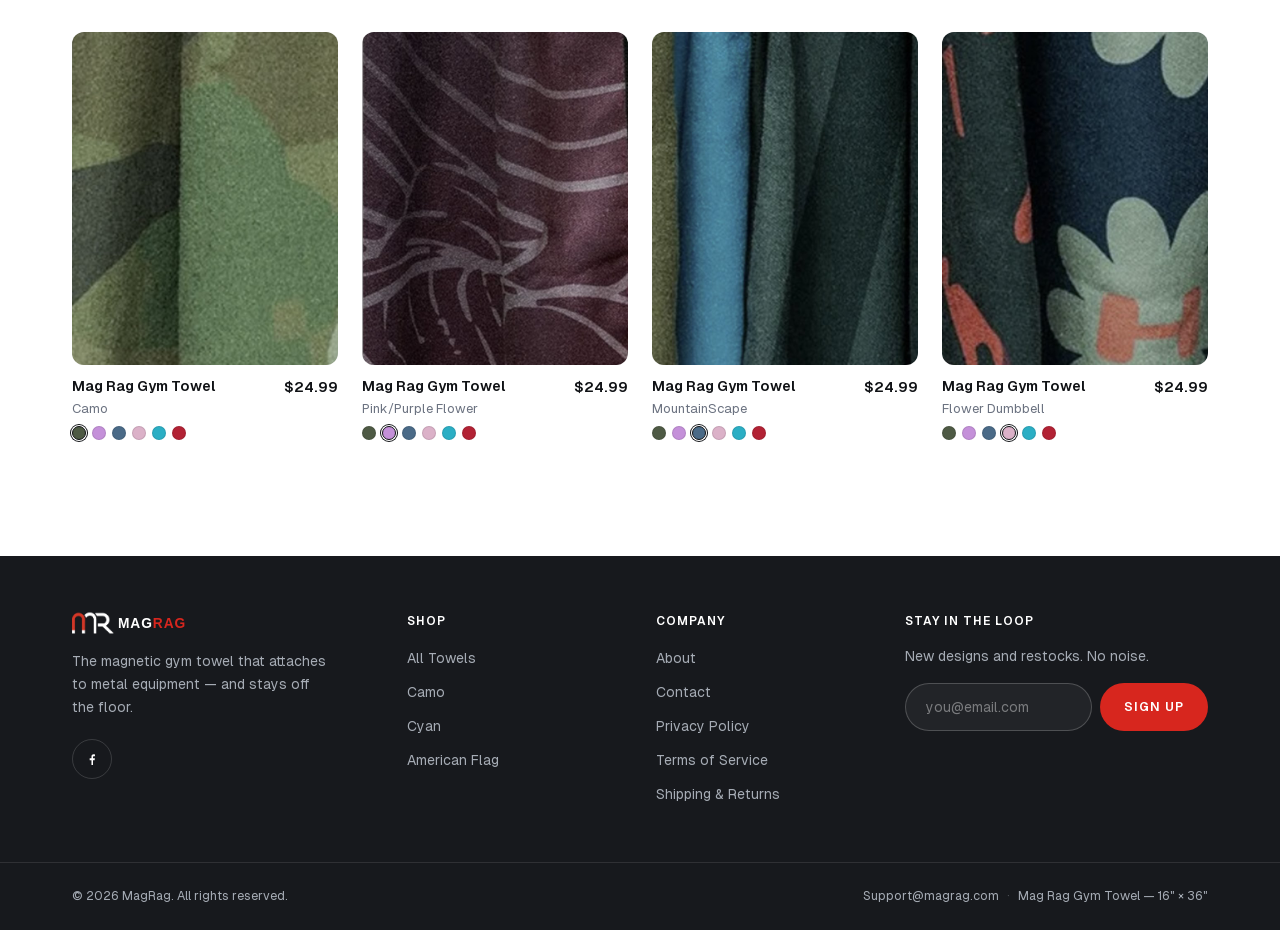
<file: store/mag-rag-gym-towel/index.html>
<!DOCTYPE html><html lang="en"><head><meta charSet="utf-8"/><meta name="viewport" content="width=device-width, initial-scale=1"/><link rel="preload" href="/_next/static/media/4473ecc91f70f139-s.p.woff" as="font" crossorigin="" type="font/woff"/><link rel="preload" as="image" href="/brand/logo.svg" fetchPriority="high"/><link rel="stylesheet" href="/_next/static/css/0c84a08defd8dce1.css" data-precedence="next"/><link rel="preload" as="script" fetchPriority="low" href="/_next/static/chunks/webpack-116f3d2205d05b7d.js"/><script src="/_next/static/chunks/fd9d1056-1aca0e5f0471fbcc.js" async=""></script><script src="/_next/static/chunks/117-5af83c93b16e0331.js" async=""></script><script src="/_next/static/chunks/main-app-f581dd3b1c9926a2.js" async=""></script><script src="/_next/static/chunks/972-2456cd12eb8e5866.js" async=""></script><script src="/_next/static/chunks/878-cb7e1d4cad0d8b90.js" async=""></script><script src="/_next/static/chunks/app/store/%5Bslug%5D/page-7993202df66e467f.js" async=""></script><script src="/_next/static/chunks/app/layout-39187fbe0b17ae0e.js" async=""></script><script src="/_next/static/chunks/app/page-526baf1f5d991c43.js" async=""></script><title>Mag Rag Gym Towel — 16&quot; × 36&quot; Magnetic Towel | MAGRAG</title><meta name="description" content="Premium magnetic microfiber towel. Super absorbent, and stays in place with a built-in magnet."/><link rel="canonical" href="https://www.magrag.com/store/mag-rag-gym-towel/"/><meta property="og:title" content="Mag Rag Gym Towel | MAGRAG"/><meta property="og:description" content="Premium magnetic microfiber towel. Super absorbent, and stays in place with a built-in magnet."/><meta property="og:image" content="https://www.magrag.com/images/camo-rack.svg"/><meta name="twitter:card" content="summary_large_image"/><meta name="twitter:title" content="MAGRAG — A Towel That Stays Put"/><meta name="twitter:description" content="The magnetic gym towel that attaches to metal equipment and stays off the floor."/><meta name="twitter:image" content="https://www.magrag.com/images/camo-rack.svg"/><link rel="icon" href="/favicon.ico" type="image/x-icon" sizes="32x32"/><meta name="next-size-adjust"/><script src="/_next/static/chunks/polyfills-42372ed130431b0a.js" noModule=""></script></head><body class="__variable_1e4310 font-sans antialiased"><a href="#main" class="sr-only focus:not-sr-only focus:fixed focus:left-4 focus:top-4 focus:z-[100] focus:rounded-full focus:bg-ink focus:px-5 focus:py-3 focus:text-white">Skip to content</a><header class="sticky top-0 z-40 bg-white/95 backdrop-blur transition-shadow duration-300 "><div class="container-site flex h-16 items-center justify-between md:h-[72px]"><button type="button" class="flex h-11 w-11 items-center justify-center md:hidden -ml-2" aria-label="Open menu" aria-expanded="false" aria-controls="mobile-menu"><svg width="22" height="22" viewBox="0 0 24 24" stroke="currentColor" stroke-width="1.8" stroke-linecap="round" aria-hidden="true"><path d="M4 7h16M4 12h16M4 17h16"></path></svg></button><a class="absolute left-1/2 -translate-x-1/2 md:static md:translate-x-0" aria-label="MAGRAG home" href="/"><img alt="MAGRAG" fetchPriority="high" width="132" height="26" decoding="async" data-nimg="1" class="h-[22px] w-auto md:h-[24px]" style="color:transparent" src="/brand/logo.svg"/></a><nav aria-label="Main" class="hidden md:block"><ul class="flex items-center gap-8"><li><a class="text-[13px] font-semibold uppercase tracking-label transition-colors text-ink hover:text-brand" href="/">Home</a></li><li><a aria-current="page" class="text-[13px] font-semibold uppercase tracking-label transition-colors text-brand" href="/store/">Store</a></li><li><a class="text-[13px] font-semibold uppercase tracking-label transition-colors text-ink hover:text-brand" href="/about/">About</a></li><li><a class="text-[13px] font-semibold uppercase tracking-label transition-colors text-ink hover:text-brand" href="/contact/">Contact Us</a></li></ul></nav><a class="relative flex h-11 w-11 items-center justify-center -mr-2 text-ink hover:text-brand transition-colors" aria-label="Cart, 0 items" href="/cart/"><svg class="" width="22" height="22" viewBox="0 0 24 24" fill="none" stroke="currentColor" stroke-width="1.8" stroke-linecap="round" stroke-linejoin="round" aria-hidden="true"><path d="M6 7h12l-1.2 12.2a2 2 0 0 1-2 1.8H9.2a2 2 0 0 1-2-1.8L6 7Z"></path><path d="M9 7V6a3 3 0 0 1 6 0v1"></path></svg></a></div></header><div id="mobile-menu" role="dialog" aria-modal="true" aria-label="Navigation menu" class="fixed inset-0 z-50 md:hidden transition-[opacity,visibility] duration-300 ease-out invisible pointer-events-none opacity-0"><div class="absolute inset-0 bg-ink/40" aria-hidden="true"></div><div class="absolute inset-y-0 left-0 flex w-full max-w-[360px] flex-col bg-white shadow-2xl transition-transform duration-300 ease-out -translate-x-full"><div class="flex h-16 items-center justify-between border-b border-line px-5"><img alt="MAGRAG" loading="lazy" width="110" height="22" decoding="async" data-nimg="1" class="h-[20px] w-auto" style="color:transparent" src="/brand/logo.svg"/><button type="button" aria-label="Close menu" class="flex h-11 w-11 items-center justify-center -mr-2"><svg width="20" height="20" viewBox="0 0 24 24" stroke="currentColor" stroke-width="1.8" stroke-linecap="round" aria-hidden="true"><path d="M6 6l12 12M18 6L6 18"></path></svg></button></div><nav aria-label="Mobile" class="flex-1 overflow-y-auto px-5 py-4"><ul><li class="border-b border-line last:border-0"><a class="flex min-h-[52px] items-center justify-between text-[15px] font-semibold uppercase tracking-label text-ink" href="/">Home<span aria-hidden="true" class="text-steel">→</span></a></li><li class="border-b border-line last:border-0"><a aria-current="page" class="flex min-h-[52px] items-center justify-between text-[15px] font-semibold uppercase tracking-label text-brand" href="/store/">Store<span aria-hidden="true" class="text-steel">→</span></a></li><li class="border-b border-line last:border-0"><a class="flex min-h-[52px] items-center justify-between text-[15px] font-semibold uppercase tracking-label text-ink" href="/about/">About<span aria-hidden="true" class="text-steel">→</span></a></li><li class="border-b border-line last:border-0"><a class="flex min-h-[52px] items-center justify-between text-[15px] font-semibold uppercase tracking-label text-ink" href="/contact/">Contact Us<span aria-hidden="true" class="text-steel">→</span></a></li></ul></nav><div class="border-t border-line px-5 py-5"><p class="text-[12px] uppercase tracking-label text-steel">A towel that stays put.</p></div></div></div><main id="main"><div class="container-site pt-6"><nav aria-label="Breadcrumb" class="text-[12.5px] text-steel"><ol class="flex flex-wrap items-center gap-1.5"><li class="flex items-center gap-1.5"><a class="transition-colors hover:text-ink" href="/">Home</a><span aria-hidden="true">/</span></li><li class="flex items-center gap-1.5"><a class="transition-colors hover:text-ink" href="/store/">Store</a><span aria-hidden="true">/</span></li><li class="flex items-center gap-1.5"><span aria-current="page" class="text-ink">Mag Rag Gym Towel</span></li></ol></nav></div><!--$!--><template data-dgst="BAILOUT_TO_CLIENT_SIDE_RENDERING"></template><!--/$--><section class="bg-mist"><div class="container-site grid gap-10 py-14 md:grid-cols-3 md:py-16"><div><h2 class="text-[13px] font-bold uppercase tracking-label text-ink">How the magnet works</h2><p class="mt-3 text-[14.5px] leading-relaxed text-steel">A <!-- -->non-corrosive neodymium magnet<!-- --> with <!-- -->~20 lb pull force<!-- --> is<!-- --> <!-- -->integrated into the towel edge — no hard corners, no added bulk<!-- -->. Press it against any steel surface — rack upright, bench frame, plate-loaded machine — and it holds until you pull it off. It will not hold on aluminum or non-metal surfaces.</p></div><div><h2 class="text-[13px] font-bold uppercase tracking-label text-ink">Product details</h2><ul class="mt-3 space-y-2 text-[14.5px] leading-relaxed text-steel"><li>16&quot; × 36&quot; — sized to cover a standard gym bench</li><li>Premium microfiber — absorbent, soft, and quick drying. (Exact composition %: EDIT — confirm with supplier.)</li><li>Non-corrosive neodymium magnet<!-- --> — <!-- -->~20 lb pull force</li><li>Six designs, one price</li></ul></div><div><h2 class="text-[13px] font-bold uppercase tracking-label text-ink">Care instructions</h2><ul class="mt-3 space-y-2 text-[14.5px] leading-relaxed text-steel"><li>Machine wash cold with like colors</li><li>Hang dry or tumble dry low — avoid sustained high heat near the magnet</li><li>No bleach, no fabric softener (reduces microfiber absorbency)</li><li>EDIT: confirm care guidance with supplier before publishing</li></ul></div></div></section><section class="hairline-b"><div class="container-site py-10"><h2 class="text-[13px] font-bold uppercase tracking-label text-ink">Shipping &amp; returns</h2><p class="mt-3 max-w-2xl text-[14.5px] leading-relaxed text-steel">Shipping rates and the return window are being finalized — see<!-- --> <a class="font-medium text-ink underline underline-offset-4 hover:text-brand" href="/shipping-returns/">Shipping &amp; Returns</a> <!-- -->for current policy, or contact<!-- --> <a href="mailto:Support@magrag.com" class="font-medium text-ink underline underline-offset-4 hover:text-brand">Support@magrag.com</a> <!-- -->with any order question.</p></div></section><section><div class="container-site py-14 md:py-16"><div class="max-w-2xl"><p class="eyebrow mb-3">Keep looking</p><h2 class="h-display text-3xl md:text-4xl text-ink">Other designs</h2></div><div class="mt-8"><ul class="grid grid-cols-2 gap-x-4 gap-y-8 md:gap-x-6 md:grid-cols-4"><li><div class="group relative"><a class="block" aria-label="Mag Rag Gym Towel — Camo, $24.99" href="/store/mag-rag-gym-towel/?color=camo"><div class="relative aspect-[4/5] overflow-hidden rounded-xl bg-mist"><img alt="Mag Rag Gym Towel in Camo — flat product view" loading="lazy" decoding="async" data-nimg="fill" class="object-cover transition-opacity duration-300 ease-out group-hover:opacity-0" style="position:absolute;height:100%;width:100%;left:0;top:0;right:0;bottom:0;color:transparent" src="/images/camo-flat.svg"/><img alt="" loading="lazy" decoding="async" data-nimg="fill" class="object-cover opacity-0 transition-opacity duration-300 ease-out group-hover:opacity-100" style="position:absolute;height:100%;width:100%;left:0;top:0;right:0;bottom:0;color:transparent" src="/images/camo-rack.svg"/></div><div class="mt-3 flex items-start justify-between gap-3"><div><h3 class="text-[14.5px] font-semibold leading-snug text-ink">Mag Rag Gym Towel</h3><p class="mt-0.5 text-[13px] text-steel">Camo</p></div><p class="text-[14.5px] font-semibold text-ink">$24.99</p></div></a><div class="mt-2 flex items-center gap-1.5" aria-hidden="true"><span class="h-3.5 w-3.5 rounded-full border border-ink ring-1 ring-ink ring-offset-1" style="background-color:#4E5A44"></span><span class="h-3.5 w-3.5 rounded-full border border-black/10" style="background-color:#C490D9"></span><span class="h-3.5 w-3.5 rounded-full border border-black/10" style="background-color:#4A6A87"></span><span class="h-3.5 w-3.5 rounded-full border border-black/10" style="background-color:#DBB1C8"></span><span class="h-3.5 w-3.5 rounded-full border border-black/10" style="background-color:#2BAEC4"></span><span class="h-3.5 w-3.5 rounded-full border border-black/10" style="background-color:#B22234"></span></div><button type="button" class="mt-3 w-full rounded-full border py-2.5 text-[12px] font-semibold uppercase tracking-label transition-all duration-200 md:opacity-0 md:group-hover:opacity-100 md:focus-visible:opacity-100 border-line text-ink hover:border-ink">Quick add</button></div></li><li><div class="group relative"><a class="block" aria-label="Mag Rag Gym Towel — Pink/Purple Flower, $24.99" href="/store/mag-rag-gym-towel/?color=pink-purple-flower"><div class="relative aspect-[4/5] overflow-hidden rounded-xl bg-mist"><img alt="Mag Rag Gym Towel in Pink/Purple Flower — flat product view" loading="lazy" decoding="async" data-nimg="fill" class="object-cover transition-opacity duration-300 ease-out group-hover:opacity-0" style="position:absolute;height:100%;width:100%;left:0;top:0;right:0;bottom:0;color:transparent" src="/images/pink-purple-flower-flat.svg"/><img alt="" loading="lazy" decoding="async" data-nimg="fill" class="object-cover opacity-0 transition-opacity duration-300 ease-out group-hover:opacity-100" style="position:absolute;height:100%;width:100%;left:0;top:0;right:0;bottom:0;color:transparent" src="/images/pink-purple-flower-rack.svg"/></div><div class="mt-3 flex items-start justify-between gap-3"><div><h3 class="text-[14.5px] font-semibold leading-snug text-ink">Mag Rag Gym Towel</h3><p class="mt-0.5 text-[13px] text-steel">Pink/Purple Flower</p></div><p class="text-[14.5px] font-semibold text-ink">$24.99</p></div></a><div class="mt-2 flex items-center gap-1.5" aria-hidden="true"><span class="h-3.5 w-3.5 rounded-full border border-black/10" style="background-color:#4E5A44"></span><span class="h-3.5 w-3.5 rounded-full border border-ink ring-1 ring-ink ring-offset-1" style="background-color:#C490D9"></span><span class="h-3.5 w-3.5 rounded-full border border-black/10" style="background-color:#4A6A87"></span><span class="h-3.5 w-3.5 rounded-full border border-black/10" style="background-color:#DBB1C8"></span><span class="h-3.5 w-3.5 rounded-full border border-black/10" style="background-color:#2BAEC4"></span><span class="h-3.5 w-3.5 rounded-full border border-black/10" style="background-color:#B22234"></span></div><button type="button" class="mt-3 w-full rounded-full border py-2.5 text-[12px] font-semibold uppercase tracking-label transition-all duration-200 md:opacity-0 md:group-hover:opacity-100 md:focus-visible:opacity-100 border-line text-ink hover:border-ink">Quick add</button></div></li><li><div class="group relative"><a class="block" aria-label="Mag Rag Gym Towel — MountainScape, $24.99" href="/store/mag-rag-gym-towel/?color=mountainscape"><div class="relative aspect-[4/5] overflow-hidden rounded-xl bg-mist"><img alt="Mag Rag Gym Towel in MountainScape — flat product view" loading="lazy" decoding="async" data-nimg="fill" class="object-cover transition-opacity duration-300 ease-out group-hover:opacity-0" style="position:absolute;height:100%;width:100%;left:0;top:0;right:0;bottom:0;color:transparent" src="/images/mountainscape-flat.svg"/><img alt="" loading="lazy" decoding="async" data-nimg="fill" class="object-cover opacity-0 transition-opacity duration-300 ease-out group-hover:opacity-100" style="position:absolute;height:100%;width:100%;left:0;top:0;right:0;bottom:0;color:transparent" src="/images/mountainscape-rack.svg"/></div><div class="mt-3 flex items-start justify-between gap-3"><div><h3 class="text-[14.5px] font-semibold leading-snug text-ink">Mag Rag Gym Towel</h3><p class="mt-0.5 text-[13px] text-steel">MountainScape</p></div><p class="text-[14.5px] font-semibold text-ink">$24.99</p></div></a><div class="mt-2 flex items-center gap-1.5" aria-hidden="true"><span class="h-3.5 w-3.5 rounded-full border border-black/10" style="background-color:#4E5A44"></span><span class="h-3.5 w-3.5 rounded-full border border-black/10" style="background-color:#C490D9"></span><span class="h-3.5 w-3.5 rounded-full border border-ink ring-1 ring-ink ring-offset-1" style="background-color:#4A6A87"></span><span class="h-3.5 w-3.5 rounded-full border border-black/10" style="background-color:#DBB1C8"></span><span class="h-3.5 w-3.5 rounded-full border border-black/10" style="background-color:#2BAEC4"></span><span class="h-3.5 w-3.5 rounded-full border border-black/10" style="background-color:#B22234"></span></div><button type="button" class="mt-3 w-full rounded-full border py-2.5 text-[12px] font-semibold uppercase tracking-label transition-all duration-200 md:opacity-0 md:group-hover:opacity-100 md:focus-visible:opacity-100 border-line text-ink hover:border-ink">Quick add</button></div></li><li><div class="group relative"><a class="block" aria-label="Mag Rag Gym Towel — Flower Dumbbell, $24.99" href="/store/mag-rag-gym-towel/?color=flower-dumbbell"><div class="relative aspect-[4/5] overflow-hidden rounded-xl bg-mist"><img alt="Mag Rag Gym Towel in Flower Dumbbell — flat product view" loading="lazy" decoding="async" data-nimg="fill" class="object-cover transition-opacity duration-300 ease-out group-hover:opacity-0" style="position:absolute;height:100%;width:100%;left:0;top:0;right:0;bottom:0;color:transparent" src="/images/flower-dumbbell-flat.svg"/><img alt="" loading="lazy" decoding="async" data-nimg="fill" class="object-cover opacity-0 transition-opacity duration-300 ease-out group-hover:opacity-100" style="position:absolute;height:100%;width:100%;left:0;top:0;right:0;bottom:0;color:transparent" src="/images/flower-dumbbell-rack.svg"/></div><div class="mt-3 flex items-start justify-between gap-3"><div><h3 class="text-[14.5px] font-semibold leading-snug text-ink">Mag Rag Gym Towel</h3><p class="mt-0.5 text-[13px] text-steel">Flower Dumbbell</p></div><p class="text-[14.5px] font-semibold text-ink">$24.99</p></div></a><div class="mt-2 flex items-center gap-1.5" aria-hidden="true"><span class="h-3.5 w-3.5 rounded-full border border-black/10" style="background-color:#4E5A44"></span><span class="h-3.5 w-3.5 rounded-full border border-black/10" style="background-color:#C490D9"></span><span class="h-3.5 w-3.5 rounded-full border border-black/10" style="background-color:#4A6A87"></span><span class="h-3.5 w-3.5 rounded-full border border-ink ring-1 ring-ink ring-offset-1" style="background-color:#DBB1C8"></span><span class="h-3.5 w-3.5 rounded-full border border-black/10" style="background-color:#2BAEC4"></span><span class="h-3.5 w-3.5 rounded-full border border-black/10" style="background-color:#B22234"></span></div><button type="button" class="mt-3 w-full rounded-full border py-2.5 text-[12px] font-semibold uppercase tracking-label transition-all duration-200 md:opacity-0 md:group-hover:opacity-100 md:focus-visible:opacity-100 border-line text-ink hover:border-ink">Quick add</button></div></li></ul></div></div></section><script type="application/ld+json">{"@context":"https://schema.org","@type":"Product","name":"Mag Rag Gym Towel","description":"Premium magnetic microfiber towel. Super absorbent, and stays in place with a built-in magnet.","image":["https://www.magrag.com/images/camo-flat.svg","https://www.magrag.com/images/pink-purple-flower-flat.svg","https://www.magrag.com/images/mountainscape-flat.svg","https://www.magrag.com/images/flower-dumbbell-flat.svg","https://www.magrag.com/images/cyan-flat.svg","https://www.magrag.com/images/american-flag-flat.svg"],"brand":{"@type":"Brand","name":"MAGRAG"},"offers":{"@type":"Offer","url":"https://www.magrag.com/store/mag-rag-gym-towel","priceCurrency":"USD","price":24.99,"availability":"https://schema.org/InStock"}}</script></main><footer class="bg-charcoal text-steel-dark"><div class="container-site grid gap-10 py-14 md:grid-cols-[1.4fr_1fr_1fr_1.4fr] md:gap-8"><div><img alt="MAGRAG" loading="lazy" width="132" height="26" decoding="async" data-nimg="1" class="h-[22px] w-auto" style="color:transparent" src="/brand/logo-white.svg"/><p class="mt-4 max-w-[260px] text-[14px] leading-relaxed">The magnetic gym towel that attaches to metal equipment — and stays off the floor.</p><div class="mt-5 flex gap-4"><a href="https://www.facebook.com/" target="_blank" rel="noopener noreferrer" aria-label="MAGRAG on Facebook" class="flex h-10 w-10 items-center justify-center rounded-full border border-white/15 text-white transition-colors hover:border-brand hover:text-brand"><svg width="16" height="16" viewBox="0 0 24 24" fill="currentColor" aria-hidden="true"><path d="M13.5 21v-7h2.4l.4-3h-2.8V9.2c0-.9.3-1.5 1.6-1.5h1.3V5.1c-.2 0-1-.1-1.9-.1-1.9 0-3.3 1.2-3.3 3.4V11H8.5v3h2.7v7h2.3Z"></path></svg></a></div></div><nav aria-label="Shop"><h2 class="text-[12px] font-semibold uppercase tracking-label text-white">Shop</h2><ul class="mt-4 space-y-2.5"><li><a class="text-[14px] transition-colors hover:text-white" href="/store/">All Towels</a></li><li><a class="text-[14px] transition-colors hover:text-white" href="/store/?color=camo">Camo</a></li><li><a class="text-[14px] transition-colors hover:text-white" href="/store/?color=cyan">Cyan</a></li><li><a class="text-[14px] transition-colors hover:text-white" href="/store/?color=american-flag">American Flag</a></li></ul></nav><nav aria-label="Company"><h2 class="text-[12px] font-semibold uppercase tracking-label text-white">Company</h2><ul class="mt-4 space-y-2.5"><li><a class="text-[14px] transition-colors hover:text-white" href="/about/">About</a></li><li><a class="text-[14px] transition-colors hover:text-white" href="/contact/">Contact</a></li><li><a class="text-[14px] transition-colors hover:text-white" href="/privacy-policy/">Privacy Policy</a></li><li><a class="text-[14px] transition-colors hover:text-white" href="/terms-of-service/">Terms of Service</a></li><li><a class="text-[14px] transition-colors hover:text-white" href="/shipping-returns/">Shipping &amp; Returns</a></li></ul></nav><div><h2 class="text-[12px] font-semibold uppercase tracking-label text-white">Stay in the loop</h2><p class="mt-4 text-[14px]">New designs and restocks. No noise.</p><form noValidate="" class="mt-4"><div class="flex gap-2"><label for="newsletter-email-d" class="sr-only">Email address</label><input id="newsletter-email-d" type="email" autoComplete="email" placeholder="you@email.com" aria-invalid="false" class="h-12 w-full min-w-0 flex-1 rounded-full border px-5 text-[14px] outline-none transition-colors border-white/20 bg-white/5 text-white placeholder:text-white/40 focus:border-white/50 " value=""/><button type="submit" class="h-12 shrink-0 rounded-full bg-brand px-6 text-[12.5px] font-semibold uppercase tracking-label text-white transition-colors hover:bg-brand-dark">Sign up</button></div></form></div></div><div class="border-t border-white/10"><div class="container-site flex flex-col items-start justify-between gap-3 py-6 text-[12.5px] md:flex-row md:items-center"><p>© <!-- -->2026<!-- --> <!-- -->MagRag<!-- -->. All rights reserved.</p><p><a href="mailto:Support@magrag.com" class="hover:text-white transition-colors">Support@magrag.com</a><span class="mx-2 opacity-40">·</span>Mag Rag Gym Towel<!-- --> — <!-- -->16&quot; × 36&quot;</p></div></div></footer><script type="application/ld+json">{"@context":"https://schema.org","@type":"Organization","name":"MAGRAG","url":"https://www.magrag.com","logo":"https://www.magrag.com/brand/logo.svg","email":"Support@magrag.com","sameAs":["https://www.facebook.com/"]}</script><script src="/_next/static/chunks/webpack-116f3d2205d05b7d.js" async=""></script><script>(self.__next_f=self.__next_f||[]).push([0]);self.__next_f.push([2,null])</script><script>self.__next_f.push([1,"1:HL[\"/_next/static/media/4473ecc91f70f139-s.p.woff\",\"font\",{\"crossOrigin\":\"\",\"type\":\"font/woff\"}]\n2:HL[\"/_next/static/css/0c84a08defd8dce1.css\",\"style\"]\n"])</script><script>self.__next_f.push([1,"3:I[2846,[],\"\"]\n5:I[2972,[\"972\",\"static/chunks/972-2456cd12eb8e5866.js\",\"878\",\"static/chunks/878-cb7e1d4cad0d8b90.js\",\"447\",\"static/chunks/app/store/%5Bslug%5D/page-7993202df66e467f.js\"],\"\"]\n6:\"$Sreact.suspense\"\n7:I[341,[\"972\",\"static/chunks/972-2456cd12eb8e5866.js\",\"878\",\"static/chunks/878-cb7e1d4cad0d8b90.js\",\"447\",\"static/chunks/app/store/%5Bslug%5D/page-7993202df66e467f.js\"],\"default\"]\n8:I[9048,[\"972\",\"static/chunks/972-2456cd12eb8e5866.js\",\"878\",\"static/chunks/878-cb7e1d4cad0d8b90.js\",\"447\",\"static/chunks/app/store/%5Bslug%5D/page-7993202df66e467f.js\"],\"default\"]\n11:I[4707,[],\"\"]\n13:I[6423,[],\"\"]\n14:I[1733,[\"972\",\"static/chunks/972-2456cd12eb8e5866.js\",\"878\",\"static/chunks/878-cb7e1d4cad0d8b90.js\",\"185\",\"static/chunks/app/layout-39187fbe0b17ae0e.js\"],\"CartProvider\"]\n15:I[9604,[\"972\",\"static/chunks/972-2456cd12eb8e5866.js\",\"878\",\"static/chunks/878-cb7e1d4cad0d8b90.js\",\"185\",\"static/chunks/app/layout-39187fbe0b17ae0e.js\"],\"default\"]\n16:I[5878,[\"972\",\"static/chunks/972-2456cd12eb8e5866.js\",\"878\",\"static/chunks/878-cb7e1d4cad0d8b90.js\",\"931\",\"static/chunks/app/page-526baf1f5d991c43.js\"],\"Image\"]\n17:I[1186,[\"972\",\"static/chunks/972-2456cd12eb8e5866.js\",\"878\",\"static/chunks/878-cb7e1d4cad0d8b90.js\",\"185\",\"static/chunks/app/layout-39187fbe0b17ae0e.js\"],\"default\"]\n19:I[1060,[],\"\"]\na:{\"flat\":\"/images/camo-flat.svg\",\"rack\":\"/images/camo-rack.svg\"}\n9:{\"slug\":\"camo\",\"name\":\"Camo\",\"swatch\":\"#4E5A44\",\"images\":\"$a\"}\nc:{\"flat\":\"/images/pink-purple-flower-flat.svg\",\"rack\":\"/images/pink-purple-flower-rack.svg\"}\nb:{\"slug\":\"pink-purple-flower\",\"name\":\"Pink/Purple Flower\",\"swatch\":\"#C490D9\",\"images\":\"$c\"}\ne:{\"flat\":\"/images/mountainscape-flat.svg\",\"rack\":\"/images/mountainscape-rack.svg\"}\nd:{\"slug\":\"mountainscape\",\"name\":\"MountainScape\",\"swatch\":\"#4A6A87\",\"images\":\"$e\"}\n10:{\"flat\":\"/images/flower-dumbbell-flat.svg\",\"rack\":\"/images/flower-dumbbell-rack.svg\"}\nf:{\"slug\":\"flower-dumbbell\",\"name\":\"Flower Dumbbell\",\"swatch\":\"#DBB1C8\",\"images\":\"$10\"}\n12:[\"slug\",\"mag-rag-gym-towel\",\"d\"]\n1a:[]\n"])</script><script>self.__next_f.push([1,"0:[\"$\",\"$L3\",null,{\"buildId\":\"vhMzN_mdmi-6NONWQrYbO\",\"assetPrefix\":\"\",\"urlParts\":[\"\",\"store\",\"mag-rag-gym-towel\",\"\"],\"initialTree\":[\"\",{\"children\":[\"store\",{\"children\":[[\"slug\",\"mag-rag-gym-towel\",\"d\"],{\"children\":[\"__PAGE__?{\\\"slug\\\":\\\"mag-rag-gym-towel\\\"}\",{}]}]}]},\"$undefined\",\"$undefined\",true],\"initialSeedData\":[\"\",{\"children\":[\"store\",{\"children\":[[\"slug\",\"mag-rag-gym-towel\",\"d\"],{\"children\":[\"__PAGE__\",{},[[\"$L4\",[[\"$\",\"div\",null,{\"className\":\"container-site pt-6\",\"children\":[\"$\",\"nav\",null,{\"aria-label\":\"Breadcrumb\",\"className\":\"text-[12.5px] text-steel\",\"children\":[\"$\",\"ol\",null,{\"className\":\"flex flex-wrap items-center gap-1.5\",\"children\":[[\"$\",\"li\",\"Home\",{\"className\":\"flex items-center gap-1.5\",\"children\":[[\"$\",\"$L5\",null,{\"href\":\"/\",\"className\":\"transition-colors hover:text-ink\",\"children\":\"Home\"}],[\"$\",\"span\",null,{\"aria-hidden\":\"true\",\"children\":\"/\"}]]}],[\"$\",\"li\",\"Store\",{\"className\":\"flex items-center gap-1.5\",\"children\":[[\"$\",\"$L5\",null,{\"href\":\"/store\",\"className\":\"transition-colors hover:text-ink\",\"children\":\"Store\"}],[\"$\",\"span\",null,{\"aria-hidden\":\"true\",\"children\":\"/\"}]]}],[\"$\",\"li\",\"Mag Rag Gym Towel\",{\"className\":\"flex items-center gap-1.5\",\"children\":[[\"$\",\"span\",null,{\"aria-current\":\"page\",\"className\":\"text-ink\",\"children\":\"Mag Rag Gym Towel\"}],false]}]]}]}]}],[\"$\",\"$6\",null,{\"children\":[\"$\",\"$L7\",null,{\"product\":{\"slug\":\"mag-rag-gym-towel\",\"name\":\"Mag Rag Gym Towel\",\"price\":24.99,\"currency\":\"USD\",\"shortDescription\":\"Premium magnetic microfiber towel. Super absorbent, and stays in place with a built-in magnet.\",\"description\":\"The Mag Rag is a premium 16″ × 36″ microfiber gym towel with an integrated non-corrosive neodymium magnet in its edge. Snap it onto any steel rack, bench frame, or machine and it stays within reach for your entire session — off the bench, off your shoulder, and off the floor.\",\"dimensions\":\"16\\\" × 36\\\" — sized to cover a standard gym bench\",\"fabric\":\"Premium microfiber — absorbent, soft, and quick drying. (Exact composition %: EDIT — confirm with supplier.)\",\"magnet\":{\"type\":\"Non-corrosive neodymium magnet\",\"pullForce\":\"~20 lb pull force\",\"placement\":\"Integrated into the towel edge — no hard corners, no added bulk\"},\"care\":[\"Machine wash cold with like colors\",\"Hang dry or tumble dry low — avoid sustained high heat near the magnet\",\"No bleach, no fabric softener (reduces microfiber absorbency)\",\"EDIT: confirm care guidance with supplier before publishing\"],\"variants\":[{\"slug\":\"camo\",\"name\":\"Camo\",\"swatch\":\"#4E5A44\",\"images\":{\"flat\":\"/images/camo-flat.svg\",\"rack\":\"/images/camo-rack.svg\"}},{\"slug\":\"pink-purple-flower\",\"name\":\"Pink/Purple Flower\",\"swatch\":\"#C490D9\",\"images\":{\"flat\":\"/images/pink-purple-flower-flat.svg\",\"rack\":\"/images/pink-purple-flower-rack.svg\"}},{\"slug\":\"mountainscape\",\"name\":\"MountainScape\",\"swatch\":\"#4A6A87\",\"images\":{\"flat\":\"/images/mountainscape-flat.svg\",\"rack\":\"/images/mountainscape-rack.svg\"}},{\"slug\":\"flower-dumbbell\",\"name\":\"Flower Dumbbell\",\"swatch\":\"#DBB1C8\",\"images\":{\"flat\":\"/images/flower-dumbbell-flat.svg\",\"rack\":\"/images/flower-dumbbell-rack.svg\"}},{\"slug\":\"cyan\",\"name\":\"Cyan\",\"swatch\":\"#2BAEC4\",\"images\":{\"flat\":\"/images/cyan-flat.svg\",\"rack\":\"/images/cyan-rack.svg\"}},{\"slug\":\"american-flag\",\"name\":\"American Flag\",\"swatch\":\"#B22234\",\"images\":{\"flat\":\"/images/american-flag-flat.svg\",\"rack\":\"/images/american-flag-rack.svg\"}}],\"benefits\":[\"Strong magnetic hold\",\"Absorbent performance fabric\",\"Lightweight and quick drying\",\"Machine washable\",\"Keeps your towel off the floor\"],\"inStock\":true}}]}],[\"$\",\"section\",null,{\"className\":\"bg-mist\",\"children\":[\"$\",\"div\",null,{\"className\":\"container-site grid gap-10 py-14 md:grid-cols-3 md:py-16\",\"children\":[[\"$\",\"div\",null,{\"children\":[[\"$\",\"h2\",null,{\"className\":\"text-[13px] font-bold uppercase tracking-label text-ink\",\"children\":\"How the magnet works\"}],[\"$\",\"p\",null,{\"className\":\"mt-3 text-[14.5px] leading-relaxed text-steel\",\"children\":[\"A \",\"non-corrosive neodymium magnet\",\" with \",\"~20 lb pull force\",\" is\",\" \",\"integrated into the towel edge — no hard corners, no added bulk\",\". Press it against any steel surface — rack upright, bench frame, plate-loaded machine — and it holds until you pull it off. It will not hold on aluminum or non-metal surfaces.\"]}]]}],[\"$\",\"div\",null,{\"children\":[[\"$\",\"h2\",null,{\"className\":\"text-[13px] font-bold uppercase tracking-label text-ink\",\"children\":\"Product details\"}],[\"$\",\"ul\",null,{\"className\":\"mt-3 space-y-2 text-[14.5px] leading-relaxed text-steel\",\"children\":[[\"$\",\"li\",null,{\"children\":\"16\\\" × 36\\\" — sized to cover a standard gym bench\"}],[\"$\",\"li\",null,{\"children\":\"Premium microfiber — absorbent, soft, and quick drying. (Exact composition %: EDIT — confirm with supplier.)\"}],[\"$\",\"li\",null,{\"children\":[\"Non-corrosive neodymium magnet\",\" — \",\"~20 lb pull force\"]}],[\"$\",\"li\",null,{\"children\":\"Six designs, one price\"}]]}]]}],[\"$\",\"div\",null,{\"children\":[[\"$\",\"h2\",null,{\"className\":\"text-[13px] font-bold uppercase tracking-label text-ink\",\"children\":\"Care instructions\"}],[\"$\",\"ul\",null,{\"className\":\"mt-3 space-y-2 text-[14.5px] leading-relaxed text-steel\",\"children\":[[\"$\",\"li\",\"Machine wash cold with like colors\",{\"children\":\"Machine wash cold with like colors\"}],[\"$\",\"li\",\"Hang dry or tumble dry low — avoid sustained high heat near the magnet\",{\"children\":\"Hang dry or tumble dry low — avoid sustained high heat near the magnet\"}],[\"$\",\"li\",\"No bleach, no fabric softener (reduces microfiber absorbency)\",{\"children\":\"No bleach, no fabric softener (reduces microfiber absorbency)\"}],[\"$\",\"li\",\"EDIT: confirm care guidance with supplier before publishing\",{\"children\":\"EDIT: confirm care guidance with supplier before publishing\"}]]}]]}]]}]}],[\"$\",\"section\",null,{\"className\":\"hairline-b\",\"children\":[\"$\",\"div\",null,{\"className\":\"container-site py-10\",\"children\":[[\"$\",\"h2\",null,{\"className\":\"text-[13px] font-bold uppercase tracking-label text-ink\",\"children\":\"Shipping \u0026 returns\"}],[\"$\",\"p\",null,{\"className\":\"mt-3 max-w-2xl text-[14.5px] leading-relaxed text-steel\",\"children\":[\"Shipping rates and the return window are being finalized — see\",\" \",[\"$\",\"$L5\",null,{\"href\":\"/shipping-returns\",\"className\":\"font-medium text-ink underline underline-offset-4 hover:text-brand\",\"children\":\"Shipping \u0026 Returns\"}],\" \",\"for current policy, or contact\",\" \",[\"$\",\"a\",null,{\"href\":\"mailto:Support@magrag.com\",\"className\":\"font-medium text-ink underline underline-offset-4 hover:text-brand\",\"children\":\"Support@magrag.com\"}],\" \",\"with any order question.\"]}]]}]}],[\"$\",\"section\",null,{\"children\":[\"$\",\"div\",null,{\"className\":\"container-site py-14 md:py-16\",\"children\":[[\"$\",\"div\",null,{\"className\":\"max-w-2xl\",\"children\":[[\"$\",\"p\",null,{\"className\":\"eyebrow mb-3\",\"children\":\"Keep looking\"}],[\"$\",\"h2\",null,{\"className\":\"h-display text-3xl md:text-4xl text-ink\",\"children\":\"Other designs\"}],\"$undefined\"]}],[\"$\",\"div\",null,{\"className\":\"mt-8\",\"children\":[\"$\",\"ul\",null,{\"className\":\"grid grid-cols-2 gap-x-4 gap-y-8 md:gap-x-6 md:grid-cols-4\",\"children\":[[\"$\",\"li\",\"camo\",{\"children\":[\"$\",\"$L8\",null,{\"variant\":\"$9\"}]}],[\"$\",\"li\",\"pink-purple-flower\",{\"children\":[\"$\",\"$L8\",null,{\"variant\":\"$b\"}]}],[\"$\",\"li\",\"mountainscape\",{\"children\":[\"$\",\"$L8\",null,{\"variant\":\"$d\"}]}],[\"$\",\"li\",\"flower-dumbbell\",{\"children\":[\"$\",\"$L8\",null,{\"variant\":\"$f\"}]}]]}]}]]}]}],[\"$\",\"script\",null,{\"type\":\"application/ld+json\",\"dangerouslySetInnerHTML\":{\"__html\":\"{\\\"@context\\\":\\\"https://schema.org\\\",\\\"@type\\\":\\\"Product\\\",\\\"name\\\":\\\"Mag Rag Gym Towel\\\",\\\"description\\\":\\\"Premium magnetic microfiber towel. Super absorbent, and stays in place with a built-in magnet.\\\",\\\"image\\\":[\\\"https://www.magrag.com/images/camo-flat.svg\\\",\\\"https://www.magrag.com/images/pink-purple-flower-flat.svg\\\",\\\"https://www.magrag.com/images/mountainscape-flat.svg\\\",\\\"https://www.magrag.com/images/flower-dumbbell-flat.svg\\\",\\\"https://www.magrag.com/images/cyan-flat.svg\\\",\\\"https://www.magrag.com/images/american-flag-flat.svg\\\"],\\\"brand\\\":{\\\"@type\\\":\\\"Brand\\\",\\\"name\\\":\\\"MAGRAG\\\"},\\\"offers\\\":{\\\"@type\\\":\\\"Offer\\\",\\\"url\\\":\\\"https://www.magrag.com/store/mag-rag-gym-towel\\\",\\\"priceCurrency\\\":\\\"USD\\\",\\\"price\\\":24.99,\\\"availability\\\":\\\"https://schema.org/InStock\\\"}}\"}}]],null],null],null]},[null,[\"$\",\"$L11\",null,{\"parallelRouterKey\":\"children\",\"segmentPath\":[\"children\",\"store\",\"children\",\"$12\",\"children\"],\"error\":\"$undefined\",\"errorStyles\":\"$undefined\",\"errorScripts\":\"$undefined\",\"template\":[\"$\",\"$L13\",null,{}],\"templateStyles\":\"$undefined\",\"templateScripts\":\"$undefined\",\"notFound\":\"$undefined\",\"notFoundStyles\":\"$undefined\"}]],null]},[null,[\"$\",\"$L11\",null,{\"parallelRouterKey\":\"children\",\"segmentPath\":[\"children\",\"store\",\"children\"],\"error\":\"$undefined\",\"errorStyles\":\"$undefined\",\"errorScripts\":\"$undefined\",\"template\":[\"$\",\"$L13\",null,{}],\"templateStyles\":\"$undefined\",\"templateScripts\":\"$undefined\",\"notFound\":\"$undefined\",\"notFoundStyles\":\"$undefined\"}]],null]},[[[[\"$\",\"link\",\"0\",{\"rel\":\"stylesheet\",\"href\":\"/_next/static/css/0c84a08defd8dce1.css\",\"precedence\":\"next\",\"crossOrigin\":\"$undefined\"}]],[\"$\",\"html\",null,{\"lang\":\"en\",\"children\":[\"$\",\"body\",null,{\"className\":\"__variable_1e4310 font-sans antialiased\",\"children\":[[\"$\",\"a\",null,{\"href\":\"#main\",\"className\":\"sr-only focus:not-sr-only focus:fixed focus:left-4 focus:top-4 focus:z-[100] focus:rounded-full focus:bg-ink focus:px-5 focus:py-3 focus:text-white\",\"children\":\"Skip to content\"}],[\"$\",\"$L14\",null,{\"children\":[[\"$\",\"$L15\",null,{}],[\"$\",\"main\",null,{\"id\":\"main\",\"children\":[\"$\",\"$L11\",null,{\"parallelRouterKey\":\"children\",\"segmentPath\":[\"children\"],\"error\":\"$undefined\",\"errorStyles\":\"$undefined\",\"errorScripts\":\"$undefined\",\"template\":[\"$\",\"$L13\",null,{}],\"templateStyles\":\"$undefined\",\"templateScripts\":\"$undefined\",\"notFound\":[\"$\",\"section\",null,{\"children\":[\"$\",\"div\",null,{\"className\":\"container-site py-24 text-center md:py-32\",\"children\":[[\"$\",\"p\",null,{\"className\":\"eyebrow\",\"children\":\"404\"}],[\"$\",\"h1\",null,{\"className\":\"h-display mt-4 text-4xl md:text-5xl\",\"children\":\"This page slipped off the rack.\"}],[\"$\",\"p\",null,{\"className\":\"mx-auto mt-4 max-w-md text-[15px] leading-relaxed text-steel\",\"children\":\"The page you’re looking for doesn’t exist or has moved.\"}],[\"$\",\"div\",null,{\"className\":\"mt-8 flex justify-center gap-3\",\"children\":[[\"$\",\"$L5\",null,{\"href\":\"/\",\"className\":\"inline-flex items-center justify-center font-semibold uppercase tracking-label text-[13px] min-h-[48px] px-7 rounded-full transition-colors duration-200 ease-out select-none bg-brand text-white hover:bg-brand-dark \",\"children\":\"Back home\"}],[\"$\",\"$L5\",null,{\"href\":\"/store\",\"className\":\"inline-flex items-center justify-center font-semibold uppercase tracking-label text-[13px] min-h-[48px] px-7 rounded-full transition-colors duration-200 ease-out select-none border border-ink text-ink hover:bg-ink hover:text-white \",\"children\":\"Shop towels\"}]]}]]}]}],\"notFoundStyles\":[]}]}],[\"$\",\"footer\",null,{\"className\":\"bg-charcoal text-steel-dark\",\"children\":[[\"$\",\"div\",null,{\"className\":\"container-site grid gap-10 py-14 md:grid-cols-[1.4fr_1fr_1fr_1.4fr] md:gap-8\",\"children\":[[\"$\",\"div\",null,{\"children\":[[\"$\",\"$L16\",null,{\"src\":\"/brand/logo-white.svg\",\"alt\":\"MAGRAG\",\"width\":132,\"height\":26,\"unoptimized\":true,\"className\":\"h-[22px] w-auto\"}],[\"$\",\"p\",null,{\"className\":\"mt-4 max-w-[260px] text-[14px] leading-relaxed\",\"children\":\"The magnetic gym towel that attaches to metal equipment — and stays off the floor.\"}],[\"$\",\"div\",null,{\"className\":\"mt-5 flex gap-4\",\"children\":[\"$\",\"a\",null,{\"href\":\"https://www.facebook.com/\",\"target\":\"_blank\",\"rel\":\"noopener noreferrer\",\"aria-label\":\"MAGRAG on Facebook\",\"className\":\"flex h-10 w-10 items-center justify-center rounded-full border border-white/15 text-white transition-colors hover:border-brand hover:text-brand\",\"children\":[\"$\",\"svg\",null,{\"width\":\"16\",\"height\":\"16\",\"viewBox\":\"0 0 24 24\",\"fill\":\"currentColor\",\"aria-hidden\":\"true\",\"children\":[\"$\",\"path\",null,{\"d\":\"M13.5 21v-7h2.4l.4-3h-2.8V9.2c0-.9.3-1.5 1.6-1.5h1.3V5.1c-.2 0-1-.1-1.9-.1-1.9 0-3.3 1.2-3.3 3.4V11H8.5v3h2.7v7h2.3Z\"}]}]}]}]]}],[\"$\",\"nav\",null,{\"aria-label\":\"Shop\",\"children\":[[\"$\",\"h2\",null,{\"className\":\"text-[12px] font-semibold uppercase tracking-label text-white\",\"children\":\"Shop\"}],[\"$\",\"ul\",null,{\"className\":\"mt-4 space-y-2.5\",\"children\":[[\"$\",\"li\",\"All Towels\",{\"children\":[\"$\",\"$L5\",null,{\"href\":\"/store\",\"className\":\"text-[14px] transition-colors hover:text-white\",\"children\":\"All Towels\"}]}],[\"$\",\"li\",\"Camo\",{\"children\":[\"$\",\"$L5\",null,{\"href\":\"/store?color=camo\",\"className\":\"text-[14px] transition-colors hover:text-white\",\"children\":\"Camo\"}]}],[\"$\",\"li\",\"Cyan\",{\"children\":[\"$\",\"$L5\",null,{\"href\":\"/store?color=cyan\",\"className\":\"text-[14px] transition-colors hover:text-white\",\"children\":\"Cyan\"}]}],[\"$\",\"li\",\"American Flag\",{\"children\":[\"$\",\"$L5\",null,{\"href\":\"/store?color=american-flag\",\"className\":\"text-[14px] transition-colors hover:text-white\",\"children\":\"American Flag\"}]}]]}]]}],[\"$\",\"nav\",null,{\"aria-label\":\"Company\",\"children\":[[\"$\",\"h2\",null,{\"className\":\"text-[12px] font-semibold uppercase tracking-label text-white\",\"children\":\"Company\"}],[\"$\",\"ul\",null,{\"className\":\"mt-4 space-y-2.5\",\"children\":[[\"$\",\"li\",\"About\",{\"children\":[\"$\",\"$L5\",null,{\"href\":\"/about\",\"className\":\"text-[14px] transition-colors hover:text-white\",\"children\":\"About\"}]}],[\"$\",\"li\",\"Contact\",{\"children\":[\"$\",\"$L5\",null,{\"href\":\"/contact\",\"className\":\"text-[14px] transition-colors hover:text-white\",\"children\":\"Contact\"}]}],[\"$\",\"li\",\"Privacy Policy\",{\"children\":[\"$\",\"$L5\",null,{\"href\":\"/privacy-policy\",\"className\":\"text-[14px] transition-colors hover:text-white\",\"children\":\"Privacy Policy\"}]}],[\"$\",\"li\",\"Terms of Service\",{\"children\":[\"$\",\"$L5\",null,{\"href\":\"/terms-of-service\",\"className\":\"text-[14px] transition-colors hover:text-white\",\"children\":\"Terms of Service\"}]}],[\"$\",\"li\",\"Shipping \u0026 Returns\",{\"children\":[\"$\",\"$L5\",null,{\"href\":\"/shipping-returns\",\"className\":\"text-[14px] transition-colors hover:text-white\",\"children\":\"Shipping \u0026 Returns\"}]}]]}]]}],[\"$\",\"div\",null,{\"children\":[[\"$\",\"h2\",null,{\"className\":\"text-[12px] font-semibold uppercase tracking-label text-white\",\"children\":\"Stay in the loop\"}],[\"$\",\"p\",null,{\"className\":\"mt-4 text-[14px]\",\"children\":\"New designs and restocks. No noise.\"}],[\"$\",\"$L17\",null,{\"dark\":true,\"className\":\"mt-4\"}]]}]]}],[\"$\",\"div\",null,{\"className\":\"border-t border-white/10\",\"children\":[\"$\",\"div\",null,{\"className\":\"container-site flex flex-col items-start justify-between gap-3 py-6 text-[12.5px] md:flex-row md:items-center\",\"children\":[[\"$\",\"p\",null,{\"children\":[\"© \",2026,\" \",\"MagRag\",\". All rights reserved.\"]}],[\"$\",\"p\",null,{\"children\":[[\"$\",\"a\",null,{\"href\":\"mailto:Support@magrag.com\",\"className\":\"hover:text-white transition-colors\",\"children\":\"Support@magrag.com\"}],[\"$\",\"span\",null,{\"className\":\"mx-2 opacity-40\",\"children\":\"·\"}],\"Mag Rag Gym Towel\",\" — \",\"16\\\" × 36\\\"\"]}]]}]}]]}]]}],[\"$\",\"script\",null,{\"type\":\"application/ld+json\",\"dangerouslySetInnerHTML\":{\"__html\":\"{\\\"@context\\\":\\\"https://schema.org\\\",\\\"@type\\\":\\\"Organization\\\",\\\"name\\\":\\\"MAGRAG\\\",\\\"url\\\":\\\"https://www.magrag.com\\\",\\\"logo\\\":\\\"https://www.magrag.com/brand/logo.svg\\\",\\\"email\\\":\\\"Support@magrag.com\\\",\\\"sameAs\\\":[\\\"https://www.facebook.com/\\\"]}\"}}]]}]}]],null],null],\"couldBeIntercepted\":false,\"initialHead\":[null,\"$L18\"],\"globalErrorComponent\":\"$19\",\"missingSlots\":\"$W1a\"}]\n"])</script><script>self.__next_f.push([1,"18:[[\"$\",\"meta\",\"0\",{\"name\":\"viewport\",\"content\":\"width=device-width, initial-scale=1\"}],[\"$\",\"meta\",\"1\",{\"charSet\":\"utf-8\"}],[\"$\",\"title\",\"2\",{\"children\":\"Mag Rag Gym Towel — 16\\\" × 36\\\" Magnetic Towel | MAGRAG\"}],[\"$\",\"meta\",\"3\",{\"name\":\"description\",\"content\":\"Premium magnetic microfiber towel. Super absorbent, and stays in place with a built-in magnet.\"}],[\"$\",\"link\",\"4\",{\"rel\":\"canonical\",\"href\":\"https://www.magrag.com/store/mag-rag-gym-towel/\"}],[\"$\",\"meta\",\"5\",{\"property\":\"og:title\",\"content\":\"Mag Rag Gym Towel | MAGRAG\"}],[\"$\",\"meta\",\"6\",{\"property\":\"og:description\",\"content\":\"Premium magnetic microfiber towel. Super absorbent, and stays in place with a built-in magnet.\"}],[\"$\",\"meta\",\"7\",{\"property\":\"og:image\",\"content\":\"https://www.magrag.com/images/camo-rack.svg\"}],[\"$\",\"meta\",\"8\",{\"name\":\"twitter:card\",\"content\":\"summary_large_image\"}],[\"$\",\"meta\",\"9\",{\"name\":\"twitter:title\",\"content\":\"MAGRAG — A Towel That Stays Put\"}],[\"$\",\"meta\",\"10\",{\"name\":\"twitter:description\",\"content\":\"The magnetic gym towel that attaches to metal equipment and stays off the floor.\"}],[\"$\",\"meta\",\"11\",{\"name\":\"twitter:image\",\"content\":\"https://www.magrag.com/images/camo-rack.svg\"}],[\"$\",\"link\",\"12\",{\"rel\":\"icon\",\"href\":\"/favicon.ico\",\"type\":\"image/x-icon\",\"sizes\":\"32x32\"}],[\"$\",\"meta\",\"13\",{\"name\":\"next-size-adjust\"}]]\n4:null\n"])</script></body></html>
</file>
<file: _next/static/css/0c84a08defd8dce1.css>
@font-face{font-family:__geistSans_1e4310;src:url(/_next/static/media/4473ecc91f70f139-s.p.woff) format("woff");font-display:swap;font-weight:100 900}@font-face{font-family:__geistSans_Fallback_1e4310;src:local("Arial");ascent-override:85.83%;descent-override:20.52%;line-gap-override:9.33%;size-adjust:107.19%}.__className_1e4310{font-family:__geistSans_1e4310,__geistSans_Fallback_1e4310}.__variable_1e4310{--font-geist-sans:"__geistSans_1e4310","__geistSans_Fallback_1e4310"}*,:after,:before{--tw-border-spacing-x:0;--tw-border-spacing-y:0;--tw-translate-x:0;--tw-translate-y:0;--tw-rotate:0;--tw-skew-x:0;--tw-skew-y:0;--tw-scale-x:1;--tw-scale-y:1;--tw-pan-x: ;--tw-pan-y: ;--tw-pinch-zoom: ;--tw-scroll-snap-strictness:proximity;--tw-gradient-from-position: ;--tw-gradient-via-position: ;--tw-gradient-to-position: ;--tw-ordinal: ;--tw-slashed-zero: ;--tw-numeric-figure: ;--tw-numeric-spacing: ;--tw-numeric-fraction: ;--tw-ring-inset: ;--tw-ring-offset-width:0px;--tw-ring-offset-color:#fff;--tw-ring-color:rgba(59,130,246,.5);--tw-ring-offset-shadow:0 0 #0000;--tw-ring-shadow:0 0 #0000;--tw-shadow:0 0 #0000;--tw-shadow-colored:0 0 #0000;--tw-blur: ;--tw-brightness: ;--tw-contrast: ;--tw-grayscale: ;--tw-hue-rotate: ;--tw-invert: ;--tw-saturate: ;--tw-sepia: ;--tw-drop-shadow: ;--tw-backdrop-blur: ;--tw-backdrop-brightness: ;--tw-backdrop-contrast: ;--tw-backdrop-grayscale: ;--tw-backdrop-hue-rotate: ;--tw-backdrop-invert: ;--tw-backdrop-opacity: ;--tw-backdrop-saturate: ;--tw-backdrop-sepia: ;--tw-contain-size: ;--tw-contain-layout: ;--tw-contain-paint: ;--tw-contain-style: }::backdrop{--tw-border-spacing-x:0;--tw-border-spacing-y:0;--tw-translate-x:0;--tw-translate-y:0;--tw-rotate:0;--tw-skew-x:0;--tw-skew-y:0;--tw-scale-x:1;--tw-scale-y:1;--tw-pan-x: ;--tw-pan-y: ;--tw-pinch-zoom: ;--tw-scroll-snap-strictness:proximity;--tw-gradient-from-position: ;--tw-gradient-via-position: ;--tw-gradient-to-position: ;--tw-ordinal: ;--tw-slashed-zero: ;--tw-numeric-figure: ;--tw-numeric-spacing: ;--tw-numeric-fraction: ;--tw-ring-inset: ;--tw-ring-offset-width:0px;--tw-ring-offset-color:#fff;--tw-ring-color:rgba(59,130,246,.5);--tw-ring-offset-shadow:0 0 #0000;--tw-ring-shadow:0 0 #0000;--tw-shadow:0 0 #0000;--tw-shadow-colored:0 0 #0000;--tw-blur: ;--tw-brightness: ;--tw-contrast: ;--tw-grayscale: ;--tw-hue-rotate: ;--tw-invert: ;--tw-saturate: ;--tw-sepia: ;--tw-drop-shadow: ;--tw-backdrop-blur: ;--tw-backdrop-brightness: ;--tw-backdrop-contrast: ;--tw-backdrop-grayscale: ;--tw-backdrop-hue-rotate: ;--tw-backdrop-invert: ;--tw-backdrop-opacity: ;--tw-backdrop-saturate: ;--tw-backdrop-sepia: ;--tw-contain-size: ;--tw-contain-layout: ;--tw-contain-paint: ;--tw-contain-style: }/*
! tailwindcss v3.4.19 | MIT License | https://tailwindcss.com
*/*,:after,:before{box-sizing:border-box;border:0 solid #e5e7eb}:after,:before{--tw-content:""}:host,html{line-height:1.5;-webkit-text-size-adjust:100%;-moz-tab-size:4;tab-size:4;font-family:var(--font-geist-sans),system-ui,sans-serif;font-feature-settings:normal;font-variation-settings:normal;-webkit-tap-highlight-color:transparent}body{margin:0;line-height:inherit}hr{height:0;color:inherit;border-top-width:1px}abbr:where([title]){text-decoration:underline dotted}h1,h2,h3,h4,h5,h6{font-size:inherit;font-weight:inherit}a{color:inherit;text-decoration:inherit}b,strong{font-weight:bolder}code,kbd,pre,samp{font-family:ui-monospace,SFMono-Regular,Menlo,Monaco,Consolas,Liberation Mono,Courier New,monospace;font-feature-settings:normal;font-variation-settings:normal;font-size:1em}small{font-size:80%}sub,sup{font-size:75%;line-height:0;position:relative;vertical-align:baseline}sub{bottom:-.25em}sup{top:-.5em}table{text-indent:0;border-color:inherit;border-collapse:collapse}button,input,optgroup,select,textarea{font-family:inherit;font-feature-settings:inherit;font-variation-settings:inherit;font-size:100%;font-weight:inherit;line-height:inherit;letter-spacing:inherit;color:inherit;margin:0;padding:0}button,select{text-transform:none}button,input:where([type=button]),input:where([type=reset]),input:where([type=submit]){-webkit-appearance:button;background-color:transparent;background-image:none}:-moz-focusring{outline:auto}:-moz-ui-invalid{box-shadow:none}progress{vertical-align:baseline}::-webkit-inner-spin-button,::-webkit-outer-spin-button{height:auto}[type=search]{-webkit-appearance:textfield;outline-offset:-2px}::-webkit-search-decoration{-webkit-appearance:none}::-webkit-file-upload-button{-webkit-appearance:button;font:inherit}summary{display:list-item}blockquote,dd,dl,figure,h1,h2,h3,h4,h5,h6,hr,p,pre{margin:0}fieldset{margin:0}fieldset,legend{padding:0}menu,ol,ul{list-style:none;margin:0;padding:0}dialog{padding:0}textarea{resize:vertical}input::placeholder,textarea::placeholder{opacity:1;color:#9ca3af}[role=button],button{cursor:pointer}:disabled{cursor:default}audio,canvas,embed,iframe,img,object,svg,video{display:block;vertical-align:middle}img,video{max-width:100%;height:auto}[hidden]:where(:not([hidden=until-found])){display:none}.sr-only{position:absolute;width:1px;height:1px;padding:0;margin:-1px;overflow:hidden;clip:rect(0,0,0,0);white-space:nowrap;border-width:0}.pointer-events-none{pointer-events:none}.visible{visibility:visible}.invisible{visibility:hidden}.fixed{position:fixed}.absolute{position:absolute}.relative{position:relative}.sticky{position:sticky}.inset-0{inset:0}.inset-x-0{left:0;right:0}.inset-y-0{top:0;bottom:0}.bottom-0{bottom:0}.left-0{left:0}.left-1\/2{left:50%}.right-0\.5{right:.125rem}.top-0{top:0}.top-0\.5{top:.125rem}.z-40{z-index:40}.z-50{z-index:50}.order-1{order:1}.order-2{order:2}.order-first{order:-9999}.mx-2{margin-left:.5rem;margin-right:.5rem}.mx-auto{margin-left:auto;margin-right:auto}.-ml-2{margin-left:-.5rem}.-mr-2{margin-right:-.5rem}.mb-1\.5{margin-bottom:.375rem}.mb-3{margin-bottom:.75rem}.mb-4{margin-bottom:1rem}.mb-5{margin-bottom:1.25rem}.mb-8{margin-bottom:2rem}.ml-2{margin-left:.5rem}.mt-0\.5{margin-top:.125rem}.mt-1{margin-top:.25rem}.mt-1\.5{margin-top:.375rem}.mt-10{margin-top:2.5rem}.mt-2{margin-top:.5rem}.mt-3{margin-top:.75rem}.mt-4{margin-top:1rem}.mt-5{margin-top:1.25rem}.mt-6{margin-top:1.5rem}.mt-7{margin-top:1.75rem}.mt-8{margin-top:2rem}.block{display:block}.inline-block{display:inline-block}.flex{display:flex}.inline-flex{display:inline-flex}.grid{display:grid}.hidden{display:none}.aspect-\[4\/3\]{aspect-ratio:4/3}.aspect-\[4\/5\]{aspect-ratio:4/5}.aspect-square{aspect-ratio:1/1}.aspect-video{aspect-ratio:16/9}.h-10{height:2.5rem}.h-11{height:2.75rem}.h-12{height:3rem}.h-16{height:4rem}.h-24{height:6rem}.h-3\.5{height:.875rem}.h-4{height:1rem}.h-5{height:1.25rem}.h-\[18px\]{height:18px}.h-\[20px\]{height:20px}.h-\[22px\]{height:22px}.h-auto{height:auto}.h-full{height:100%}.max-h-\[82vh\]{max-height:82vh}.min-h-\[28px\]{min-height:28px}.min-h-\[48px\]{min-height:48px}.min-h-\[52px\]{min-height:52px}.w-10{width:2.5rem}.w-11{width:2.75rem}.w-14{width:3.5rem}.w-20{width:5rem}.w-3\.5{width:.875rem}.w-4{width:1rem}.w-5{width:1.25rem}.w-auto{width:auto}.w-full{width:100%}.min-w-0{min-width:0}.min-w-\[180px\]{min-width:180px}.min-w-\[18px\]{min-width:18px}.min-w-\[2ch\]{min-width:2ch}.max-w-2xl{max-width:42rem}.max-w-3xl{max-width:48rem}.max-w-\[260px\]{max-width:260px}.max-w-\[320px\]{max-width:320px}.max-w-\[360px\]{max-width:360px}.max-w-\[420px\]{max-width:420px}.max-w-\[460px\]{max-width:460px}.max-w-md{max-width:28rem}.max-w-sm{max-width:24rem}.max-w-xl{max-width:36rem}.flex-1{flex:1 1 0%}.shrink-0{flex-shrink:0}.-translate-x-1\/2{--tw-translate-x:-50%}.-translate-x-1\/2,.-translate-x-full{transform:translate(var(--tw-translate-x),var(--tw-translate-y)) rotate(var(--tw-rotate)) skewX(var(--tw-skew-x)) skewY(var(--tw-skew-y)) scaleX(var(--tw-scale-x)) scaleY(var(--tw-scale-y))}.-translate-x-full{--tw-translate-x:-100%}.translate-x-0{--tw-translate-x:0px}.translate-x-0,.translate-y-0{transform:translate(var(--tw-translate-x),var(--tw-translate-y)) rotate(var(--tw-rotate)) skewX(var(--tw-skew-x)) skewY(var(--tw-skew-y)) scaleX(var(--tw-scale-x)) scaleY(var(--tw-scale-y))}.translate-y-0{--tw-translate-y:0px}.translate-y-full{--tw-translate-y:100%;transform:translate(var(--tw-translate-x),var(--tw-translate-y)) rotate(var(--tw-rotate)) skewX(var(--tw-skew-x)) skewY(var(--tw-skew-y)) scaleX(var(--tw-scale-x)) scaleY(var(--tw-scale-y))}.cursor-pointer{cursor:pointer}.select-none{user-select:none}.grid-cols-2{grid-template-columns:repeat(2,minmax(0,1fr))}.flex-col{flex-direction:column}.flex-wrap{flex-wrap:wrap}.items-start{align-items:flex-start}.items-end{align-items:flex-end}.items-center{align-items:center}.justify-center{justify-content:center}.justify-between{justify-content:space-between}.gap-1\.5{gap:.375rem}.gap-10{gap:2.5rem}.gap-12{gap:3rem}.gap-14{gap:3.5rem}.gap-2{gap:.5rem}.gap-2\.5{gap:.625rem}.gap-3{gap:.75rem}.gap-4{gap:1rem}.gap-5{gap:1.25rem}.gap-6{gap:1.5rem}.gap-8{gap:2rem}.gap-x-4{column-gap:1rem}.gap-x-6{column-gap:1.5rem}.gap-y-10{row-gap:2.5rem}.gap-y-6{row-gap:1.5rem}.gap-y-8{row-gap:2rem}.space-y-1\.5>:not([hidden])~:not([hidden]){--tw-space-y-reverse:0;margin-top:calc(.375rem * calc(1 - var(--tw-space-y-reverse)));margin-bottom:calc(.375rem * var(--tw-space-y-reverse))}.space-y-2>:not([hidden])~:not([hidden]){--tw-space-y-reverse:0;margin-top:calc(.5rem * calc(1 - var(--tw-space-y-reverse)));margin-bottom:calc(.5rem * var(--tw-space-y-reverse))}.space-y-2\.5>:not([hidden])~:not([hidden]){--tw-space-y-reverse:0;margin-top:calc(.625rem * calc(1 - var(--tw-space-y-reverse)));margin-bottom:calc(.625rem * var(--tw-space-y-reverse))}.space-y-3>:not([hidden])~:not([hidden]){--tw-space-y-reverse:0;margin-top:calc(.75rem * calc(1 - var(--tw-space-y-reverse)));margin-bottom:calc(.75rem * var(--tw-space-y-reverse))}.space-y-5>:not([hidden])~:not([hidden]){--tw-space-y-reverse:0;margin-top:calc(1.25rem * calc(1 - var(--tw-space-y-reverse)));margin-bottom:calc(1.25rem * var(--tw-space-y-reverse))}.space-y-6>:not([hidden])~:not([hidden]){--tw-space-y-reverse:0;margin-top:calc(1.5rem * calc(1 - var(--tw-space-y-reverse)));margin-bottom:calc(1.5rem * var(--tw-space-y-reverse))}.space-y-7>:not([hidden])~:not([hidden]){--tw-space-y-reverse:0;margin-top:calc(1.75rem * calc(1 - var(--tw-space-y-reverse)));margin-bottom:calc(1.75rem * var(--tw-space-y-reverse))}.self-start{align-self:flex-start}.overflow-hidden{overflow:hidden}.overflow-y-auto{overflow-y:auto}.truncate{overflow:hidden;text-overflow:ellipsis;white-space:nowrap}.rounded{border-radius:.25rem}.rounded-2xl{border-radius:1rem}.rounded-full{border-radius:9999px}.rounded-lg{border-radius:.5rem}.rounded-xl{border-radius:.75rem}.rounded-t-2xl{border-top-left-radius:1rem;border-top-right-radius:1rem}.border{border-width:1px}.border-2{border-width:2px}.border-b{border-bottom-width:1px}.border-t{border-top-width:1px}.border-dashed{border-style:dashed}.\!border-brand{--tw-border-opacity:1!important;border-color:rgb(215 38 30/var(--tw-border-opacity,1))!important}.border-\[\#F0DFAE\]{--tw-border-opacity:1;border-color:rgb(240 223 174/var(--tw-border-opacity,1))}.border-black\/10{border-color:rgba(0,0,0,.1)}.border-brand{--tw-border-opacity:1;border-color:rgb(215 38 30/var(--tw-border-opacity,1))}.border-ink{--tw-border-opacity:1;border-color:rgb(16 18 21/var(--tw-border-opacity,1))}.border-line{--tw-border-opacity:1;border-color:rgb(229 231 234/var(--tw-border-opacity,1))}.border-steel\/50{border-color:hsla(220,9%,46%,.5)}.border-white\/10{border-color:hsla(0,0%,100%,.1)}.border-white\/15{border-color:hsla(0,0%,100%,.15)}.border-white\/20{border-color:hsla(0,0%,100%,.2)}.border-white\/70{border-color:hsla(0,0%,100%,.7)}.bg-\[\#FFF6E0\]{--tw-bg-opacity:1;background-color:rgb(255 246 224/var(--tw-bg-opacity,1))}.bg-brand{--tw-bg-opacity:1;background-color:rgb(215 38 30/var(--tw-bg-opacity,1))}.bg-brand\/10{background-color:rgba(215,38,30,.1)}.bg-charcoal{--tw-bg-opacity:1;background-color:rgb(23 25 29/var(--tw-bg-opacity,1))}.bg-ink{--tw-bg-opacity:1;background-color:rgb(16 18 21/var(--tw-bg-opacity,1))}.bg-ink\/40{background-color:rgba(16,18,21,.4)}.bg-mist{--tw-bg-opacity:1;background-color:rgb(244 245 246/var(--tw-bg-opacity,1))}.bg-white{--tw-bg-opacity:1;background-color:rgb(255 255 255/var(--tw-bg-opacity,1))}.bg-white\/10{background-color:hsla(0,0%,100%,.1)}.bg-white\/5{background-color:hsla(0,0%,100%,.05)}.bg-white\/95{background-color:hsla(0,0%,100%,.95)}.object-cover{object-fit:cover}.p-10{padding:2.5rem}.p-4{padding:1rem}.p-5{padding:1.25rem}.p-6{padding:1.5rem}.p-7{padding:1.75rem}.p-8{padding:2rem}.px-1{padding-left:.25rem;padding-right:.25rem}.px-2{padding-left:.5rem;padding-right:.5rem}.px-4{padding-left:1rem;padding-right:1rem}.px-5{padding-left:1.25rem;padding-right:1.25rem}.px-6{padding-left:1.5rem;padding-right:1.5rem}.px-7{padding-left:1.75rem;padding-right:1.75rem}.py-0\.5{padding-top:.125rem;padding-bottom:.125rem}.py-10{padding-top:2.5rem;padding-bottom:2.5rem}.py-12{padding-top:3rem;padding-bottom:3rem}.py-14{padding-top:3.5rem;padding-bottom:3.5rem}.py-16{padding-top:4rem;padding-bottom:4rem}.py-2\.5{padding-top:.625rem;padding-bottom:.625rem}.py-20{padding-top:5rem;padding-bottom:5rem}.py-24{padding-top:6rem;padding-bottom:6rem}.py-3{padding-top:.75rem;padding-bottom:.75rem}.py-4{padding-top:1rem;padding-bottom:1rem}.py-5{padding-top:1.25rem;padding-bottom:1.25rem}.py-6{padding-top:1.5rem;padding-bottom:1.5rem}.py-8{padding-top:2rem;padding-bottom:2rem}.pb-3{padding-bottom:.75rem}.pb-4{padding-bottom:1rem}.pb-8{padding-bottom:2rem}.pt-1{padding-top:.25rem}.pt-6{padding-top:1.5rem}.text-center{text-align:center}.font-sans{font-family:var(--font-geist-sans),system-ui,sans-serif}.\!text-\[13px\]{font-size:13px!important}.text-3xl{font-size:1.875rem;line-height:2.25rem}.text-4xl{font-size:2.25rem;line-height:2.5rem}.text-\[10\.5px\]{font-size:10.5px}.text-\[10px\]{font-size:10px}.text-\[11\.5px\]{font-size:11.5px}.text-\[11px\]{font-size:11px}.text-\[12\.5px\]{font-size:12.5px}.text-\[12px\]{font-size:12px}.text-\[13\.5px\]{font-size:13.5px}.text-\[13px\]{font-size:13px}.text-\[14\.5px\]{font-size:14.5px}.text-\[14px\]{font-size:14px}.text-\[15\.5px\]{font-size:15.5px}.text-\[15px\]{font-size:15px}.text-\[16px\]{font-size:16px}.text-\[20px\]{font-size:20px}.text-\[44px\]{font-size:44px}.text-lg{font-size:1.125rem;line-height:1.75rem}.font-bold{font-weight:700}.font-medium{font-weight:500}.font-normal{font-weight:400}.font-semibold{font-weight:600}.uppercase{text-transform:uppercase}.normal-case{text-transform:none}.tabular-nums{--tw-numeric-spacing:tabular-nums;font-variant-numeric:var(--tw-ordinal) var(--tw-slashed-zero) var(--tw-numeric-figure) var(--tw-numeric-spacing) var(--tw-numeric-fraction)}.leading-relaxed{line-height:1.625}.leading-snug{line-height:1.375}.tracking-label{letter-spacing:.08em}.\!text-\[\#A06A00\]{--tw-text-opacity:1!important;color:rgb(160 106 0/var(--tw-text-opacity,1))!important}.text-\[\#A06A00\]{--tw-text-opacity:1;color:rgb(160 106 0/var(--tw-text-opacity,1))}.text-brand{--tw-text-opacity:1;color:rgb(215 38 30/var(--tw-text-opacity,1))}.text-ink{--tw-text-opacity:1;color:rgb(16 18 21/var(--tw-text-opacity,1))}.text-steel{--tw-text-opacity:1;color:rgb(107 114 128/var(--tw-text-opacity,1))}.text-steel-dark{--tw-text-opacity:1;color:rgb(166 172 181/var(--tw-text-opacity,1))}.text-white{--tw-text-opacity:1;color:rgb(255 255 255/var(--tw-text-opacity,1))}.underline{text-decoration-line:underline}.underline-offset-4{text-underline-offset:4px}.antialiased{-webkit-font-smoothing:antialiased;-moz-osx-font-smoothing:grayscale}.accent-\[\#D7261E\]{accent-color:#d7261e}.opacity-0{opacity:0}.opacity-100{opacity:1}.opacity-40{opacity:.4}.shadow-2xl{--tw-shadow:0 25px 50px -12px rgba(0,0,0,.25);--tw-shadow-colored:0 25px 50px -12px var(--tw-shadow-color)}.shadow-2xl,.shadow-\[0_1px_0_0_\#E5E7EA\2c 0_6px_20px_-12px_rgba\(16\2c 18\2c 21\2c 0\.25\)\]{box-shadow:var(--tw-ring-offset-shadow,0 0 #0000),var(--tw-ring-shadow,0 0 #0000),var(--tw-shadow)}.shadow-\[0_1px_0_0_\#E5E7EA\2c 0_6px_20px_-12px_rgba\(16\2c 18\2c 21\2c 0\.25\)\]{--tw-shadow:0 1px 0 0 #e5e7ea,0 6px 20px -12px rgba(16,18,21,.25);--tw-shadow-colored:0 1px 0 0 var(--tw-shadow-color),0 6px 20px -12px var(--tw-shadow-color)}.outline-none{outline:2px solid transparent;outline-offset:2px}.ring-1{--tw-ring-offset-shadow:var(--tw-ring-inset) 0 0 0 var(--tw-ring-offset-width) var(--tw-ring-offset-color);--tw-ring-shadow:var(--tw-ring-inset) 0 0 0 calc(1px + var(--tw-ring-offset-width)) var(--tw-ring-color)}.ring-1,.ring-2{box-shadow:var(--tw-ring-offset-shadow),var(--tw-ring-shadow),var(--tw-shadow,0 0 #0000)}.ring-2{--tw-ring-offset-shadow:var(--tw-ring-inset) 0 0 0 var(--tw-ring-offset-width) var(--tw-ring-offset-color);--tw-ring-shadow:var(--tw-ring-inset) 0 0 0 calc(2px + var(--tw-ring-offset-width)) var(--tw-ring-color)}.ring-ink{--tw-ring-opacity:1;--tw-ring-color:rgb(16 18 21/var(--tw-ring-opacity,1))}.ring-offset-1{--tw-ring-offset-width:1px}.ring-offset-2{--tw-ring-offset-width:2px}.filter{filter:var(--tw-blur) var(--tw-brightness) var(--tw-contrast) var(--tw-grayscale) var(--tw-hue-rotate) var(--tw-invert) var(--tw-saturate) var(--tw-sepia) var(--tw-drop-shadow)}.backdrop-blur{--tw-backdrop-blur:blur(8px);-webkit-backdrop-filter:var(--tw-backdrop-blur) var(--tw-backdrop-brightness) var(--tw-backdrop-contrast) var(--tw-backdrop-grayscale) var(--tw-backdrop-hue-rotate) var(--tw-backdrop-invert) var(--tw-backdrop-opacity) var(--tw-backdrop-saturate) var(--tw-backdrop-sepia);backdrop-filter:var(--tw-backdrop-blur) var(--tw-backdrop-brightness) var(--tw-backdrop-contrast) var(--tw-backdrop-grayscale) var(--tw-backdrop-hue-rotate) var(--tw-backdrop-invert) var(--tw-backdrop-opacity) var(--tw-backdrop-saturate) var(--tw-backdrop-sepia)}.transition-\[opacity\2c visibility\]{transition-property:opacity,visibility;transition-timing-function:cubic-bezier(.4,0,.2,1);transition-duration:.15s}.transition-all{transition-property:all;transition-timing-function:cubic-bezier(.4,0,.2,1);transition-duration:.15s}.transition-colors{transition-property:color,background-color,border-color,text-decoration-color,fill,stroke;transition-timing-function:cubic-bezier(.4,0,.2,1);transition-duration:.15s}.transition-opacity{transition-property:opacity;transition-timing-function:cubic-bezier(.4,0,.2,1);transition-duration:.15s}.transition-shadow{transition-property:box-shadow;transition-timing-function:cubic-bezier(.4,0,.2,1);transition-duration:.15s}.transition-transform{transition-property:transform;transition-timing-function:cubic-bezier(.4,0,.2,1);transition-duration:.15s}.duration-200{transition-duration:.2s}.duration-300{transition-duration:.3s}.ease-out{transition-timing-function:cubic-bezier(.22,1,.36,1)}:root{color-scheme:light}html{scroll-behavior:smooth}body{--tw-bg-opacity:1;background-color:rgb(255 255 255/var(--tw-bg-opacity,1));font-family:var(--font-geist-sans),system-ui,sans-serif;color:rgb(16 18 21/var(--tw-text-opacity,1));-webkit-font-smoothing:antialiased;-moz-osx-font-smoothing:grayscale}.eyebrow,body{--tw-text-opacity:1}.eyebrow{font-size:12px;font-weight:600;letter-spacing:.08em;color:rgb(215 38 30/var(--tw-text-opacity,1))}.eyebrow,.h-display{text-transform:uppercase}.h-display{font-weight:700;line-height:.98;letter-spacing:-.01em}:focus-visible{outline:2px solid #d7261e;outline-offset:3px;border-radius:2px}.reveal{opacity:0;transform:translateY(14px);transition:opacity .6s cubic-bezier(.22,1,.36,1),transform .6s cubic-bezier(.22,1,.36,1)}.reveal.is-visible{opacity:1;transform:none}@media (prefers-reduced-motion:reduce){html{scroll-behavior:auto}.reveal{opacity:1;transform:none;transition:none}*,:after,:before{animation-duration:.01ms!important;transition-duration:.01ms!important}}.container-site{margin-left:auto;margin-right:auto;width:100%;max-width:1200px;padding-left:1.25rem;padding-right:1.25rem}@media (min-width:768px){.container-site{padding-left:2rem;padding-right:2rem}}.hairline-b{border-bottom-width:1px;--tw-border-opacity:1;border-color:rgb(229 231 234/var(--tw-border-opacity,1))}.placeholder\:text-steel::placeholder{--tw-text-opacity:1;color:rgb(107 114 128/var(--tw-text-opacity,1))}.placeholder\:text-white\/40::placeholder{color:hsla(0,0%,100%,.4)}.last\:border-0:last-child{border-width:0}.hover\:border-brand:hover{--tw-border-opacity:1;border-color:rgb(215 38 30/var(--tw-border-opacity,1))}.hover\:border-ink:hover{--tw-border-opacity:1;border-color:rgb(16 18 21/var(--tw-border-opacity,1))}.hover\:border-steel:hover{--tw-border-opacity:1;border-color:rgb(107 114 128/var(--tw-border-opacity,1))}.hover\:bg-brand-dark:hover{--tw-bg-opacity:1;background-color:rgb(180 31 24/var(--tw-bg-opacity,1))}.hover\:bg-charcoal-light:hover{--tw-bg-opacity:1;background-color:rgb(34 37 43/var(--tw-bg-opacity,1))}.hover\:bg-ink:hover{--tw-bg-opacity:1;background-color:rgb(16 18 21/var(--tw-bg-opacity,1))}.hover\:bg-white:hover{--tw-bg-opacity:1;background-color:rgb(255 255 255/var(--tw-bg-opacity,1))}.hover\:text-brand:hover{--tw-text-opacity:1;color:rgb(215 38 30/var(--tw-text-opacity,1))}.hover\:text-ink:hover{--tw-text-opacity:1;color:rgb(16 18 21/var(--tw-text-opacity,1))}.hover\:text-white:hover{--tw-text-opacity:1;color:rgb(255 255 255/var(--tw-text-opacity,1))}.hover\:underline:hover{text-decoration-line:underline}.focus\:not-sr-only:focus{position:static;width:auto;height:auto;padding:0;margin:0;overflow:visible;clip:auto;white-space:normal}.focus\:fixed:focus{position:fixed}.focus\:left-4:focus{left:1rem}.focus\:top-4:focus{top:1rem}.focus\:z-\[100\]:focus{z-index:100}.focus\:rounded-full:focus{border-radius:9999px}.focus\:border-ink:focus{--tw-border-opacity:1;border-color:rgb(16 18 21/var(--tw-border-opacity,1))}.focus\:border-white\/50:focus{border-color:hsla(0,0%,100%,.5)}.focus\:bg-ink:focus{--tw-bg-opacity:1;background-color:rgb(16 18 21/var(--tw-bg-opacity,1))}.focus\:px-5:focus{padding-left:1.25rem;padding-right:1.25rem}.focus\:py-3:focus{padding-top:.75rem;padding-bottom:.75rem}.focus\:text-white:focus{--tw-text-opacity:1;color:rgb(255 255 255/var(--tw-text-opacity,1))}.disabled\:pointer-events-none:disabled{pointer-events:none}.disabled\:opacity-40:disabled{opacity:.4}.group:hover .group-hover\:opacity-0{opacity:0}.group:hover .group-hover\:opacity-100{opacity:1}@media (min-width:768px){.md\:static{position:static}.md\:sticky{position:sticky}.md\:top-24{top:6rem}.md\:order-1{order:1}.md\:order-2{order:2}.md\:mt-0{margin-top:0}.md\:block{display:block}.md\:inline{display:inline}.md\:flex{display:flex}.md\:grid{display:grid}.md\:hidden{display:none}.md\:aspect-\[4\/3\]{aspect-ratio:4/3}.md\:h-20{height:5rem}.md\:h-28{height:7rem}.md\:h-\[24px\]{height:24px}.md\:h-\[72px\]{height:72px}.md\:min-h-\[560px\]{min-height:560px}.md\:w-16{width:4rem}.md\:w-24{width:6rem}.md\:translate-x-0{--tw-translate-x:0px;transform:translate(var(--tw-translate-x),var(--tw-translate-y)) rotate(var(--tw-rotate)) skewX(var(--tw-skew-x)) skewY(var(--tw-skew-y)) scaleX(var(--tw-scale-x)) scaleY(var(--tw-scale-y))}.md\:grid-cols-2{grid-template-columns:repeat(2,minmax(0,1fr))}.md\:grid-cols-3{grid-template-columns:repeat(3,minmax(0,1fr))}.md\:grid-cols-4{grid-template-columns:repeat(4,minmax(0,1fr))}.md\:grid-cols-\[1\.4fr_1fr_1fr_1\.4fr\]{grid-template-columns:1.4fr 1fr 1fr 1.4fr}.md\:grid-cols-\[1\.7fr_1fr\]{grid-template-columns:1.7fr 1fr}.md\:grid-cols-\[1fr_1\.3fr\]{grid-template-columns:1fr 1.3fr}.md\:grid-cols-\[220px_1fr\]{grid-template-columns:220px 1fr}.md\:flex-row{flex-direction:row}.md\:flex-col{flex-direction:column}.md\:items-center{align-items:center}.md\:gap-10{gap:2.5rem}.md\:gap-14{gap:3.5rem}.md\:gap-16{gap:4rem}.md\:gap-4{gap:1rem}.md\:gap-6{gap:1.5rem}.md\:gap-8{gap:2rem}.md\:gap-x-6{column-gap:1.5rem}.md\:self-start{align-self:flex-start}.md\:p-7{padding:1.75rem}.md\:p-8{padding:2rem}.md\:py-10{padding-top:2.5rem;padding-bottom:2.5rem}.md\:py-12{padding-top:3rem;padding-bottom:3rem}.md\:py-14{padding-top:3.5rem;padding-bottom:3.5rem}.md\:py-16{padding-top:4rem;padding-bottom:4rem}.md\:py-20{padding-top:5rem;padding-bottom:5rem}.md\:py-24{padding-top:6rem;padding-bottom:6rem}.md\:py-28{padding-top:7rem;padding-bottom:7rem}.md\:py-32{padding-top:8rem;padding-bottom:8rem}.md\:text-4xl{font-size:2.25rem;line-height:2.5rem}.md\:text-5xl{font-size:3rem;line-height:1}.md\:text-6xl{font-size:3.75rem;line-height:1}.md\:text-\[64px\]{font-size:64px}.md\:opacity-0{opacity:0}.md\:focus-visible\:opacity-100:focus-visible{opacity:1}.group:hover .md\:group-hover\:opacity-100{opacity:1}}.\[\&_h2\]\:pt-4 h2{padding-top:1rem}.\[\&_h2\]\:text-\[13px\] h2{font-size:13px}.\[\&_h2\]\:font-bold h2{font-weight:700}.\[\&_h2\]\:uppercase h2{text-transform:uppercase}.\[\&_h2\]\:tracking-label h2{letter-spacing:.08em}.\[\&_li\]\:text-steel li,.\[\&_p\]\:text-steel p{--tw-text-opacity:1;color:rgb(107 114 128/var(--tw-text-opacity,1))}.\[\&_ul\]\:list-disc ul{list-style-type:disc}.\[\&_ul\]\:space-y-1\.5 ul>:not([hidden])~:not([hidden]){--tw-space-y-reverse:0;margin-top:calc(.375rem * calc(1 - var(--tw-space-y-reverse)));margin-bottom:calc(.375rem * var(--tw-space-y-reverse))}.\[\&_ul\]\:pl-5 ul{padding-left:1.25rem}
</file>
